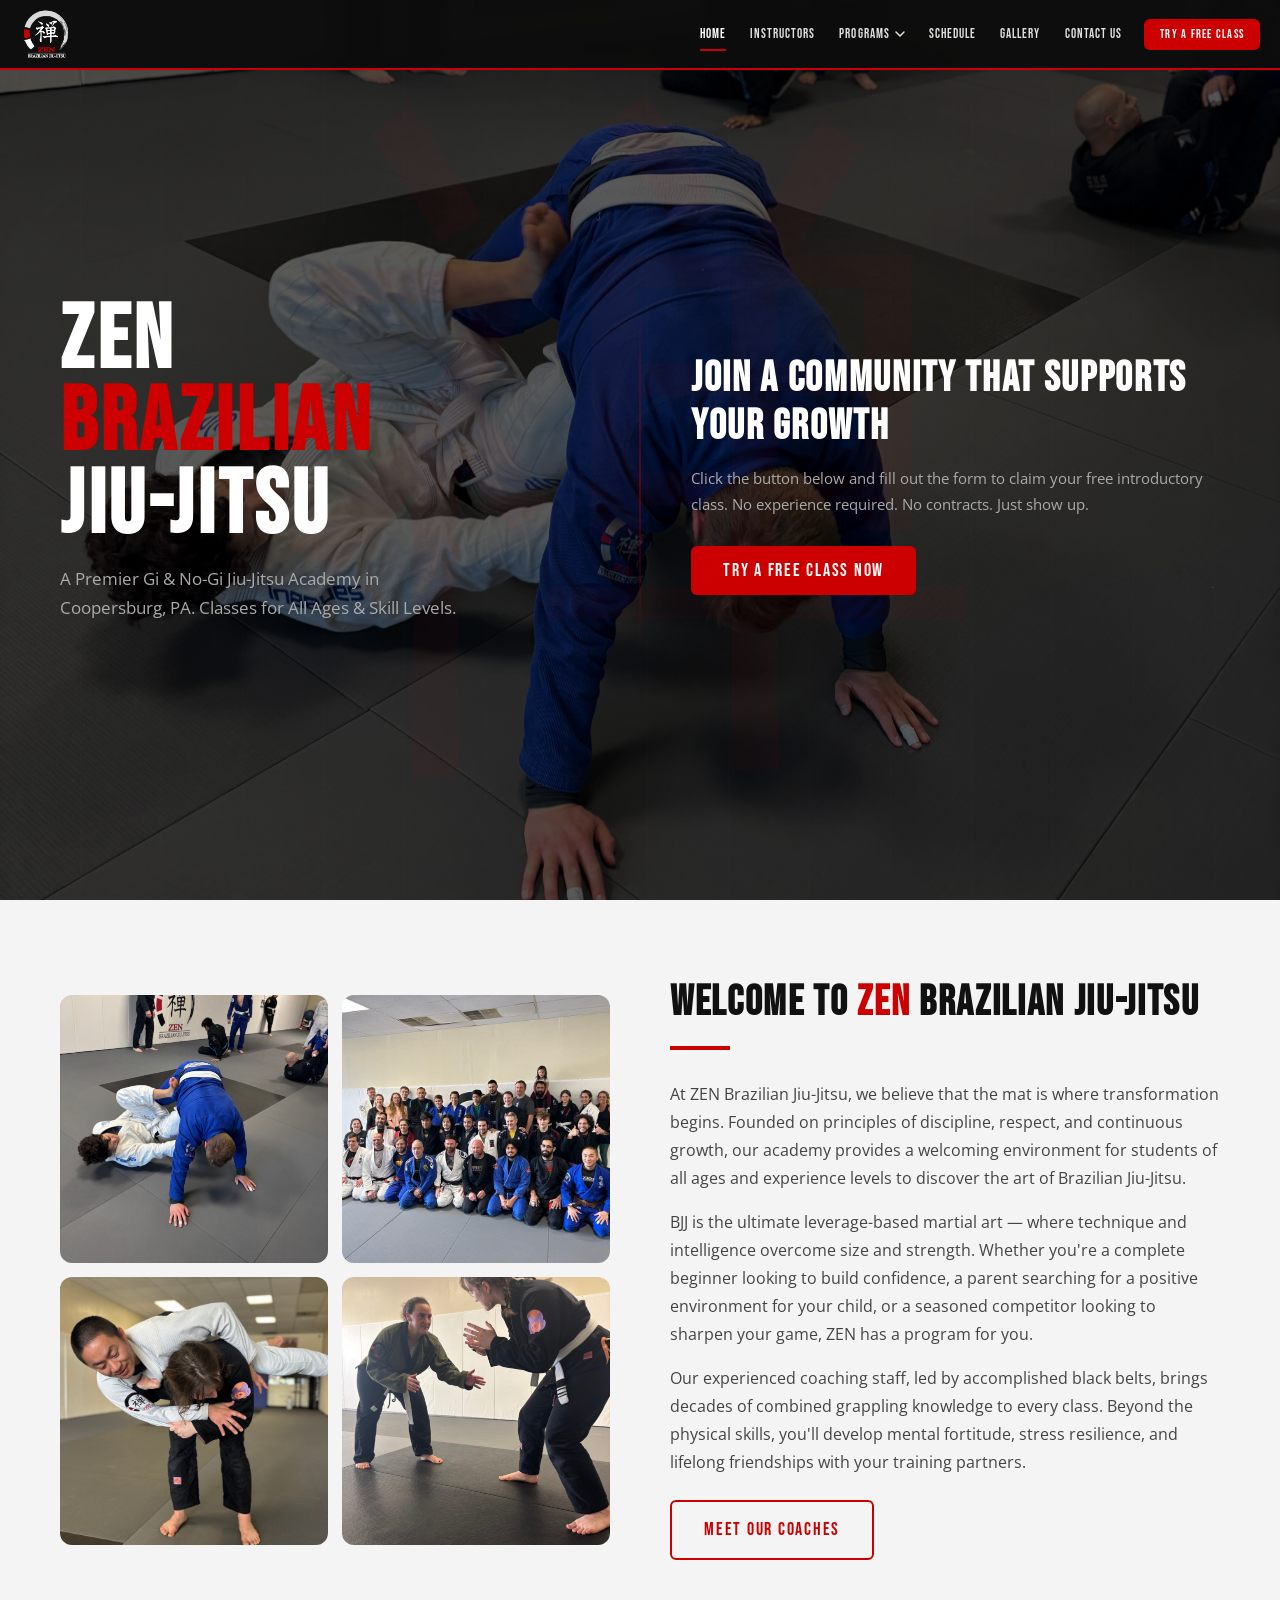
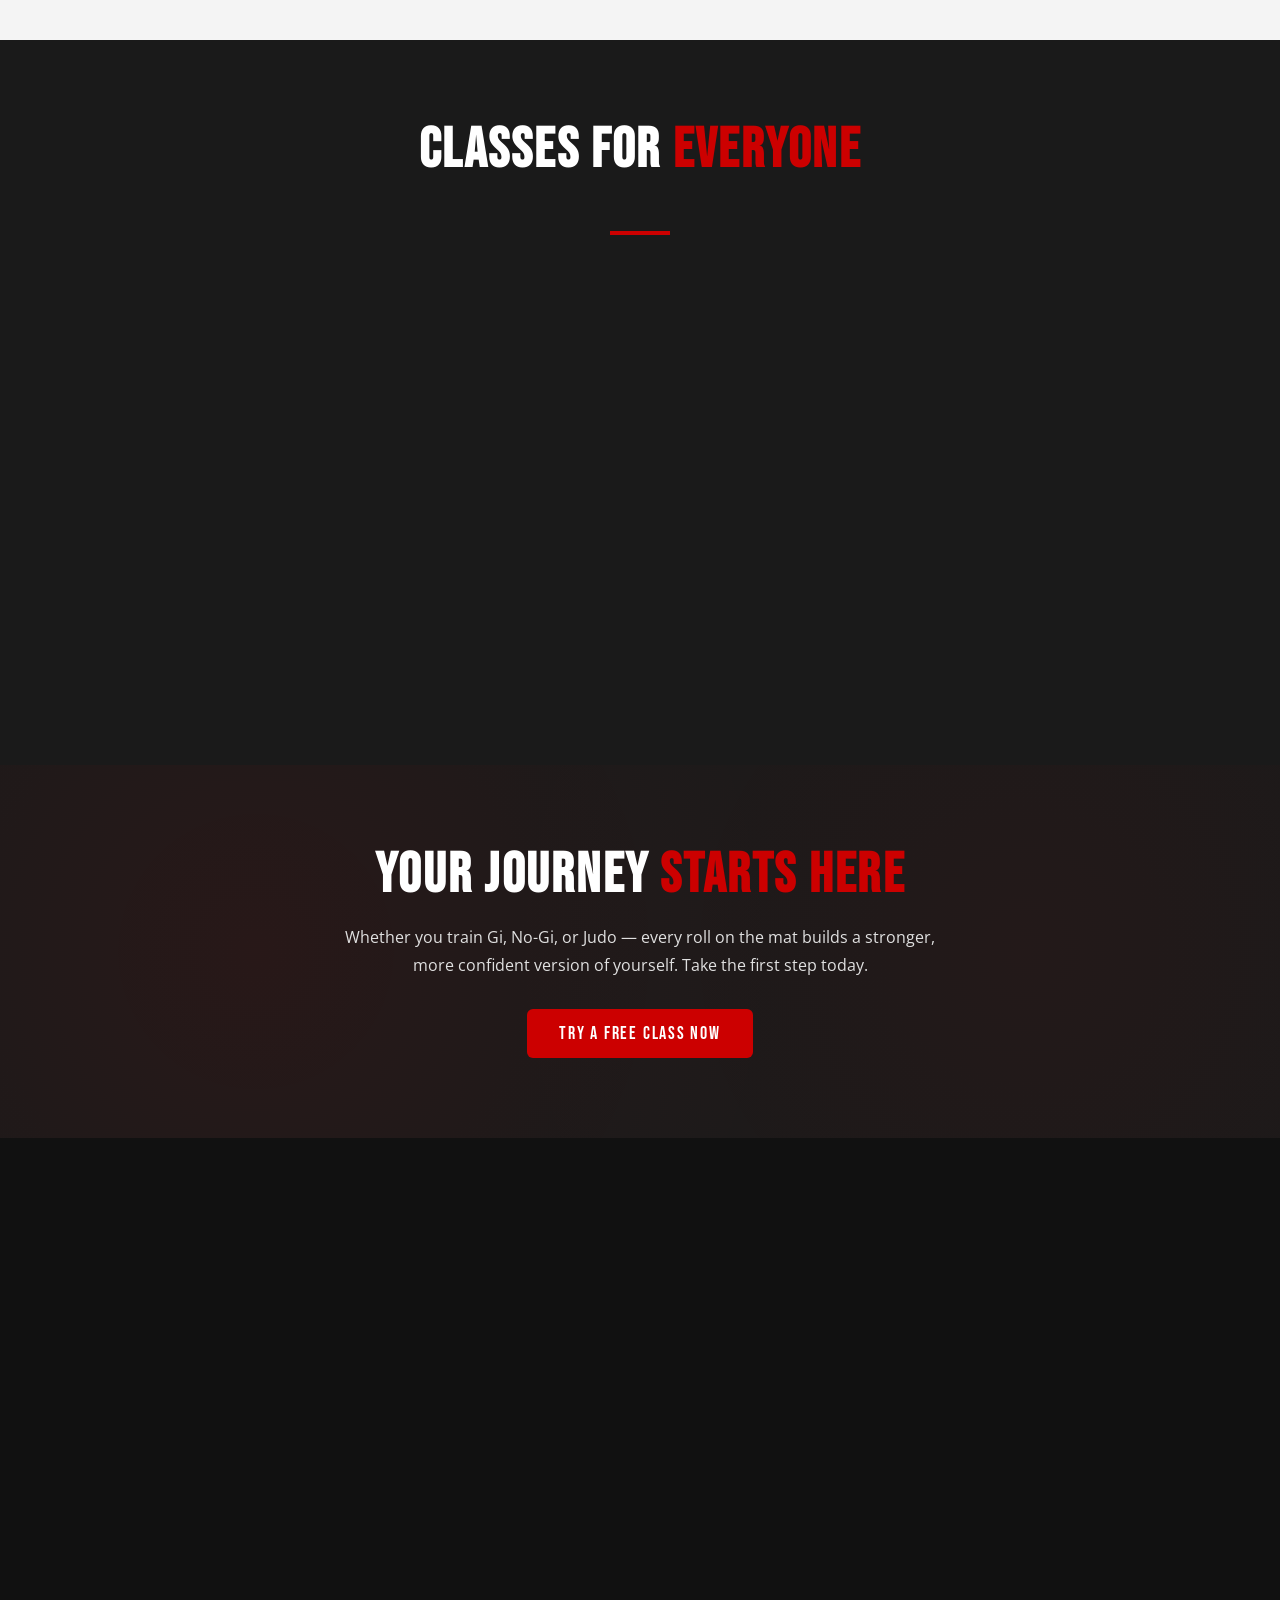
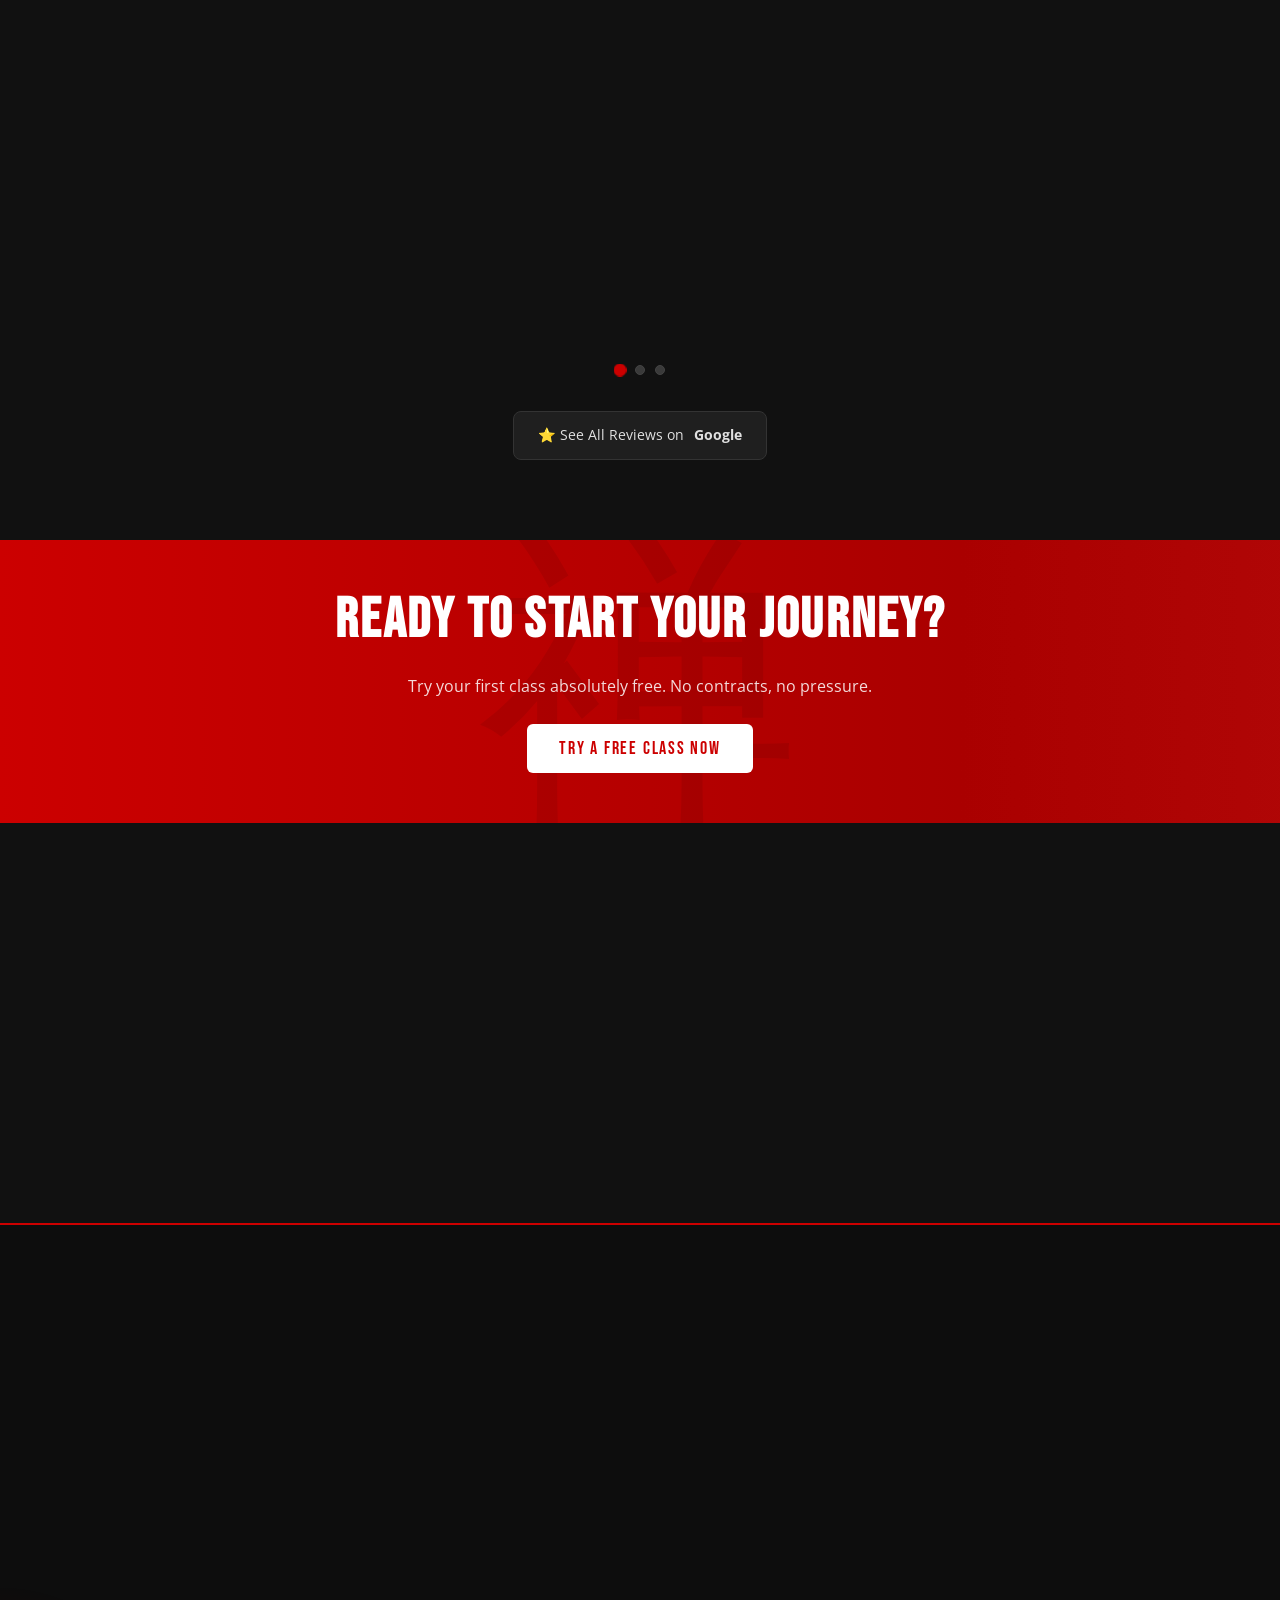
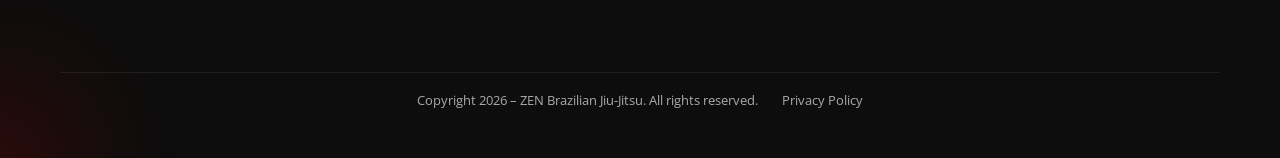
<file: index.html>
<!DOCTYPE html>
<html lang="en">
<head>
  <meta charset="UTF-8">
  <meta name="viewport" content="width=device-width, initial-scale=1.0">
  <title>Brazilian Jiu-Jitsu &amp; Judo Classes in Coopersburg, PA | ZEN Brazilian Jiu-Jitsu</title>
  <meta name="description" content="ZEN Brazilian Jiu-Jitsu in Coopersburg, PA offers world-class Gi &amp; No-Gi BJJ, Judo, and Kids martial arts classes for all ages and skill levels. Try a free class today!">
  <link rel="canonical" href="https://www.zenjiujitsucoopersburg.com/">
  <!-- Open Graph -->
  <meta property="og:title" content="Brazilian Jiu-Jitsu &amp; Judo Classes in Coopersburg, PA | ZEN Brazilian Jiu-Jitsu">
  <meta property="og:description" content="ZEN Brazilian Jiu-Jitsu in Coopersburg, PA offers world-class Gi &amp; No-Gi BJJ, Judo, and Kids martial arts classes for all ages and skill levels. Try a free class today!">
  <meta property="og:type" content="website">
  <meta property="og:url" content="https://www.zenjiujitsucoopersburg.com/">
  <meta property="og:image" content="https://www.zenjiujitsucoopersburg.com/images/og-home.jpg">
  <meta property="og:site_name" content="ZEN Brazilian Jiu-Jitsu">
  <!-- Twitter Card -->
  <meta name="twitter:card" content="summary_large_image">
  <meta name="twitter:title" content="ZEN Brazilian Jiu-Jitsu | Coopersburg, PA">
  <meta name="twitter:description" content="Premier Gi &amp; No-Gi BJJ, Judo, and Kids martial arts in Coopersburg, PA. First class free!">
  <!-- Google Fonts -->
  <link rel="preconnect" href="https://fonts.googleapis.com">
  <link rel="preconnect" href="https://fonts.gstatic.com" crossorigin>
  <link rel="preconnect" href="https://maps.googleapis.com">
  <link rel="preconnect" href="https://maps.gstatic.com" crossorigin>
  <link rel="dns-prefetch" href="https://maps.googleapis.com">
  <link rel="dns-prefetch" href="https://maps.gstatic.com">
  <link href="https://fonts.googleapis.com/css2?family=Bebas+Neue&family=Open+Sans:wght@300;400;600;700&display=swap" rel="stylesheet">
  <link rel="stylesheet" href="css/styles.css">
  <link rel="stylesheet" href="https://unpkg.com/aos@2.3.4/dist/aos.css">
  <!-- Schema Markup -->
  <script type="application/ld+json">
  {
    "@context": "https://schema.org",
    "@graph": [
      {
        "@type": ["LocalBusiness", "SportsActivityLocation"],
        "@id": "https://www.zenjiujitsucoopersburg.com/#business",
        "name": "ZEN Brazilian Jiu-Jitsu",
        "description": "Premier Gi & No-Gi Brazilian Jiu-Jitsu and Judo academy in Coopersburg, PA serving the Lehigh Valley area.",
        "url": "https://www.zenjiujitsucoopersburg.com",
        "telephone": "+16108275929",
        "email": "whsieh@zenjiujitsucoopersburg.com",
        "address": {
          "@type": "PostalAddress",
          "streetAddress": "7001 Route 309 North, Store #15",
          "addressLocality": "Coopersburg",
          "addressRegion": "PA",
          "postalCode": "18036",
          "addressCountry": "US"
        },
        "geo": {"@type": "GeoCoordinates", "latitude": "40.5077", "longitude": "-75.3897"},
        "openingHours": ["Mo 12:00-20:00","Tu 18:00-20:00","We 12:00-20:00","Th 18:00-20:00","Fr 12:00-20:00","Sa 09:00-12:00"],
        "sameAs": ["https://www.facebook.com/ZenBJJCoopersburg","https://www.instagram.com/zen_brazilian_jiujitsu/"],
        "aggregateRating": {"@type": "AggregateRating","ratingValue": "5.0","reviewCount": "47","bestRating": "5","worstRating": "1"}
      }
    ]
  }
  </script>
  <!-- Google Tag Manager placeholder -->
  <!-- GTM: Replace with your GTM container snippet -->
  <!-- Google Analytics GA4 placeholder -->
  <!-- GA4: Replace with your G-XXXXXXXX measurement ID -->
  <style>
    .home-hero {
      background: none;
      min-height: 100vh;
      display: flex;
      align-items: center;
      position: relative;
      overflow: hidden;
    }
    /* Ken Burns image layer — handled by .hero-kbg in styles.css */
    .home-hero .hero-kbg {
      background-image: url('Homepage%20Images/Copy_of_IMG_3097.jpg');
    }
    /* Dark overlay layer */
    .home-hero .hero-overlay-dark {
      background: rgba(0,0,0,0.65);
    }
    /* 禅 watermark */
    .home-hero::before {
      content: '禅';
      position: absolute;
      font-family: serif;
      font-size: 55vw;
      color: rgba(204,0,0,0.03);
      top: 50%; left: 50%;
      transform: translate(-50%, -50%);
      line-height: 1;
      pointer-events: none;
      user-select: none;
      z-index: 2;
    }
    /* Subtle grid texture */
    .home-hero::after {
      content: '';
      position: absolute;
      inset: 0;
      background: repeating-linear-gradient(
        90deg,
        transparent,
        transparent 80px,
        rgba(255,255,255,0.008) 80px,
        rgba(255,255,255,0.008) 81px
      );
      pointer-events: none;
      z-index: 2;
    }
    .hero-split {
      display: grid;
      grid-template-columns: 1fr 2px 1fr;
      gap: 50px;
      align-items: center;
      position: relative;
      z-index: 3;
      padding: calc(var(--nav-height) + 70px) 20px 90px;
      max-width: 1200px;
      margin: 0 auto;
      width: 100%;
    }
    .hero-divider {
      background: linear-gradient(to bottom, transparent, rgba(204,0,0,0.4), transparent);
      align-self: stretch;
      min-height: 300px;
    }
    .hero-left h1 {
      font-size: clamp(3rem, 7vw, 6rem);
      line-height: 0.92;
      color: #fff;
      margin-bottom: 18px;
    }
    .hero-left h1 em { color: #CC0000; font-style: normal; }
    .hero-left p {
      font-size: 1.05rem;
      color: #aaa;
      max-width: 420px;
      line-height: 1.7;
      margin-bottom: 28px;
    }
    .hero-right h2 {
      font-size: clamp(1.6rem, 3.5vw, 2.6rem);
      color: #fff;
      margin-bottom: 14px;
      line-height: 1.15;
    }
    .hero-right p { font-size: 0.95rem; color: #aaa; margin-bottom: 28px; }
    @media (max-width: 768px) {
      .hero-split { grid-template-columns: 1fr; gap: 30px; text-align: center; }
      .hero-divider { display: none; }
      .hero-left p { max-width: 100%; }
    }
    /* Reveal animations */
    .reveal { opacity: 0; transform: translateY(24px); transition: opacity 0.7s ease, transform 0.7s ease; }
    .reveal.revealed { opacity: 1; transform: translateY(0); }
  </style>
</head>
<body>

<!-- NAV -->
<nav id="navbar" aria-label="Main navigation">
  <div class="nav-inner">
    <a href="index.html" class="nav-logo" aria-label="ZEN Brazilian Jiu-Jitsu Home">
      <div class="nav-logo-wrap">
        <img src="Logos/Zen%20Logo%20White.webp" alt="ZEN Brazilian Jiu-Jitsu" class="nav-logo-img">
      </div>
    </a>
    <div class="nav-links" role="navigation">
      <a href="index.html" class="active">Home</a>
      <a href="instructors.html">Instructors</a>
      <div class="nav-dropdown">
        <button class="nav-dropdown-toggle" aria-expanded="false" aria-haspopup="true">PROGRAMS <svg class="nav-chevron" viewBox="0 0 10 7" fill="none" aria-hidden="true"><path d="M1 1l4 4 4-4" stroke="currentColor" stroke-width="1.5" stroke-linecap="round" stroke-linejoin="round"/></svg></button>
        <div class="nav-dropdown-menu" role="menu">
          <a href="adult-bjj.html" role="menuitem">Adult Jiu-Jitsu</a>
          <a href="kids-bjj.html" role="menuitem">Kids Jiu-Jitsu</a>
          <a href="judo.html" role="menuitem">Judo</a>
        </div>
      </div>
      <a href="schedule.html">Schedule</a>
      <a href="gallery.html">Gallery</a>
      <a href="contact.html">Contact Us</a>
      <button class="btn nav-cta" data-modal aria-label="Try a free class">TRY A FREE CLASS</button>
    </div>
    <button class="hamburger" id="hamburger" aria-label="Toggle navigation menu" aria-expanded="false" aria-controls="navDrawer">
      <span></span><span></span><span></span>
    </button>
  </div>
</nav>
<div id="drawerOverlay" style="position:fixed;inset:0;background:rgba(0,0,0,0.6);z-index:998;display:none;"></div>
<nav class="nav-drawer" id="navDrawer" aria-label="Mobile navigation">
  <a href="index.html" class="active">Home</a>
  <a href="instructors.html">Instructors</a>
  <div class="drawer-programs">
    <button class="drawer-programs-toggle" aria-expanded="false">PROGRAMS <svg class="drawer-chevron" viewBox="0 0 10 7" fill="none" aria-hidden="true"><path d="M1 1l4 4 4-4" stroke="currentColor" stroke-width="1.5" stroke-linecap="round" stroke-linejoin="round"/></svg></button>
    <div class="drawer-programs-sub" hidden>
      <a href="adult-bjj.html">Adult Jiu-Jitsu</a>
      <a href="kids-bjj.html">Kids Jiu-Jitsu</a>
      <a href="judo.html">Judo</a>
    </div>
  </div>
  <a href="schedule.html">Schedule</a>
  <a href="gallery.html">Gallery</a>
  <a href="contact.html">Contact Us</a>
  <a class="drawer-cta" href="#" data-modal>TRY A FREE CLASS</a>
</nav>

<!-- MODAL -->
<div class="modal-overlay" id="modalOverlay" role="dialog" aria-modal="true" aria-labelledby="modalTitle" aria-hidden="true">
  <div class="modal-card">
    <button class="modal-close" id="modalClose" aria-label="Close modal">×</button>
    <div class="modal-logo">
      <div style="width:64px;height:64px;margin:0 auto 10px;">
        <svg viewBox="0 0 64 64" fill="none" xmlns="http://www.w3.org/2000/svg">
          <circle cx="32" cy="32" r="30" stroke="#CC0000" stroke-width="2" fill="none"/>
          <text x="32" y="44" text-anchor="middle" font-family="serif" font-size="32" fill="white">禅</text>
          <rect x="12" y="54" width="40" height="4" fill="#CC0000" rx="2"/>
        </svg>
      </div>
      <h3 id="modalTitle">CLAIM YOUR FREE CLASS</h3>
      <p>No experience needed. All ages &amp; levels welcome.</p>
    </div>
    <form class="modal-form" id="modalForm" novalidate>
      <div class="form-row">
        <div class="form-group">
          <label>First Name <span class="required-star">*</span></label>
          <input type="text" id="modalFirst" name="first_name" required placeholder="First Name" autocomplete="given-name">
        </div>
        <div class="form-group">
          <label>Last Name <span class="required-star">*</span></label>
          <input type="text" id="modalLast" name="last_name" required placeholder="Last Name" autocomplete="family-name">
        </div>
      </div>
      <div class="form-group">
        <label>Phone <span class="required-star">*</span></label>
        <input type="tel" id="modalPhone" name="phone" required placeholder="Phone" autocomplete="tel">
      </div>
      <div class="form-group">
        <label>Email <span class="required-star">*</span></label>
        <input type="email" id="modalEmail" name="email" required placeholder="Email" autocomplete="email">
      </div>
      <div class="form-group">
        <label for="modalProgram">What Program Are You Interested In? <span class="required-star">*</span></label>
        <select id="modalProgram" name="program" required>
          <option value="" disabled selected>Select a Program</option>
          <option value="adult-bjj">Adult BJJ Program (Age 18 and above)</option>
          <option value="kids-bjj">Kids BJJ Program (Age 5 and above)</option>
          <option value="judo">Judo BJJ Program (All Levels)</option>
        </select>
      </div>
      <button type="submit" class="btn btn-red btn-pulse">Try A Free Class Now</button>
      <div class="consent-item">
        <input type="checkbox" id="sms-consent" name="sms_consent" value="yes">
        <label for="sms-consent">I Consent to Receive SMS Notifications and Alerts from W&amp;J BJJ Academy LLC. Frequency varies. Message &amp; data rates may apply. Text HELP to 610-827-5929 for assistance. You can reply STOP to unsubscribe.</label>
      </div>
      <div class="consent-item">
        <input type="checkbox" id="marketing-consent" name="marketing_consent" value="yes">
        <label for="marketing-consent">I agree to receive Marketing and Promotional messages from W&amp;J BJJ Academy LLC at the phone number provided above. This agreement isn't a condition of any purchase. Msg &amp; data rates may apply, message frequencies vary. Text HELP to 610-827-5929 for assistance, reply STOP or OUT to opt out or to unsubscribe at any time.</label>
      </div>
      <p class="popup-privacy-link">
        By submitting this form, you agree to our <a href="privacy-policy.html" target="_blank">Privacy Policy</a>.
      </p>
    </form>
  </div>
</div>

<!-- HERO -->
<section class="home-hero" aria-label="Hero section">
  <div class="hero-kbg" aria-hidden="true"></div>
  <div class="hero-overlay-dark" aria-hidden="true"></div>
  <div class="hero-split">
    <div class="hero-left" data-aos="fade-right" data-aos-duration="800">
      <h1>ZEN<br><em>BRAZILIAN</em><br>JIU-JITSU</h1>
      <p>A Premier Gi &amp; No-Gi Jiu-Jitsu Academy in Coopersburg, PA. Classes for All Ages &amp; Skill Levels.</p>
    </div>
    <div class="hero-divider" aria-hidden="true"></div>
    <div class="hero-right" data-aos="fade-left" data-aos-duration="800" data-aos-delay="200">
      <h2>JOIN A COMMUNITY THAT SUPPORTS YOUR GROWTH</h2>
      <p>Click the button below and fill out the form to claim your free introductory class. No experience required. No contracts. Just show up.</p>
      <button class="btn btn-red btn-pulse" data-modal aria-label="Try a free class" data-aos="zoom-in" data-aos-duration="600" data-aos-delay="500">TRY A FREE CLASS NOW</button>
    </div>
  </div>
</section>

<!-- ABOUT -->
<section class="about-section" aria-labelledby="about-heading">
  <div class="container">
    <div class="about-inner">
      <div class="about-mosaic">
        <img src="Homepage%20Images/Copy_of_IMG_3097.jpg" alt="BJJ students grappling on the mat at ZEN Brazilian Jiu-Jitsu Coopersburg PA" loading="lazy" style="object-fit:cover;" data-aos="fade-up" data-aos-delay="0">
        <img src="Homepage%20Images/Zen%20Picture%201.jpg" alt="ZEN Brazilian Jiu-Jitsu community team photo in Coopersburg PA" loading="lazy" style="object-fit:cover;" data-aos="fade-up" data-aos-delay="100">
        <img src="Homepage%20Images/IMG_9017.jpg" alt="Instructor teaching a judo throw to a young student at ZEN Brazilian Jiu-Jitsu" loading="lazy" style="object-fit:cover;" data-aos="fade-up" data-aos-delay="200">
        <img src="Homepage%20Images/IMG_8934.jpg" alt="Training session at ZEN Brazilian Jiu-Jitsu in Coopersburg PA" loading="lazy" style="object-fit:cover;" data-aos="fade-up" data-aos-delay="300">
      </div>
      <div class="about-text" data-aos="fade-left" data-aos-delay="150">
        <h2 id="about-heading">Welcome to <span class="accent-red">ZEN</span> Brazilian Jiu-Jitsu</h2>
        <div class="divider"></div>
        <p>At ZEN Brazilian Jiu-Jitsu, we believe that the mat is where transformation begins. Founded on principles of discipline, respect, and continuous growth, our academy provides a welcoming environment for students of all ages and experience levels to discover the art of Brazilian Jiu-Jitsu.</p>
        <p>BJJ is the ultimate leverage-based martial art — where technique and intelligence overcome size and strength. Whether you're a complete beginner looking to build confidence, a parent searching for a positive environment for your child, or a seasoned competitor looking to sharpen your game, ZEN has a program for you.</p>
        <p>Our experienced coaching staff, led by accomplished black belts, brings decades of combined grappling knowledge to every class. Beyond the physical skills, you'll develop mental fortitude, stress resilience, and lifelong friendships with your training partners.</p>
        <a href="instructors.html" class="btn btn-outline-red" style="margin-top:8px;">MEET OUR COACHES</a>
      </div>
    </div>
  </div>
</section>

<!-- PROGRAMS -->
<section class="programs-section" id="programs" aria-labelledby="programs-heading">
  <div class="container">
    <h2 id="programs-heading" class="text-center">CLASSES FOR <span class="accent-red">EVERYONE</span></h2>
    <div class="divider center"></div>
    <div class="programs-grid">
      <article class="program-card" data-aos="fade-up" data-aos-delay="0">
        <div class="card-bg" style="background-image: url('Adult%20Jiu-Jitsu%20images/Copy_of_IMG_2291.jpg');" aria-hidden="true"></div>
        <div class="card-content">
          <h3>ADULT JIU-JITSU</h3>
          <span class="card-badge">Ages 18 and Above</span>
          <p class="card-desc">Gi &amp; No-Gi classes for all skill levels. Build real-world self-defense skills, get in the best shape of your life, and join a community that pushes you to be your best.</p>
          <a href="adult-bjj.html" class="btn btn-outline-red">LEARN MORE</a>
        </div>
      </article>
      <article class="program-card" data-aos="fade-up" data-aos-delay="150">
        <div class="card-bg" style="background-image: url('Kids%20Jiu-Jitsu%20images%20/IMG_8050.jpg');" aria-hidden="true"></div>
        <div class="card-content">
          <h3>KIDS JIU-JITSU</h3>
          <span class="card-badge">Ages 5 and Above</span>
          <p class="card-desc">Fun, safe, and structured programs for children of all ages. Build confidence, focus, discipline, and real anti-bullying skills in a supportive environment.</p>
          <a href="kids-bjj.html" class="btn btn-outline-red">LEARN MORE</a>
        </div>
      </article>
      <article class="program-card" data-aos="fade-up" data-aos-delay="300">
        <div class="card-bg" style="background-image: url('Judo%20images%20/IMG_8960.jpg');" aria-hidden="true"></div>
        <div class="card-content">
          <h3>JUDO</h3>
          <span class="card-badge">All Levels</span>
          <p class="card-desc">Traditional Japanese martial art focusing on powerful throws, takedowns, and ground control. Perfect for all ages and a great complement to BJJ and wrestling.</p>
          <a href="judo.html" class="btn btn-outline-red">LEARN MORE</a>
        </div>
      </article>
    </div>
  </div>
</section>

<!-- JOURNEY CTA -->
<section class="journey-section" aria-label="Start your journey">
  <div class="container">
    <h2>Your Journey <span class="accent-red">Starts Here</span></h2>
    <p>Whether you train Gi, No-Gi, or Judo — every roll on the mat builds a stronger, more confident version of yourself. Take the first step today.</p>
    <button class="btn btn-red btn-pulse" data-modal>TRY A FREE CLASS NOW</button>
  </div>
</section>

<!-- TESTIMONIALS -->
<section class="testimonials-section" aria-labelledby="reviews-heading">
  <div class="container">
    <h2 id="reviews-heading" class="text-center" data-aos="fade-up">What Our Members Say...</h2>
    <p class="section-sub" data-aos="fade-up" data-aos-delay="100">Real Experiences, Real Results</p>

    <div class="reviews-carousel-wrapper" id="reviewsCarouselWrapper" data-aos="fade-up" data-aos-delay="200">
      <button class="carousel-btn carousel-prev" id="carouselPrev" aria-label="Previous reviews">
        <svg viewBox="0 0 24 24" fill="none" stroke="currentColor" stroke-width="2.5" stroke-linecap="round" stroke-linejoin="round" aria-hidden="true"><polyline points="15 18 9 12 15 6"/></svg>
      </button>

      <div class="reviews-carousel" id="reviewsCarousel">
        <div class="reviews-track" id="reviewsTrack">

          <article class="review-card">
            <div class="stars" aria-label="5 out of 5 stars">⭐⭐⭐⭐⭐</div>
            <p class="review-text">"Zen Brazilian Jiu-Jitsu is the place to train! I've never done any combat or contact sports before but coming to Zen has really helped me understand the basics and learn more as I keep going. The teachers are very knowledgeable and helpful. The people who train there are also very friendly. If you're like me and want to try out martial arts, I'd definitely recommend coming to Zen BJJ."</p>
            <div class="reviewer-name">Jacob Wiesner</div>
            <div class="reviewer-label">Google Review</div>
            <div class="watermark" aria-hidden="true">BRAZILIAN JIU-JITSU</div>
          </article>

          <article class="review-card">
            <div class="stars" aria-label="5 out of 5 stars">⭐⭐⭐⭐⭐</div>
            <p class="review-text">"Been coming here for a few months, the amount of knowledge I've retained in that short time is a testament to Coach Wen and the program he put together. His gym is clean. He preaches safety first and is able to break moves down so everyone is able to understand the task at hand. Bonus, his judo classes are awesome. You cannot go wrong with Zen BJJ! Would give 6 stars if I could."</p>
            <div class="reviewer-name">Harry Overly</div>
            <div class="reviewer-label">Local Guide · Google Review</div>
            <div class="watermark" aria-hidden="true">BRAZILIAN JIU-JITSU</div>
          </article>

          <article class="review-card">
            <div class="stars" aria-label="5 out of 5 stars">⭐⭐⭐⭐⭐</div>
            <p class="review-text">"I was totally nervous about trying jiu-jitsu, but Wen and everyone at the gym is so welcoming for people of all levels of experience &amp; all ages. And my kids loved flipping me over! It was really fun!"</p>
            <div class="reviewer-name">Stefanie Clark</div>
            <div class="reviewer-label">Local Guide · Google Review</div>
            <div class="watermark" aria-hidden="true">BRAZILIAN JIU-JITSU</div>
          </article>

          <article class="review-card">
            <div class="stars" aria-label="5 out of 5 stars">⭐⭐⭐⭐⭐</div>
            <p class="review-text">"Zen Brazilian Jiu-Jitsu is a fantastic place to train! Wen and his team of instructors are detail-oriented, goal-driven, and truly dedicated to their students' progress. With a flexible class schedule, friendly training partners, and a positive atmosphere, I highly recommend stopping in for a trial class!"</p>
            <div class="reviewer-name">Will C</div>
            <div class="reviewer-label">Google Review</div>
            <div class="watermark" aria-hidden="true">BRAZILIAN JIU-JITSU</div>
          </article>

          <article class="review-card">
            <div class="stars" aria-label="5 out of 5 stars">⭐⭐⭐⭐⭐</div>
            <p class="review-text">"We are so grateful for this community. We started my daughter there when they first opened up back in November of 2024 and I can't believe the progress she has made from then until now. It's incredible to watch her and the rest of the kids that consistently show up. She would go every day if she could. Coach Wen and the staff are phenomenal. I highly recommend this gym to any family!"</p>
            <div class="reviewer-name">Katie Morris</div>
            <div class="reviewer-label">Google Review</div>
            <div class="watermark" aria-hidden="true">BRAZILIAN JIU-JITSU</div>
          </article>

          <article class="review-card">
            <div class="stars" aria-label="5 out of 5 stars">⭐⭐⭐⭐⭐</div>
            <p class="review-text">"Phenomenal gym. Several very experienced instructors who are both personable and diligent. Great facility, environment, and an abundance of experience in grappling. I highly recommend Zen to anyone just starting out or simply looking for a new place to train. See you on the mats!"</p>
            <div class="reviewer-name">Damien Sanchez</div>
            <div class="reviewer-label">Google Review</div>
            <div class="watermark" aria-hidden="true">BRAZILIAN JIU-JITSU</div>
          </article>

          <article class="review-card">
            <div class="stars" aria-label="5 out of 5 stars">⭐⭐⭐⭐⭐</div>
            <p class="review-text">"I've been to several BJJ gyms over the years, and as far as I can tell, Zen is a fantastic place to train. The people were super welcoming from day one (and there's a good number of women who frequently train there yay!) and the mats are nice and clean. They've got a variety of instructors who will teach old school moves, more modern techniques, wrestling, and even Judo to make for a well-rounded grappling experience. The schedule is flexible with mid-day classes and afternoon classes all week, so you're really getting your money's worth with an all-inclusive membership if you hit as many classes as possible. It's a relatively small gym, but they've got great competition at all levels."</p>
            <div class="reviewer-name">Izzy Hoang</div>
            <div class="reviewer-label">Google Review</div>
            <div class="watermark" aria-hidden="true">BRAZILIAN JIU-JITSU</div>
          </article>

          <article class="review-card">
            <div class="stars" aria-label="5 out of 5 stars">⭐⭐⭐⭐⭐</div>
            <p class="review-text">"Zen Brazilian Jiu Jitsu is everything you could want in a martial arts school and more. Wen, the owner, along with the other instructors are incredibly knowledgeable and patient, offering personalized guidance whether you're a complete beginner or a seasoned practitioner. The facility is clean, well-organized, and has a great energy. They balance technical instruction with a focus on mindset and personal growth. It's not just about learning to roll — it's about building confidence, discipline, and resilience. If you're looking for a place to train that feels like family and pushes you to be your best, Zen BJJ is it. Highly recommend giving it a try — you won't regret it!"</p>
            <div class="reviewer-name">Christopher Blowars</div>
            <div class="reviewer-label">ZEN BJJ Instructor</div>
            <div class="watermark" aria-hidden="true">BRAZILIAN JIU-JITSU</div>
          </article>

          <article class="review-card">
            <div class="stars" aria-label="5 out of 5 stars">⭐⭐⭐⭐⭐</div>
            <p class="review-text">"Zen Brazilian Jiu Jitsu is absolutely top-notch! From the moment you walk in, you're welcomed by an incredibly supportive and respectful community. The instructors are not only highly skilled but also excellent teachers — they break down techniques clearly and ensure everyone, from beginners to advanced practitioners, feels comfortable and challenged. The facility is always clean and well-maintained, creating the perfect environment for training. Whether you're looking to improve fitness, build confidence, or master the art of Jiu Jitsu, this is the place to be. Highly recommend Zen BJJ to anyone considering taking their first class or looking to take their game to the next level!"</p>
            <div class="reviewer-name">Barrington Corey Baker</div>
            <div class="reviewer-label">Local Guide · Google Review</div>
            <div class="watermark" aria-hidden="true">BRAZILIAN JIU-JITSU</div>
          </article>

        </div><!-- /reviews-track -->
      </div><!-- /reviews-carousel -->

      <button class="carousel-btn carousel-next" id="carouselNext" aria-label="Next reviews">
        <svg viewBox="0 0 24 24" fill="none" stroke="currentColor" stroke-width="2.5" stroke-linecap="round" stroke-linejoin="round" aria-hidden="true"><polyline points="9 18 15 12 9 6"/></svg>
      </button>
    </div><!-- /reviews-carousel-wrapper -->

    <div class="carousel-dots" id="carouselDots" role="tablist" aria-label="Review navigation"></div>

    <div style="text-align:center;margin-top:36px;">
      <a href="https://www.google.com/search?newwindow=ANbL-n6jtVjjmo40pLEKSWnHj_0fv2LIiQ:1776117030747&q=Zen+Brazilian+Jiu-Jitsu,+7001+PA-309,+Coopersburg,+PA+18036,+United+States&si=AL3DRZEsmMGCryMMFSHJ3StBhOdZ2-6yYkXd_doETEE1OR-qOXPxCbQCdAypytVNDpJ05wscndrPcM5QG6sQ3BqxLQsaULzF_dbfhcZn3fAzvhtK1FI_rAlTTEml113O00PALrPRSC0u4I9Mvt58v6vvNNKcwxQ9mQ%3D%3D&sa=X&ved=2ahUKEwjozcnF5-uTAxXKB9sEHUOBLYYQrrQLegQIMRAA&biw=1440&bih=812&dpr=2" target="_blank" rel="noopener noreferrer" style="display:inline-flex;align-items:center;gap:10px;background:#1f1f1f;border:1px solid #333;border-radius:8px;padding:12px 24px;color:#e0e0e0;font-size:0.88rem;transition:0.3s;" aria-label="See all Google reviews">
        ⭐ See All Reviews on <strong>Google</strong>
      </a>
    </div>
  </div>
</section>

<!-- FINAL CTA -->
<section class="cta-banner" aria-label="Call to action">
  <h2>READY TO START YOUR JOURNEY?</h2>
  <p style="color:rgba(255,255,255,0.85);margin-bottom:24px;font-size:1rem;position:relative;">Try your first class absolutely free. No contracts, no pressure.</p>
  <button class="btn" data-modal style="background:white;color:#CC0000;font-size:1.1rem;position:relative;">TRY A FREE CLASS NOW</button>
</section>

<!-- MAP -->
<section class="map-section" aria-label="Gym location map">
  <div class="map-container">
    <div class="map-facade" data-map-src="https://www.google.com/maps/embed?pb=!1m18!1m12!1m3!1d3041.0!2d-75.39!3d40.508!2m3!1f0!2f0!3f0!3m2!1i1024!2i768!4f13.1!3m3!1m2!1s0x0%3A0x0!2s7001+Route+309+N%2C+Coopersburg%2C+PA+18036!5e0!3m2!1sen!2sus!4v1700000000000!5m2!1sen!2sus" data-map-title="ZEN Brazilian Jiu-Jitsu location map — 7001 Route 309 North Coopersburg PA">
      <div class="map-facade-overlay">
        <svg class="map-facade-pin" viewBox="0 0 24 24" xmlns="http://www.w3.org/2000/svg" aria-hidden="true"><path d="M12 2C8.13 2 5 5.13 5 9c0 5.25 7 13 7 13s7-7.75 7-13c0-3.87-3.13-7-7-7zm0 9.5c-1.38 0-2.5-1.12-2.5-2.5s1.12-2.5 2.5-2.5 2.5 1.12 2.5 2.5-1.12 2.5-2.5 2.5z"/></svg>
        <span class="map-facade-text">CLICK TO VIEW MAP</span>
      </div>
    </div>
  </div>
</section>

<!-- FOOTER -->
<footer>
  <div class="container">
    <div class="footer-inner" data-aos="fade-up" data-aos-offset="40">
      <div class="footer-brand">
        <a href="index.html" class="footer-logo" aria-label="ZEN Brazilian Jiu-Jitsu Home">
          <img src="Logos/Zen%20Logo%20White.webp" alt="ZEN Brazilian Jiu-Jitsu" class="footer-logo-img">
        </a>
        <p>A premier Gi &amp; No-Gi Jiu-Jitsu academy in Coopersburg, PA. Classes for all ages and skill levels in the Lehigh Valley.</p>
        <div class="footer-social">
          <a href="https://www.facebook.com/ZenBJJCoopersburg" class="social-circle" target="_blank" rel="noopener noreferrer" aria-label="ZEN BJJ on Facebook">
            <svg viewBox="0 0 24 24" style="fill:white;width:20px;height:20px" aria-hidden="true"><path d="M18 2h-3a5 5 0 00-5 5v3H7v4h3v8h4v-8h3l1-4h-4V7a1 1 0 011-1h3z"/></svg>
          </a>
          <a href="https://www.instagram.com/zen_brazilian_jiujitsu/" class="social-circle" target="_blank" rel="noopener noreferrer" aria-label="ZEN BJJ on Instagram">
            <svg viewBox="0 0 24 24" style="fill:none;stroke:white;stroke-width:2;width:20px;height:20px" aria-hidden="true"><rect x="2" y="2" width="20" height="20" rx="5"/><circle cx="12" cy="12" r="4"/><circle cx="17.5" cy="6.5" r="0.5" fill="white"/></svg>
          </a>
        </div>
      </div>
      <div class="footer-col">
        <h4>Quick Links</h4>
        <ul>
          <li><a href="index.html">Home</a></li>
          <li><a href="instructors.html">Instructors</a></li>
          <li><a href="adult-bjj.html">Adult Jiu-Jitsu</a></li>
          <li><a href="kids-bjj.html">Kids Jiu-Jitsu</a></li>
          <li><a href="judo.html">Judo</a></li>
          <li><a href="schedule.html">Schedule</a></li>
          <li><a href="gallery.html">Gallery</a></li>
          <li><a href="contact.html">Contact Us</a></li>
          
        </ul>
      </div>
      <div class="footer-col">
        <h4>Contact Us</h4>
        <div class="contact-line">
          <svg viewBox="0 0 24 24" style="width:16px;height:16px;stroke:#CC0000;fill:none;stroke-width:2;flex-shrink:0;margin-top:2px" aria-hidden="true"><path d="M22 16.92v3a2 2 0 01-2.18 2 19.79 19.79 0 01-8.63-3.07A19.5 19.5 0 013.07 10.8 19.79 19.79 0 01.22 2.22a2 2 0 012-2.18h3a2 2 0 012 1.72 12.84 12.84 0 00.7 2.81 2 2 0 01-.45 2.11L6.91 7.91a16 16 0 006.18 6.18l1.24-1.24a2 2 0 012.11-.45 12.84 12.84 0 002.81.7A2 2 0 0122 16.92z"/></svg>
          <a href="tel:+16108275929">1 (610) 827-5929</a>
        </div>
        <div class="contact-line">
          <svg viewBox="0 0 24 24" style="width:16px;height:16px;stroke:#CC0000;fill:none;stroke-width:2;flex-shrink:0;margin-top:2px" aria-hidden="true"><path d="M4 4h16c1.1 0 2 .9 2 2v12c0 1.1-.9 2-2 2H4c-1.1 0-2-.9-2-2V6c0-1.1.9-2 2-2z"/><polyline points="22,6 12,13 2,6"/></svg>
          <a href="mailto:whsieh@zenjiujitsucoopersburg.com">whsieh@zenjiujitsucoopersburg.com</a>
        </div>
        <div class="contact-line">
          <svg viewBox="0 0 24 24" style="width:16px;height:16px;stroke:#CC0000;fill:none;stroke-width:2;flex-shrink:0;margin-top:2px" aria-hidden="true"><path d="M21 10c0 7-9 13-9 13s-9-6-9-13a9 9 0 0118 0z"/><circle cx="12" cy="10" r="3"/></svg>
          <address style="font-style:normal;">7001 Route 309 North, Store #15<br>Coopersburg, PA 18036</address>
        </div>
      </div>
    </div>
    <div class="footer-bottom-bar">
      <p>Copyright 2026 – ZEN Brazilian Jiu-Jitsu. All rights reserved.</p>
      <a href="privacy-policy.html">Privacy Policy</a>
    </div>
  </div>
</footer>

<!-- MOBILE BOTTOM BAR -->
<div class="mobile-bar" aria-label="Mobile quick actions">
  <a href="tel:+16108275929" class="call-btn" aria-label="Call ZEN BJJ at 610-827-5929">
    <svg viewBox="0 0 24 24" style="width:18px;height:18px;stroke:#CC0000;fill:none;stroke-width:2" aria-hidden="true"><path d="M22 16.92v3a2 2 0 01-2.18 2 19.79 19.79 0 01-8.63-3.07A19.5 19.5 0 013.07 10.8 19.79 19.79 0 01.22 2.22a2 2 0 012-2.18h3a2 2 0 012 1.72 12.84 12.84 0 00.7 2.81 2 2 0 01-.45 2.11L6.91 7.91a16 16 0 006.18 6.18l1.24-1.24a2 2 0 012.11-.45 12.84 12.84 0 002.81.7A2 2 0 0122 16.92z"/></svg>
    Call Us
  </a>
  <div class="free-btn" id="mobileFreeCta" role="button" tabindex="0" aria-label="Try a free class">TRY FREE CLASS</div>
</div>

<script src="js/main.js"></script>
<script src="js/cursor.js" defer></script>
<script src="https://unpkg.com/aos@2.3.4/dist/aos.js"></script>
<script>
  if (!window.matchMedia('(prefers-reduced-motion: reduce)').matches) {
    AOS.init({ duration: 700, once: true, offset: 60, easing: 'ease-out-cubic' });
  }
</script>
</body>
</html>
</file>
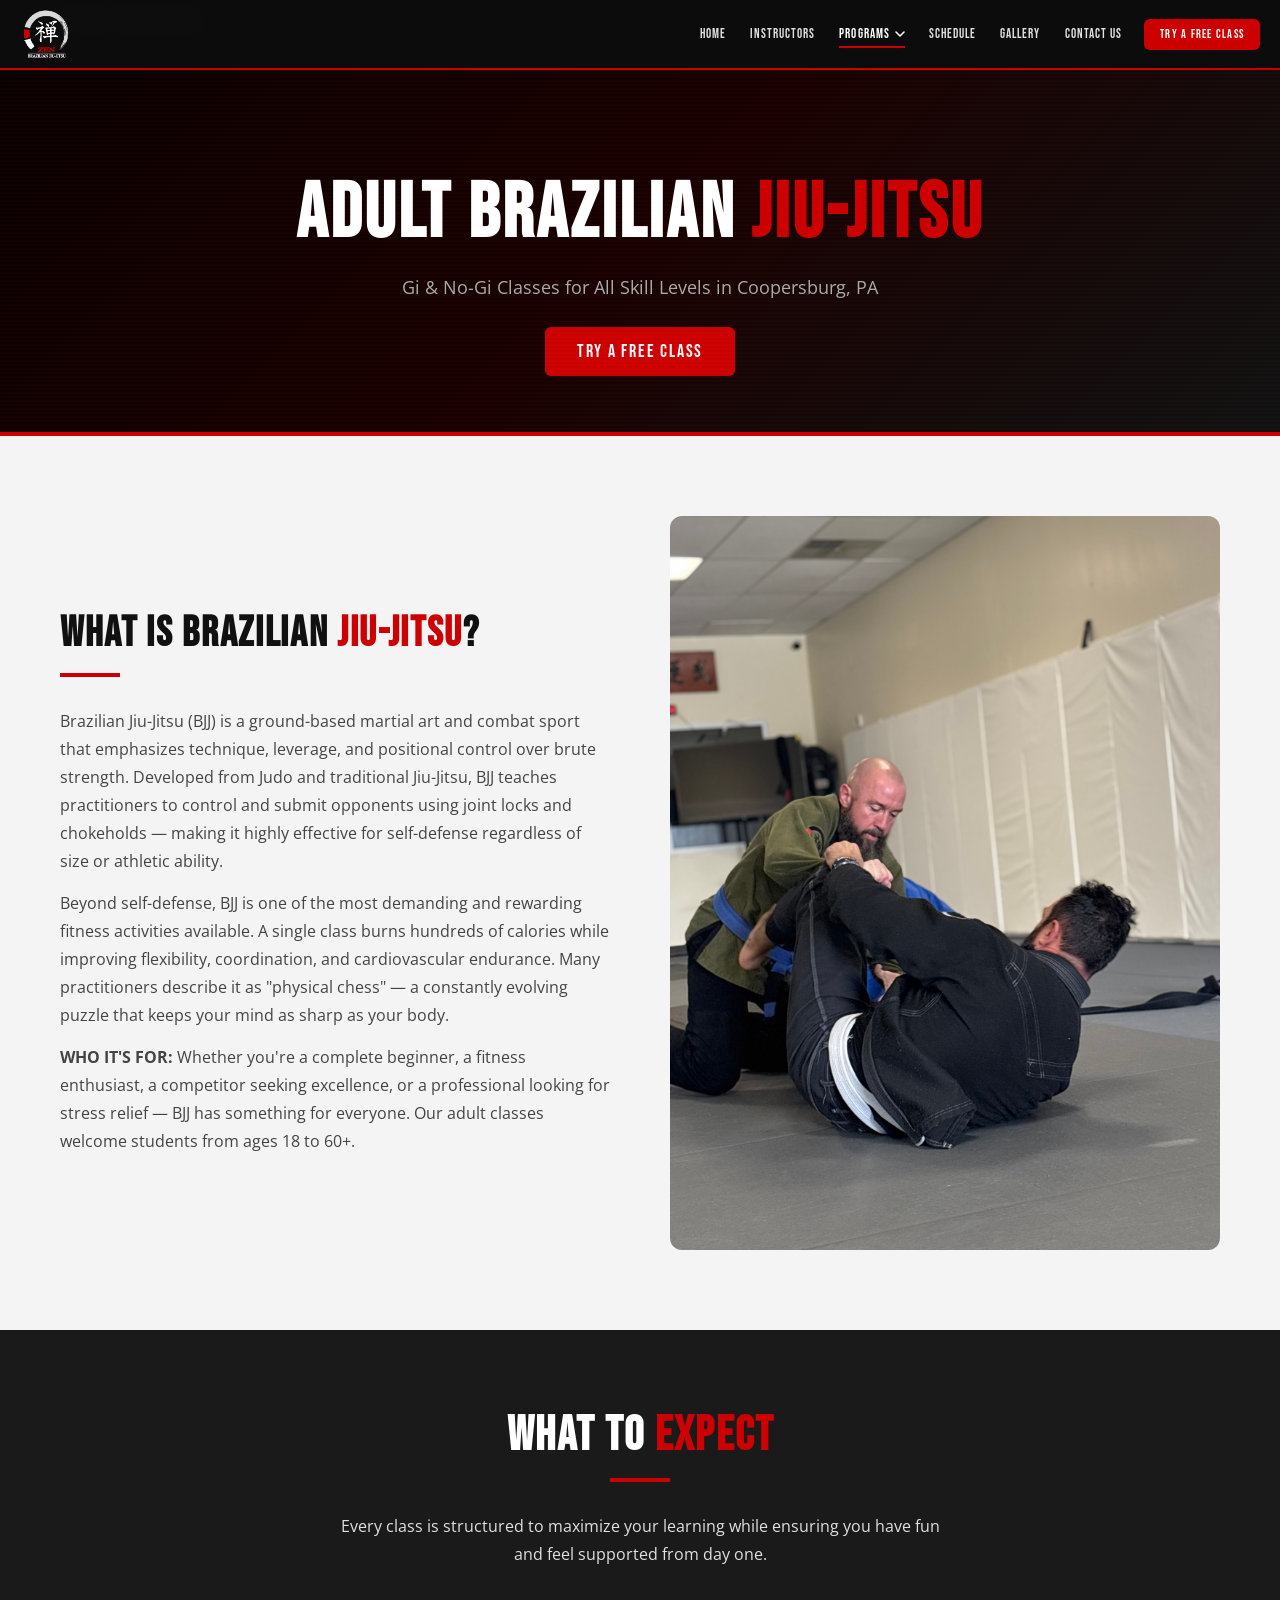
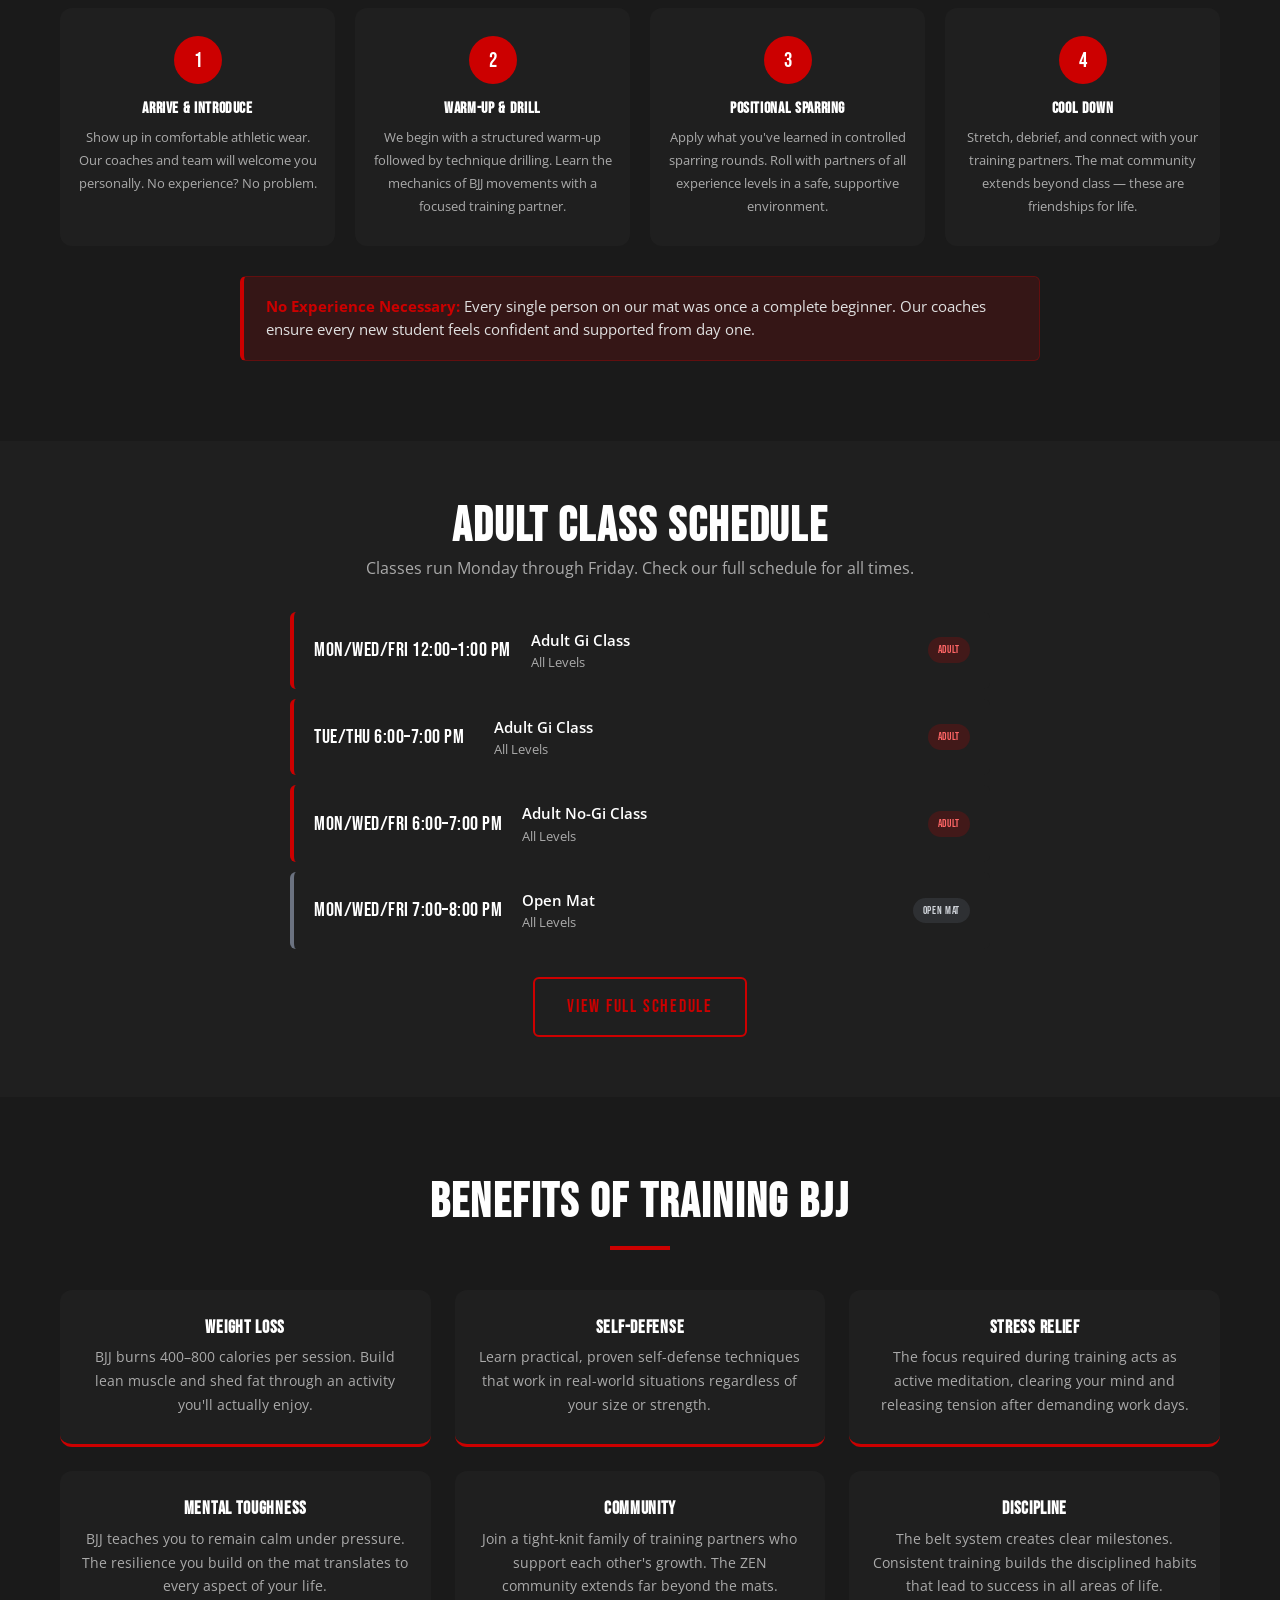
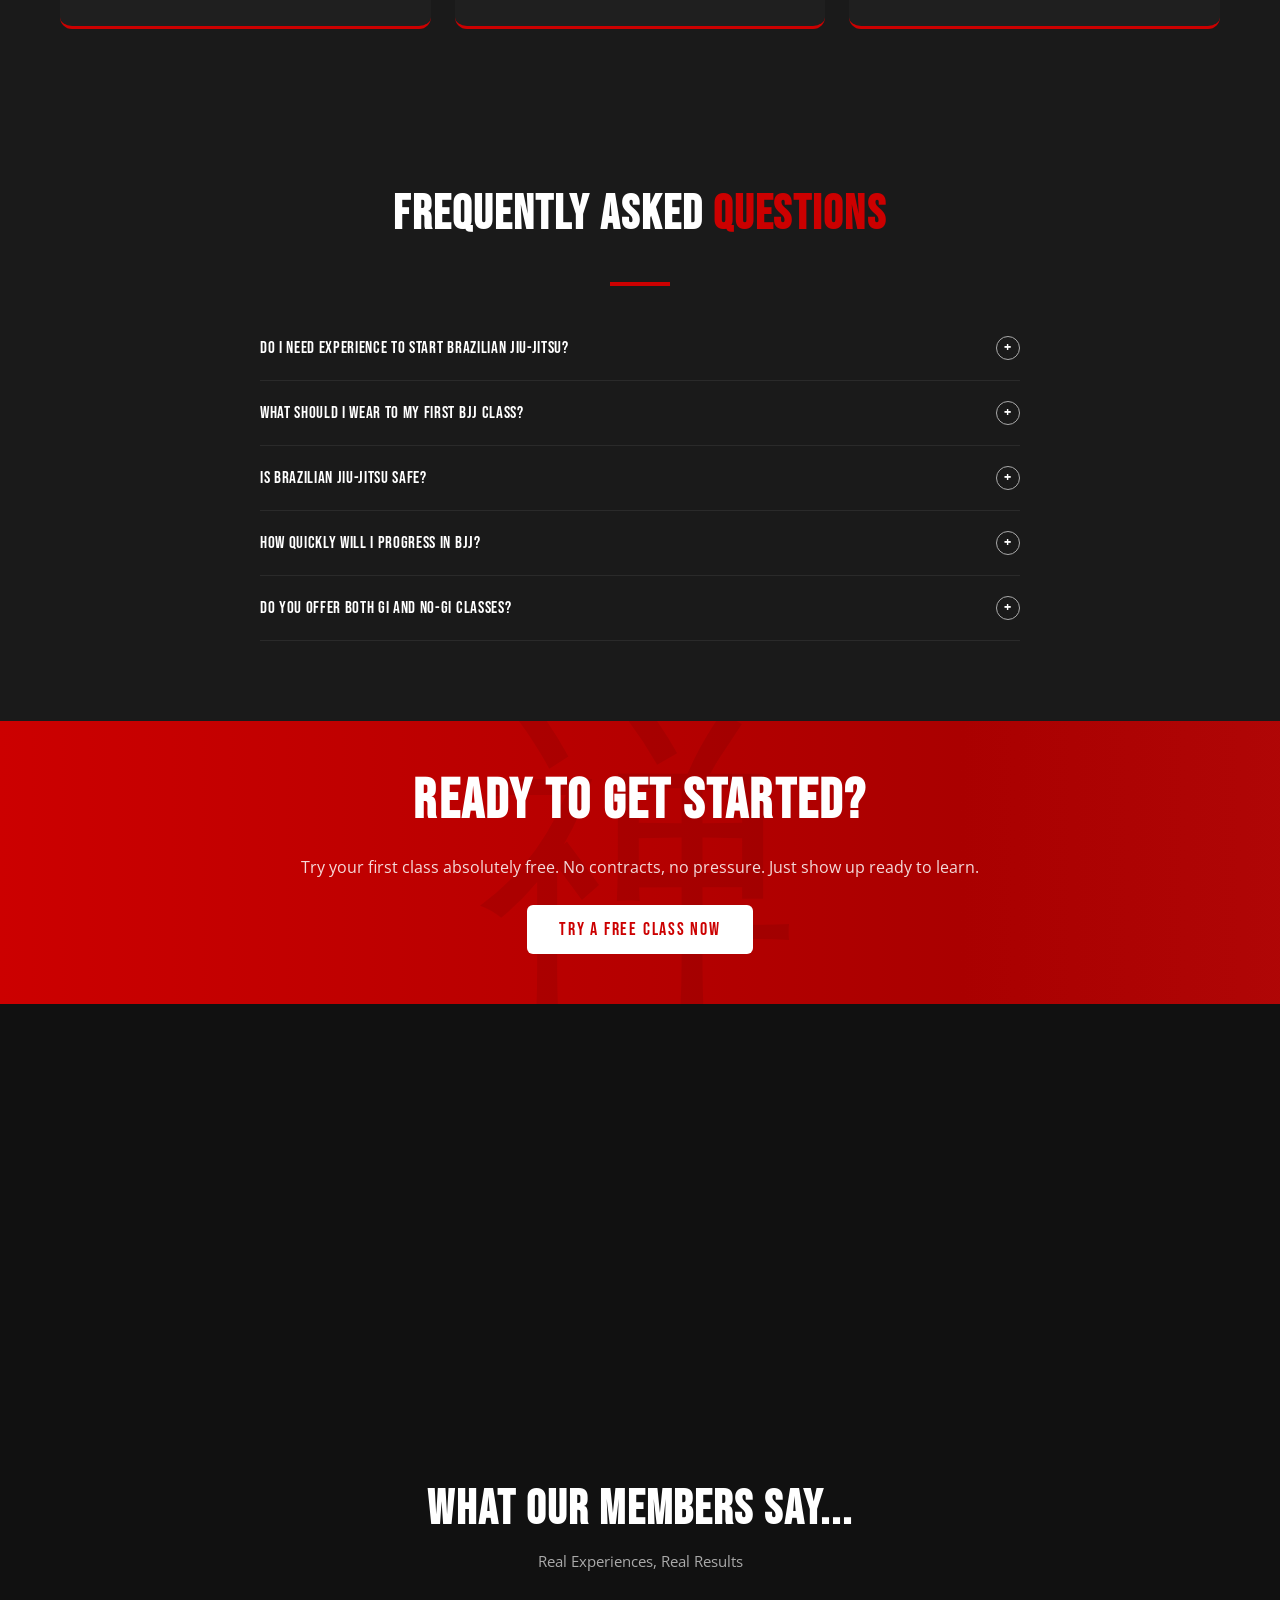
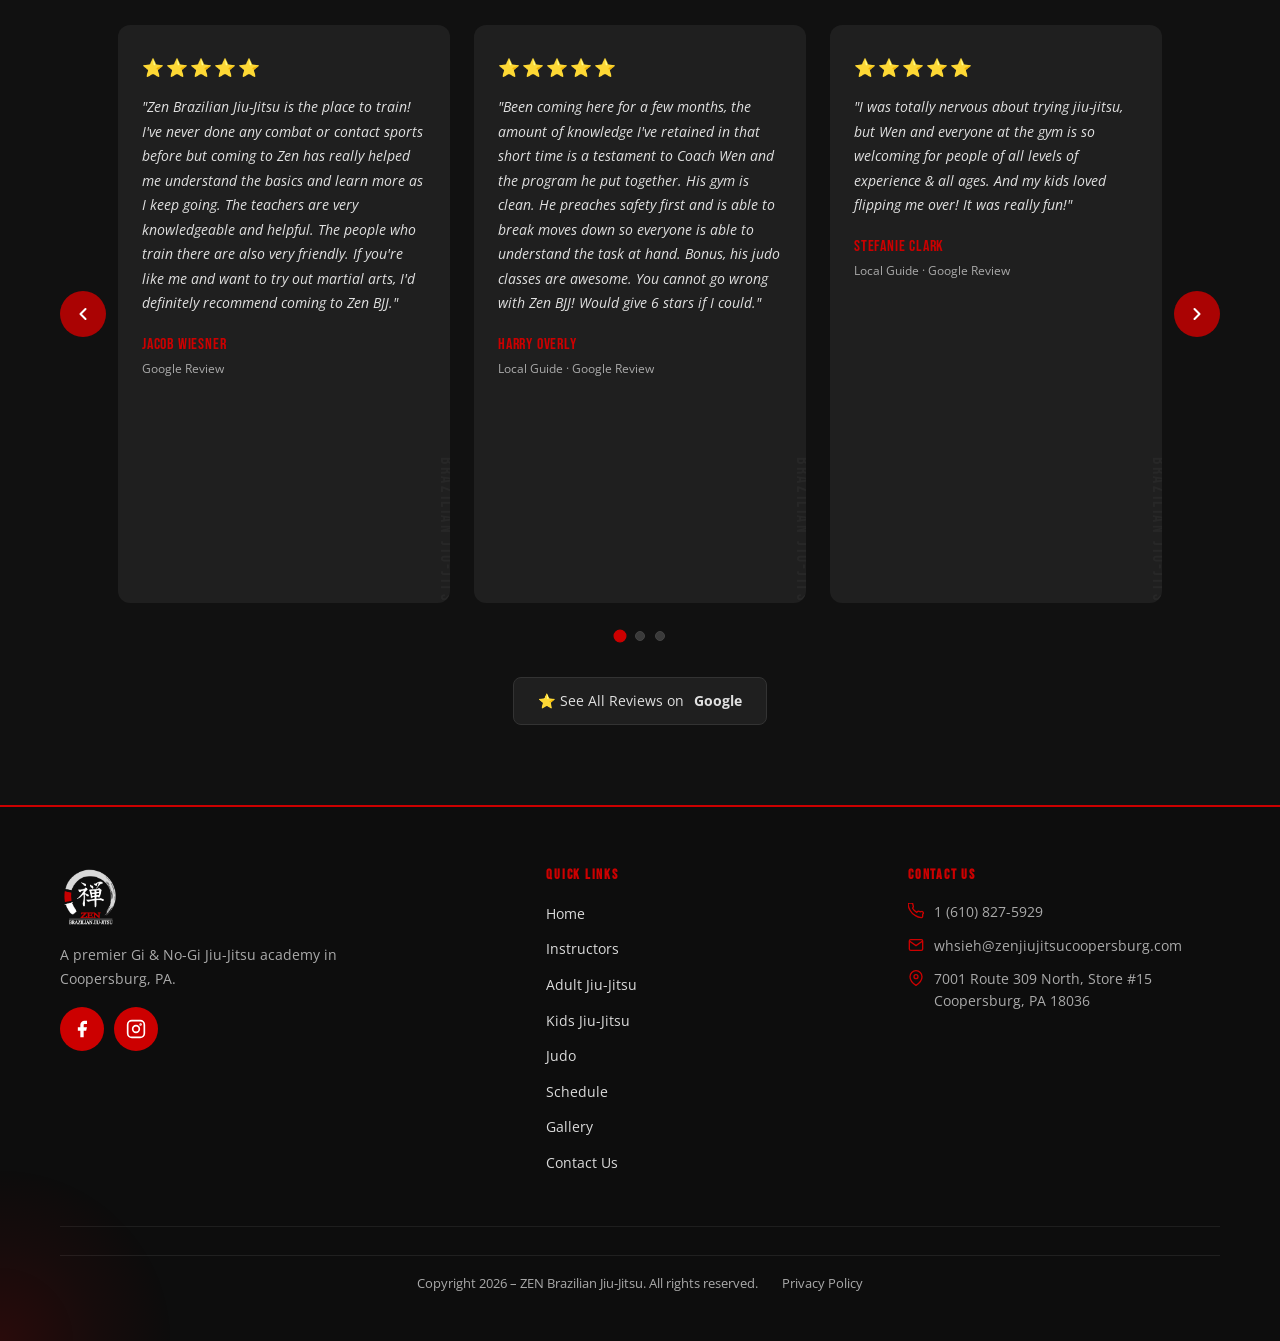
<file: adult-bjj.html>
<!DOCTYPE html>
<html lang="en">
<head>
  <meta charset="UTF-8">
  <meta name="viewport" content="width=device-width, initial-scale=1.0">
  <title>Adult Brazilian Jiu-Jitsu Classes in Coopersburg, PA | ZEN BJJ</title>
  <meta name="description" content="Join adult Gi and No-Gi Brazilian Jiu-Jitsu classes at ZEN BJJ in Coopersburg, PA. All skill levels welcome. Try your first class free!">
  <link rel="canonical" href="https://www.zenjiujitsucoopersburg.com/adult-bjj.html">
  <meta property="og:title" content="Adult Brazilian Jiu-Jitsu Classes in Coopersburg, PA | ZEN BJJ">
  <meta property="og:description" content="Join adult Gi and No-Gi Brazilian Jiu-Jitsu classes at ZEN BJJ in Coopersburg, PA. All skill levels welcome. Try your first class free!">
  <meta property="og:type" content="website">
  <meta property="og:url" content="https://www.zenjiujitsucoopersburg.com/adult-bjj.html">
  <meta property="og:image" content="https://www.zenjiujitsucoopersburg.com/images/og-home.jpg">
  <meta property="og:site_name" content="ZEN Brazilian Jiu-Jitsu">
  <meta name="twitter:card" content="summary_large_image">
  <meta name="twitter:title" content="Adult Brazilian Jiu-Jitsu Classes in Coopersburg, PA | ZEN BJJ">
  <meta name="twitter:description" content="Join adult Gi and No-Gi Brazilian Jiu-Jitsu classes at ZEN BJJ in Coopersburg, PA. All skill levels welcome. Try your first class free!">
  <link rel="preconnect" href="https://fonts.googleapis.com">
  <link rel="preconnect" href="https://fonts.gstatic.com" crossorigin>
  <link rel="preconnect" href="https://maps.googleapis.com">
  <link rel="preconnect" href="https://maps.gstatic.com" crossorigin>
  <link rel="dns-prefetch" href="https://maps.googleapis.com">
  <link rel="dns-prefetch" href="https://maps.gstatic.com">
  <link href="https://fonts.googleapis.com/css2?family=Bebas+Neue&family=Open+Sans:wght@300;400;600;700&display=swap" rel="stylesheet">
  <link rel="stylesheet" href="css/styles.css">
<link rel="stylesheet" href="https://unpkg.com/aos@2.3.4/dist/aos.css">
  <script type="application/ld+json">
  {"@context":"https://schema.org","@type":"FAQPage","mainEntity":[
    {"@type":"Question","name":"Do I need experience to start Brazilian Jiu-Jitsu?","acceptedAnswer":{"@type":"Answer","text":"Absolutely not! We welcome complete beginners and provide a supportive, structured environment to learn from the ground up. Every black belt started as a white belt."}},
    {"@type":"Question","name":"What should I wear to my first BJJ class?","acceptedAnswer":{"@type":"Answer","text":"For your first class, athletic shorts and a rash guard or t-shirt work perfectly. If you continue training, you'll want to invest in a Gi (uniform) and/or rash guard + shorts for No-Gi classes."}},
    {"@type":"Question","name":"Is Brazilian Jiu-Jitsu safe?","acceptedAnswer":{"@type":"Answer","text":"BJJ is one of the safest martial arts because techniques are learned at controlled speeds with partners who watch out for each other. Our coaches emphasize safety and proper technique above all else."}},
    {"@type":"Question","name":"How quickly will I progress in BJJ?","acceptedAnswer":{"@type":"Answer","text":"Progress varies by individual, but consistent training 2-3 times per week typically leads to your first stripe within a few months. Most students reach blue belt within 1-2 years of regular training."}},
    {"@type":"Question","name":"Do you offer both Gi and No-Gi classes?","acceptedAnswer":{"@type":"Answer","text":"Yes! We offer both Gi (traditional kimono uniform) and No-Gi (shorts and rash guard) classes throughout the week. Many students train both to develop a more complete grappling game."}}
  ]}
  </script>
</head>
<body>

<nav id="navbar" aria-label="Main navigation">
  <div class="nav-inner">
    <a href="index.html" class="nav-logo" aria-label="ZEN Brazilian Jiu-Jitsu Home">
      <div class="nav-logo-wrap">
        <img src="Logos/Zen%20Logo%20White.webp" alt="ZEN Brazilian Jiu-Jitsu" class="nav-logo-img">
      </div>
    </a>
    <div class="nav-links">
      <a href="index.html">Home</a>
      <a href="instructors.html">Instructors</a>
      <div class="nav-dropdown">
        <button class="nav-dropdown-toggle" aria-expanded="false" aria-haspopup="true">PROGRAMS <svg class="nav-chevron" viewBox="0 0 10 7" fill="none" aria-hidden="true"><path d="M1 1l4 4 4-4" stroke="currentColor" stroke-width="1.5" stroke-linecap="round" stroke-linejoin="round"/></svg></button>
        <div class="nav-dropdown-menu" role="menu">
          <a href="adult-bjj.html" role="menuitem">Adult Jiu-Jitsu</a>
          <a href="kids-bjj.html" role="menuitem">Kids Jiu-Jitsu</a>
          <a href="judo.html" role="menuitem">Judo</a>
        </div>
      </div>
      <a href="schedule.html">Schedule</a>
      <a href="gallery.html">Gallery</a>
      <a href="contact.html">Contact Us</a>
      <button class="btn nav-cta" data-modal data-program="Adult Jiu-Jitsu">TRY A FREE CLASS</button>
    </div>
    <button class="hamburger" id="hamburger" aria-label="Toggle navigation" aria-expanded="false" aria-controls="navDrawer"><span></span><span></span><span></span></button>
  </div>
</nav>
<div id="drawerOverlay" style="position:fixed;inset:0;background:rgba(0,0,0,0.6);z-index:998;display:none;"></div>
<nav class="nav-drawer" id="navDrawer" aria-label="Mobile navigation">
  <a href="index.html">Home</a><a href="instructors.html">Instructors</a><div class="drawer-programs"><button class="drawer-programs-toggle" aria-expanded="false">PROGRAMS <svg class="drawer-chevron" viewBox="0 0 10 7" fill="none" aria-hidden="true"><path d="M1 1l4 4 4-4" stroke="currentColor" stroke-width="1.5" stroke-linecap="round" stroke-linejoin="round"/></svg></button><div class="drawer-programs-sub" hidden><a href="adult-bjj.html">Adult Jiu-Jitsu</a><a href="kids-bjj.html">Kids Jiu-Jitsu</a><a href="judo.html">Judo</a></div></div><a href="schedule.html">Schedule</a><a href="gallery.html">Gallery</a><a href="contact.html">Contact Us</a>
  <a class="drawer-cta" href="#" data-modal>TRY A FREE CLASS</a>
</nav>

<!-- MODAL -->
<div class="modal-overlay" id="modalOverlay" role="dialog" aria-modal="true" aria-labelledby="modalTitle" aria-hidden="true">
  <div class="modal-card">
    <button class="modal-close" id="modalClose" aria-label="Close modal">×</button>
    <div class="modal-logo">
      <div style="width:64px;height:64px;margin:0 auto 10px;"><svg viewBox="0 0 64 64" fill="none"><circle cx="32" cy="32" r="30" stroke="#CC0000" stroke-width="2" fill="none"/><text x="32" y="44" text-anchor="middle" font-family="serif" font-size="32" fill="white">禅</text><rect x="12" y="54" width="40" height="4" fill="#CC0000" rx="2"/></svg></div>
      <h3 id="modalTitle">CLAIM YOUR FREE CLASS</h3>
      <p>No experience needed. All ages &amp; levels welcome.</p>
    </div>
    <form class="modal-form" id="modalForm" novalidate>
      <div class="form-row">
        <div class="form-group">
          <label>First Name <span class="required-star">*</span></label>
          <input type="text" id="modalFirst" name="first_name" required placeholder="First Name" autocomplete="given-name">
        </div>
        <div class="form-group">
          <label>Last Name <span class="required-star">*</span></label>
          <input type="text" id="modalLast" name="last_name" required placeholder="Last Name" autocomplete="family-name">
        </div>
      </div>
      <div class="form-group">
        <label>Phone <span class="required-star">*</span></label>
        <input type="tel" id="modalPhone" name="phone" required placeholder="Phone" autocomplete="tel">
      </div>
      <div class="form-group">
        <label>Email <span class="required-star">*</span></label>
        <input type="email" id="modalEmail" name="email" required placeholder="Email" autocomplete="email">
      </div>
      <div class="form-group">
        <label for="modalProgram">What Program Are You Interested In? <span class="required-star">*</span></label>
        <select id="modalProgram" name="program" required>
          <option value="" disabled selected>Select a Program</option>
          <option value="adult-bjj">Adult BJJ Program (Age 18 and above)</option>
          <option value="kids-bjj">Kids BJJ Program (Age 5 and above)</option>
          <option value="judo">Judo BJJ Program (All Levels)</option>
        </select>
      </div>
      <button type="submit" class="btn btn-red btn-pulse">Try A Free Class Now</button>
      <div class="consent-item">
        <input type="checkbox" id="sms-consent" name="sms_consent" value="yes">
        <label for="sms-consent">I Consent to Receive SMS Notifications and Alerts from W&amp;J BJJ Academy LLC. Frequency varies. Message &amp; data rates may apply. Text HELP to 610-827-5929 for assistance. You can reply STOP to unsubscribe.</label>
      </div>
      <div class="consent-item">
        <input type="checkbox" id="marketing-consent" name="marketing_consent" value="yes">
        <label for="marketing-consent">I agree to receive Marketing and Promotional messages from W&amp;J BJJ Academy LLC at the phone number provided above. This agreement isn't a condition of any purchase. Msg &amp; data rates may apply, message frequencies vary. Text HELP to 610-827-5929 for assistance, reply STOP or OUT to opt out or to unsubscribe at any time.</label>
      </div>
      <p class="popup-privacy-link">
        By submitting this form, you agree to our <a href="privacy-policy.html" target="_blank">Privacy Policy</a>.
      </p>
    </form>
  </div>
</div>

<nav class="breadcrumb" aria-label="Breadcrumb"><div class="container"><ol><li><a href="index.html">Home</a></li><li>Adult Jiu-Jitsu</li></ol></div></nav>

<!-- PAGE HERO -->
<section class="page-hero" style="background:linear-gradient(135deg,#0a0000 0%,#1a0000 50%,#111 100%);" aria-labelledby="page-title">
  <div class="container">
    <h1 id="page-title">ADULT BRAZILIAN <span class="accent-red">JIU-JITSU</span></h1>
    <p>Gi &amp; No-Gi Classes for All Skill Levels in Coopersburg, PA</p>
    <button class="btn btn-red btn-pulse" data-modal data-program="Adult Jiu-Jitsu" style="margin-top:24px;">TRY A FREE CLASS</button>
  </div>
</section>

<!-- WHAT IS BJJ -->
<section style="background:#f4f4f4;padding:80px 0;" aria-labelledby="bjj-heading">
  <div class="container">
    <div style="display:grid;grid-template-columns:1fr 1fr;gap:60px;align-items:center;" class="two-col-section">
      <div>
        <h2 id="bjj-heading" style="color:#111;font-size:clamp(1.8rem,3.5vw,2.6rem);">WHAT IS BRAZILIAN <span style="color:#CC0000">JIU-JITSU</span>?</h2>
        <div class="divider"></div>
        <p style="color:#444;">Brazilian Jiu-Jitsu (BJJ) is a ground-based martial art and combat sport that emphasizes technique, leverage, and positional control over brute strength. Developed from Judo and traditional Jiu-Jitsu, BJJ teaches practitioners to control and submit opponents using joint locks and chokeholds — making it highly effective for self-defense regardless of size or athletic ability.</p>
        <p style="color:#444;margin-top:14px;">Beyond self-defense, BJJ is one of the most demanding and rewarding fitness activities available. A single class burns hundreds of calories while improving flexibility, coordination, and cardiovascular endurance. Many practitioners describe it as "physical chess" — a constantly evolving puzzle that keeps your mind as sharp as your body.</p>
        <p style="color:#444;margin-top:14px;"><strong>WHO IT'S FOR:</strong> Whether you're a complete beginner, a fitness enthusiast, a competitor seeking excellence, or a professional looking for stress relief — BJJ has something for everyone. Our adult classes welcome students from ages 18 to 60+.</p>
      </div>
      <div><img src="Adult%20Jiu-Jitsu%20images/IMG_8988.jpg" alt="Adult Brazilian Jiu-Jitsu ground work training at ZEN BJJ Coopersburg PA" loading="lazy" style="border-radius:12px;width:100%;"></div>
    </div>
  </div>
</section>

<!-- Mobile-only image strip -->
<div class="mobile-image-strip" aria-hidden="true">
  <img src="Adult%20Jiu-Jitsu%20images/Copy_of_IMG_2291.jpg" alt="Training at ZEN BJJ" loading="lazy">
  <img src="Adult%20Jiu-Jitsu%20images/Copy_of_IMG_2320.jpg" alt="Grappling at ZEN BJJ" loading="lazy">
  <img src="Adult%20Jiu-Jitsu%20images/IMG_7958.jpg" alt="Adult BJJ class at ZEN BJJ Coopersburg" loading="lazy">
</div>

<!-- WHAT TO EXPECT -->
<section style="background:var(--dark);padding:80px 0;" aria-labelledby="expect-heading">
  <div class="container">
    <h2 id="expect-heading" class="text-center">WHAT TO <span class="accent-red">EXPECT</span></h2>
    <div class="divider center"></div>
    <p class="text-center" style="max-width:600px;margin:0 auto 40px;">Every class is structured to maximize your learning while ensuring you have fun and feel supported from day one.</p>
    <div class="steps-grid">
      <div class="step-card"><div class="step-number">1</div><h3>ARRIVE &amp; INTRODUCE</h3><p>Show up in comfortable athletic wear. Our coaches and team will welcome you personally. No experience? No problem.</p></div>
      <div class="step-card"><div class="step-number">2</div><h3>WARM-UP &amp; DRILL</h3><p>We begin with a structured warm-up followed by technique drilling. Learn the mechanics of BJJ movements with a focused training partner.</p></div>
      <div class="step-card"><div class="step-number">3</div><h3>POSITIONAL SPARRING</h3><p>Apply what you've learned in controlled sparring rounds. Roll with partners of all experience levels in a safe, supportive environment.</p></div>
      <div class="step-card"><div class="step-number">4</div><h3>COOL DOWN</h3><p>Stretch, debrief, and connect with your training partners. The mat community extends beyond class — these are friendships for life.</p></div>
    </div>
    <div class="callout-box" style="max-width:800px;margin:30px auto 0;"><strong>No Experience Necessary:</strong> Every single person on our mat was once a complete beginner. Our coaches ensure every new student feels confident and supported from day one.</div>
  </div>
</section>

<!-- SCHEDULE PREVIEW -->
<section style="background:#1f1f1f;padding:60px 0;" aria-labelledby="sched-heading">
  <div class="container">
    <h2 id="sched-heading" class="text-center">ADULT CLASS SCHEDULE</h2>
    <p class="text-center" style="color:var(--mid-gray);margin-bottom:30px;">Classes run Monday through Friday. Check our full schedule for all times.</p>
    <div style="max-width:700px;margin:0 auto;">
      <div class="schedule-item adult"><div class="schedule-time">Mon/Wed/Fri 12:00–1:00 PM</div><div><div class="schedule-name">Adult Gi Class</div><div class="schedule-level">All Levels</div></div><div class="schedule-badge">ADULT</div></div>
      <div class="schedule-item adult"><div class="schedule-time">Tue/Thu 6:00–7:00 PM</div><div><div class="schedule-name">Adult Gi Class</div><div class="schedule-level">All Levels</div></div><div class="schedule-badge">ADULT</div></div>
      <div class="schedule-item adult"><div class="schedule-time">Mon/Wed/Fri 6:00–7:00 PM</div><div><div class="schedule-name">Adult No-Gi Class</div><div class="schedule-level">All Levels</div></div><div class="schedule-badge">ADULT</div></div>
      <div class="schedule-item openmat"><div class="schedule-time">Mon/Wed/Fri 7:00–8:00 PM</div><div><div class="schedule-name">Open Mat</div><div class="schedule-level">All Levels</div></div><div class="schedule-badge">OPEN MAT</div></div>
    </div>
    <div style="text-align:center;margin-top:28px;"><a href="schedule.html" class="btn btn-outline-red">VIEW FULL SCHEDULE</a></div>
  </div>
</section>

<!-- BENEFITS -->
<section style="background:var(--dark);padding:80px 0;" aria-labelledby="benefits-heading">
  <div class="container">
    <h2 id="benefits-heading" class="text-center">BENEFITS OF TRAINING BJJ</h2>
    <div class="divider center"></div>
    <div class="benefits-grid">
      <div class="benefit-card"><h3>WEIGHT LOSS</h3><p>BJJ burns 400–800 calories per session. Build lean muscle and shed fat through an activity you'll actually enjoy.</p></div>
      <div class="benefit-card"><h3>SELF-DEFENSE</h3><p>Learn practical, proven self-defense techniques that work in real-world situations regardless of your size or strength.</p></div>
      <div class="benefit-card"><h3>STRESS RELIEF</h3><p>The focus required during training acts as active meditation, clearing your mind and releasing tension after demanding work days.</p></div>
      <div class="benefit-card"><h3>MENTAL TOUGHNESS</h3><p>BJJ teaches you to remain calm under pressure. The resilience you build on the mat translates to every aspect of your life.</p></div>
      <div class="benefit-card"><h3>COMMUNITY</h3><p>Join a tight-knit family of training partners who support each other's growth. The ZEN community extends far beyond the mats.</p></div>
      <div class="benefit-card"><h3>DISCIPLINE</h3><p>The belt system creates clear milestones. Consistent training builds the disciplined habits that lead to success in all areas of life.</p></div>
    </div>
  </div>
</section>

<!-- FAQ -->
<section class="faq-section" aria-labelledby="faq-heading">
  <div class="container" style="max-width:800px;">
    <h2 id="faq-heading" class="text-center">FREQUENTLY ASKED <span class="accent-red">QUESTIONS</span></h2>
    <div class="divider center"></div>
    <div class="faq-item">
      <button class="faq-question" aria-expanded="false">Do I need experience to start Brazilian Jiu-Jitsu?<span class="faq-icon" aria-hidden="true">+</span></button>
      <div class="faq-answer">Absolutely not! We welcome complete beginners and provide a supportive, structured environment to learn from the ground up. Every black belt started as a white belt. Our coaches are specifically trained to bring new students along at a comfortable pace.</div>
    </div>
    <div class="faq-item">
      <button class="faq-question" aria-expanded="false">What should I wear to my first BJJ class?<span class="faq-icon" aria-hidden="true">+</span></button>
      <div class="faq-answer">For your first class, athletic shorts and a rash guard or t-shirt work perfectly. If you continue training, you'll want to invest in a Gi (uniform) and/or rash guard + shorts for No-Gi classes. We can point you to quality, affordable options.</div>
    </div>
    <div class="faq-item">
      <button class="faq-question" aria-expanded="false">Is Brazilian Jiu-Jitsu safe?<span class="faq-icon" aria-hidden="true">+</span></button>
      <div class="faq-answer">BJJ is one of the safest martial arts because techniques are practiced at controlled speeds with partners who actively protect each other. Our coaches emphasize safety and proper tap-out protocol above all else. Injuries happen, but they're no more common than in recreational sports like basketball or soccer.</div>
    </div>
    <div class="faq-item">
      <button class="faq-question" aria-expanded="false">How quickly will I progress in BJJ?<span class="faq-icon" aria-hidden="true">+</span></button>
      <div class="faq-answer">Progress varies by individual, but consistent training 2–3 times per week typically leads to your first stripe within a few months. Most dedicated students reach blue belt within 1–2 years of regular training. Remember: the journey is the reward!</div>
    </div>
    <div class="faq-item">
      <button class="faq-question" aria-expanded="false">Do you offer both Gi and No-Gi classes?<span class="faq-icon" aria-hidden="true">+</span></button>
      <div class="faq-answer">Yes! We offer both Gi (traditional kimono uniform) and No-Gi (shorts and rash guard) classes throughout the week. Many students train both to develop a more complete grappling game. Check our schedule page for current class times.</div>
    </div>
  </div>
</section>


<!-- FINAL CTA -->
<section class="cta-banner">
  <!-- cta animated via CSS shimmer -->
  <h2>READY TO GET STARTED?</h2>
  <p style="color:rgba(255,255,255,0.85);margin-bottom:24px;position:relative;">Try your first class absolutely free. No contracts, no pressure. Just show up ready to learn.</p>
  <button class="btn" data-modal data-program="Adult Jiu-Jitsu" style="background:white;color:#CC0000;position:relative;">TRY A FREE CLASS NOW</button>
</section>

<!-- MAP -->
<section class="map-section" aria-label="Gym location map">
  <div class="map-container">
    <div class="map-facade" data-map-src="https://www.google.com/maps/embed?pb=!1m18!1m12!1m3!1d3041.0!2d-75.39!3d40.508!2m3!1f0!2f0!3f0!3m2!1i1024!2i768!4f13.1!3m3!1m2!1s0x0%3A0x0!2s7001+Route+309+N%2C+Coopersburg%2C+PA+18036!5e0!3m2!1sen!2sus!4v1700000000000!5m2!1sen!2sus" data-map-title="ZEN Brazilian Jiu-Jitsu location map — 7001 Route 309 North Coopersburg PA">
      <div class="map-facade-overlay">
        <svg class="map-facade-pin" viewBox="0 0 24 24" xmlns="http://www.w3.org/2000/svg" aria-hidden="true"><path d="M12 2C8.13 2 5 5.13 5 9c0 5.25 7 13 7 13s7-7.75 7-13c0-3.87-3.13-7-7-7zm0 9.5c-1.38 0-2.5-1.12-2.5-2.5s1.12-2.5 2.5-2.5 2.5 1.12 2.5 2.5-1.12 2.5-2.5 2.5z"/></svg>
        <span class="map-facade-text">CLICK TO VIEW MAP</span>
      </div>
    </div>
  </div>
</section>

<!-- REVIEWS -->
<section class="testimonials-section" aria-labelledby="reviews-heading">
  <div class="container">
    <h2 id="reviews-heading" class="text-center" data-aos="fade-up">What Our Members Say...</h2>
    <p class="section-sub" data-aos="fade-up" data-aos-delay="100">Real Experiences, Real Results</p>
    <div class="reviews-carousel-wrapper" id="reviewsCarouselWrapper" data-aos="fade-up" data-aos-delay="200">
      <button class="carousel-btn carousel-prev" id="carouselPrev" aria-label="Previous reviews">
        <svg viewBox="0 0 24 24" fill="none" stroke="currentColor" stroke-width="2.5" stroke-linecap="round" stroke-linejoin="round" aria-hidden="true"><polyline points="15 18 9 12 15 6"/></svg>
      </button>
      <div class="reviews-carousel" id="reviewsCarousel">
        <div class="reviews-track" id="reviewsTrack">
          <article class="review-card">
            <div class="stars" aria-label="5 out of 5 stars">⭐⭐⭐⭐⭐</div>
            <p class="review-text">"Zen Brazilian Jiu-Jitsu is the place to train! I've never done any combat or contact sports before but coming to Zen has really helped me understand the basics and learn more as I keep going. The teachers are very knowledgeable and helpful. The people who train there are also very friendly. If you're like me and want to try out martial arts, I'd definitely recommend coming to Zen BJJ."</p>
            <div class="reviewer-name">Jacob Wiesner</div>
            <div class="reviewer-label">Google Review</div>
            <div class="watermark" aria-hidden="true">BRAZILIAN JIU-JITSU</div>
          </article>
          <article class="review-card">
            <div class="stars" aria-label="5 out of 5 stars">⭐⭐⭐⭐⭐</div>
            <p class="review-text">"Been coming here for a few months, the amount of knowledge I've retained in that short time is a testament to Coach Wen and the program he put together. His gym is clean. He preaches safety first and is able to break moves down so everyone is able to understand the task at hand. Bonus, his judo classes are awesome. You cannot go wrong with Zen BJJ! Would give 6 stars if I could."</p>
            <div class="reviewer-name">Harry Overly</div>
            <div class="reviewer-label">Local Guide · Google Review</div>
            <div class="watermark" aria-hidden="true">BRAZILIAN JIU-JITSU</div>
          </article>
          <article class="review-card">
            <div class="stars" aria-label="5 out of 5 stars">⭐⭐⭐⭐⭐</div>
            <p class="review-text">"I was totally nervous about trying jiu-jitsu, but Wen and everyone at the gym is so welcoming for people of all levels of experience &amp; all ages. And my kids loved flipping me over! It was really fun!"</p>
            <div class="reviewer-name">Stefanie Clark</div>
            <div class="reviewer-label">Local Guide · Google Review</div>
            <div class="watermark" aria-hidden="true">BRAZILIAN JIU-JITSU</div>
          </article>
          <article class="review-card">
            <div class="stars" aria-label="5 out of 5 stars">⭐⭐⭐⭐⭐</div>
            <p class="review-text">"Zen Brazilian Jiu-Jitsu is a fantastic place to train! Wen and his team of instructors are detail-oriented, goal-driven, and truly dedicated to their students' progress. With a flexible class schedule, friendly training partners, and a positive atmosphere, I highly recommend stopping in for a trial class!"</p>
            <div class="reviewer-name">Will C</div>
            <div class="reviewer-label">Google Review</div>
            <div class="watermark" aria-hidden="true">BRAZILIAN JIU-JITSU</div>
          </article>
          <article class="review-card">
            <div class="stars" aria-label="5 out of 5 stars">⭐⭐⭐⭐⭐</div>
            <p class="review-text">"We are so grateful for this community. We started my daughter there when they first opened up back in November of 2024 and I can't believe the progress she has made from then until now. It's incredible to watch her and the rest of the kids that consistently show up. She would go every day if she could. Coach Wen and the staff are phenomenal. I highly recommend this gym to any family!"</p>
            <div class="reviewer-name">Katie Morris</div>
            <div class="reviewer-label">Google Review</div>
            <div class="watermark" aria-hidden="true">BRAZILIAN JIU-JITSU</div>
          </article>
          <article class="review-card">
            <div class="stars" aria-label="5 out of 5 stars">⭐⭐⭐⭐⭐</div>
            <p class="review-text">"Phenomenal gym. Several very experienced instructors who are both personable and diligent. Great facility, environment, and an abundance of experience in grappling. I highly recommend Zen to anyone just starting out or simply looking for a new place to train. See you on the mats!"</p>
            <div class="reviewer-name">Damien Sanchez</div>
            <div class="reviewer-label">Google Review</div>
            <div class="watermark" aria-hidden="true">BRAZILIAN JIU-JITSU</div>
          </article>
          <article class="review-card">
            <div class="stars" aria-label="5 out of 5 stars">⭐⭐⭐⭐⭐</div>
            <p class="review-text">"I've been to several BJJ gyms over the years, and as far as I can tell, Zen is a fantastic place to train. The people were super welcoming from day one (and there's a good number of women who frequently train there yay!) and the mats are nice and clean. They've got a variety of instructors who will teach old school moves, more modern techniques, wrestling, and even Judo to make for a well-rounded grappling experience. The schedule is flexible with mid-day classes and afternoon classes all week, so you're really getting your money's worth with an all-inclusive membership if you hit as many classes as possible. It's a relatively small gym, but they've got great competition at all levels."</p>
            <div class="reviewer-name">Izzy Hoang</div>
            <div class="reviewer-label">Google Review</div>
            <div class="watermark" aria-hidden="true">BRAZILIAN JIU-JITSU</div>
          </article>
          <article class="review-card">
            <div class="stars" aria-label="5 out of 5 stars">⭐⭐⭐⭐⭐</div>
            <p class="review-text">"Zen Brazilian Jiu Jitsu is everything you could want in a martial arts school and more. Wen, the owner, along with the other instructors are incredibly knowledgeable and patient, offering personalized guidance whether you're a complete beginner or a seasoned practitioner. The facility is clean, well-organized, and has a great energy. They balance technical instruction with a focus on mindset and personal growth. It's not just about learning to roll — it's about building confidence, discipline, and resilience. If you're looking for a place to train that feels like family and pushes you to be your best, Zen BJJ is it. Highly recommend giving it a try — you won't regret it!"</p>
            <div class="reviewer-name">Christopher Blowars</div>
            <div class="reviewer-label">ZEN BJJ Instructor</div>
            <div class="watermark" aria-hidden="true">BRAZILIAN JIU-JITSU</div>
          </article>
          <article class="review-card">
            <div class="stars" aria-label="5 out of 5 stars">⭐⭐⭐⭐⭐</div>
            <p class="review-text">"Zen Brazilian Jiu Jitsu is absolutely top-notch! From the moment you walk in, you're welcomed by an incredibly supportive and respectful community. The instructors are not only highly skilled but also excellent teachers — they break down techniques clearly and ensure everyone, from beginners to advanced practitioners, feels comfortable and challenged. The facility is always clean and well-maintained, creating the perfect environment for training. Whether you're looking to improve fitness, build confidence, or master the art of Jiu Jitsu, this is the place to be. Highly recommend Zen BJJ to anyone considering taking their first class or looking to take their game to the next level!"</p>
            <div class="reviewer-name">Barrington Corey Baker</div>
            <div class="reviewer-label">Local Guide · Google Review</div>
            <div class="watermark" aria-hidden="true">BRAZILIAN JIU-JITSU</div>
          </article>
        </div><!-- /reviews-track -->
      </div><!-- /reviews-carousel -->
      <button class="carousel-btn carousel-next" id="carouselNext" aria-label="Next reviews">
        <svg viewBox="0 0 24 24" fill="none" stroke="currentColor" stroke-width="2.5" stroke-linecap="round" stroke-linejoin="round" aria-hidden="true"><polyline points="9 18 15 12 9 6"/></svg>
      </button>
    </div><!-- /reviews-carousel-wrapper -->
    <div class="carousel-dots" id="carouselDots" role="tablist" aria-label="Review navigation"></div>
    <div style="text-align:center;margin-top:36px;">
      <a href="https://www.google.com/search?newwindow=ANbL-n6jtVjjmo40pLEKSWnHj_0fv2LIiQ:1776117030747&q=Zen+Brazilian+Jiu-Jitsu,+7001+PA-309,+Coopersburg,+PA+18036,+United+States&si=AL3DRZEsmMGCryMMFSHJ3StBhOdZ2-6yYkXd_doETEE1OR-qOXPxCbQCdAypytVNDpJ05wscndrPcM5QG6sQ3BqxLQsaULzF_dbfhcZn3fAzvhtK1FI_rAlTTEml113O00PALrPRSC0u4I9Mvt58v6vvNNKcwxQ9mQ%3D%3D&sa=X&ved=2ahUKEwjozcnF5-uTAxXKB9sEHUOBLYYQrrQLegQIMRAA&biw=1440&bih=812&dpr=2" target="_blank" rel="noopener noreferrer" style="display:inline-flex;align-items:center;gap:10px;background:#1f1f1f;border:1px solid #333;border-radius:8px;padding:12px 24px;color:#e0e0e0;font-size:0.88rem;transition:0.3s;" aria-label="See all Google reviews">
        ⭐ See All Reviews on <strong>Google</strong>
      </a>
    </div>
  </div>
</section>

<footer>
  <div class="container">
    <div class="footer-inner" data-aos="fade-up" data-aos-offset="40">
      <div class="footer-brand">
        <a href="index.html" class="footer-logo" aria-label="ZEN Brazilian Jiu-Jitsu Home"><img src="Logos/Zen%20Logo%20White.webp" alt="ZEN Brazilian Jiu-Jitsu" class="footer-logo-img"></a>
        <p>A premier Gi &amp; No-Gi Jiu-Jitsu academy in Coopersburg, PA.</p>
        <div class="footer-social"><a href="https://www.facebook.com/ZenBJJCoopersburg" class="social-circle" target="_blank" rel="noopener noreferrer" aria-label="Facebook"><svg viewBox="0 0 24 24" style="fill:white;width:20px;height:20px"><path d="M18 2h-3a5 5 0 00-5 5v3H7v4h3v8h4v-8h3l1-4h-4V7a1 1 0 011-1h3z"/></svg></a><a href="https://www.instagram.com/zen_brazilian_jiujitsu/" class="social-circle" target="_blank" rel="noopener noreferrer" aria-label="Instagram"><svg viewBox="0 0 24 24" style="fill:none;stroke:white;stroke-width:2;width:20px;height:20px"><rect x="2" y="2" width="20" height="20" rx="5"/><circle cx="12" cy="12" r="4"/><circle cx="17.5" cy="6.5" r="0.5" fill="white"/></svg></a></div>
      </div>
      <div class="footer-col"><h4>Quick Links</h4><ul><li><a href="index.html">Home</a></li><li><a href="instructors.html">Instructors</a></li><li><a href="adult-bjj.html">Adult Jiu-Jitsu</a></li><li><a href="kids-bjj.html">Kids Jiu-Jitsu</a></li><li><a href="judo.html">Judo</a></li><li><a href="schedule.html">Schedule</a></li><li><a href="gallery.html">Gallery</a></li><li><a href="contact.html">Contact Us</a></li></ul></div>
      <div class="footer-col"><h4>Contact Us</h4>
        <div class="contact-line"><svg viewBox="0 0 24 24" style="width:16px;height:16px;stroke:#CC0000;fill:none;stroke-width:2;flex-shrink:0;margin-top:2px"><path d="M22 16.92v3a2 2 0 01-2.18 2 19.79 19.79 0 01-8.63-3.07A19.5 19.5 0 013.07 10.8 19.79 19.79 0 01.22 2.22a2 2 0 012-2.18h3a2 2 0 012 1.72 12.84 12.84 0 00.7 2.81 2 2 0 01-.45 2.11L6.91 7.91a16 16 0 006.18 6.18l1.24-1.24a2 2 0 012.11-.45 12.84 12.84 0 002.81.7A2 2 0 0122 16.92z"/></svg><a href="tel:+16108275929">1 (610) 827-5929</a></div>
        <div class="contact-line"><svg viewBox="0 0 24 24" style="width:16px;height:16px;stroke:#CC0000;fill:none;stroke-width:2;flex-shrink:0;margin-top:2px"><path d="M4 4h16c1.1 0 2 .9 2 2v12c0 1.1-.9 2-2 2H4c-1.1 0-2-.9-2-2V6c0-1.1.9-2 2-2z"/><polyline points="22,6 12,13 2,6"/></svg><a href="mailto:whsieh@zenjiujitsucoopersburg.com">whsieh@zenjiujitsucoopersburg.com</a></div>
        <div class="contact-line"><svg viewBox="0 0 24 24" style="width:16px;height:16px;stroke:#CC0000;fill:none;stroke-width:2;flex-shrink:0;margin-top:2px"><path d="M21 10c0 7-9 13-9 13s-9-6-9-13a9 9 0 0118 0z"/><circle cx="12" cy="10" r="3"/></svg><address style="font-style:normal;">7001 Route 309 North, Store #15<br>Coopersburg, PA 18036</address></div>
      </div>
    </div>
    <div class="footer-bottom-bar">
      <p>Copyright 2026 – ZEN Brazilian Jiu-Jitsu. All rights reserved.</p>
      <a href="privacy-policy.html">Privacy Policy</a>
    </div>
  </div>
</footer>
<div class="mobile-bar"><a href="tel:+16108275929" class="call-btn" aria-label="Call ZEN BJJ"><svg viewBox="0 0 24 24" style="width:18px;height:18px;stroke:#CC0000;fill:none;stroke-width:2"><path d="M22 16.92v3a2 2 0 01-2.18 2 19.79 19.79 0 01-8.63-3.07A19.5 19.5 0 013.07 10.8 19.79 19.79 0 01.22 2.22a2 2 0 012-2.18h3a2 2 0 012 1.72 12.84 12.84 0 00.7 2.81 2 2 0 01-.45 2.11L6.91 7.91a16 16 0 006.18 6.18l1.24-1.24a2 2 0 012.11-.45 12.84 12.84 0 002.81.7A2 2 0 0122 16.92z"/></svg>Call Us</a><div class="free-btn" id="mobileFreeCta" role="button" tabindex="0">TRY FREE CLASS</div></div>
<script src="js/main.js"></script>
<script src="js/cursor.js" defer></script>
<script src="https://unpkg.com/aos@2.3.4/dist/aos.js"></script>
<script>
  if (!window.matchMedia('(prefers-reduced-motion: reduce)').matches) {
    AOS.init({ duration: 700, once: true, offset: 60, easing: 'ease-out-cubic' });
  }
</script>
</body>
</html>
</file>
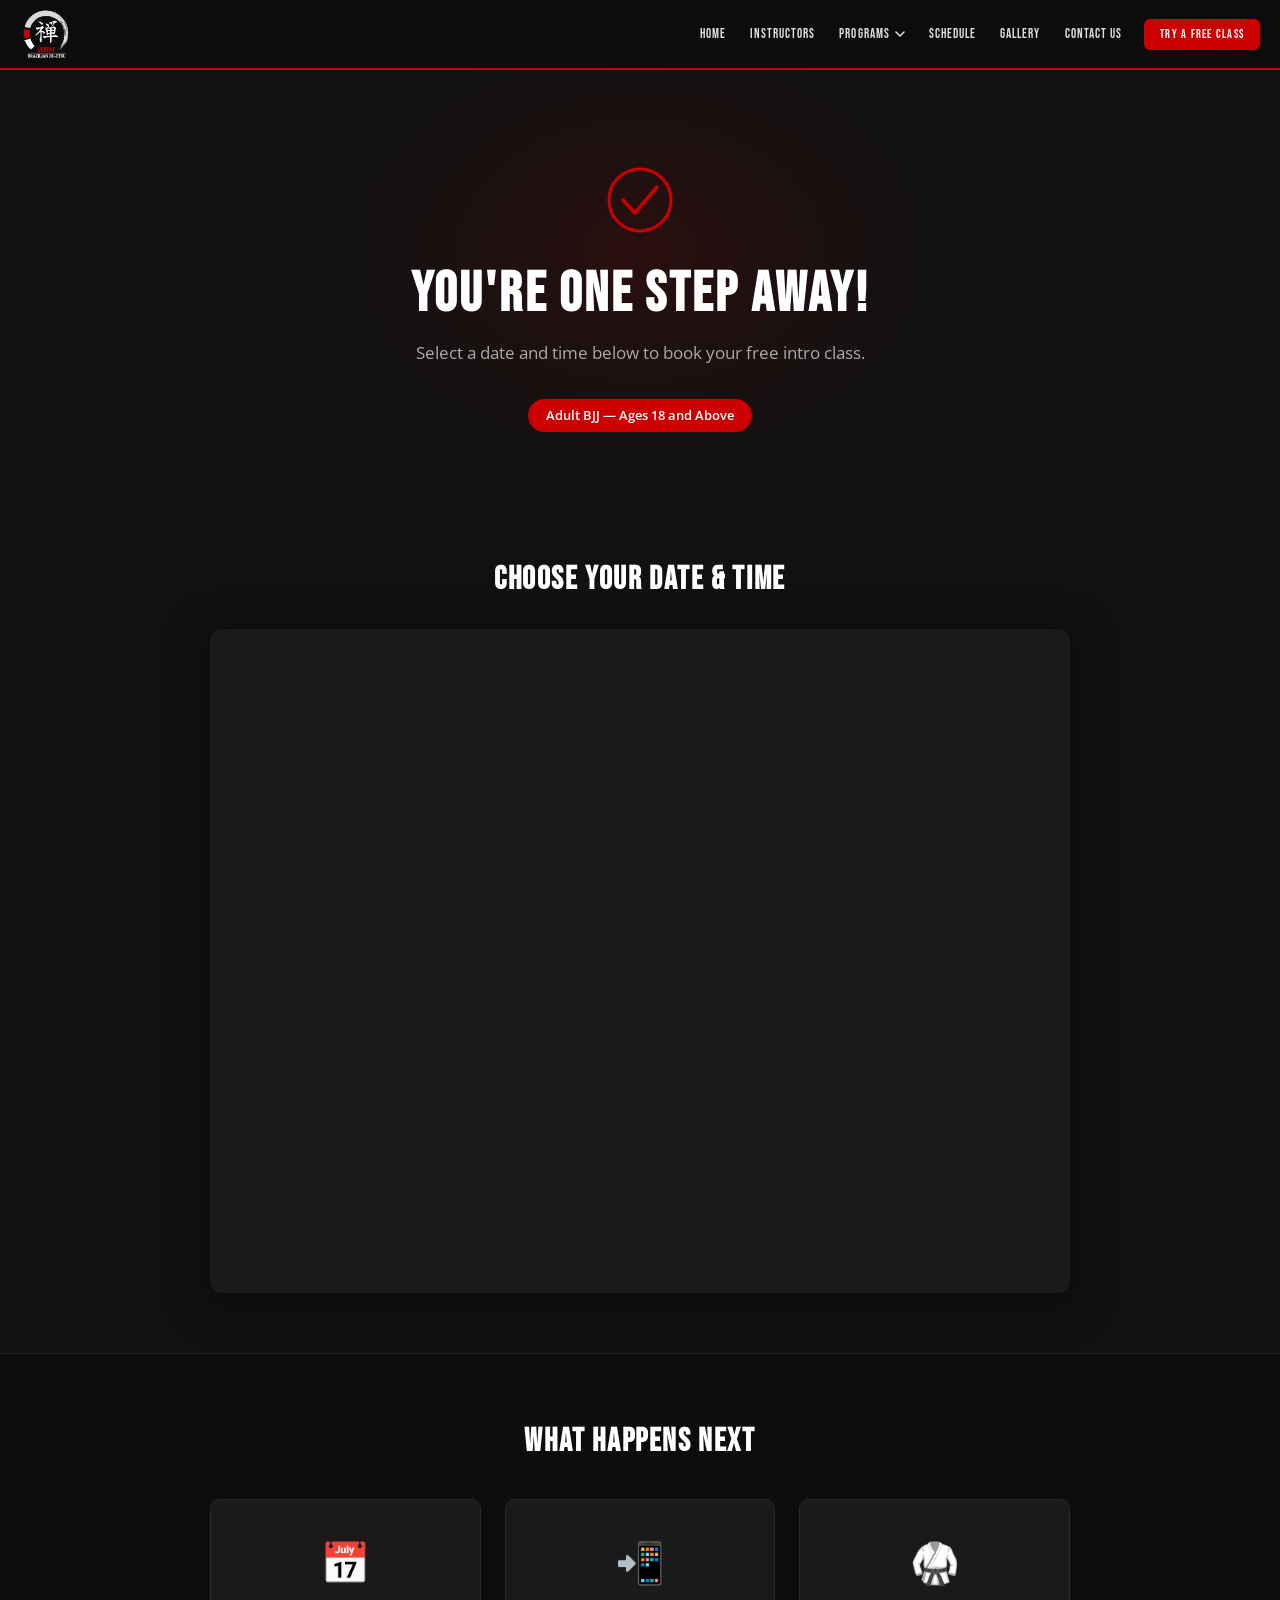
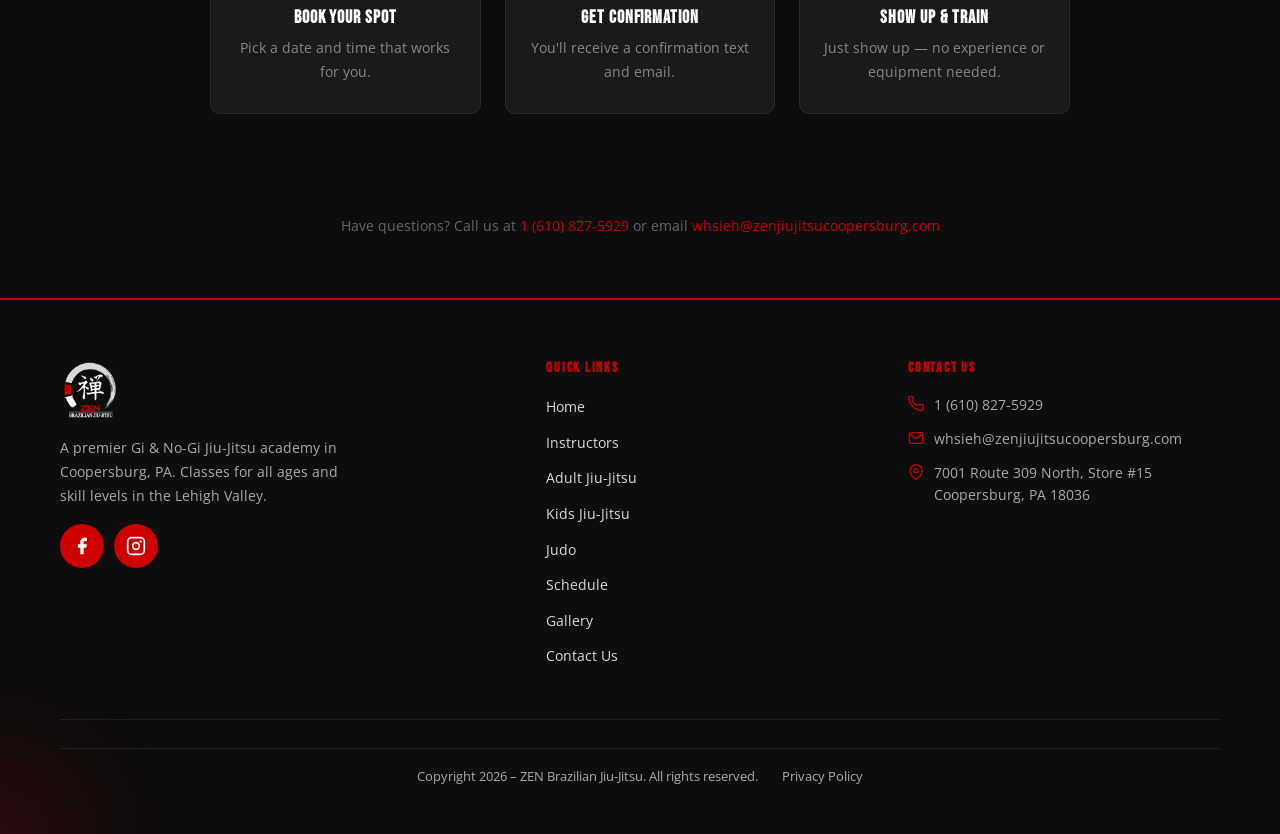
<file: book-a-class.html>
<!DOCTYPE html>
<html lang="en">
<head>
  <meta charset="UTF-8">
  <meta name="viewport" content="width=device-width, initial-scale=1.0">
  <title>Book Your Free Class | ZEN Brazilian Jiu-Jitsu Coopersburg PA</title>
  <meta name="description" content="Book your free intro class at ZEN Brazilian Jiu-Jitsu in Coopersburg, PA. Choose a date and time that works for you — no experience needed.">
  <meta name="robots" content="noindex">
  <link rel="canonical" href="https://www.zenjiujitsucoopersburg.com/book-a-class.html">
  <link rel="preconnect" href="https://fonts.googleapis.com">
  <link rel="preconnect" href="https://fonts.gstatic.com" crossorigin>
  <link href="https://fonts.googleapis.com/css2?family=Bebas+Neue&family=Open+Sans:wght@300;400;600;700&display=swap" rel="stylesheet">
  <link rel="stylesheet" href="css/styles.css">
  <style>
    /* ── Booking Hero ── */
    .booking-hero {
      background: #111111;
      padding: calc(var(--nav-height) + 90px) 0 70px;
      text-align: center;
      position: relative;
      overflow: hidden;
    }
    .booking-hero-glow {
      position: absolute;
      top: 50%;
      left: 50%;
      transform: translate(-50%, -50%);
      width: 700px;
      height: 500px;
      background: radial-gradient(ellipse at center, rgba(204,0,0,0.13) 0%, transparent 65%);
      animation: heroGlow 3s ease-in-out infinite alternate;
      pointer-events: none;
    }
    @keyframes heroGlow {
      from { transform: translate(-50%, -50%) scale(0.9); opacity: 0.5; }
      to   { transform: translate(-50%, -50%) scale(1.1); opacity: 1; }
    }
    .booking-hero-content { position: relative; z-index: 1; }

    /* ── Checkmark SVG ── */
    .check-icon {
      width: 80px;
      height: 80px;
      margin: 0 auto 24px;
      display: block;
      overflow: visible;
    }
    .check-icon circle {
      stroke-dasharray: 200;
      stroke-dashoffset: 200;
      animation: drawCheck 0.8s ease forwards 0.2s;
    }
    .check-icon path {
      stroke-dasharray: 100;
      stroke-dashoffset: 100;
      animation: drawCheck 0.6s ease forwards 0.7s;
    }
    @keyframes drawCheck {
      from { stroke-dashoffset: 200; }
      to   { stroke-dashoffset: 0; }
    }

    /* ── Headline / subheadline ── */
    .booking-headline {
      font-family: var(--font-head);
      font-size: clamp(2rem, 5vw, 3.5rem);
      color: #ffffff;
      letter-spacing: 0.05em;
      margin-bottom: 12px;
      opacity: 0;
      transform: translateY(20px);
      animation: fadeSlideUp 0.7s ease forwards 0.4s;
    }
    .booking-subheadline {
      font-size: 1.05rem;
      color: #aaaaaa;
      margin-bottom: 20px;
      opacity: 0;
      transform: translateY(20px);
      animation: fadeSlideUp 0.7s ease forwards 0.6s;
    }

    /* ── Program badge ── */
    .program-badge {
      display: inline-block;
      background: #CC0000;
      color: #ffffff;
      padding: 6px 18px;
      border-radius: 20px;
      font-family: var(--font-body);
      font-size: 13px;
      font-weight: 600;
      margin-top: 12px;
      opacity: 0;
      transform: scale(0.85);
      animation: popIn 0.5s ease forwards 0.9s;
    }

    /* ── Booking calendar section ── */
    .booking-section {
      background: #111111;
      padding: 60px 0;
    }
    .booking-section-title {
      text-align: center;
      font-family: var(--font-head);
      font-size: clamp(1.5rem, 3vw, 2rem);
      color: #ffffff;
      letter-spacing: 0.05em;
      margin-bottom: 32px;
    }
    .booking-card {
      background: #1a1a1a;
      border-radius: 12px;
      box-shadow: 0 8px 40px rgba(0,0,0,0.5);
      padding: 32px;
      max-width: 860px;
      margin: 0 auto;
      min-height: 420px;
    }
    .booking-card iframe {
      display: block;
      width: 100%;
      border: none;
      min-height: 600px;
    }

    /* ── Loading spinner ── */
    .booking-spinner {
      width: 48px;
      height: 48px;
      border: 4px solid rgba(204,0,0,0.2);
      border-top-color: #CC0000;
      border-radius: 50%;
      animation: spin 0.8s linear infinite;
      margin: 60px auto;
    }
    @keyframes spin { to { transform: rotate(360deg); } }

    /* ── What Happens Next ── */
    .next-steps-section {
      background: #0d0d0d;
      padding: 70px 0;
      border-top: 1px solid #1e1e1e;
    }
    .next-steps-title {
      text-align: center;
      font-family: var(--font-head);
      font-size: clamp(1.5rem, 3vw, 2rem);
      color: #ffffff;
      letter-spacing: 0.05em;
      margin-bottom: 40px;
    }
    .next-steps-grid {
      display: grid;
      grid-template-columns: repeat(3, 1fr);
      gap: 24px;
      max-width: 860px;
      margin: 0 auto;
    }
    .next-step {
      text-align: center;
      padding: 30px 22px;
      background: #1a1a1a;
      border-radius: 10px;
      border: 1px solid #2a2a2a;
      opacity: 0;
      transform: translateY(24px);
    }
    .next-step:nth-child(1) { animation: fadeSlideUp 0.6s ease forwards 1.2s; }
    .next-step:nth-child(2) { animation: fadeSlideUp 0.6s ease forwards 1.4s; }
    .next-step:nth-child(3) { animation: fadeSlideUp 0.6s ease forwards 1.6s; }
    .next-step-icon { font-size: 2.5rem; margin-bottom: 14px; display: block; }
    .next-step h3 {
      font-family: var(--font-head);
      font-size: 1.15rem;
      color: #ffffff;
      letter-spacing: 0.05em;
      margin-bottom: 8px;
    }
    .next-step p { font-size: 0.88rem; color: #888888; line-height: 1.65; margin: 0; }

    /* ── Contact reminder ── */
    .booking-contact-reminder {
      text-align: center;
      padding: 30px 20px 60px;
      background: #0d0d0d;
    }
    .booking-contact-reminder p { font-size: 0.88rem; color: #666666; margin: 0; }
    .booking-contact-reminder a { color: #CC0000; text-decoration: none; transition: color 0.2s; }
    .booking-contact-reminder a:hover { color: #ff2020; }

    /* ── Keyframes ── */
    @keyframes fadeSlideUp { to { opacity: 1; transform: translateY(0); } }
    @keyframes popIn       { to { opacity: 1; transform: scale(1); } }

    /* ── Mobile ── */
    @media (max-width: 768px) {
      .next-steps-grid { grid-template-columns: 1fr; gap: 16px; }
      .booking-card { padding: 16px; }
      .booking-hero { padding: calc(var(--nav-height) + 60px) 16px 50px; }
    }

    /* ── Reduced motion ── */
    @media (prefers-reduced-motion: reduce) {
      *, *::before, *::after { animation: none !important; transition: none !important; }
      .booking-headline,
      .booking-subheadline,
      .program-badge,
      .next-step { opacity: 1 !important; transform: none !important; }
      .check-icon circle,
      .check-icon path { stroke-dashoffset: 0 !important; }
      .booking-hero-glow { animation: none !important; }
    }
  </style>
</head>
<body>

<!-- NAV -->
<nav id="navbar" aria-label="Main navigation">
  <div class="nav-inner">
    <a href="index.html" class="nav-logo" aria-label="ZEN Brazilian Jiu-Jitsu Home">
      <div class="nav-logo-wrap">
        <img src="Logos/Zen%20Logo%20White.webp" alt="ZEN Brazilian Jiu-Jitsu" class="nav-logo-img">
      </div>
    </a>
    <div class="nav-links" role="navigation">
      <a href="index.html">Home</a>
      <a href="instructors.html">Instructors</a>
      <div class="nav-dropdown">
        <button class="nav-dropdown-toggle" aria-expanded="false" aria-haspopup="true">PROGRAMS <svg class="nav-chevron" viewBox="0 0 10 7" fill="none" aria-hidden="true"><path d="M1 1l4 4 4-4" stroke="currentColor" stroke-width="1.5" stroke-linecap="round" stroke-linejoin="round"/></svg></button>
        <div class="nav-dropdown-menu" role="menu">
          <a href="adult-bjj.html" role="menuitem">Adult Jiu-Jitsu</a>
          <a href="kids-bjj.html" role="menuitem">Kids Jiu-Jitsu</a>
          <a href="judo.html" role="menuitem">Judo</a>
        </div>
      </div>
      <a href="schedule.html">Schedule</a>
      <a href="gallery.html">Gallery</a>
      <a href="contact.html">Contact Us</a>
      <button class="btn nav-cta" data-modal aria-label="Try a free class">TRY A FREE CLASS</button>
    </div>
    <button class="hamburger" id="hamburger" aria-label="Toggle navigation menu" aria-expanded="false" aria-controls="navDrawer">
      <span></span><span></span><span></span>
    </button>
  </div>
</nav>
<div id="drawerOverlay" style="position:fixed;inset:0;background:rgba(0,0,0,0.6);z-index:998;display:none;"></div>
<nav class="nav-drawer" id="navDrawer" aria-label="Mobile navigation">
  <a href="index.html">Home</a>
  <a href="instructors.html">Instructors</a>
  <div class="drawer-programs">
    <button class="drawer-programs-toggle" aria-expanded="false">PROGRAMS <svg class="drawer-chevron" viewBox="0 0 10 7" fill="none" aria-hidden="true"><path d="M1 1l4 4 4-4" stroke="currentColor" stroke-width="1.5" stroke-linecap="round" stroke-linejoin="round"/></svg></button>
    <div class="drawer-programs-sub" hidden>
      <a href="adult-bjj.html">Adult Jiu-Jitsu</a>
      <a href="kids-bjj.html">Kids Jiu-Jitsu</a>
      <a href="judo.html">Judo</a>
    </div>
  </div>
  <a href="schedule.html">Schedule</a>
  <a href="gallery.html">Gallery</a>
  <a href="contact.html">Contact Us</a>
  <a class="drawer-cta" href="#" data-modal>TRY A FREE CLASS</a>
</nav>

<!-- MODAL -->
<div class="modal-overlay" id="modalOverlay" role="dialog" aria-modal="true" aria-labelledby="modalTitle" aria-hidden="true">
  <div class="modal-card">
    <button class="modal-close" id="modalClose" aria-label="Close modal">×</button>
    <div class="modal-logo">
      <div style="width:64px;height:64px;margin:0 auto 10px;">
        <svg viewBox="0 0 64 64" fill="none" xmlns="http://www.w3.org/2000/svg">
          <circle cx="32" cy="32" r="30" stroke="#CC0000" stroke-width="2" fill="none"/>
          <text x="32" y="44" text-anchor="middle" font-family="serif" font-size="32" fill="white">禅</text>
          <rect x="12" y="54" width="40" height="4" fill="#CC0000" rx="2"/>
        </svg>
      </div>
      <h3 id="modalTitle">CLAIM YOUR FREE CLASS</h3>
      <p>No experience needed. All ages &amp; levels welcome.</p>
    </div>
    <form class="modal-form" id="modalForm" novalidate>
      <div class="form-row">
        <div class="form-group">
          <label>First Name <span class="required-star">*</span></label>
          <input type="text" id="modalFirst" name="first_name" required placeholder="First Name" autocomplete="given-name">
        </div>
        <div class="form-group">
          <label>Last Name <span class="required-star">*</span></label>
          <input type="text" id="modalLast" name="last_name" required placeholder="Last Name" autocomplete="family-name">
        </div>
      </div>
      <div class="form-group">
        <label>Phone <span class="required-star">*</span></label>
        <input type="tel" id="modalPhone" name="phone" required placeholder="Phone" autocomplete="tel">
      </div>
      <div class="form-group">
        <label>Email <span class="required-star">*</span></label>
        <input type="email" id="modalEmail" name="email" required placeholder="Email" autocomplete="email">
      </div>
      <div class="form-group">
        <label for="modalProgram">What Program Are You Interested In? <span class="required-star">*</span></label>
        <select id="modalProgram" name="program" required>
          <option value="" disabled selected>Select a Program</option>
          <option value="adult-bjj">Adult BJJ Program (Age 18 and above)</option>
          <option value="kids-bjj">Kids BJJ Program (Age 5 and above)</option>
          <option value="judo">Judo BJJ Program (All Levels)</option>
        </select>
      </div>
      <button type="submit" class="btn btn-red btn-pulse">Try A Free Class Now</button>
      <div class="consent-item">
        <input type="checkbox" id="sms-consent" name="sms_consent" value="yes">
        <label for="sms-consent">I Consent to Receive SMS Notifications and Alerts from W&amp;J BJJ Academy LLC. Frequency varies. Message &amp; data rates may apply. Text HELP to 610-827-5929 for assistance. You can reply STOP to unsubscribe.</label>
      </div>
      <div class="consent-item">
        <input type="checkbox" id="marketing-consent" name="marketing_consent" value="yes">
        <label for="marketing-consent">I agree to receive Marketing and Promotional messages from W&amp;J BJJ Academy LLC at the phone number provided above. This agreement isn't a condition of any purchase. Msg &amp; data rates may apply, message frequencies vary. Text HELP to 610-827-5929 for assistance, reply STOP or OUT to opt out or to unsubscribe at any time.</label>
      </div>
      <p class="popup-privacy-link">
        By submitting this form, you agree to our <a href="privacy-policy.html" target="_blank">Privacy Policy</a>.
      </p>
    </form>
  </div>
</div>

<!-- HERO -->
<section class="booking-hero" aria-label="Booking confirmation header">
  <div class="booking-hero-glow" aria-hidden="true"></div>
  <div class="container booking-hero-content">

    <!-- Animated checkmark -->
    <svg class="check-icon" viewBox="0 0 80 80" fill="none" xmlns="http://www.w3.org/2000/svg" aria-hidden="true">
      <circle cx="40" cy="40" r="31" stroke="#CC0000" stroke-width="3" fill="none"/>
      <path d="M23 40 L35 53 L57 27" stroke="#CC0000" stroke-width="3.5" stroke-linecap="round" stroke-linejoin="round" fill="none"/>
    </svg>

    <h1 class="booking-headline">YOU'RE ONE STEP AWAY!</h1>
    <p class="booking-subheadline">Select a date and time below to book your free intro class.</p>
    <span class="program-badge" id="program-badge">Adult BJJ — Ages 18 and Above</span>
  </div>
</section>

<!-- BOOKING CALENDAR -->
<section class="booking-section" aria-label="Booking calendar">
  <div class="container">
    <h2 class="booking-section-title">Choose Your Date &amp; Time</h2>
    <div class="booking-card">
      <div id="booking-widget" aria-live="polite" aria-label="Booking calendar widget">
        <div class="booking-spinner" role="status" aria-label="Loading calendar..."></div>
      </div>
    </div>
  </div>
</section>

<!-- WHAT HAPPENS NEXT -->
<section class="next-steps-section" aria-labelledby="next-steps-heading">
  <div class="container">
    <h2 class="next-steps-title" id="next-steps-heading">What Happens Next</h2>
    <div class="next-steps-grid">
      <div class="next-step">
        <span class="next-step-icon" aria-hidden="true">📅</span>
        <h3>Book Your Spot</h3>
        <p>Pick a date and time that works for you.</p>
      </div>
      <div class="next-step">
        <span class="next-step-icon" aria-hidden="true">📲</span>
        <h3>Get Confirmation</h3>
        <p>You'll receive a confirmation text and email.</p>
      </div>
      <div class="next-step">
        <span class="next-step-icon" aria-hidden="true">🥋</span>
        <h3>Show Up &amp; Train</h3>
        <p>Just show up — no experience or equipment needed.</p>
      </div>
    </div>
  </div>
</section>

<!-- CONTACT REMINDER -->
<div class="booking-contact-reminder">
  <p>Have questions? Call us at <a href="tel:+16108275929">1 (610) 827-5929</a> or email <a href="mailto:whsieh@zenjiujitsucoopersburg.com">whsieh@zenjiujitsucoopersburg.com</a></p>
</div>

<!-- FOOTER -->
<footer>
  <div class="container">
    <div class="footer-inner" >
      <div class="footer-brand">
        <a href="index.html" class="footer-logo" aria-label="ZEN Brazilian Jiu-Jitsu Home">
          <img src="Logos/Zen%20Logo%20White.webp" alt="ZEN Brazilian Jiu-Jitsu" class="footer-logo-img">
        </a>
        <p>A premier Gi &amp; No-Gi Jiu-Jitsu academy in Coopersburg, PA. Classes for all ages and skill levels in the Lehigh Valley.</p>
        <div class="footer-social">
          <a href="https://www.facebook.com/ZenBJJCoopersburg" class="social-circle" target="_blank" rel="noopener noreferrer" aria-label="ZEN BJJ on Facebook">
            <svg viewBox="0 0 24 24" style="fill:white;width:20px;height:20px" aria-hidden="true"><path d="M18 2h-3a5 5 0 00-5 5v3H7v4h3v8h4v-8h3l1-4h-4V7a1 1 0 011-1h3z"/></svg>
          </a>
          <a href="https://www.instagram.com/zen_brazilian_jiujitsu/" class="social-circle" target="_blank" rel="noopener noreferrer" aria-label="ZEN BJJ on Instagram">
            <svg viewBox="0 0 24 24" style="fill:none;stroke:white;stroke-width:2;width:20px;height:20px" aria-hidden="true"><rect x="2" y="2" width="20" height="20" rx="5"/><circle cx="12" cy="12" r="4"/><circle cx="17.5" cy="6.5" r="0.5" fill="white"/></svg>
          </a>
        </div>
      </div>
      <div class="footer-col">
        <h4>Quick Links</h4>
        <ul>
          <li><a href="index.html">Home</a></li>
          <li><a href="instructors.html">Instructors</a></li>
          <li><a href="adult-bjj.html">Adult Jiu-Jitsu</a></li>
          <li><a href="kids-bjj.html">Kids Jiu-Jitsu</a></li>
          <li><a href="judo.html">Judo</a></li>
          <li><a href="schedule.html">Schedule</a></li>
          <li><a href="gallery.html">Gallery</a></li>
          <li><a href="contact.html">Contact Us</a></li>
        </ul>
      </div>
      <div class="footer-col">
        <h4>Contact Us</h4>
        <div class="contact-line">
          <svg viewBox="0 0 24 24" style="width:16px;height:16px;stroke:#CC0000;fill:none;stroke-width:2;flex-shrink:0;margin-top:2px" aria-hidden="true"><path d="M22 16.92v3a2 2 0 01-2.18 2 19.79 19.79 0 01-8.63-3.07A19.5 19.5 0 013.07 10.8 19.79 19.79 0 01.22 2.22a2 2 0 012-2.18h3a2 2 0 012 1.72 12.84 12.84 0 00.7 2.81 2 2 0 01-.45 2.11L6.91 7.91a16 16 0 006.18 6.18l1.24-1.24a2 2 0 012.11-.45 12.84 12.84 0 002.81.7A2 2 0 0122 16.92z"/></svg>
          <a href="tel:+16108275929">1 (610) 827-5929</a>
        </div>
        <div class="contact-line">
          <svg viewBox="0 0 24 24" style="width:16px;height:16px;stroke:#CC0000;fill:none;stroke-width:2;flex-shrink:0;margin-top:2px" aria-hidden="true"><path d="M4 4h16c1.1 0 2 .9 2 2v12c0 1.1-.9 2-2 2H4c-1.1 0-2-.9-2-2V6c0-1.1.9-2 2-2z"/><polyline points="22,6 12,13 2,6"/></svg>
          <a href="mailto:whsieh@zenjiujitsucoopersburg.com">whsieh@zenjiujitsucoopersburg.com</a>
        </div>
        <div class="contact-line">
          <svg viewBox="0 0 24 24" style="width:16px;height:16px;stroke:#CC0000;fill:none;stroke-width:2;flex-shrink:0;margin-top:2px" aria-hidden="true"><path d="M21 10c0 7-9 13-9 13s-9-6-9-13a9 9 0 0118 0z"/><circle cx="12" cy="10" r="3"/></svg>
          <address style="font-style:normal;">7001 Route 309 North, Store #15<br>Coopersburg, PA 18036</address>
        </div>
      </div>
    </div>
    <div class="footer-bottom-bar">
      <p>Copyright 2026 – ZEN Brazilian Jiu-Jitsu. All rights reserved.</p>
      <a href="privacy-policy.html">Privacy Policy</a>
    </div>
  </div>
</footer>

<!-- MOBILE BOTTOM BAR -->
<div class="mobile-bar" aria-label="Mobile quick actions">
  <a href="tel:+16108275929" class="call-btn" aria-label="Call ZEN BJJ at 610-827-5929">
    <svg viewBox="0 0 24 24" style="width:18px;height:18px;stroke:#CC0000;fill:none;stroke-width:2" aria-hidden="true"><path d="M22 16.92v3a2 2 0 01-2.18 2 19.79 19.79 0 01-8.63-3.07A19.5 19.5 0 013.07 10.8 19.79 19.79 0 01.22 2.22a2 2 0 012-2.18h3a2 2 0 012 1.72 12.84 12.84 0 00.7 2.81 2 2 0 01-.45 2.11L6.91 7.91a16 16 0 006.18 6.18l1.24-1.24a2 2 0 012.11-.45 12.84 12.84 0 002.81.7A2 2 0 0122 16.92z"/></svg>
    Call Us
  </a>
  <div class="free-btn" id="mobileFreeCta" role="button" tabindex="0" aria-label="Try a free class">TRY FREE CLASS</div>
</div>

<script src="js/main.js"></script>
<script src="js/cursor.js" defer></script>

<!-- Booking widget injection -->
<script>
document.addEventListener('DOMContentLoaded', function () {
  var params  = new URLSearchParams(window.location.search);
  var program = params.get('program') || 'adult-bjj';
  var container = document.getElementById('booking-widget');

  var widgets = {
    'adult-bjj': { src: 'https://link.conversionbees.com/widget/booking/ljQ4OqP54avSh8fsYag7',  id: 'ljQ4OqP54avSh8fsYag7_1776109436247' },
    'kids-bjj':  { src: 'https://link.conversionbees.com/widget/booking/zyhXrFJt7B4xRhLg9AnP',  id: 'zyhXrFJt7B4xRhLg9AnP_1776109457965' },
    'judo':      { src: 'https://link.conversionbees.com/widget/booking/TQVyQyYn3ACxzJypb9IX',  id: 'TQVyQyYn3ACxzJypb9IX_1776116384253' }
  };
  var badgeLabels = {
    'adult-bjj': 'Adult BJJ \u2014 Ages 18 and Above',
    'kids-bjj':  'Kids BJJ \u2014 Ages 5 and Above',
    'judo':      'Judo Program \u2014 All Levels'
  };

  // Clamp to known values
  if (!widgets[program]) program = 'adult-bjj';

  // Update program badge
  var badge = document.getElementById('program-badge');
  if (badge) badge.textContent = badgeLabels[program];

  // Inject iframe after spinner delay
  if (container) {
    setTimeout(function () {
      var widget = widgets[program];

      // Build iframe element
      var iframe = document.createElement('iframe');
      iframe.src = widget.src;
      iframe.id  = widget.id;
      iframe.setAttribute('scrolling', 'no');
      iframe.setAttribute('title', 'Book a free class at ZEN Brazilian Jiu-Jitsu');
      iframe.style.cssText = 'width:100%;border:none;overflow:hidden;min-height:600px;display:block;';

      container.innerHTML = '';
      container.appendChild(iframe);

      // Load ConversionBees embed script (only once)
      if (!document.getElementById('cb-embed-script')) {
        var script = document.createElement('script');
        script.id   = 'cb-embed-script';
        script.src  = 'https://link.conversionbees.com/js/form_embed.js';
        script.type = 'text/javascript';
        document.body.appendChild(script);
      }

      // Fade in
      container.style.opacity   = '0';
      container.style.transform = 'translateY(16px)';
      requestAnimationFrame(function () {
        container.style.transition = 'opacity 0.5s ease, transform 0.5s ease';
        container.style.opacity    = '1';
        container.style.transform  = 'translateY(0)';
      });
    }, 600);
  }
});
</script>

</body>
</html>
</file>
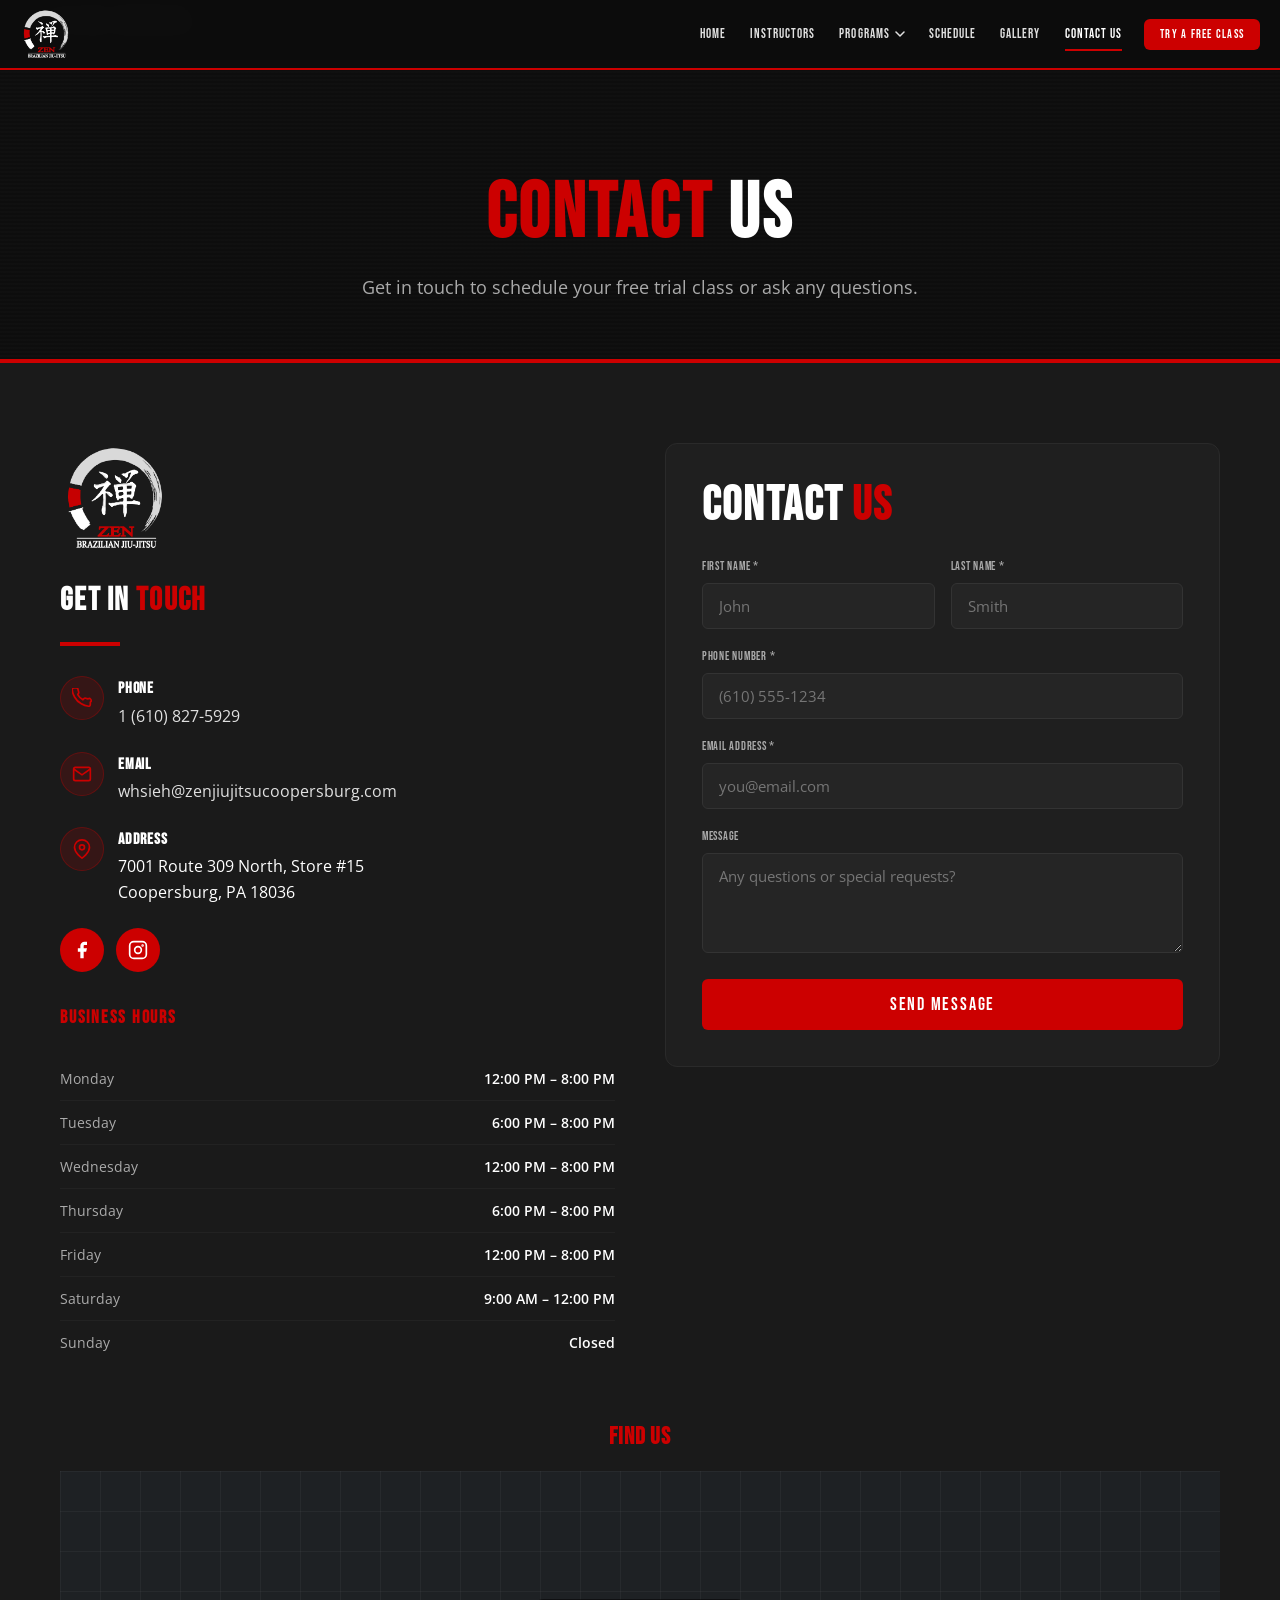
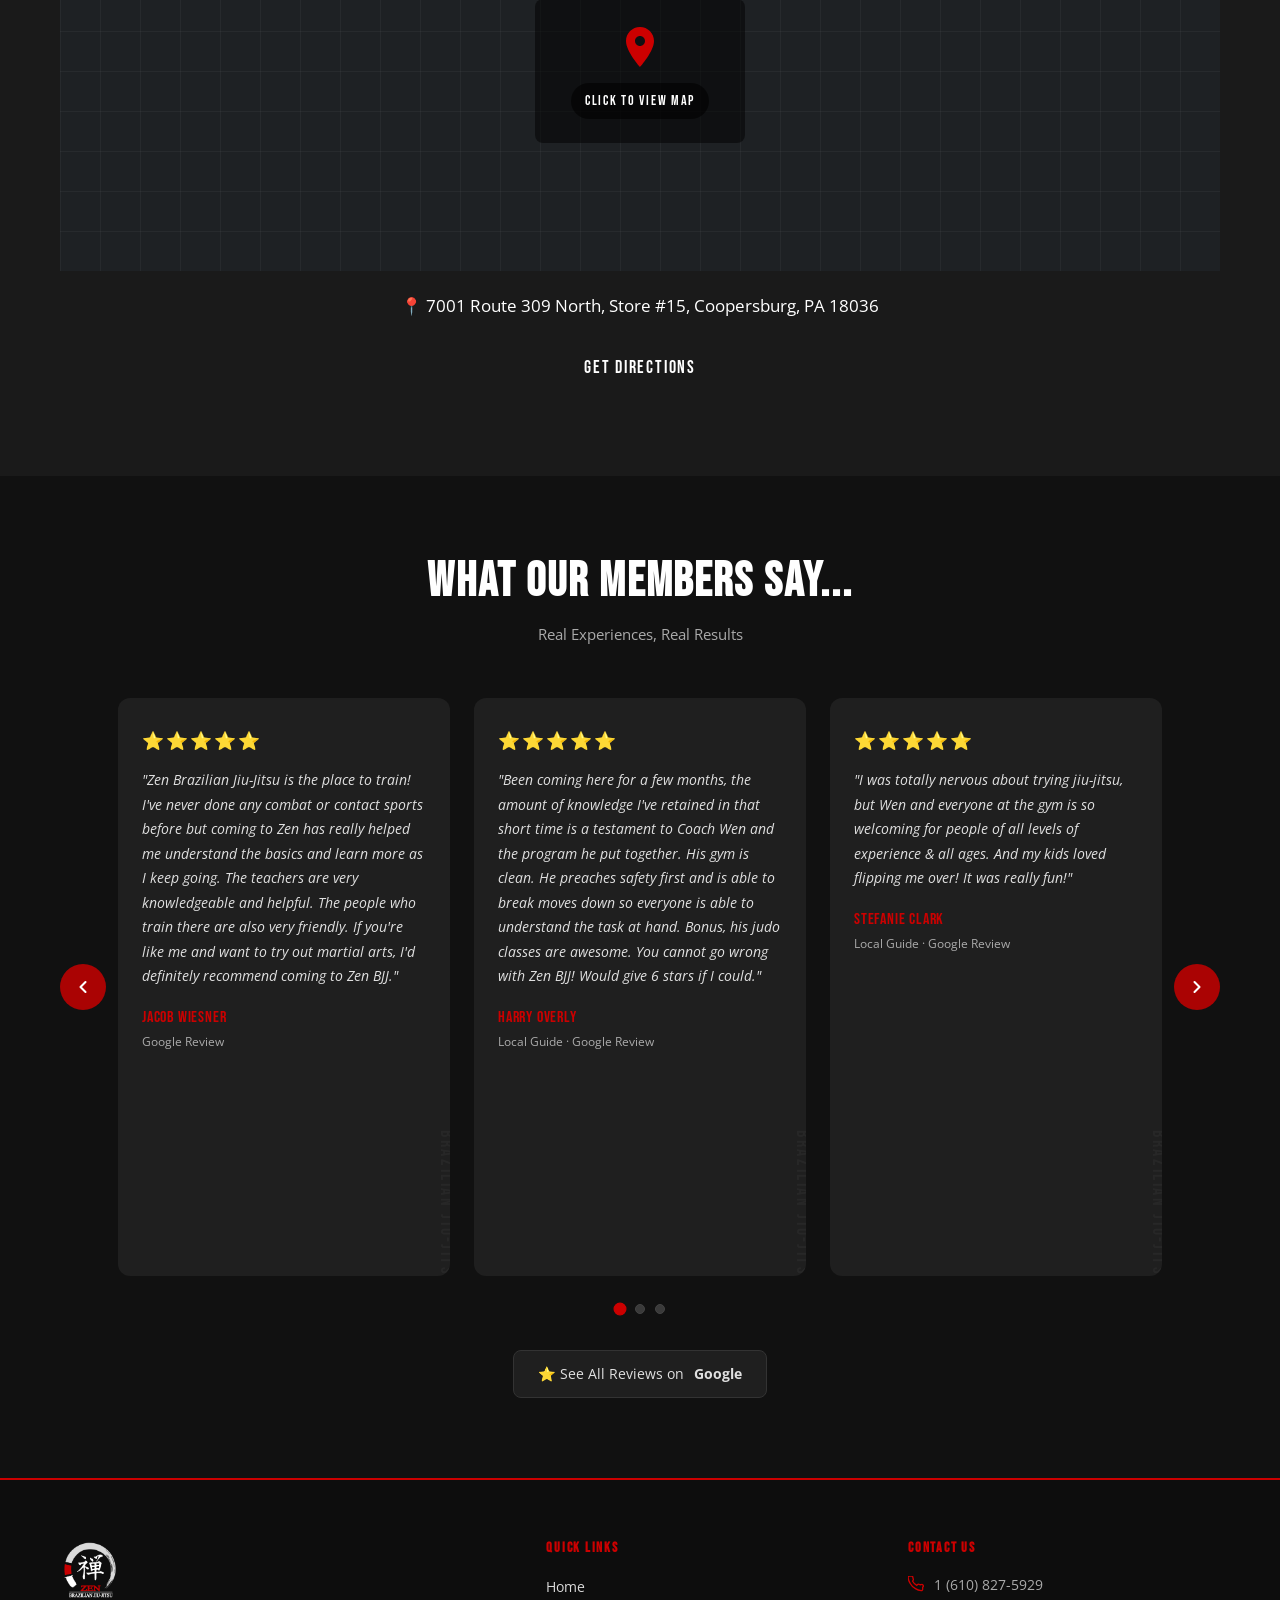
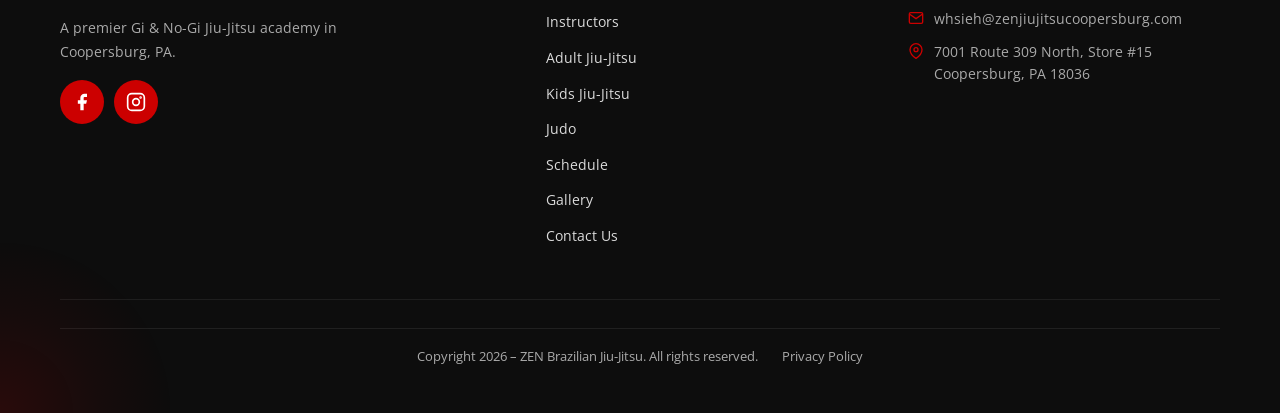
<file: contact.html>
<!DOCTYPE html>
<html lang="en">
<head>
  <meta charset="UTF-8">
  <meta name="viewport" content="width=device-width, initial-scale=1.0">
  <title>Contact ZEN Brazilian Jiu-Jitsu | Coopersburg, PA</title>
  <meta name="description" content="Get in touch with ZEN Brazilian Jiu-Jitsu in Coopersburg, PA. Call, email, or fill out our form to schedule your free trial class today.">
  <link rel="canonical" href="https://www.zenjiujitsucoopersburg.com/contact.html">
  <meta property="og:title" content="Contact ZEN Brazilian Jiu-Jitsu | Coopersburg, PA">
  <meta property="og:description" content="Get in touch with ZEN Brazilian Jiu-Jitsu in Coopersburg, PA. Call, email, or fill out our form to schedule your free trial class today.">
  <meta property="og:type" content="website">
  <meta property="og:url" content="https://www.zenjiujitsucoopersburg.com/contact.html">
  <meta property="og:image" content="https://www.zenjiujitsucoopersburg.com/images/og-home.jpg">
  <meta property="og:site_name" content="ZEN Brazilian Jiu-Jitsu">
  <meta name="twitter:card" content="summary_large_image">
  <meta name="twitter:title" content="Contact ZEN Brazilian Jiu-Jitsu | Coopersburg, PA">
  <meta name="twitter:description" content="Get in touch with ZEN Brazilian Jiu-Jitsu in Coopersburg, PA. Call, email, or fill out our form to schedule your free trial class today.">
  <link rel="preconnect" href="https://fonts.googleapis.com">
  <link rel="preconnect" href="https://fonts.gstatic.com" crossorigin>
  <link rel="preconnect" href="https://maps.googleapis.com">
  <link rel="preconnect" href="https://maps.gstatic.com" crossorigin>
  <link rel="dns-prefetch" href="https://maps.googleapis.com">
  <link rel="dns-prefetch" href="https://maps.gstatic.com">
  <link href="https://fonts.googleapis.com/css2?family=Bebas+Neue&family=Open+Sans:wght@300;400;600;700&display=swap" rel="stylesheet">
  <link rel="stylesheet" href="css/styles.css">
<link rel="stylesheet" href="https://unpkg.com/aos@2.3.4/dist/aos.css">
  <script type="application/ld+json">
  {"@context":"https://schema.org","@type":"LocalBusiness","name":"ZEN Brazilian Jiu-Jitsu","telephone":"+16108275929","email":"whsieh@zenjiujitsucoopersburg.com","address":{"@type":"PostalAddress","streetAddress":"7001 Route 309 North, Store #15","addressLocality":"Coopersburg","addressRegion":"PA","postalCode":"18036","addressCountry":"US"},"url":"https://www.zenjiujitsucoopersburg.com","openingHours":["Mo 12:00-20:00","Tu 18:00-20:00","We 12:00-20:00","Th 18:00-20:00","Fr 12:00-20:00","Sa 09:00-12:00"]}
  </script>
</head>
<body>

<nav id="navbar" aria-label="Main navigation">
  <div class="nav-inner">
    <a href="index.html" class="nav-logo" aria-label="ZEN Brazilian Jiu-Jitsu Home">
      <div class="nav-logo-wrap">
        <img src="Logos/Zen%20Logo%20White.webp" alt="ZEN Brazilian Jiu-Jitsu" class="nav-logo-img">
      </div>
    </a>
    <div class="nav-links">
      <a href="index.html">Home</a><a href="instructors.html">Instructors</a><div class="nav-dropdown"><button class="nav-dropdown-toggle" aria-expanded="false" aria-haspopup="true">PROGRAMS <svg class="nav-chevron" viewBox="0 0 10 7" fill="none" aria-hidden="true"><path d="M1 1l4 4 4-4" stroke="currentColor" stroke-width="1.5" stroke-linecap="round" stroke-linejoin="round"/></svg></button><div class="nav-dropdown-menu" role="menu"><a href="adult-bjj.html" role="menuitem">Adult Jiu-Jitsu</a><a href="kids-bjj.html" role="menuitem">Kids Jiu-Jitsu</a><a href="judo.html" role="menuitem">Judo</a></div></div><a href="schedule.html">Schedule</a><a href="gallery.html">Gallery</a><a href="contact.html" class="active">Contact Us</a>
      <button class="btn nav-cta" data-modal>TRY A FREE CLASS</button>
    </div>
    <button class="hamburger" id="hamburger" aria-label="Toggle navigation" aria-expanded="false" aria-controls="navDrawer"><span></span><span></span><span></span></button>
  </div>
</nav>
<div id="drawerOverlay" style="position:fixed;inset:0;background:rgba(0,0,0,0.6);z-index:998;display:none;"></div>
<nav class="nav-drawer" id="navDrawer" aria-label="Mobile navigation">
  <a href="index.html">Home</a><a href="instructors.html">Instructors</a><div class="drawer-programs"><button class="drawer-programs-toggle" aria-expanded="false">PROGRAMS <svg class="drawer-chevron" viewBox="0 0 10 7" fill="none" aria-hidden="true"><path d="M1 1l4 4 4-4" stroke="currentColor" stroke-width="1.5" stroke-linecap="round" stroke-linejoin="round"/></svg></button><div class="drawer-programs-sub" hidden><a href="adult-bjj.html">Adult Jiu-Jitsu</a><a href="kids-bjj.html">Kids Jiu-Jitsu</a><a href="judo.html">Judo</a></div></div><a href="schedule.html">Schedule</a><a href="gallery.html">Gallery</a><a href="contact.html" class="active">Contact Us</a>
  <a class="drawer-cta" href="#" data-modal>TRY A FREE CLASS</a>
</nav>

<div class="modal-overlay" id="modalOverlay" role="dialog" aria-modal="true" aria-labelledby="modalTitle" aria-hidden="true">
  <div class="modal-card">
    <button class="modal-close" id="modalClose" aria-label="Close modal">×</button>
    <div class="modal-logo"><div style="width:64px;height:64px;margin:0 auto 10px;"><svg viewBox="0 0 64 64" fill="none"><circle cx="32" cy="32" r="30" stroke="#CC0000" stroke-width="2" fill="none"/><text x="32" y="44" text-anchor="middle" font-family="serif" font-size="32" fill="white">禅</text><rect x="12" y="54" width="40" height="4" fill="#CC0000" rx="2"/></svg></div><h3 id="modalTitle">CLAIM YOUR FREE CLASS</h3><p>No experience needed. All ages &amp; levels welcome.</p></div>
    <form class="modal-form" id="modalForm" novalidate>
      <div class="form-row">
        <div class="form-group">
          <label>First Name <span class="required-star">*</span></label>
          <input type="text" id="modalFirst" name="first_name" required placeholder="First Name" autocomplete="given-name">
        </div>
        <div class="form-group">
          <label>Last Name <span class="required-star">*</span></label>
          <input type="text" id="modalLast" name="last_name" required placeholder="Last Name" autocomplete="family-name">
        </div>
      </div>
      <div class="form-group">
        <label>Phone <span class="required-star">*</span></label>
        <input type="tel" id="modalPhone" name="phone" required placeholder="Phone" autocomplete="tel">
      </div>
      <div class="form-group">
        <label>Email <span class="required-star">*</span></label>
        <input type="email" id="modalEmail" name="email" required placeholder="Email" autocomplete="email">
      </div>
      <div class="form-group">
        <label for="modalProgram">What Program Are You Interested In? <span class="required-star">*</span></label>
        <select id="modalProgram" name="program" required>
          <option value="" disabled selected>Select a Program</option>
          <option value="adult-bjj">Adult BJJ Program (Age 18 and above)</option>
          <option value="kids-bjj">Kids BJJ Program (Age 5 and above)</option>
          <option value="judo">Judo BJJ Program (All Levels)</option>
        </select>
      </div>
      <button type="submit" class="btn btn-red btn-pulse">Try A Free Class Now</button>
      <div class="consent-item">
        <input type="checkbox" id="sms-consent" name="sms_consent" value="yes">
        <label for="sms-consent">I Consent to Receive SMS Notifications and Alerts from W&amp;J BJJ Academy LLC. Frequency varies. Message &amp; data rates may apply. Text HELP to 610-827-5929 for assistance. You can reply STOP to unsubscribe.</label>
      </div>
      <div class="consent-item">
        <input type="checkbox" id="marketing-consent" name="marketing_consent" value="yes">
        <label for="marketing-consent">I agree to receive Marketing and Promotional messages from W&amp;J BJJ Academy LLC at the phone number provided above. This agreement isn't a condition of any purchase. Msg &amp; data rates may apply, message frequencies vary. Text HELP to 610-827-5929 for assistance, reply STOP or OUT to opt out or to unsubscribe at any time.</label>
      </div>
      <p class="popup-privacy-link">
        By submitting this form, you agree to our <a href="privacy-policy.html" target="_blank">Privacy Policy</a>.
      </p>
    </form>
  </div>
</div>

<nav class="breadcrumb" aria-label="Breadcrumb"><div class="container"><ol><li><a href="index.html">Home</a></li><li>Contact Us</li></ol></div></nav>

<section class="page-hero" aria-labelledby="page-title">
  <div class="container">
    <h1 id="page-title"><span class="accent-red">CONTACT</span> US</h1>
    <p>Get in touch to schedule your free trial class or ask any questions.</p>
  </div>
</section>

<!-- CONTACT SECTION -->
<section style="background:var(--dark);padding:80px 0;">
  <div class="container">
    <div class="contact-grid">
      <!-- INFO -->
      <div class="contact-info">
        <div style="margin-bottom:30px;">
          <img src="Logos/Zen%20Logo%20White.webp" alt="ZEN Brazilian Jiu-Jitsu" style="height:110px;width:auto;display:block;">
        </div>
        <h2>GET IN <span class="accent-red">TOUCH</span></h2>
        <div class="divider"></div>
        <div class="contact-detail">
          <div class="icon-wrap"><svg viewBox="0 0 24 24"><path d="M22 16.92v3a2 2 0 01-2.18 2 19.79 19.79 0 01-8.63-3.07A19.5 19.5 0 013.07 10.8 19.79 19.79 0 01.22 2.22a2 2 0 012-2.18h3a2 2 0 012 1.72 12.84 12.84 0 00.7 2.81 2 2 0 01-.45 2.11L6.91 7.91a16 16 0 006.18 6.18l1.24-1.24a2 2 0 012.11-.45 12.84 12.84 0 002.81.7A2 2 0 0122 16.92z"/></svg></div>
          <div><strong>Phone</strong><a href="tel:+16108275929">1 (610) 827-5929</a></div>
        </div>
        <div class="contact-detail">
          <div class="icon-wrap"><svg viewBox="0 0 24 24"><path d="M4 4h16c1.1 0 2 .9 2 2v12c0 1.1-.9 2-2 2H4c-1.1 0-2-.9-2-2V6c0-1.1.9-2 2-2z"/><polyline points="22,6 12,13 2,6"/></svg></div>
          <div><strong>Email</strong><a href="mailto:whsieh@zenjiujitsucoopersburg.com">whsieh@zenjiujitsucoopersburg.com</a></div>
        </div>
        <div class="contact-detail">
          <div class="icon-wrap"><svg viewBox="0 0 24 24"><path d="M21 10c0 7-9 13-9 13s-9-6-9-13a9 9 0 0118 0z"/><circle cx="12" cy="10" r="3"/></svg></div>
          <div><strong>Address</strong><address style="font-style:normal;">7001 Route 309 North, Store #15<br>Coopersburg, PA 18036</address></div>
        </div>
        <div class="social-icons-row">
          <a href="https://www.facebook.com/ZenBJJCoopersburg" class="social-circle" target="_blank" rel="noopener noreferrer" aria-label="Facebook"><svg viewBox="0 0 24 24" style="fill:white;width:20px;height:20px"><path d="M18 2h-3a5 5 0 00-5 5v3H7v4h3v8h4v-8h3l1-4h-4V7a1 1 0 011-1h3z"/></svg></a>
          <a href="https://www.instagram.com/zen_brazilian_jiujitsu/" class="social-circle" target="_blank" rel="noopener noreferrer" aria-label="Instagram"><svg viewBox="0 0 24 24" style="fill:none;stroke:white;stroke-width:2;width:20px;height:20px"><rect x="2" y="2" width="20" height="20" rx="5"/><circle cx="12" cy="12" r="4"/><circle cx="17.5" cy="6.5" r="0.5" fill="white"/></svg></a>
        </div>
        <div style="margin-top:36px;">
          <h3 style="font-family:var(--font-head);font-size:1.1rem;color:#CC0000;letter-spacing:0.1em;margin-bottom:14px;">BUSINESS HOURS</h3>
          <div class="hours-table">
            <div class="hours-row"><span class="hours-day">Monday</span><span class="hours-time">12:00 PM – 8:00 PM</span></div>
            <div class="hours-row"><span class="hours-day">Tuesday</span><span class="hours-time">6:00 PM – 8:00 PM</span></div>
            <div class="hours-row"><span class="hours-day">Wednesday</span><span class="hours-time">12:00 PM – 8:00 PM</span></div>
            <div class="hours-row"><span class="hours-day">Thursday</span><span class="hours-time">6:00 PM – 8:00 PM</span></div>
            <div class="hours-row"><span class="hours-day">Friday</span><span class="hours-time">12:00 PM – 8:00 PM</span></div>
            <div class="hours-row"><span class="hours-day">Saturday</span><span class="hours-time">9:00 AM – 12:00 PM</span></div>
            <div class="hours-row"><span class="hours-day">Sunday</span><span class="hours-time">Closed</span></div>
          </div>
        </div>
      </div>

      <!-- FORM -->
      <div class="contact-form">
        <h2>CONTACT <span class="accent-red">US</span></h2>
        <form id="contactForm" novalidate>
          <div class="form-row-2">
            <div class="form-group"><label for="cfFirst">First Name *</label><input type="text" id="cfFirst" name="first_name" required placeholder="John" autocomplete="given-name"></div>
            <div class="form-group"><label for="cfLast">Last Name *</label><input type="text" id="cfLast" name="last_name" required placeholder="Smith" autocomplete="family-name"></div>
          </div>
          <div class="form-group"><label for="cfPhone">Phone Number *</label><input type="tel" id="cfPhone" name="phone" required placeholder="(610) 555-1234" autocomplete="tel"></div>
          <div class="form-group"><label for="cfEmail">Email Address *</label><input type="email" id="cfEmail" name="email" required placeholder="you@email.com" autocomplete="email"></div>
          <div class="form-group"><label for="cfMessage">Message</label><textarea id="cfMessage" name="message" placeholder="Any questions or special requests?"></textarea></div>
          <button type="submit" class="btn btn-red" style="width:100%;padding:15px;">SEND MESSAGE</button>
        </form>
        <div class="form-success" id="formSuccess">✅ Thank you! We'll be in touch shortly to schedule your free class.</div>
      </div>
    </div>

    <!-- FIND US -->
    <div style="margin-top:60px;">
      <h3 style="text-align:center;font-family:var(--font-head);font-size:1.5rem;margin-bottom:20px;color:#CC0000;">FIND US</h3>
      <div class="map-container" style="margin-bottom:20px;">
        <div class="map-facade" data-map-src="https://www.google.com/maps/embed?pb=!1m18!1m12!1m3!1d3041.0!2d-75.39!3d40.508!2m3!1f0!2f0!3f0!3m2!1i1024!2i768!4f13.1!3m3!1m2!1s0x0%3A0x0!2s7001+Route+309+N%2C+Coopersburg%2C+PA+18036!5e0!3m2!1sen!2sus!4v1700000000000!5m2!1sen!2sus" data-map-title="ZEN Brazilian Jiu-Jitsu location map">
          <div class="map-facade-overlay">
            <svg class="map-facade-pin" viewBox="0 0 24 24" xmlns="http://www.w3.org/2000/svg" aria-hidden="true"><path d="M12 2C8.13 2 5 5.13 5 9c0 5.25 7 13 7 13s7-7.75 7-13c0-3.87-3.13-7-7-7zm0 9.5c-1.38 0-2.5-1.12-2.5-2.5s1.12-2.5 2.5-2.5 2.5 1.12 2.5 2.5-1.12 2.5-2.5 2.5z"/></svg>
            <span class="map-facade-text">CLICK TO VIEW MAP</span>
          </div>
        </div>
      </div>
      <div style="text-align:center;">
        <p style="font-size:1.05rem;color:var(--white);margin-bottom:20px;">📍 7001 Route 309 North, Store #15, Coopersburg, PA 18036</p>
        <a href="https://www.google.com/maps/dir/?api=1&destination=7001+Route+309+North+Store+15+Coopersburg+PA+18036" target="_blank" rel="noopener noreferrer" class="btn">GET DIRECTIONS</a>
      </div>
    </div>
  </div>
</section>

<!-- REVIEWS -->
<section class="testimonials-section" aria-labelledby="reviews-heading">
  <div class="container">
    <h2 id="reviews-heading" class="text-center" data-aos="fade-up">What Our Members Say...</h2>
    <p class="section-sub" data-aos="fade-up" data-aos-delay="100">Real Experiences, Real Results</p>
    <div class="reviews-carousel-wrapper" id="reviewsCarouselWrapper" data-aos="fade-up" data-aos-delay="200">
      <button class="carousel-btn carousel-prev" id="carouselPrev" aria-label="Previous reviews">
        <svg viewBox="0 0 24 24" fill="none" stroke="currentColor" stroke-width="2.5" stroke-linecap="round" stroke-linejoin="round" aria-hidden="true"><polyline points="15 18 9 12 15 6"/></svg>
      </button>
      <div class="reviews-carousel" id="reviewsCarousel">
        <div class="reviews-track" id="reviewsTrack">
          <article class="review-card">
            <div class="stars" aria-label="5 out of 5 stars">⭐⭐⭐⭐⭐</div>
            <p class="review-text">"Zen Brazilian Jiu-Jitsu is the place to train! I've never done any combat or contact sports before but coming to Zen has really helped me understand the basics and learn more as I keep going. The teachers are very knowledgeable and helpful. The people who train there are also very friendly. If you're like me and want to try out martial arts, I'd definitely recommend coming to Zen BJJ."</p>
            <div class="reviewer-name">Jacob Wiesner</div>
            <div class="reviewer-label">Google Review</div>
            <div class="watermark" aria-hidden="true">BRAZILIAN JIU-JITSU</div>
          </article>
          <article class="review-card">
            <div class="stars" aria-label="5 out of 5 stars">⭐⭐⭐⭐⭐</div>
            <p class="review-text">"Been coming here for a few months, the amount of knowledge I've retained in that short time is a testament to Coach Wen and the program he put together. His gym is clean. He preaches safety first and is able to break moves down so everyone is able to understand the task at hand. Bonus, his judo classes are awesome. You cannot go wrong with Zen BJJ! Would give 6 stars if I could."</p>
            <div class="reviewer-name">Harry Overly</div>
            <div class="reviewer-label">Local Guide · Google Review</div>
            <div class="watermark" aria-hidden="true">BRAZILIAN JIU-JITSU</div>
          </article>
          <article class="review-card">
            <div class="stars" aria-label="5 out of 5 stars">⭐⭐⭐⭐⭐</div>
            <p class="review-text">"I was totally nervous about trying jiu-jitsu, but Wen and everyone at the gym is so welcoming for people of all levels of experience &amp; all ages. And my kids loved flipping me over! It was really fun!"</p>
            <div class="reviewer-name">Stefanie Clark</div>
            <div class="reviewer-label">Local Guide · Google Review</div>
            <div class="watermark" aria-hidden="true">BRAZILIAN JIU-JITSU</div>
          </article>
          <article class="review-card">
            <div class="stars" aria-label="5 out of 5 stars">⭐⭐⭐⭐⭐</div>
            <p class="review-text">"Zen Brazilian Jiu-Jitsu is a fantastic place to train! Wen and his team of instructors are detail-oriented, goal-driven, and truly dedicated to their students' progress. With a flexible class schedule, friendly training partners, and a positive atmosphere, I highly recommend stopping in for a trial class!"</p>
            <div class="reviewer-name">Will C</div>
            <div class="reviewer-label">Google Review</div>
            <div class="watermark" aria-hidden="true">BRAZILIAN JIU-JITSU</div>
          </article>
          <article class="review-card">
            <div class="stars" aria-label="5 out of 5 stars">⭐⭐⭐⭐⭐</div>
            <p class="review-text">"We are so grateful for this community. We started my daughter there when they first opened up back in November of 2024 and I can't believe the progress she has made from then until now. It's incredible to watch her and the rest of the kids that consistently show up. She would go every day if she could. Coach Wen and the staff are phenomenal. I highly recommend this gym to any family!"</p>
            <div class="reviewer-name">Katie Morris</div>
            <div class="reviewer-label">Google Review</div>
            <div class="watermark" aria-hidden="true">BRAZILIAN JIU-JITSU</div>
          </article>
          <article class="review-card">
            <div class="stars" aria-label="5 out of 5 stars">⭐⭐⭐⭐⭐</div>
            <p class="review-text">"Phenomenal gym. Several very experienced instructors who are both personable and diligent. Great facility, environment, and an abundance of experience in grappling. I highly recommend Zen to anyone just starting out or simply looking for a new place to train. See you on the mats!"</p>
            <div class="reviewer-name">Damien Sanchez</div>
            <div class="reviewer-label">Google Review</div>
            <div class="watermark" aria-hidden="true">BRAZILIAN JIU-JITSU</div>
          </article>
          <article class="review-card">
            <div class="stars" aria-label="5 out of 5 stars">⭐⭐⭐⭐⭐</div>
            <p class="review-text">"I've been to several BJJ gyms over the years, and as far as I can tell, Zen is a fantastic place to train. The people were super welcoming from day one (and there's a good number of women who frequently train there yay!) and the mats are nice and clean. They've got a variety of instructors who will teach old school moves, more modern techniques, wrestling, and even Judo to make for a well-rounded grappling experience. The schedule is flexible with mid-day classes and afternoon classes all week, so you're really getting your money's worth with an all-inclusive membership if you hit as many classes as possible. It's a relatively small gym, but they've got great competition at all levels."</p>
            <div class="reviewer-name">Izzy Hoang</div>
            <div class="reviewer-label">Google Review</div>
            <div class="watermark" aria-hidden="true">BRAZILIAN JIU-JITSU</div>
          </article>
          <article class="review-card">
            <div class="stars" aria-label="5 out of 5 stars">⭐⭐⭐⭐⭐</div>
            <p class="review-text">"Zen Brazilian Jiu Jitsu is everything you could want in a martial arts school and more. Wen, the owner, along with the other instructors are incredibly knowledgeable and patient, offering personalized guidance whether you're a complete beginner or a seasoned practitioner. The facility is clean, well-organized, and has a great energy. They balance technical instruction with a focus on mindset and personal growth. It's not just about learning to roll — it's about building confidence, discipline, and resilience. If you're looking for a place to train that feels like family and pushes you to be your best, Zen BJJ is it. Highly recommend giving it a try — you won't regret it!"</p>
            <div class="reviewer-name">Christopher Blowars</div>
            <div class="reviewer-label">ZEN BJJ Instructor</div>
            <div class="watermark" aria-hidden="true">BRAZILIAN JIU-JITSU</div>
          </article>
          <article class="review-card">
            <div class="stars" aria-label="5 out of 5 stars">⭐⭐⭐⭐⭐</div>
            <p class="review-text">"Zen Brazilian Jiu Jitsu is absolutely top-notch! From the moment you walk in, you're welcomed by an incredibly supportive and respectful community. The instructors are not only highly skilled but also excellent teachers — they break down techniques clearly and ensure everyone, from beginners to advanced practitioners, feels comfortable and challenged. The facility is always clean and well-maintained, creating the perfect environment for training. Whether you're looking to improve fitness, build confidence, or master the art of Jiu Jitsu, this is the place to be. Highly recommend Zen BJJ to anyone considering taking their first class or looking to take their game to the next level!"</p>
            <div class="reviewer-name">Barrington Corey Baker</div>
            <div class="reviewer-label">Local Guide · Google Review</div>
            <div class="watermark" aria-hidden="true">BRAZILIAN JIU-JITSU</div>
          </article>
        </div><!-- /reviews-track -->
      </div><!-- /reviews-carousel -->
      <button class="carousel-btn carousel-next" id="carouselNext" aria-label="Next reviews">
        <svg viewBox="0 0 24 24" fill="none" stroke="currentColor" stroke-width="2.5" stroke-linecap="round" stroke-linejoin="round" aria-hidden="true"><polyline points="9 18 15 12 9 6"/></svg>
      </button>
    </div><!-- /reviews-carousel-wrapper -->
    <div class="carousel-dots" id="carouselDots" role="tablist" aria-label="Review navigation"></div>
    <div style="text-align:center;margin-top:36px;">
      <a href="https://www.google.com/search?newwindow=ANbL-n6jtVjjmo40pLEKSWnHj_0fv2LIiQ:1776117030747&q=Zen+Brazilian+Jiu-Jitsu,+7001+PA-309,+Coopersburg,+PA+18036,+United+States&si=AL3DRZEsmMGCryMMFSHJ3StBhOdZ2-6yYkXd_doETEE1OR-qOXPxCbQCdAypytVNDpJ05wscndrPcM5QG6sQ3BqxLQsaULzF_dbfhcZn3fAzvhtK1FI_rAlTTEml113O00PALrPRSC0u4I9Mvt58v6vvNNKcwxQ9mQ%3D%3D&sa=X&ved=2ahUKEwjozcnF5-uTAxXKB9sEHUOBLYYQrrQLegQIMRAA&biw=1440&bih=812&dpr=2" target="_blank" rel="noopener noreferrer" style="display:inline-flex;align-items:center;gap:10px;background:#1f1f1f;border:1px solid #333;border-radius:8px;padding:12px 24px;color:#e0e0e0;font-size:0.88rem;transition:0.3s;" aria-label="See all Google reviews">
        ⭐ See All Reviews on <strong>Google</strong>
      </a>
    </div>
  </div>
</section>

<footer>
  <div class="container">
    <div class="footer-inner" data-aos="fade-up" data-aos-offset="40">
      <div class="footer-brand"><a href="index.html" class="footer-logo" aria-label="ZEN Brazilian Jiu-Jitsu Home"><img src="Logos/Zen%20Logo%20White.webp" alt="ZEN Brazilian Jiu-Jitsu" class="footer-logo-img"></a><p>A premier Gi &amp; No-Gi Jiu-Jitsu academy in Coopersburg, PA.</p><div class="footer-social"><a href="https://www.facebook.com/ZenBJJCoopersburg" class="social-circle" target="_blank" rel="noopener noreferrer" aria-label="Facebook"><svg viewBox="0 0 24 24" style="fill:white;width:20px;height:20px"><path d="M18 2h-3a5 5 0 00-5 5v3H7v4h3v8h4v-8h3l1-4h-4V7a1 1 0 011-1h3z"/></svg></a><a href="https://www.instagram.com/zen_brazilian_jiujitsu/" class="social-circle" target="_blank" rel="noopener noreferrer" aria-label="Instagram"><svg viewBox="0 0 24 24" style="fill:none;stroke:white;stroke-width:2;width:20px;height:20px"><rect x="2" y="2" width="20" height="20" rx="5"/><circle cx="12" cy="12" r="4"/><circle cx="17.5" cy="6.5" r="0.5" fill="white"/></svg></a></div></div>
      <div class="footer-col"><h4>Quick Links</h4><ul><li><a href="index.html">Home</a></li><li><a href="instructors.html">Instructors</a></li><li><a href="adult-bjj.html">Adult Jiu-Jitsu</a></li><li><a href="kids-bjj.html">Kids Jiu-Jitsu</a></li><li><a href="judo.html">Judo</a></li><li><a href="schedule.html">Schedule</a></li><li><a href="gallery.html">Gallery</a></li><li><a href="contact.html">Contact Us</a></li></ul></div>
      <div class="footer-col"><h4>Contact Us</h4><div class="contact-line"><svg viewBox="0 0 24 24" style="width:16px;height:16px;stroke:#CC0000;fill:none;stroke-width:2;flex-shrink:0;margin-top:2px"><path d="M22 16.92v3a2 2 0 01-2.18 2 19.79 19.79 0 01-8.63-3.07A19.5 19.5 0 013.07 10.8 19.79 19.79 0 01.22 2.22a2 2 0 012-2.18h3a2 2 0 012 1.72 12.84 12.84 0 00.7 2.81 2 2 0 01-.45 2.11L6.91 7.91a16 16 0 006.18 6.18l1.24-1.24a2 2 0 012.11-.45 12.84 12.84 0 002.81.7A2 2 0 0122 16.92z"/></svg><a href="tel:+16108275929">1 (610) 827-5929</a></div><div class="contact-line"><svg viewBox="0 0 24 24" style="width:16px;height:16px;stroke:#CC0000;fill:none;stroke-width:2;flex-shrink:0;margin-top:2px"><path d="M4 4h16c1.1 0 2 .9 2 2v12c0 1.1-.9 2-2 2H4c-1.1 0-2-.9-2-2V6c0-1.1.9-2 2-2z"/><polyline points="22,6 12,13 2,6"/></svg><a href="mailto:whsieh@zenjiujitsucoopersburg.com">whsieh@zenjiujitsucoopersburg.com</a></div><div class="contact-line"><svg viewBox="0 0 24 24" style="width:16px;height:16px;stroke:#CC0000;fill:none;stroke-width:2;flex-shrink:0;margin-top:2px"><path d="M21 10c0 7-9 13-9 13s-9-6-9-13a9 9 0 0118 0z"/><circle cx="12" cy="10" r="3"/></svg><address style="font-style:normal;">7001 Route 309 North, Store #15<br>Coopersburg, PA 18036</address></div></div>
    </div>
    <div class="footer-bottom-bar">
      <p>Copyright 2026 – ZEN Brazilian Jiu-Jitsu. All rights reserved.</p>
      <a href="privacy-policy.html">Privacy Policy</a>
    </div>
  </div>
</footer>
<div class="mobile-bar"><a href="tel:+16108275929" class="call-btn" aria-label="Call ZEN BJJ"><svg viewBox="0 0 24 24" style="width:18px;height:18px;stroke:#CC0000;fill:none;stroke-width:2"><path d="M22 16.92v3a2 2 0 01-2.18 2 19.79 19.79 0 01-8.63-3.07A19.5 19.5 0 013.07 10.8 19.79 19.79 0 01.22 2.22a2 2 0 012-2.18h3a2 2 0 012 1.72 12.84 12.84 0 00.7 2.81 2 2 0 01-.45 2.11L6.91 7.91a16 16 0 006.18 6.18l1.24-1.24a2 2 0 012.11-.45 12.84 12.84 0 002.81.7A2 2 0 0122 16.92z"/></svg>Call Us</a><div class="free-btn" id="mobileFreeCta" role="button" tabindex="0">TRY FREE CLASS</div></div>
<script src="js/main.js"></script>
<script src="js/cursor.js" defer></script>
<script src="https://unpkg.com/aos@2.3.4/dist/aos.js"></script>
<script>
  if (!window.matchMedia('(prefers-reduced-motion: reduce)').matches) {
    AOS.init({ duration: 700, once: true, offset: 60, easing: 'ease-out-cubic' });
  }
</script>
</body>
</html>
</file>
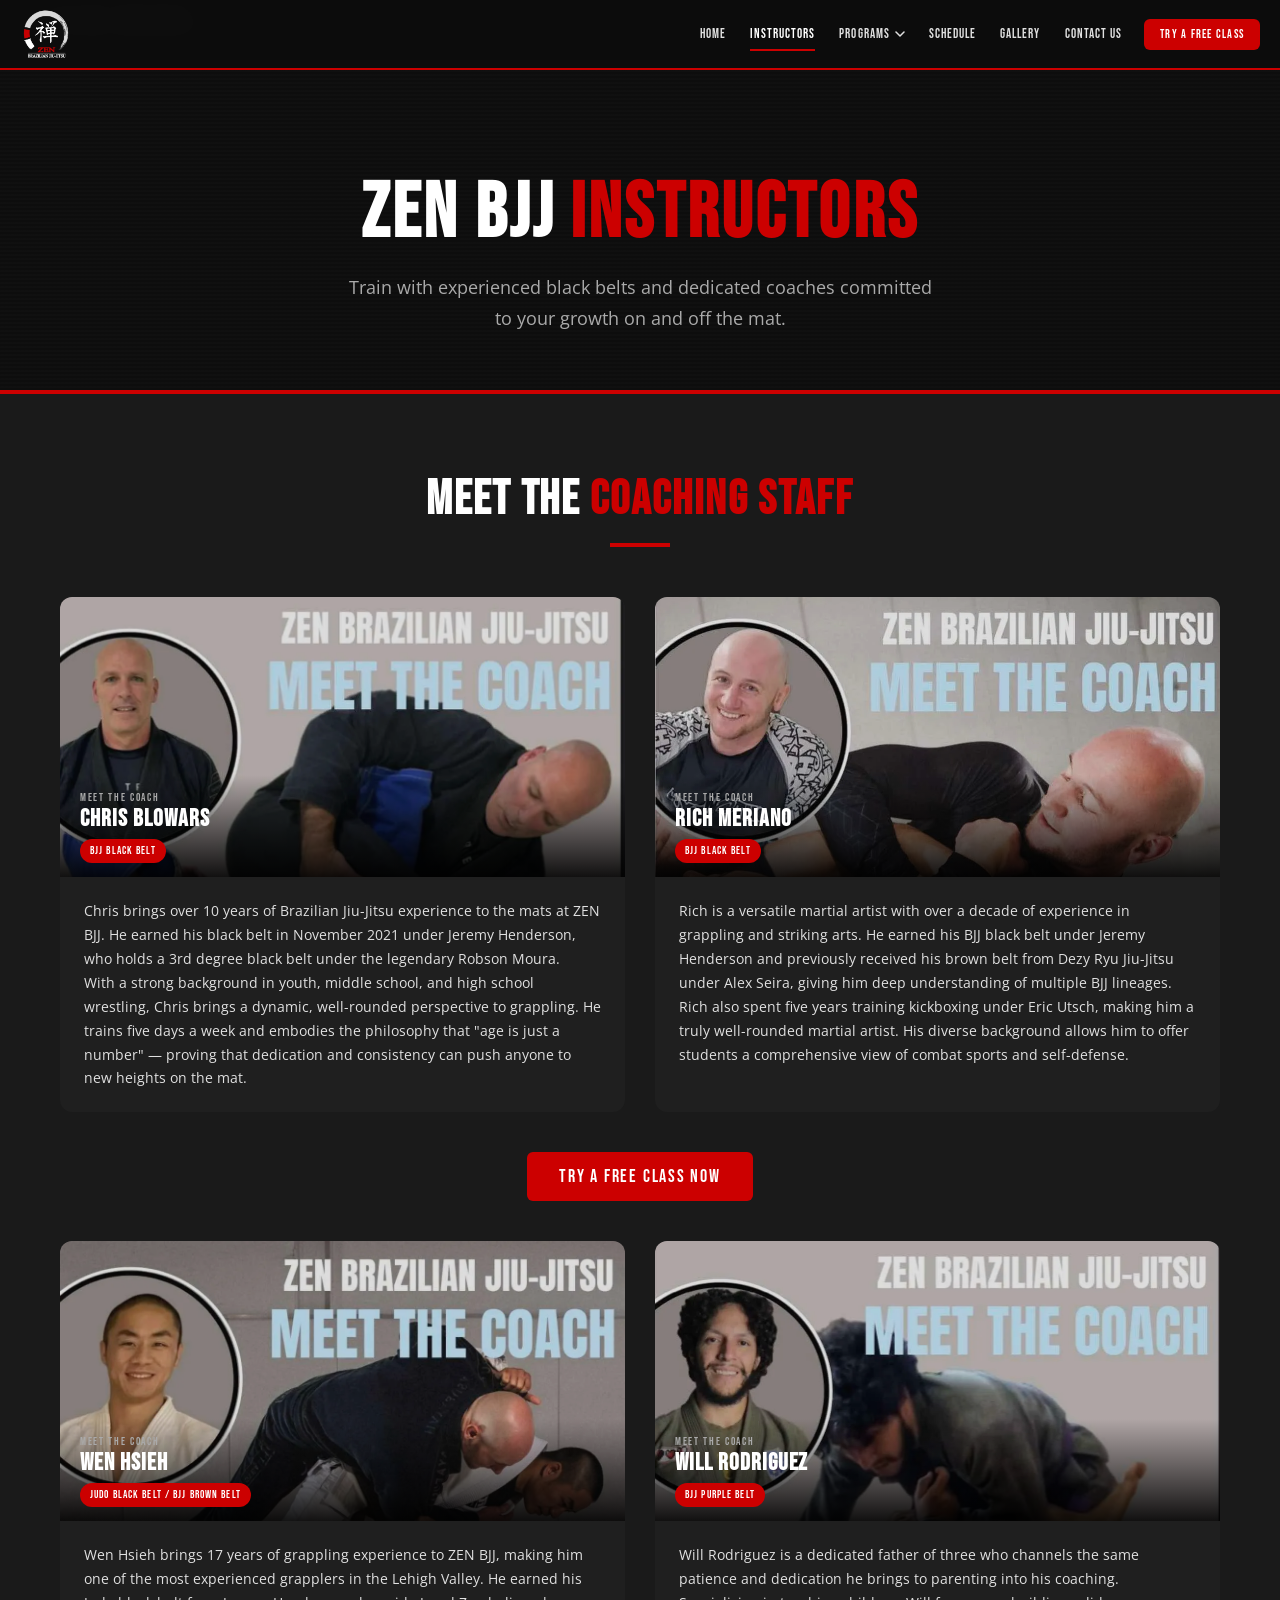
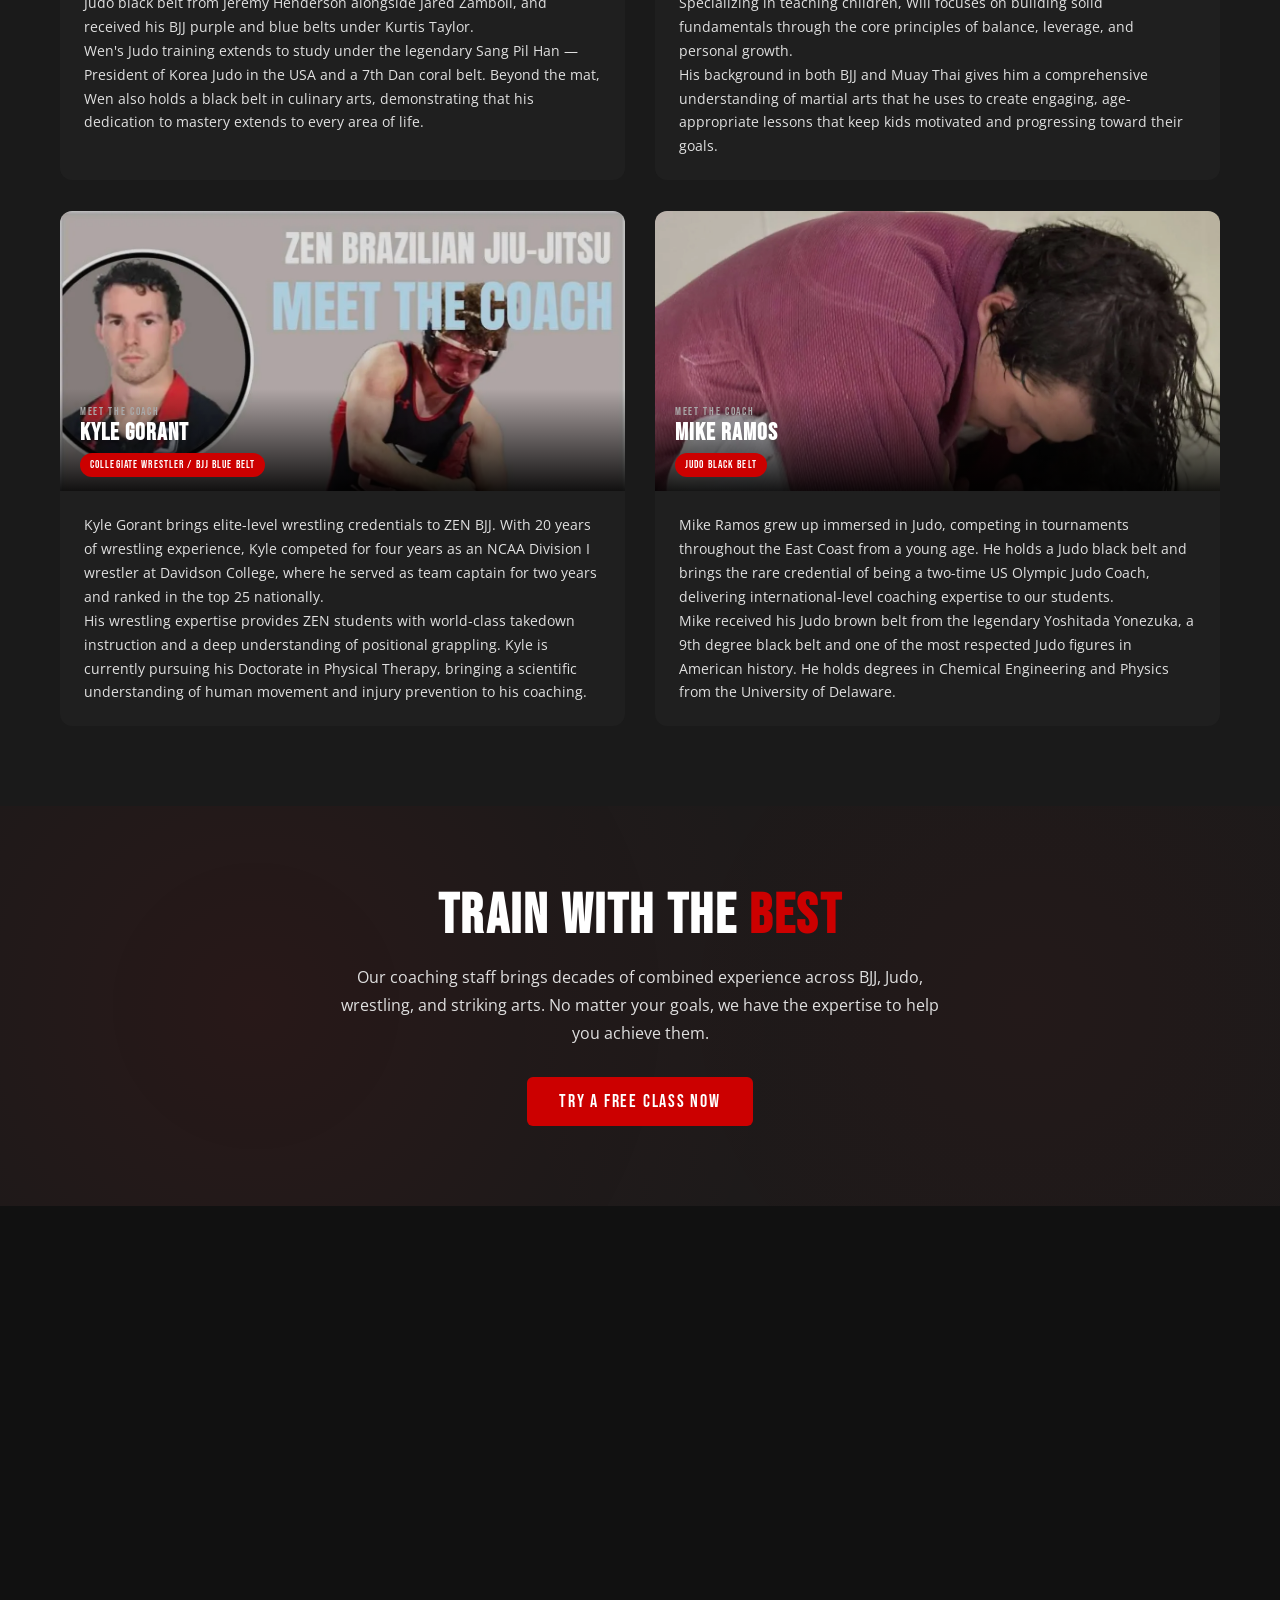
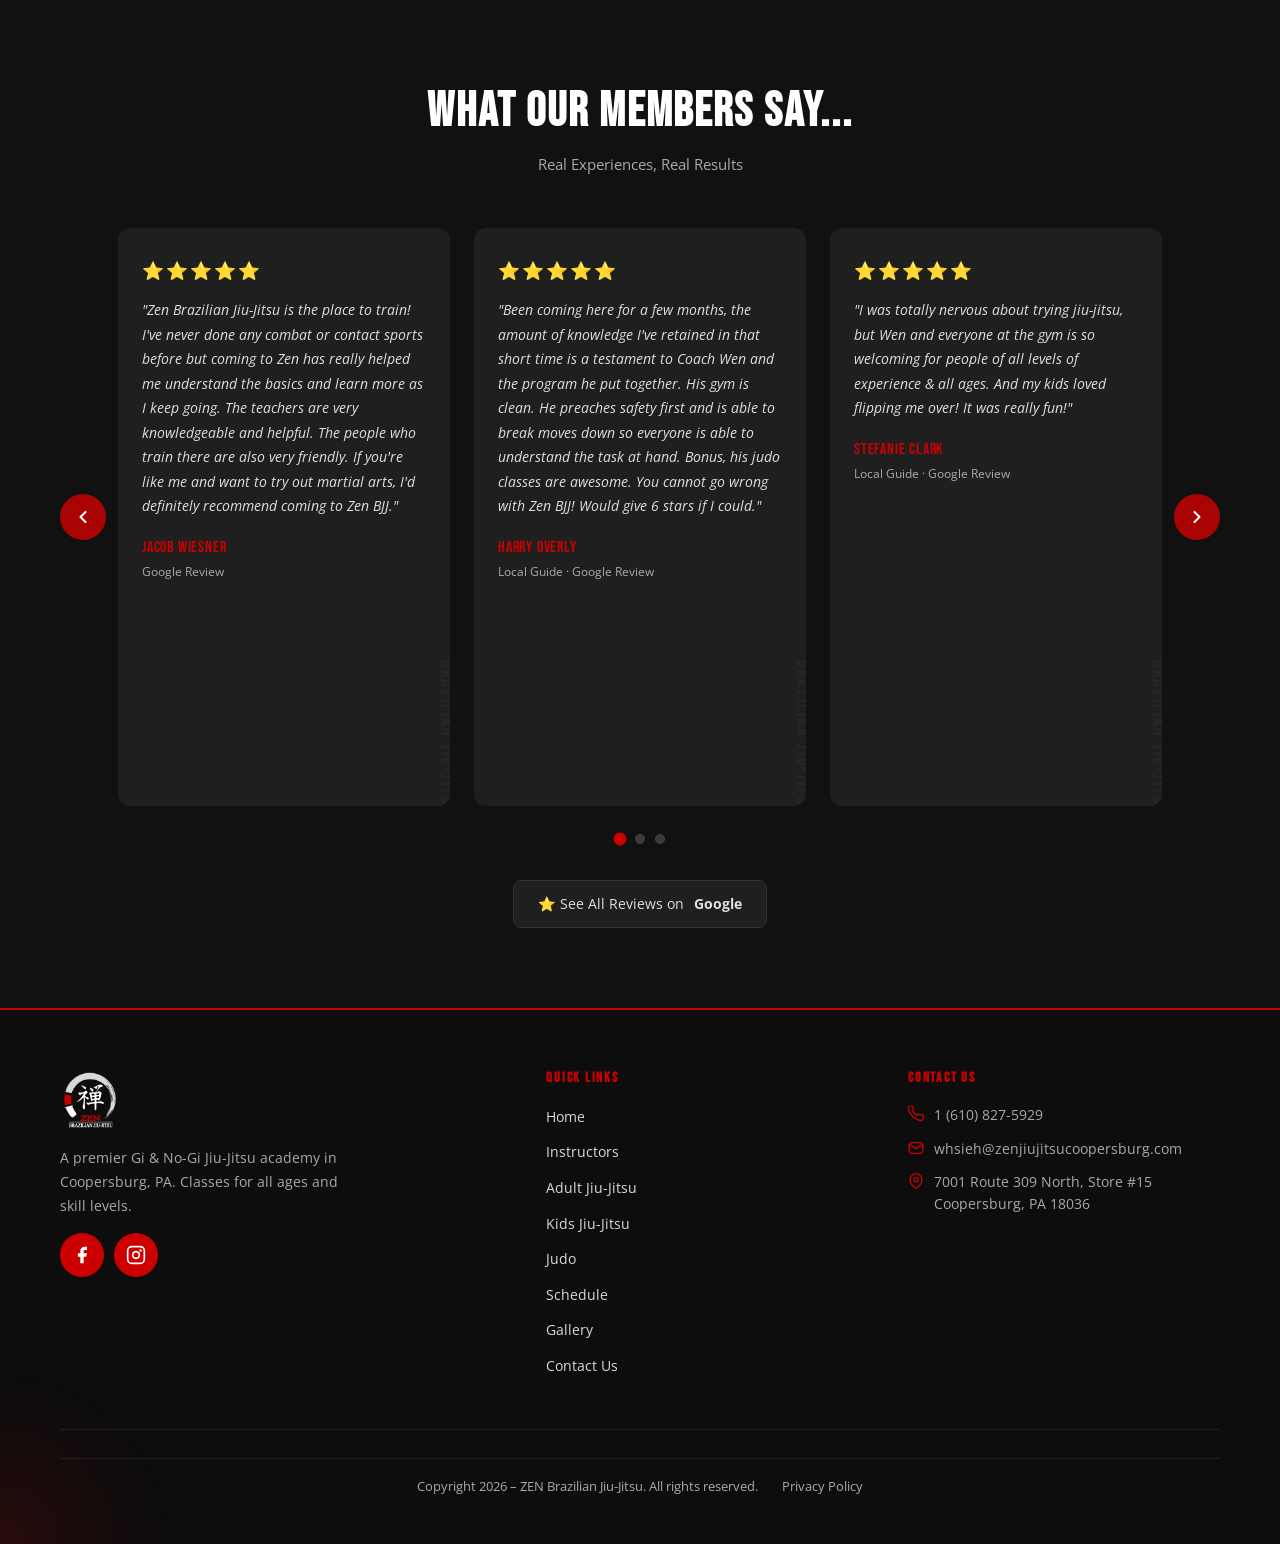
<file: instructors.html>
<!DOCTYPE html>
<html lang="en">
<head>
  <meta charset="UTF-8">
  <meta name="viewport" content="width=device-width, initial-scale=1.0">
  <title>Meet Our BJJ &amp; Judo Instructors | ZEN Brazilian Jiu-Jitsu Coopersburg PA</title>
  <meta name="description" content="Train under experienced Brazilian Jiu-Jitsu and Judo black belts at ZEN BJJ in Coopersburg, PA. Meet our world-class coaching staff.">
  <link rel="canonical" href="https://www.zenjiujitsucoopersburg.com/instructors.html">
  <meta property="og:title" content="Meet Our BJJ &amp; Judo Instructors | ZEN Brazilian Jiu-Jitsu Coopersburg PA">
  <meta property="og:description" content="Train under experienced Brazilian Jiu-Jitsu and Judo black belts at ZEN BJJ in Coopersburg, PA. Meet our world-class coaching staff.">
  <meta property="og:type" content="website">
  <meta property="og:url" content="https://www.zenjiujitsucoopersburg.com/instructors.html">
  <meta property="og:image" content="https://www.zenjiujitsucoopersburg.com/images/og-home.jpg">
  <meta property="og:site_name" content="ZEN Brazilian Jiu-Jitsu">
  <meta name="twitter:card" content="summary_large_image">
  <meta name="twitter:title" content="Meet Our BJJ &amp; Judo Instructors | ZEN Brazilian Jiu-Jitsu">
  <meta name="twitter:description" content="Train under experienced Brazilian Jiu-Jitsu and Judo black belts at ZEN BJJ in Coopersburg, PA. Meet our world-class coaching staff.">
  <link rel="preconnect" href="https://fonts.googleapis.com">
  <link rel="preconnect" href="https://fonts.gstatic.com" crossorigin>
  <link rel="preconnect" href="https://maps.googleapis.com">
  <link rel="preconnect" href="https://maps.gstatic.com" crossorigin>
  <link rel="dns-prefetch" href="https://maps.googleapis.com">
  <link rel="dns-prefetch" href="https://maps.gstatic.com">
  <link href="https://fonts.googleapis.com/css2?family=Bebas+Neue&family=Open+Sans:wght@300;400;600;700&display=swap" rel="stylesheet">
  <link rel="stylesheet" href="css/styles.css">
<link rel="stylesheet" href="https://unpkg.com/aos@2.3.4/dist/aos.css">
  <!-- GTM placeholder --><!-- GA4 placeholder -->
  <script type="application/ld+json">
  {
    "@context": "https://schema.org",
    "@graph": [
      {
        "@type": "Person",
        "name": "Wen Hsieh",
        "jobTitle": "Head Instructor and Academy Owner",
        "description": "Brazilian Jiu-Jitsu and Judo black belt and founder of ZEN Brazilian Jiu-Jitsu in Coopersburg, PA.",
        "worksFor": {
          "@type": "LocalBusiness",
          "name": "ZEN Brazilian Jiu-Jitsu",
          "url": "https://www.zenjiujitsucoopersburg.com"
        },
        "url": "https://www.zenjiujitsucoopersburg.com/instructors.html",
        "knowsAbout": ["Brazilian Jiu-Jitsu", "Judo", "Grappling", "Martial Arts", "No-Gi BJJ"]
      },
      {
        "@type": "LocalBusiness",
        "name": "ZEN Brazilian Jiu-Jitsu",
        "url": "https://www.zenjiujitsucoopersburg.com",
        "telephone": "+16108275929",
        "address": {
          "@type": "PostalAddress",
          "streetAddress": "7001 Route 309 North, Store #15",
          "addressLocality": "Coopersburg",
          "addressRegion": "PA",
          "postalCode": "18036",
          "addressCountry": "US"
        }
      }
    ]
  }
  </script>
</head>
<body>

<nav id="navbar" aria-label="Main navigation">
  <div class="nav-inner">
    <a href="index.html" class="nav-logo" aria-label="ZEN Brazilian Jiu-Jitsu Home">
      <div class="nav-logo-wrap">
        <img src="Logos/Zen%20Logo%20White.webp" alt="ZEN Brazilian Jiu-Jitsu" class="nav-logo-img">
      </div>
    </a>
    <div class="nav-links">
      <a href="index.html">Home</a>
      <a href="instructors.html" class="active">Instructors</a>
      <div class="nav-dropdown">
        <button class="nav-dropdown-toggle" aria-expanded="false" aria-haspopup="true">PROGRAMS <svg class="nav-chevron" viewBox="0 0 10 7" fill="none" aria-hidden="true"><path d="M1 1l4 4 4-4" stroke="currentColor" stroke-width="1.5" stroke-linecap="round" stroke-linejoin="round"/></svg></button>
        <div class="nav-dropdown-menu" role="menu">
          <a href="adult-bjj.html" role="menuitem">Adult Jiu-Jitsu</a>
          <a href="kids-bjj.html" role="menuitem">Kids Jiu-Jitsu</a>
          <a href="judo.html" role="menuitem">Judo</a>
        </div>
      </div>
      <a href="schedule.html">Schedule</a>
      <a href="gallery.html">Gallery</a>
      <a href="contact.html">Contact Us</a>
      <button class="btn nav-cta" data-modal>TRY A FREE CLASS</button>
    </div>
    <button class="hamburger" id="hamburger" aria-label="Toggle navigation" aria-expanded="false" aria-controls="navDrawer">
      <span></span><span></span><span></span>
    </button>
  </div>
</nav>
<div id="drawerOverlay" style="position:fixed;inset:0;background:rgba(0,0,0,0.6);z-index:998;display:none;"></div>
<nav class="nav-drawer" id="navDrawer" aria-label="Mobile navigation">
  <a href="index.html">Home</a>
  <a href="instructors.html" class="active">Instructors</a>
  <div class="drawer-programs">
    <button class="drawer-programs-toggle" aria-expanded="false">PROGRAMS <svg class="drawer-chevron" viewBox="0 0 10 7" fill="none" aria-hidden="true"><path d="M1 1l4 4 4-4" stroke="currentColor" stroke-width="1.5" stroke-linecap="round" stroke-linejoin="round"/></svg></button>
    <div class="drawer-programs-sub" hidden>
      <a href="adult-bjj.html">Adult Jiu-Jitsu</a>
      <a href="kids-bjj.html">Kids Jiu-Jitsu</a>
      <a href="judo.html">Judo</a>
    </div>
  </div>
  <a href="schedule.html">Schedule</a>
  <a href="gallery.html">Gallery</a>
  <a href="contact.html">Contact Us</a>
  <a class="drawer-cta" href="#" data-modal>TRY A FREE CLASS</a>
</nav>

<!-- MODAL -->
<div class="modal-overlay" id="modalOverlay" role="dialog" aria-modal="true" aria-labelledby="modalTitle" aria-hidden="true">
  <div class="modal-card">
    <button class="modal-close" id="modalClose" aria-label="Close modal">×</button>
    <div class="modal-logo">
      <div style="width:64px;height:64px;margin:0 auto 10px;">
        <svg viewBox="0 0 64 64" fill="none"><circle cx="32" cy="32" r="30" stroke="#CC0000" stroke-width="2" fill="none"/><text x="32" y="44" text-anchor="middle" font-family="serif" font-size="32" fill="white">禅</text><rect x="12" y="54" width="40" height="4" fill="#CC0000" rx="2"/></svg>
      </div>
      <h3 id="modalTitle">CLAIM YOUR FREE CLASS</h3>
      <p>No experience needed. All ages &amp; levels welcome.</p>
    </div>
    <form class="modal-form" id="modalForm" novalidate>
      <div class="form-row">
        <div class="form-group">
          <label>First Name <span class="required-star">*</span></label>
          <input type="text" id="modalFirst" name="first_name" required placeholder="First Name" autocomplete="given-name">
        </div>
        <div class="form-group">
          <label>Last Name <span class="required-star">*</span></label>
          <input type="text" id="modalLast" name="last_name" required placeholder="Last Name" autocomplete="family-name">
        </div>
      </div>
      <div class="form-group">
        <label>Phone <span class="required-star">*</span></label>
        <input type="tel" id="modalPhone" name="phone" required placeholder="Phone" autocomplete="tel">
      </div>
      <div class="form-group">
        <label>Email <span class="required-star">*</span></label>
        <input type="email" id="modalEmail" name="email" required placeholder="Email" autocomplete="email">
      </div>
      <div class="form-group">
        <label for="modalProgram">What Program Are You Interested In? <span class="required-star">*</span></label>
        <select id="modalProgram" name="program" required>
          <option value="" disabled selected>Select a Program</option>
          <option value="adult-bjj">Adult BJJ Program (Age 18 and above)</option>
          <option value="kids-bjj">Kids BJJ Program (Age 5 and above)</option>
          <option value="judo">Judo BJJ Program (All Levels)</option>
        </select>
      </div>
      <button type="submit" class="btn btn-red btn-pulse">Try A Free Class Now</button>
      <div class="consent-item">
        <input type="checkbox" id="sms-consent" name="sms_consent" value="yes">
        <label for="sms-consent">I Consent to Receive SMS Notifications and Alerts from W&amp;J BJJ Academy LLC. Frequency varies. Message &amp; data rates may apply. Text HELP to 610-827-5929 for assistance. You can reply STOP to unsubscribe.</label>
      </div>
      <div class="consent-item">
        <input type="checkbox" id="marketing-consent" name="marketing_consent" value="yes">
        <label for="marketing-consent">I agree to receive Marketing and Promotional messages from W&amp;J BJJ Academy LLC at the phone number provided above. This agreement isn't a condition of any purchase. Msg &amp; data rates may apply, message frequencies vary. Text HELP to 610-827-5929 for assistance, reply STOP or OUT to opt out or to unsubscribe at any time.</label>
      </div>
      <p class="popup-privacy-link">
        By submitting this form, you agree to our <a href="privacy-policy.html" target="_blank">Privacy Policy</a>.
      </p>
    </form>
  </div>
</div>

<!-- BREADCRUMB -->
<nav class="breadcrumb" aria-label="Breadcrumb">
  <div class="container">
    <ol>
      <li><a href="index.html">Home</a></li>
      <li>Instructors</li>
    </ol>
  </div>
</nav>

<!-- PAGE HERO -->
<section class="page-hero" aria-labelledby="page-title">
  <div class="container">
    <h1 id="page-title">ZEN BJJ <span class="accent-red">INSTRUCTORS</span></h1>
    <p>Train with experienced black belts and dedicated coaches committed to your growth on and off the mat.</p>
  </div>
</section>

<!-- INSTRUCTORS GRID -->
<section style="background:var(--dark);padding:80px 0;" aria-labelledby="coaches-heading">
  <div class="container">
    <h2 id="coaches-heading" class="text-center">MEET THE <span class="accent-red">COACHING STAFF</span></h2>
    <div class="divider center"></div>
    <div class="instructors-grid" style="margin-top:50px;">

      <!-- Chris Blowars -->
      <article class="instructor-card" data-aos="fade-up" data-aos-delay="0">
        <div class="instructor-img">
          <img src="Instructors%20images%20/Coach%20Chris.webp" alt="Chris Blowars, BJJ Black Belt instructor at ZEN Brazilian Jiu-Jitsu Coopersburg PA" loading="lazy" style="width:100%;height:340px;object-fit:cover;object-position:top;">
          <div class="instructor-banner">
            <div class="meet">MEET THE COACH</div>
            <h3>CHRIS BLOWARS</h3>
            <span class="belt-badge">BJJ BLACK BELT</span>
          </div>
        </div>
        <div class="instructor-body">
          <p>Chris brings over 10 years of Brazilian Jiu-Jitsu experience to the mats at ZEN BJJ. He earned his black belt in November 2021 under Jeremy Henderson, who holds a 3rd degree black belt under the legendary Robson Moura.</p>
          <p>With a strong background in youth, middle school, and high school wrestling, Chris brings a dynamic, well-rounded perspective to grappling. He trains five days a week and embodies the philosophy that "age is just a number" — proving that dedication and consistency can push anyone to new heights on the mat.</p>
        </div>
      </article>

      <!-- Rich Meriano -->
      <article class="instructor-card" data-aos="fade-up" data-aos-delay="150">
        <div class="instructor-img">
          <img src="Instructors%20images%20/Coach%20Rich%20.webp" alt="Rich Meriano, BJJ Black Belt instructor at ZEN Brazilian Jiu-Jitsu Coopersburg PA" loading="lazy" style="width:100%;height:340px;object-fit:cover;object-position:top;">
          <div class="instructor-banner">
            <div class="meet">MEET THE COACH</div>
            <h3>RICH MERIANO</h3>
            <span class="belt-badge">BJJ BLACK BELT</span>
          </div>
        </div>
        <div class="instructor-body">
          <p>Rich is a versatile martial artist with over a decade of experience in grappling and striking arts. He earned his BJJ black belt under Jeremy Henderson and previously received his brown belt from Dezy Ryu Jiu-Jitsu under Alex Seira, giving him deep understanding of multiple BJJ lineages.</p>
          <p>Rich also spent five years training kickboxing under Eric Utsch, making him a truly well-rounded martial artist. His diverse background allows him to offer students a comprehensive view of combat sports and self-defense.</p>
        </div>
      </article>

    </div>

    <!-- Mid CTA -->
    <div style="text-align:center;padding:40px 0 20px;">
      <button class="btn btn-red btn-pulse" data-modal>TRY A FREE CLASS NOW</button>
    </div>

    <div class="instructors-grid" style="margin-top:20px;">

      <!-- Wen Hsieh -->
      <article class="instructor-card" data-aos="fade-up" data-aos-delay="300">
        <div class="instructor-img">
          <img src="Instructors%20images%20/Coach%20Wen.webp" alt="Wen Hsieh, Judo Black Belt and BJJ Brown Belt at ZEN Brazilian Jiu-Jitsu" loading="lazy" style="width:100%;height:340px;object-fit:cover;object-position:top;">
          <div class="instructor-banner">
            <div class="meet">MEET THE COACH</div>
            <h3>WEN HSIEH</h3>
            <span class="belt-badge">JUDO BLACK BELT / BJJ BROWN BELT</span>
          </div>
        </div>
        <div class="instructor-body">
          <p>Wen Hsieh brings 17 years of grappling experience to ZEN BJJ, making him one of the most experienced grapplers in the Lehigh Valley. He earned his Judo black belt from Jeremy Henderson alongside Jared Zamboli, and received his BJJ purple and blue belts under Kurtis Taylor.</p>
          <p>Wen's Judo training extends to study under the legendary Sang Pil Han — President of Korea Judo in the USA and a 7th Dan coral belt. Beyond the mat, Wen also holds a black belt in culinary arts, demonstrating that his dedication to mastery extends to every area of life.</p>
        </div>
      </article>

      <!-- Will Rodriguez -->
      <article class="instructor-card" data-aos="fade-up" data-aos-delay="450">
        <div class="instructor-img">
          <img src="Instructors%20images%20/Coach%20Will.webp" alt="Will Rodriguez, BJJ Purple Belt children's instructor at ZEN Brazilian Jiu-Jitsu" loading="lazy" style="width:100%;height:340px;object-fit:cover;object-position:top;">
          <div class="instructor-banner">
            <div class="meet">MEET THE COACH</div>
            <h3>WILL RODRIGUEZ</h3>
            <span class="belt-badge">BJJ PURPLE BELT</span>
          </div>
        </div>
        <div class="instructor-body">
          <p>Will Rodriguez is a dedicated father of three who channels the same patience and dedication he brings to parenting into his coaching. Specializing in teaching children, Will focuses on building solid fundamentals through the core principles of balance, leverage, and personal growth.</p>
          <p>His background in both BJJ and Muay Thai gives him a comprehensive understanding of martial arts that he uses to create engaging, age-appropriate lessons that keep kids motivated and progressing toward their goals.</p>
        </div>
      </article>

    </div>

    <div class="instructors-grid" style="margin-top:30px;">

      <!-- Kyle Gorant -->
      <article class="instructor-card" data-aos="fade-up" data-aos-delay="600">
        <div class="instructor-img">
          <img src="Instructors%20images%20/Coach%20Kyle.webp" alt="Kyle Gorant, Collegiate Wrestler and BJJ Blue Belt at ZEN Brazilian Jiu-Jitsu" loading="lazy" style="width:100%;height:340px;object-fit:cover;object-position:top;">
          <div class="instructor-banner">
            <div class="meet">MEET THE COACH</div>
            <h3>KYLE GORANT</h3>
            <span class="belt-badge">COLLEGIATE WRESTLER / BJJ BLUE BELT</span>
          </div>
        </div>
        <div class="instructor-body">
          <p>Kyle Gorant brings elite-level wrestling credentials to ZEN BJJ. With 20 years of wrestling experience, Kyle competed for four years as an NCAA Division I wrestler at Davidson College, where he served as team captain for two years and ranked in the top 25 nationally.</p>
          <p>His wrestling expertise provides ZEN students with world-class takedown instruction and a deep understanding of positional grappling. Kyle is currently pursuing his Doctorate in Physical Therapy, bringing a scientific understanding of human movement and injury prevention to his coaching.</p>
        </div>
      </article>

      <!-- Mike Ramos -->
      <article class="instructor-card" data-aos="fade-up" data-aos-delay="750">
        <div class="instructor-img">
          <img src="Instructors%20images%20/Coach%20Mike%20.webp" alt="Mike Ramos, Judo Black Belt and former US Olympic Judo Coach at ZEN Brazilian Jiu-Jitsu" loading="lazy" style="width:100%;height:340px;object-fit:cover;object-position:top;">
          <div class="instructor-banner">
            <div class="meet">MEET THE COACH</div>
            <h3>MIKE RAMOS</h3>
            <span class="belt-badge">JUDO BLACK BELT</span>
          </div>
        </div>
        <div class="instructor-body">
          <p>Mike Ramos grew up immersed in Judo, competing in tournaments throughout the East Coast from a young age. He holds a Judo black belt and brings the rare credential of being a two-time US Olympic Judo Coach, delivering international-level coaching expertise to our students.</p>
          <p>Mike received his Judo brown belt from the legendary Yoshitada Yonezuka, a 9th degree black belt and one of the most respected Judo figures in American history. He holds degrees in Chemical Engineering and Physics from the University of Delaware.</p>
        </div>
      </article>

    </div>
  </div>
</section>

<!-- BOTTOM CTA -->
<section class="journey-section" aria-label="Train with the best">
  <div class="container">
    <h2>TRAIN WITH THE <span class="accent-red">BEST</span></h2>
    <p>Our coaching staff brings decades of combined experience across BJJ, Judo, wrestling, and striking arts. No matter your goals, we have the expertise to help you achieve them.</p>
    <button class="btn btn-red btn-pulse" data-modal>TRY A FREE CLASS NOW</button>
  </div>
</section>

<!-- MAP -->
<section class="map-section" aria-label="Gym location map">
  <div class="map-container">
    <div class="map-facade" data-map-src="https://www.google.com/maps/embed?pb=!1m18!1m12!1m3!1d3041.0!2d-75.39!3d40.508!2m3!1f0!2f0!3f0!3m2!1i1024!2i768!4f13.1!3m3!1m2!1s0x0%3A0x0!2s7001+Route+309+N%2C+Coopersburg%2C+PA+18036!5e0!3m2!1sen!2sus!4v1700000000000!5m2!1sen!2sus" data-map-title="ZEN Brazilian Jiu-Jitsu location map — 7001 Route 309 North Coopersburg PA">
      <div class="map-facade-overlay">
        <svg class="map-facade-pin" viewBox="0 0 24 24" xmlns="http://www.w3.org/2000/svg" aria-hidden="true"><path d="M12 2C8.13 2 5 5.13 5 9c0 5.25 7 13 7 13s7-7.75 7-13c0-3.87-3.13-7-7-7zm0 9.5c-1.38 0-2.5-1.12-2.5-2.5s1.12-2.5 2.5-2.5 2.5 1.12 2.5 2.5-1.12 2.5-2.5 2.5z"/></svg>
        <span class="map-facade-text">CLICK TO VIEW MAP</span>
      </div>
    </div>
  </div>
</section>

<!-- REVIEWS -->
<section class="testimonials-section" aria-labelledby="reviews-heading">
  <div class="container">
    <h2 id="reviews-heading" class="text-center" data-aos="fade-up">What Our Members Say...</h2>
    <p class="section-sub" data-aos="fade-up" data-aos-delay="100">Real Experiences, Real Results</p>
    <div class="reviews-carousel-wrapper" id="reviewsCarouselWrapper" data-aos="fade-up" data-aos-delay="200">
      <button class="carousel-btn carousel-prev" id="carouselPrev" aria-label="Previous reviews">
        <svg viewBox="0 0 24 24" fill="none" stroke="currentColor" stroke-width="2.5" stroke-linecap="round" stroke-linejoin="round" aria-hidden="true"><polyline points="15 18 9 12 15 6"/></svg>
      </button>
      <div class="reviews-carousel" id="reviewsCarousel">
        <div class="reviews-track" id="reviewsTrack">
          <article class="review-card">
            <div class="stars" aria-label="5 out of 5 stars">⭐⭐⭐⭐⭐</div>
            <p class="review-text">"Zen Brazilian Jiu-Jitsu is the place to train! I've never done any combat or contact sports before but coming to Zen has really helped me understand the basics and learn more as I keep going. The teachers are very knowledgeable and helpful. The people who train there are also very friendly. If you're like me and want to try out martial arts, I'd definitely recommend coming to Zen BJJ."</p>
            <div class="reviewer-name">Jacob Wiesner</div>
            <div class="reviewer-label">Google Review</div>
            <div class="watermark" aria-hidden="true">BRAZILIAN JIU-JITSU</div>
          </article>
          <article class="review-card">
            <div class="stars" aria-label="5 out of 5 stars">⭐⭐⭐⭐⭐</div>
            <p class="review-text">"Been coming here for a few months, the amount of knowledge I've retained in that short time is a testament to Coach Wen and the program he put together. His gym is clean. He preaches safety first and is able to break moves down so everyone is able to understand the task at hand. Bonus, his judo classes are awesome. You cannot go wrong with Zen BJJ! Would give 6 stars if I could."</p>
            <div class="reviewer-name">Harry Overly</div>
            <div class="reviewer-label">Local Guide · Google Review</div>
            <div class="watermark" aria-hidden="true">BRAZILIAN JIU-JITSU</div>
          </article>
          <article class="review-card">
            <div class="stars" aria-label="5 out of 5 stars">⭐⭐⭐⭐⭐</div>
            <p class="review-text">"I was totally nervous about trying jiu-jitsu, but Wen and everyone at the gym is so welcoming for people of all levels of experience &amp; all ages. And my kids loved flipping me over! It was really fun!"</p>
            <div class="reviewer-name">Stefanie Clark</div>
            <div class="reviewer-label">Local Guide · Google Review</div>
            <div class="watermark" aria-hidden="true">BRAZILIAN JIU-JITSU</div>
          </article>
          <article class="review-card">
            <div class="stars" aria-label="5 out of 5 stars">⭐⭐⭐⭐⭐</div>
            <p class="review-text">"Zen Brazilian Jiu-Jitsu is a fantastic place to train! Wen and his team of instructors are detail-oriented, goal-driven, and truly dedicated to their students' progress. With a flexible class schedule, friendly training partners, and a positive atmosphere, I highly recommend stopping in for a trial class!"</p>
            <div class="reviewer-name">Will C</div>
            <div class="reviewer-label">Google Review</div>
            <div class="watermark" aria-hidden="true">BRAZILIAN JIU-JITSU</div>
          </article>
          <article class="review-card">
            <div class="stars" aria-label="5 out of 5 stars">⭐⭐⭐⭐⭐</div>
            <p class="review-text">"We are so grateful for this community. We started my daughter there when they first opened up back in November of 2024 and I can't believe the progress she has made from then until now. It's incredible to watch her and the rest of the kids that consistently show up. She would go every day if she could. Coach Wen and the staff are phenomenal. I highly recommend this gym to any family!"</p>
            <div class="reviewer-name">Katie Morris</div>
            <div class="reviewer-label">Google Review</div>
            <div class="watermark" aria-hidden="true">BRAZILIAN JIU-JITSU</div>
          </article>
          <article class="review-card">
            <div class="stars" aria-label="5 out of 5 stars">⭐⭐⭐⭐⭐</div>
            <p class="review-text">"Phenomenal gym. Several very experienced instructors who are both personable and diligent. Great facility, environment, and an abundance of experience in grappling. I highly recommend Zen to anyone just starting out or simply looking for a new place to train. See you on the mats!"</p>
            <div class="reviewer-name">Damien Sanchez</div>
            <div class="reviewer-label">Google Review</div>
            <div class="watermark" aria-hidden="true">BRAZILIAN JIU-JITSU</div>
          </article>
          <article class="review-card">
            <div class="stars" aria-label="5 out of 5 stars">⭐⭐⭐⭐⭐</div>
            <p class="review-text">"I've been to several BJJ gyms over the years, and as far as I can tell, Zen is a fantastic place to train. The people were super welcoming from day one (and there's a good number of women who frequently train there yay!) and the mats are nice and clean. They've got a variety of instructors who will teach old school moves, more modern techniques, wrestling, and even Judo to make for a well-rounded grappling experience. The schedule is flexible with mid-day classes and afternoon classes all week, so you're really getting your money's worth with an all-inclusive membership if you hit as many classes as possible. It's a relatively small gym, but they've got great competition at all levels."</p>
            <div class="reviewer-name">Izzy Hoang</div>
            <div class="reviewer-label">Google Review</div>
            <div class="watermark" aria-hidden="true">BRAZILIAN JIU-JITSU</div>
          </article>
          <article class="review-card">
            <div class="stars" aria-label="5 out of 5 stars">⭐⭐⭐⭐⭐</div>
            <p class="review-text">"Zen Brazilian Jiu Jitsu is everything you could want in a martial arts school and more. Wen, the owner, along with the other instructors are incredibly knowledgeable and patient, offering personalized guidance whether you're a complete beginner or a seasoned practitioner. The facility is clean, well-organized, and has a great energy. They balance technical instruction with a focus on mindset and personal growth. It's not just about learning to roll — it's about building confidence, discipline, and resilience. If you're looking for a place to train that feels like family and pushes you to be your best, Zen BJJ is it. Highly recommend giving it a try — you won't regret it!"</p>
            <div class="reviewer-name">Christopher Blowars</div>
            <div class="reviewer-label">ZEN BJJ Instructor</div>
            <div class="watermark" aria-hidden="true">BRAZILIAN JIU-JITSU</div>
          </article>
          <article class="review-card">
            <div class="stars" aria-label="5 out of 5 stars">⭐⭐⭐⭐⭐</div>
            <p class="review-text">"Zen Brazilian Jiu Jitsu is absolutely top-notch! From the moment you walk in, you're welcomed by an incredibly supportive and respectful community. The instructors are not only highly skilled but also excellent teachers — they break down techniques clearly and ensure everyone, from beginners to advanced practitioners, feels comfortable and challenged. The facility is always clean and well-maintained, creating the perfect environment for training. Whether you're looking to improve fitness, build confidence, or master the art of Jiu Jitsu, this is the place to be. Highly recommend Zen BJJ to anyone considering taking their first class or looking to take their game to the next level!"</p>
            <div class="reviewer-name">Barrington Corey Baker</div>
            <div class="reviewer-label">Local Guide · Google Review</div>
            <div class="watermark" aria-hidden="true">BRAZILIAN JIU-JITSU</div>
          </article>
        </div><!-- /reviews-track -->
      </div><!-- /reviews-carousel -->
      <button class="carousel-btn carousel-next" id="carouselNext" aria-label="Next reviews">
        <svg viewBox="0 0 24 24" fill="none" stroke="currentColor" stroke-width="2.5" stroke-linecap="round" stroke-linejoin="round" aria-hidden="true"><polyline points="9 18 15 12 9 6"/></svg>
      </button>
    </div><!-- /reviews-carousel-wrapper -->
    <div class="carousel-dots" id="carouselDots" role="tablist" aria-label="Review navigation"></div>
    <div style="text-align:center;margin-top:36px;">
      <a href="https://www.google.com/search?newwindow=ANbL-n6jtVjjmo40pLEKSWnHj_0fv2LIiQ:1776117030747&q=Zen+Brazilian+Jiu-Jitsu,+7001+PA-309,+Coopersburg,+PA+18036,+United+States&si=AL3DRZEsmMGCryMMFSHJ3StBhOdZ2-6yYkXd_doETEE1OR-qOXPxCbQCdAypytVNDpJ05wscndrPcM5QG6sQ3BqxLQsaULzF_dbfhcZn3fAzvhtK1FI_rAlTTEml113O00PALrPRSC0u4I9Mvt58v6vvNNKcwxQ9mQ%3D%3D&sa=X&ved=2ahUKEwjozcnF5-uTAxXKB9sEHUOBLYYQrrQLegQIMRAA&biw=1440&bih=812&dpr=2" target="_blank" rel="noopener noreferrer" style="display:inline-flex;align-items:center;gap:10px;background:#1f1f1f;border:1px solid #333;border-radius:8px;padding:12px 24px;color:#e0e0e0;font-size:0.88rem;transition:0.3s;" aria-label="See all Google reviews">
        ⭐ See All Reviews on <strong>Google</strong>
      </a>
    </div>
  </div>
</section>

<!-- FOOTER -->
<footer>
  <div class="container">
    <div class="footer-inner" data-aos="fade-up" data-aos-offset="40">
      <div class="footer-brand">
        <a href="index.html" class="footer-logo" aria-label="ZEN Brazilian Jiu-Jitsu Home">
          <img src="Logos/Zen%20Logo%20White.webp" alt="ZEN Brazilian Jiu-Jitsu" class="footer-logo-img">
        </a>
        <p>A premier Gi &amp; No-Gi Jiu-Jitsu academy in Coopersburg, PA. Classes for all ages and skill levels.</p>
        <div class="footer-social">
          <a href="https://www.facebook.com/ZenBJJCoopersburg" class="social-circle" target="_blank" rel="noopener noreferrer" aria-label="Facebook"><svg viewBox="0 0 24 24" style="fill:white;width:20px;height:20px"><path d="M18 2h-3a5 5 0 00-5 5v3H7v4h3v8h4v-8h3l1-4h-4V7a1 1 0 011-1h3z"/></svg></a>
          <a href="https://www.instagram.com/zen_brazilian_jiujitsu/" class="social-circle" target="_blank" rel="noopener noreferrer" aria-label="Instagram"><svg viewBox="0 0 24 24" style="fill:none;stroke:white;stroke-width:2;width:20px;height:20px"><rect x="2" y="2" width="20" height="20" rx="5"/><circle cx="12" cy="12" r="4"/><circle cx="17.5" cy="6.5" r="0.5" fill="white"/></svg></a>
        </div>
      </div>
      <div class="footer-col">
        <h4>Quick Links</h4>
        <ul>
          <li><a href="index.html">Home</a></li>
          <li><a href="instructors.html">Instructors</a></li>
          <li><a href="adult-bjj.html">Adult Jiu-Jitsu</a></li>
          <li><a href="kids-bjj.html">Kids Jiu-Jitsu</a></li>
          <li><a href="judo.html">Judo</a></li>
          <li><a href="schedule.html">Schedule</a></li>
          <li><a href="gallery.html">Gallery</a></li>
          <li><a href="contact.html">Contact Us</a></li>
          
        </ul>
      </div>
      <div class="footer-col">
        <h4>Contact Us</h4>
        <div class="contact-line"><svg viewBox="0 0 24 24" style="width:16px;height:16px;stroke:#CC0000;fill:none;stroke-width:2;flex-shrink:0;margin-top:2px"><path d="M22 16.92v3a2 2 0 01-2.18 2 19.79 19.79 0 01-8.63-3.07A19.5 19.5 0 013.07 10.8 19.79 19.79 0 01.22 2.22a2 2 0 012-2.18h3a2 2 0 012 1.72 12.84 12.84 0 00.7 2.81 2 2 0 01-.45 2.11L6.91 7.91a16 16 0 006.18 6.18l1.24-1.24a2 2 0 012.11-.45 12.84 12.84 0 002.81.7A2 2 0 0122 16.92z"/></svg><a href="tel:+16108275929">1 (610) 827-5929</a></div>
        <div class="contact-line"><svg viewBox="0 0 24 24" style="width:16px;height:16px;stroke:#CC0000;fill:none;stroke-width:2;flex-shrink:0;margin-top:2px"><path d="M4 4h16c1.1 0 2 .9 2 2v12c0 1.1-.9 2-2 2H4c-1.1 0-2-.9-2-2V6c0-1.1.9-2 2-2z"/><polyline points="22,6 12,13 2,6"/></svg><a href="mailto:whsieh@zenjiujitsucoopersburg.com">whsieh@zenjiujitsucoopersburg.com</a></div>
        <div class="contact-line"><svg viewBox="0 0 24 24" style="width:16px;height:16px;stroke:#CC0000;fill:none;stroke-width:2;flex-shrink:0;margin-top:2px"><path d="M21 10c0 7-9 13-9 13s-9-6-9-13a9 9 0 0118 0z"/><circle cx="12" cy="10" r="3"/></svg><address style="font-style:normal;">7001 Route 309 North, Store #15<br>Coopersburg, PA 18036</address></div>
      </div>
    </div>
    <div class="footer-bottom-bar">
      <p>Copyright 2026 – ZEN Brazilian Jiu-Jitsu. All rights reserved.</p>
      <a href="privacy-policy.html">Privacy Policy</a>
    </div>
  </div>
</footer>

<div class="mobile-bar">
  <a href="tel:+16108275929" class="call-btn" aria-label="Call ZEN BJJ">
    <svg viewBox="0 0 24 24" style="width:18px;height:18px;stroke:#CC0000;fill:none;stroke-width:2"><path d="M22 16.92v3a2 2 0 01-2.18 2 19.79 19.79 0 01-8.63-3.07A19.5 19.5 0 013.07 10.8 19.79 19.79 0 01.22 2.22a2 2 0 012-2.18h3a2 2 0 012 1.72 12.84 12.84 0 00.7 2.81 2 2 0 01-.45 2.11L6.91 7.91a16 16 0 006.18 6.18l1.24-1.24a2 2 0 012.11-.45 12.84 12.84 0 002.81.7A2 2 0 0122 16.92z"/></svg>
    Call Us
  </a>
  <div class="free-btn" id="mobileFreeCta" role="button" tabindex="0">TRY FREE CLASS</div>
</div>

<script src="js/main.js"></script>
<script src="js/cursor.js" defer></script>
<script src="https://unpkg.com/aos@2.3.4/dist/aos.js"></script>
<script>
  if (!window.matchMedia('(prefers-reduced-motion: reduce)').matches) {
    AOS.init({ duration: 700, once: true, offset: 60, easing: 'ease-out-cubic' });
  }
</script>
</body>
</html>
</file>
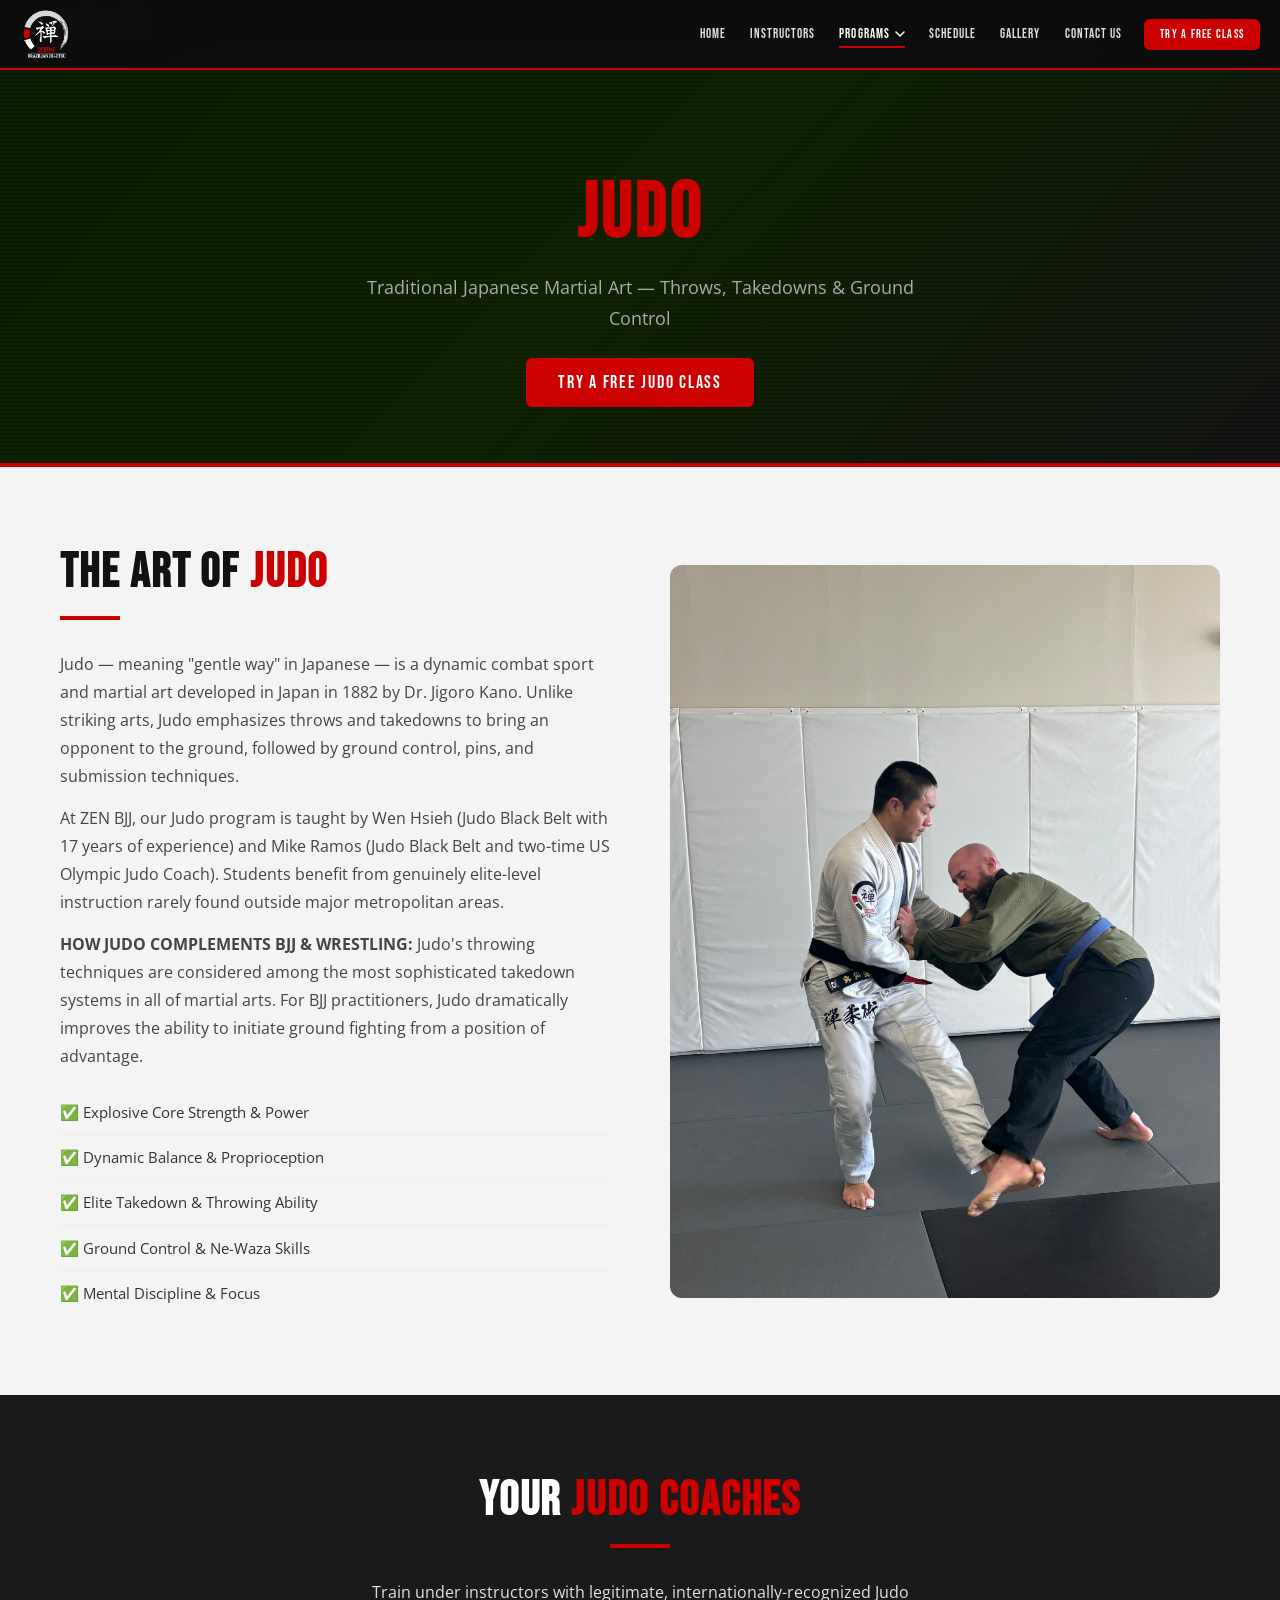
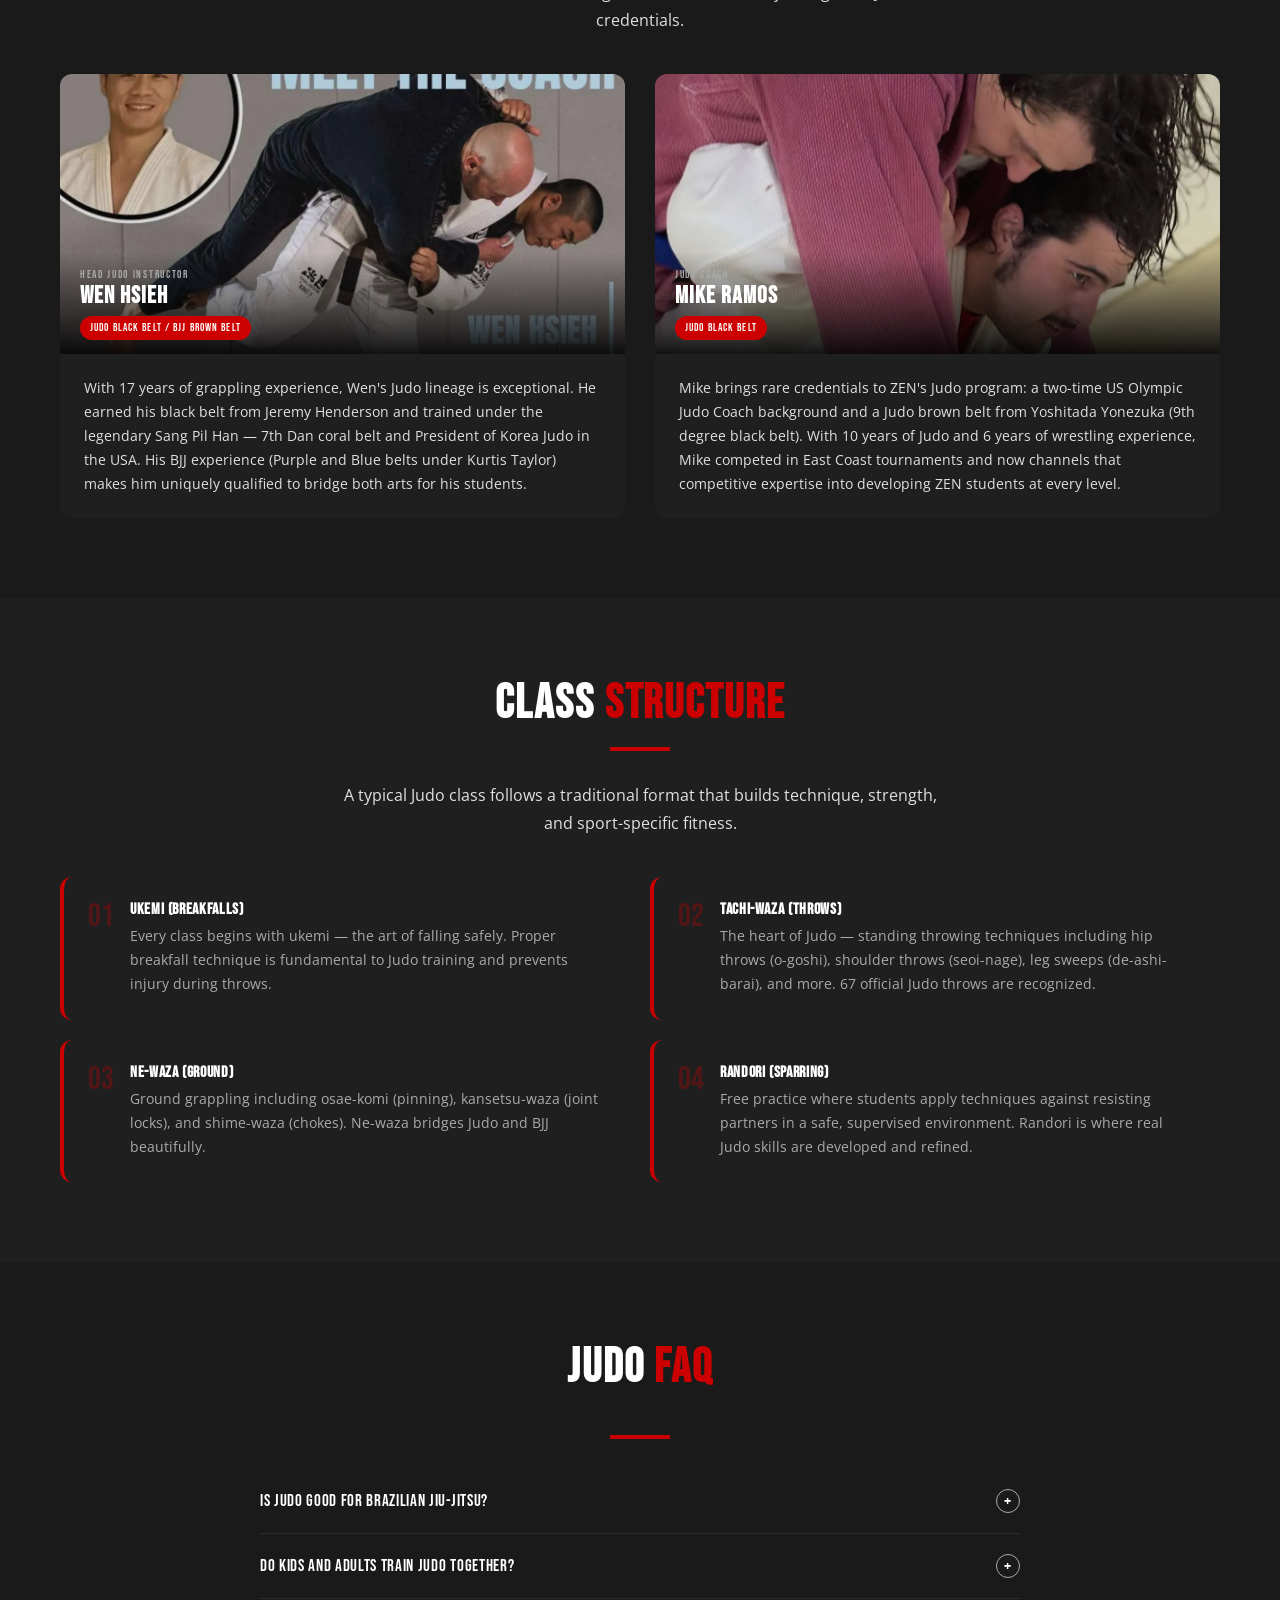
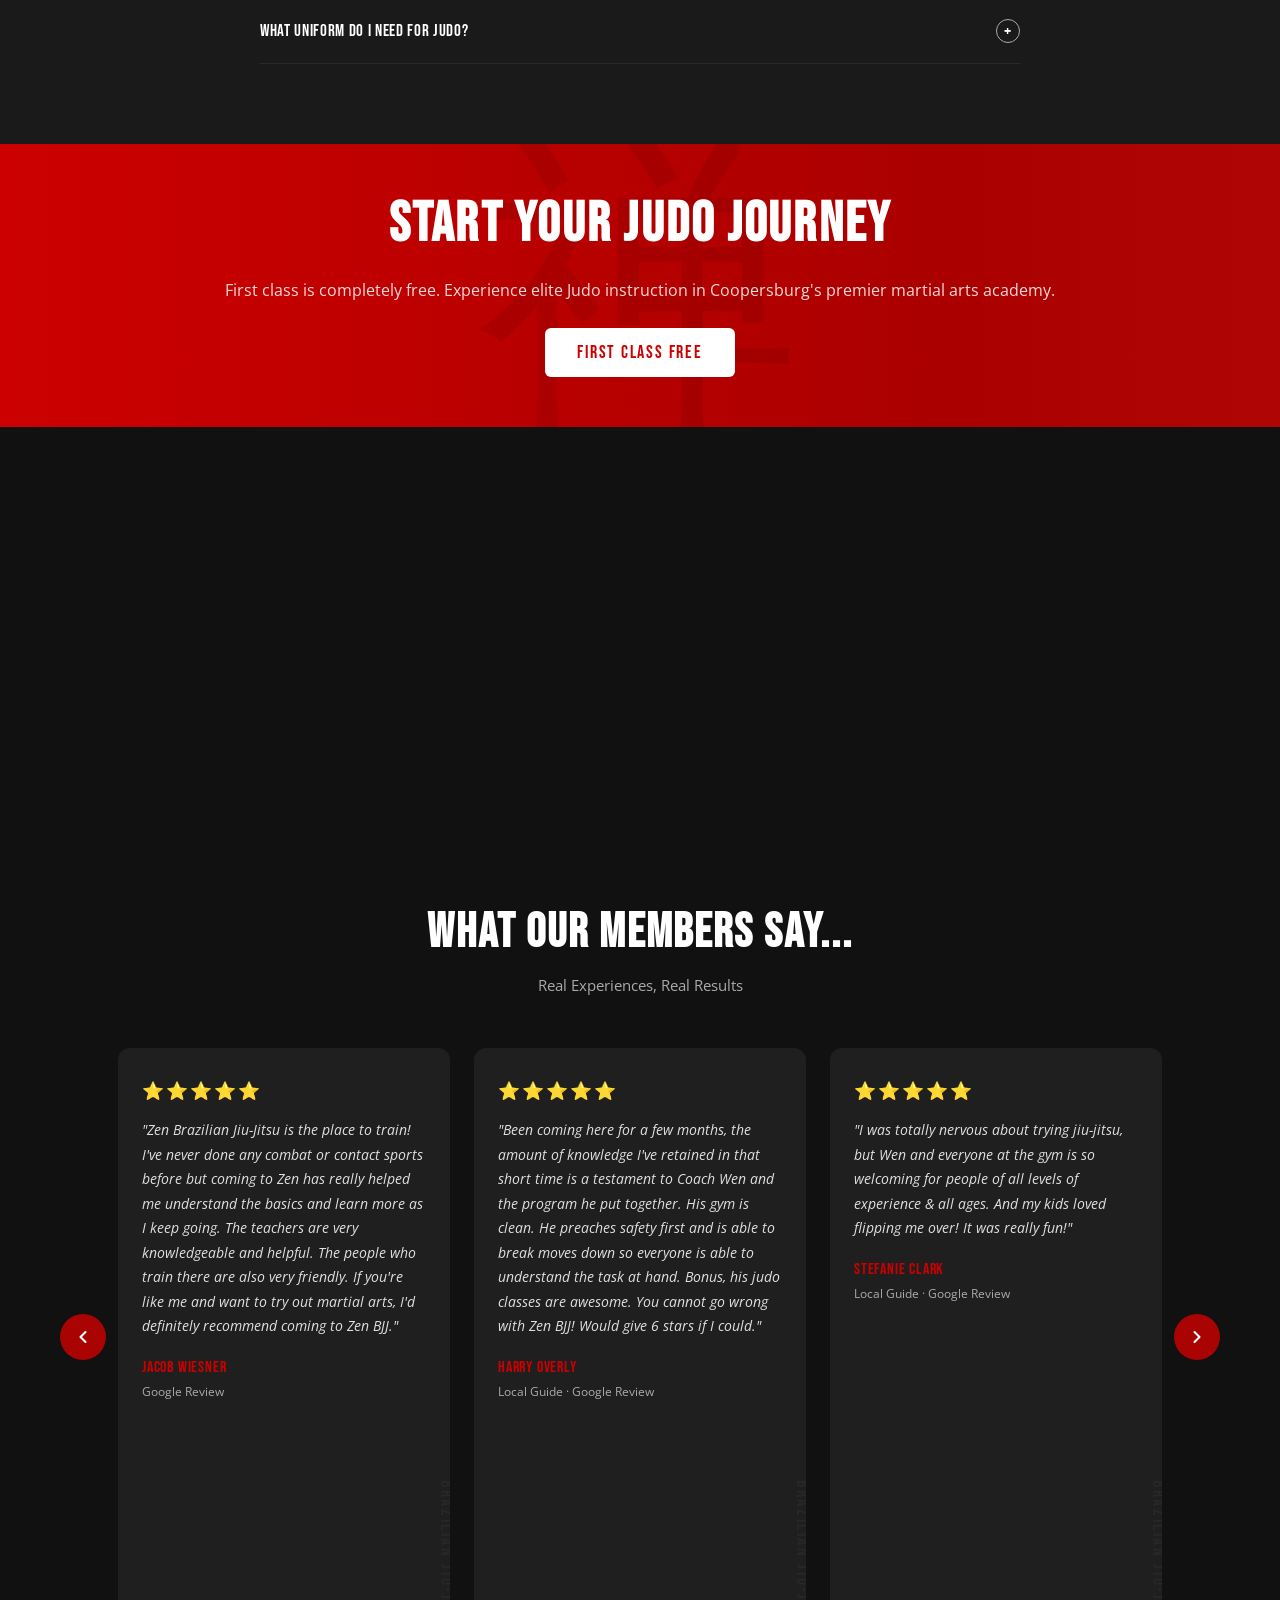
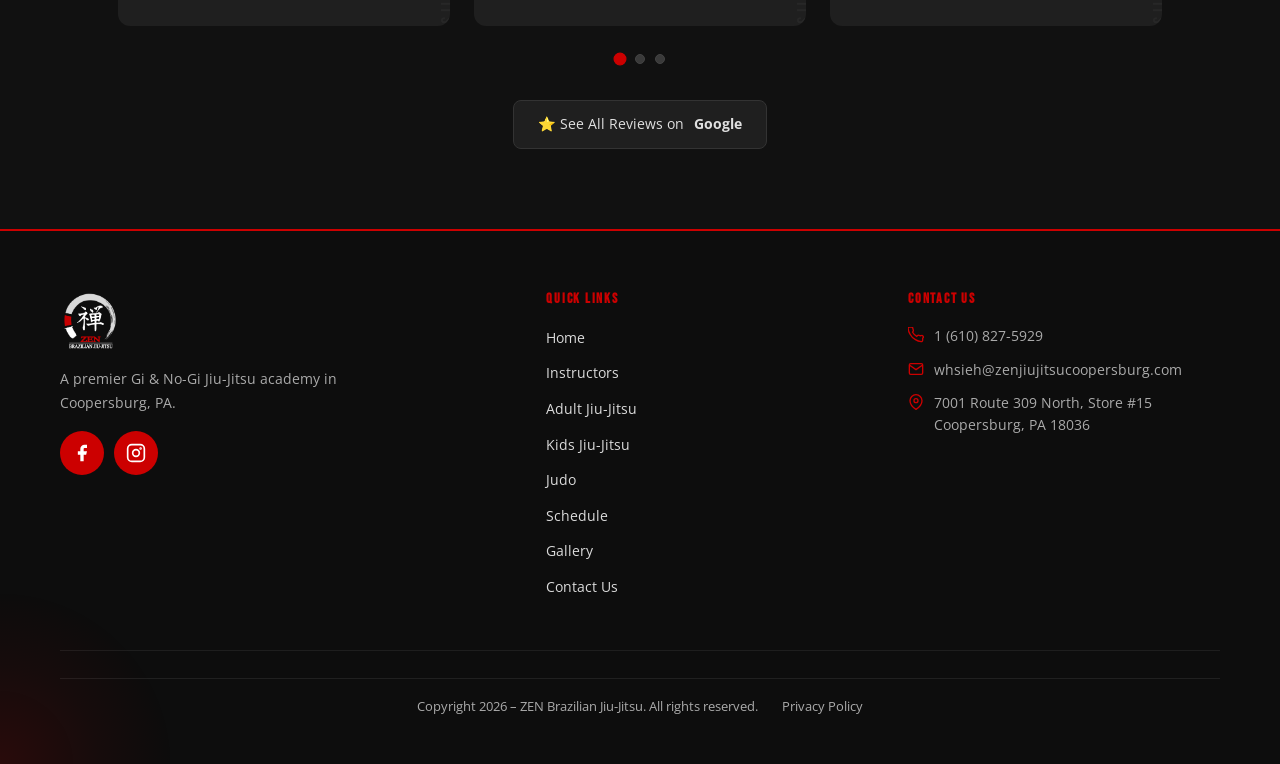
<file: judo.html>
<!DOCTYPE html>
<html lang="en">
<head>
  <meta charset="UTF-8">
  <meta name="viewport" content="width=device-width, initial-scale=1.0">
  <title>Judo Classes in Coopersburg, PA | ZEN Brazilian Jiu-Jitsu</title>
  <meta name="description" content="Train traditional Judo at ZEN BJJ in Coopersburg, PA under experienced black belts. Throws, takedowns, and ground control for all ages. First class free!">
  <link rel="canonical" href="https://www.zenjiujitsucoopersburg.com/judo.html">
  <meta property="og:title" content="Judo Classes in Coopersburg, PA | ZEN Brazilian Jiu-Jitsu">
  <meta property="og:description" content="Train traditional Judo at ZEN BJJ in Coopersburg, PA under experienced black belts. Throws, takedowns, and ground control for all ages. First class free!">
  <meta property="og:type" content="website">
  <meta property="og:url" content="https://www.zenjiujitsucoopersburg.com/judo.html">
  <meta property="og:image" content="https://www.zenjiujitsucoopersburg.com/images/og-home.jpg">
  <meta property="og:site_name" content="ZEN Brazilian Jiu-Jitsu">
  <meta name="twitter:card" content="summary_large_image">
  <meta name="twitter:title" content="Judo Classes in Coopersburg, PA | ZEN Brazilian Jiu-Jitsu">
  <meta name="twitter:description" content="Train traditional Judo at ZEN BJJ in Coopersburg, PA. Throws, takedowns, and ground control for all ages. First class free!">
  <link rel="preconnect" href="https://fonts.googleapis.com">
  <link rel="preconnect" href="https://fonts.gstatic.com" crossorigin>
  <link rel="preconnect" href="https://maps.googleapis.com">
  <link rel="preconnect" href="https://maps.gstatic.com" crossorigin>
  <link rel="dns-prefetch" href="https://maps.googleapis.com">
  <link rel="dns-prefetch" href="https://maps.gstatic.com">
  <link href="https://fonts.googleapis.com/css2?family=Bebas+Neue&family=Open+Sans:wght@300;400;600;700&display=swap" rel="stylesheet">
  <link rel="stylesheet" href="css/styles.css">
<link rel="stylesheet" href="https://unpkg.com/aos@2.3.4/dist/aos.css">
  <script type="application/ld+json">
  {"@context":"https://schema.org","@type":"FAQPage","mainEntity":[
    {"@type":"Question","name":"Is Judo good for Brazilian Jiu-Jitsu?","acceptedAnswer":{"@type":"Answer","text":"Absolutely! Judo and BJJ complement each other perfectly. Judo provides world-class takedown and throwing techniques that greatly enhance a BJJ practitioner's ability to take the fight to the ground on their terms."}},
    {"@type":"Question","name":"Do kids and adults train Judo together?","acceptedAnswer":{"@type":"Answer","text":"We have separate beginner classes for different age groups to ensure appropriate pairing. More advanced students may train together, always under careful supervision from our experienced coaches."}},
    {"@type":"Question","name":"What uniform do I need for Judo?","acceptedAnswer":{"@type":"Answer","text":"Judo is practiced in a Judogi (Judo uniform), which is heavier and more durable than a BJJ Gi. For your first trial class, any athletic wear or BJJ Gi is fine. We can recommend where to purchase an affordable Judogi."}}
  ]}
  </script>
</head>
<body>

<nav id="navbar" aria-label="Main navigation">
  <div class="nav-inner">
    <a href="index.html" class="nav-logo" aria-label="ZEN Brazilian Jiu-Jitsu Home">
      <div class="nav-logo-wrap">
        <img src="Logos/Zen%20Logo%20White.webp" alt="ZEN Brazilian Jiu-Jitsu" class="nav-logo-img">
      </div>
    </a>
    <div class="nav-links">
      <a href="index.html">Home</a><a href="instructors.html">Instructors</a><div class="nav-dropdown"><button class="nav-dropdown-toggle" aria-expanded="false" aria-haspopup="true">PROGRAMS <svg class="nav-chevron" viewBox="0 0 10 7" fill="none" aria-hidden="true"><path d="M1 1l4 4 4-4" stroke="currentColor" stroke-width="1.5" stroke-linecap="round" stroke-linejoin="round"/></svg></button><div class="nav-dropdown-menu" role="menu"><a href="adult-bjj.html" role="menuitem">Adult Jiu-Jitsu</a><a href="kids-bjj.html" role="menuitem">Kids Jiu-Jitsu</a><a href="judo.html" role="menuitem">Judo</a></div></div><a href="schedule.html">Schedule</a><a href="gallery.html">Gallery</a><a href="contact.html">Contact Us</a>
      <button class="btn nav-cta" data-modal data-program="Judo">TRY A FREE CLASS</button>
    </div>
    <button class="hamburger" id="hamburger" aria-label="Toggle navigation" aria-expanded="false" aria-controls="navDrawer"><span></span><span></span><span></span></button>
  </div>
</nav>
<div id="drawerOverlay" style="position:fixed;inset:0;background:rgba(0,0,0,0.6);z-index:998;display:none;"></div>
<nav class="nav-drawer" id="navDrawer" aria-label="Mobile navigation">
  <a href="index.html">Home</a><a href="instructors.html">Instructors</a><div class="drawer-programs"><button class="drawer-programs-toggle" aria-expanded="false">PROGRAMS <svg class="drawer-chevron" viewBox="0 0 10 7" fill="none" aria-hidden="true"><path d="M1 1l4 4 4-4" stroke="currentColor" stroke-width="1.5" stroke-linecap="round" stroke-linejoin="round"/></svg></button><div class="drawer-programs-sub" hidden><a href="adult-bjj.html">Adult Jiu-Jitsu</a><a href="kids-bjj.html">Kids Jiu-Jitsu</a><a href="judo.html">Judo</a></div></div><a href="schedule.html">Schedule</a><a href="gallery.html">Gallery</a><a href="contact.html">Contact Us</a>
  <a class="drawer-cta" href="#" data-modal data-program="Judo">TRY A FREE CLASS</a>
</nav>

<div class="modal-overlay" id="modalOverlay" role="dialog" aria-modal="true" aria-labelledby="modalTitle" aria-hidden="true">
  <div class="modal-card">
    <button class="modal-close" id="modalClose" aria-label="Close modal">×</button>
    <div class="modal-logo"><div style="width:64px;height:64px;margin:0 auto 10px;"><svg viewBox="0 0 64 64" fill="none"><circle cx="32" cy="32" r="30" stroke="#CC0000" stroke-width="2" fill="none"/><text x="32" y="44" text-anchor="middle" font-family="serif" font-size="32" fill="white">禅</text><rect x="12" y="54" width="40" height="4" fill="#CC0000" rx="2"/></svg></div><h3 id="modalTitle">CLAIM YOUR FREE CLASS</h3><p>No experience needed. All ages &amp; levels welcome.</p></div>
    <form class="modal-form" id="modalForm" novalidate>
      <div class="form-row">
        <div class="form-group">
          <label>First Name <span class="required-star">*</span></label>
          <input type="text" id="modalFirst" name="first_name" required placeholder="First Name" autocomplete="given-name">
        </div>
        <div class="form-group">
          <label>Last Name <span class="required-star">*</span></label>
          <input type="text" id="modalLast" name="last_name" required placeholder="Last Name" autocomplete="family-name">
        </div>
      </div>
      <div class="form-group">
        <label>Phone <span class="required-star">*</span></label>
        <input type="tel" id="modalPhone" name="phone" required placeholder="Phone" autocomplete="tel">
      </div>
      <div class="form-group">
        <label>Email <span class="required-star">*</span></label>
        <input type="email" id="modalEmail" name="email" required placeholder="Email" autocomplete="email">
      </div>
      <div class="form-group">
        <label for="modalProgram">What Program Are You Interested In? <span class="required-star">*</span></label>
        <select id="modalProgram" name="program" required>
          <option value="" disabled selected>Select a Program</option>
          <option value="adult-bjj">Adult BJJ Program (Age 18 and above)</option>
          <option value="kids-bjj">Kids BJJ Program (Age 5 and above)</option>
          <option value="judo">Judo BJJ Program (All Levels)</option>
        </select>
      </div>
      <button type="submit" class="btn btn-red btn-pulse">Try A Free Class Now</button>
      <div class="consent-item">
        <input type="checkbox" id="sms-consent" name="sms_consent" value="yes">
        <label for="sms-consent">I Consent to Receive SMS Notifications and Alerts from W&amp;J BJJ Academy LLC. Frequency varies. Message &amp; data rates may apply. Text HELP to 610-827-5929 for assistance. You can reply STOP to unsubscribe.</label>
      </div>
      <div class="consent-item">
        <input type="checkbox" id="marketing-consent" name="marketing_consent" value="yes">
        <label for="marketing-consent">I agree to receive Marketing and Promotional messages from W&amp;J BJJ Academy LLC at the phone number provided above. This agreement isn't a condition of any purchase. Msg &amp; data rates may apply, message frequencies vary. Text HELP to 610-827-5929 for assistance, reply STOP or OUT to opt out or to unsubscribe at any time.</label>
      </div>
      <p class="popup-privacy-link">
        By submitting this form, you agree to our <a href="privacy-policy.html" target="_blank">Privacy Policy</a>.
      </p>
    </form>
  </div>
</div>

<nav class="breadcrumb" aria-label="Breadcrumb"><div class="container"><ol><li><a href="index.html">Home</a></li><li>Judo</li></ol></div></nav>

<section class="page-hero" style="background:linear-gradient(135deg,#0a1a00 0%,#0d2000 50%,#111 100%);" aria-labelledby="page-title">
  <div class="container">
    <h1 id="page-title"><span class="accent-red">JUDO</span></h1>
    <p>Traditional Japanese Martial Art — Throws, Takedowns &amp; Ground Control</p>
    <button class="btn btn-red btn-pulse" data-modal data-program="Judo" style="margin-top:24px;">TRY A FREE JUDO CLASS</button>
  </div>
</section>

<!-- ABOUT JUDO -->
<section style="background:#f4f4f4;padding:80px 0;" aria-labelledby="judo-heading">
  <div class="container">
    <div class="two-col-section" style="display:grid;grid-template-columns:1fr 1fr;gap:60px;align-items:center;">
      <div>
        <h2 id="judo-heading" style="color:#111;">THE ART OF <span style="color:#CC0000">JUDO</span></h2>
        <div class="divider"></div>
        <p style="color:#444;">Judo — meaning "gentle way" in Japanese — is a dynamic combat sport and martial art developed in Japan in 1882 by Dr. Jigoro Kano. Unlike striking arts, Judo emphasizes throws and takedowns to bring an opponent to the ground, followed by ground control, pins, and submission techniques.</p>
        <p style="color:#444;margin-top:14px;">At ZEN BJJ, our Judo program is taught by Wen Hsieh (Judo Black Belt with 17 years of experience) and Mike Ramos (Judo Black Belt and two-time US Olympic Judo Coach). Students benefit from genuinely elite-level instruction rarely found outside major metropolitan areas.</p>
        <p style="color:#444;margin-top:14px;"><strong>HOW JUDO COMPLEMENTS BJJ &amp; WRESTLING:</strong> Judo's throwing techniques are considered among the most sophisticated takedown systems in all of martial arts. For BJJ practitioners, Judo dramatically improves the ability to initiate ground fighting from a position of advantage.</p>
        <ul style="list-style:none;margin-top:20px;">
          <li style="padding:10px 0;border-bottom:1px solid #eee;display:flex;align-items:center;gap:12px;color:#333;font-size:0.95rem;">✅ Explosive Core Strength &amp; Power</li>
          <li style="padding:10px 0;border-bottom:1px solid #eee;display:flex;align-items:center;gap:12px;color:#333;font-size:0.95rem;">✅ Dynamic Balance &amp; Proprioception</li>
          <li style="padding:10px 0;border-bottom:1px solid #eee;display:flex;align-items:center;gap:12px;color:#333;font-size:0.95rem;">✅ Elite Takedown &amp; Throwing Ability</li>
          <li style="padding:10px 0;border-bottom:1px solid #eee;display:flex;align-items:center;gap:12px;color:#333;font-size:0.95rem;">✅ Ground Control &amp; Ne-Waza Skills</li>
          <li style="padding:10px 0;display:flex;align-items:center;gap:12px;color:#333;font-size:0.95rem;">✅ Mental Discipline &amp; Focus</li>
        </ul>
      </div>
      <div><img src="Judo%20images%20/IMG_8960.jpg" alt="Judo standup training with Wen Hsieh and Chris Blowars at ZEN Brazilian Jiu-Jitsu" loading="lazy" style="border-radius:12px;width:100%;"></div>
    </div>
  </div>
</section>

<!-- Mobile-only image strip -->
<div class="mobile-image-strip" aria-hidden="true">
  <img src="Judo%20images%20/IMG_8936.jpg" alt="Judo training at ZEN BJJ" loading="lazy">
  <img src="Judo%20images%20/IMG_8960.jpg" alt="Judo throws at ZEN BJJ Coopersburg" loading="lazy">
  <img src="Judo%20images%20/IMG_9034.jpg" alt="Judo class at ZEN Brazilian Jiu-Jitsu" loading="lazy">
</div>

<!-- INSTRUCTOR SPOTLIGHT -->
<section style="background:var(--dark);padding:80px 0;" aria-labelledby="coaches-heading">
  <div class="container">
    <h2 id="coaches-heading" class="text-center">YOUR <span class="accent-red">JUDO COACHES</span></h2>
    <div class="divider center"></div>
    <p class="text-center" style="max-width:600px;margin:0 auto 40px;">Train under instructors with legitimate, internationally-recognized Judo credentials.</p>
    <div class="instructors-grid">
      <article class="instructor-card">
        <div class="instructor-img"><img src="Instructors%20images%20/Coach%20Wen.webp" alt="Wen Hsieh, Judo Black Belt head instructor at ZEN BJJ" loading="lazy"><div class="instructor-banner"><div class="meet">HEAD JUDO INSTRUCTOR</div><h3>WEN HSIEH</h3><span class="belt-badge">JUDO BLACK BELT / BJJ BROWN BELT</span></div></div>
        <div class="instructor-body"><p>With 17 years of grappling experience, Wen's Judo lineage is exceptional. He earned his black belt from Jeremy Henderson and trained under the legendary Sang Pil Han — 7th Dan coral belt and President of Korea Judo in the USA. His BJJ experience (Purple and Blue belts under Kurtis Taylor) makes him uniquely qualified to bridge both arts for his students.</p></div>
      </article>
      <article class="instructor-card">
        <div class="instructor-img"><img src="Instructors%20images%20/Coach%20Mike%20.webp" alt="Mike Ramos, Judo Black Belt and former US Olympic Judo Coach at ZEN BJJ" loading="lazy"><div class="instructor-banner"><div class="meet">JUDO COACH</div><h3>MIKE RAMOS</h3><span class="belt-badge">JUDO BLACK BELT</span></div></div>
        <div class="instructor-body"><p>Mike brings rare credentials to ZEN's Judo program: a two-time US Olympic Judo Coach background and a Judo brown belt from Yoshitada Yonezuka (9th degree black belt). With 10 years of Judo and 6 years of wrestling experience, Mike competed in East Coast tournaments and now channels that competitive expertise into developing ZEN students at every level.</p></div>
      </article>
    </div>
  </div>
</section>

<!-- WHAT TO EXPECT -->
<section style="background:#1f1f1f;padding:80px 0;" aria-labelledby="expect-heading">
  <div class="container">
    <h2 id="expect-heading" class="text-center">CLASS <span class="accent-red">STRUCTURE</span></h2>
    <div class="divider center"></div>
    <p class="text-center" style="max-width:600px;margin:0 auto 40px;">A typical Judo class follows a traditional format that builds technique, strength, and sport-specific fitness.</p>
    <div class="technique-grid">
      <div class="technique-card"><div class="tnum">01</div><div><h3>UKEMI (BREAKFALLS)</h3><p>Every class begins with ukemi — the art of falling safely. Proper breakfall technique is fundamental to Judo training and prevents injury during throws.</p></div></div>
      <div class="technique-card"><div class="tnum">02</div><div><h3>TACHI-WAZA (THROWS)</h3><p>The heart of Judo — standing throwing techniques including hip throws (o-goshi), shoulder throws (seoi-nage), leg sweeps (de-ashi-barai), and more. 67 official Judo throws are recognized.</p></div></div>
      <div class="technique-card"><div class="tnum">03</div><div><h3>NE-WAZA (GROUND)</h3><p>Ground grappling including osae-komi (pinning), kansetsu-waza (joint locks), and shime-waza (chokes). Ne-waza bridges Judo and BJJ beautifully.</p></div></div>
      <div class="technique-card"><div class="tnum">04</div><div><h3>RANDORI (SPARRING)</h3><p>Free practice where students apply techniques against resisting partners in a safe, supervised environment. Randori is where real Judo skills are developed and refined.</p></div></div>
    </div>
  </div>
</section>

<!-- FAQ -->
<section class="faq-section" aria-labelledby="faq-heading">
  <div class="container" style="max-width:800px;">
    <h2 id="faq-heading" class="text-center">JUDO <span class="accent-red">FAQ</span></h2>
    <div class="divider center"></div>
    <div class="faq-item"><button class="faq-question" aria-expanded="false">Is Judo good for Brazilian Jiu-Jitsu?<span class="faq-icon">+</span></button><div class="faq-answer">Absolutely! Judo and BJJ complement each other perfectly. Judo provides world-class takedown and throwing techniques that greatly enhance a BJJ practitioner's ability to initiate ground fighting from a position of advantage. Many elite BJJ competitors cross-train Judo specifically for this reason.</div></div>
    <div class="faq-item"><button class="faq-question" aria-expanded="false">Do kids and adults train Judo together?<span class="faq-icon">+</span></button><div class="faq-answer">We have separate beginner classes for different age groups to ensure appropriate pairing and safe training environments. More advanced students may train together at times, always under careful supervision from our experienced coaches who prioritize safety above all else.</div></div>
    <div class="faq-item"><button class="faq-question" aria-expanded="false">What uniform do I need for Judo?<span class="faq-icon">+</span></button><div class="faq-answer">Judo is practiced in a Judogi (Judo uniform), which is heavier and more durable than a standard BJJ Gi. For your very first trial class, any athletic wear or existing BJJ Gi is perfectly fine. We can recommend where to purchase an affordable Judogi if you decide to continue training.</div></div>
  </div>
</section>

<section class="cta-banner">
  <!-- cta animated via CSS shimmer -->
  <h2>START YOUR JUDO JOURNEY</h2>
  <p style="color:rgba(255,255,255,0.85);margin-bottom:24px;position:relative;">First class is completely free. Experience elite Judo instruction in Coopersburg's premier martial arts academy.</p>
  <button class="btn" data-modal data-program="Judo" style="background:white;color:#CC0000;position:relative;">FIRST CLASS FREE</button>
</section>

<!-- MAP -->
<section class="map-section" aria-label="Gym location map">
  <div class="map-container">
    <div class="map-facade" data-map-src="https://www.google.com/maps/embed?pb=!1m18!1m12!1m3!1d3041.0!2d-75.39!3d40.508!2m3!1f0!2f0!3f0!3m2!1i1024!2i768!4f13.1!3m3!1m2!1s0x0%3A0x0!2s7001+Route+309+N%2C+Coopersburg%2C+PA+18036!5e0!3m2!1sen!2sus!4v1700000000000!5m2!1sen!2sus" data-map-title="ZEN Brazilian Jiu-Jitsu location map — 7001 Route 309 North Coopersburg PA">
      <div class="map-facade-overlay">
        <svg class="map-facade-pin" viewBox="0 0 24 24" xmlns="http://www.w3.org/2000/svg" aria-hidden="true"><path d="M12 2C8.13 2 5 5.13 5 9c0 5.25 7 13 7 13s7-7.75 7-13c0-3.87-3.13-7-7-7zm0 9.5c-1.38 0-2.5-1.12-2.5-2.5s1.12-2.5 2.5-2.5 2.5 1.12 2.5 2.5-1.12 2.5-2.5 2.5z"/></svg>
        <span class="map-facade-text">CLICK TO VIEW MAP</span>
      </div>
    </div>
  </div>
</section>

<!-- REVIEWS -->
<section class="testimonials-section" aria-labelledby="reviews-heading">
  <div class="container">
    <h2 id="reviews-heading" class="text-center" data-aos="fade-up">What Our Members Say...</h2>
    <p class="section-sub" data-aos="fade-up" data-aos-delay="100">Real Experiences, Real Results</p>
    <div class="reviews-carousel-wrapper" id="reviewsCarouselWrapper" data-aos="fade-up" data-aos-delay="200">
      <button class="carousel-btn carousel-prev" id="carouselPrev" aria-label="Previous reviews">
        <svg viewBox="0 0 24 24" fill="none" stroke="currentColor" stroke-width="2.5" stroke-linecap="round" stroke-linejoin="round" aria-hidden="true"><polyline points="15 18 9 12 15 6"/></svg>
      </button>
      <div class="reviews-carousel" id="reviewsCarousel">
        <div class="reviews-track" id="reviewsTrack">
          <article class="review-card">
            <div class="stars" aria-label="5 out of 5 stars">⭐⭐⭐⭐⭐</div>
            <p class="review-text">"Zen Brazilian Jiu-Jitsu is the place to train! I've never done any combat or contact sports before but coming to Zen has really helped me understand the basics and learn more as I keep going. The teachers are very knowledgeable and helpful. The people who train there are also very friendly. If you're like me and want to try out martial arts, I'd definitely recommend coming to Zen BJJ."</p>
            <div class="reviewer-name">Jacob Wiesner</div>
            <div class="reviewer-label">Google Review</div>
            <div class="watermark" aria-hidden="true">BRAZILIAN JIU-JITSU</div>
          </article>
          <article class="review-card">
            <div class="stars" aria-label="5 out of 5 stars">⭐⭐⭐⭐⭐</div>
            <p class="review-text">"Been coming here for a few months, the amount of knowledge I've retained in that short time is a testament to Coach Wen and the program he put together. His gym is clean. He preaches safety first and is able to break moves down so everyone is able to understand the task at hand. Bonus, his judo classes are awesome. You cannot go wrong with Zen BJJ! Would give 6 stars if I could."</p>
            <div class="reviewer-name">Harry Overly</div>
            <div class="reviewer-label">Local Guide · Google Review</div>
            <div class="watermark" aria-hidden="true">BRAZILIAN JIU-JITSU</div>
          </article>
          <article class="review-card">
            <div class="stars" aria-label="5 out of 5 stars">⭐⭐⭐⭐⭐</div>
            <p class="review-text">"I was totally nervous about trying jiu-jitsu, but Wen and everyone at the gym is so welcoming for people of all levels of experience &amp; all ages. And my kids loved flipping me over! It was really fun!"</p>
            <div class="reviewer-name">Stefanie Clark</div>
            <div class="reviewer-label">Local Guide · Google Review</div>
            <div class="watermark" aria-hidden="true">BRAZILIAN JIU-JITSU</div>
          </article>
          <article class="review-card">
            <div class="stars" aria-label="5 out of 5 stars">⭐⭐⭐⭐⭐</div>
            <p class="review-text">"Zen Brazilian Jiu-Jitsu is a fantastic place to train! Wen and his team of instructors are detail-oriented, goal-driven, and truly dedicated to their students' progress. With a flexible class schedule, friendly training partners, and a positive atmosphere, I highly recommend stopping in for a trial class!"</p>
            <div class="reviewer-name">Will C</div>
            <div class="reviewer-label">Google Review</div>
            <div class="watermark" aria-hidden="true">BRAZILIAN JIU-JITSU</div>
          </article>
          <article class="review-card">
            <div class="stars" aria-label="5 out of 5 stars">⭐⭐⭐⭐⭐</div>
            <p class="review-text">"We are so grateful for this community. We started my daughter there when they first opened up back in November of 2024 and I can't believe the progress she has made from then until now. It's incredible to watch her and the rest of the kids that consistently show up. She would go every day if she could. Coach Wen and the staff are phenomenal. I highly recommend this gym to any family!"</p>
            <div class="reviewer-name">Katie Morris</div>
            <div class="reviewer-label">Google Review</div>
            <div class="watermark" aria-hidden="true">BRAZILIAN JIU-JITSU</div>
          </article>
          <article class="review-card">
            <div class="stars" aria-label="5 out of 5 stars">⭐⭐⭐⭐⭐</div>
            <p class="review-text">"Phenomenal gym. Several very experienced instructors who are both personable and diligent. Great facility, environment, and an abundance of experience in grappling. I highly recommend Zen to anyone just starting out or simply looking for a new place to train. See you on the mats!"</p>
            <div class="reviewer-name">Damien Sanchez</div>
            <div class="reviewer-label">Google Review</div>
            <div class="watermark" aria-hidden="true">BRAZILIAN JIU-JITSU</div>
          </article>
          <article class="review-card">
            <div class="stars" aria-label="5 out of 5 stars">⭐⭐⭐⭐⭐</div>
            <p class="review-text">"I've been to several BJJ gyms over the years, and as far as I can tell, Zen is a fantastic place to train. The people were super welcoming from day one (and there's a good number of women who frequently train there yay!) and the mats are nice and clean. They've got a variety of instructors who will teach old school moves, more modern techniques, wrestling, and even Judo to make for a well-rounded grappling experience. The schedule is flexible with mid-day classes and afternoon classes all week, so you're really getting your money's worth with an all-inclusive membership if you hit as many classes as possible. It's a relatively small gym, but they've got great competition at all levels."</p>
            <div class="reviewer-name">Izzy Hoang</div>
            <div class="reviewer-label">Google Review</div>
            <div class="watermark" aria-hidden="true">BRAZILIAN JIU-JITSU</div>
          </article>
          <article class="review-card">
            <div class="stars" aria-label="5 out of 5 stars">⭐⭐⭐⭐⭐</div>
            <p class="review-text">"Zen Brazilian Jiu Jitsu is everything you could want in a martial arts school and more. Wen, the owner, along with the other instructors are incredibly knowledgeable and patient, offering personalized guidance whether you're a complete beginner or a seasoned practitioner. The facility is clean, well-organized, and has a great energy. They balance technical instruction with a focus on mindset and personal growth. It's not just about learning to roll — it's about building confidence, discipline, and resilience. If you're looking for a place to train that feels like family and pushes you to be your best, Zen BJJ is it. Highly recommend giving it a try — you won't regret it!"</p>
            <div class="reviewer-name">Christopher Blowars</div>
            <div class="reviewer-label">ZEN BJJ Instructor</div>
            <div class="watermark" aria-hidden="true">BRAZILIAN JIU-JITSU</div>
          </article>
          <article class="review-card">
            <div class="stars" aria-label="5 out of 5 stars">⭐⭐⭐⭐⭐</div>
            <p class="review-text">"Zen Brazilian Jiu Jitsu is absolutely top-notch! From the moment you walk in, you're welcomed by an incredibly supportive and respectful community. The instructors are not only highly skilled but also excellent teachers — they break down techniques clearly and ensure everyone, from beginners to advanced practitioners, feels comfortable and challenged. The facility is always clean and well-maintained, creating the perfect environment for training. Whether you're looking to improve fitness, build confidence, or master the art of Jiu Jitsu, this is the place to be. Highly recommend Zen BJJ to anyone considering taking their first class or looking to take their game to the next level!"</p>
            <div class="reviewer-name">Barrington Corey Baker</div>
            <div class="reviewer-label">Local Guide · Google Review</div>
            <div class="watermark" aria-hidden="true">BRAZILIAN JIU-JITSU</div>
          </article>
        </div><!-- /reviews-track -->
      </div><!-- /reviews-carousel -->
      <button class="carousel-btn carousel-next" id="carouselNext" aria-label="Next reviews">
        <svg viewBox="0 0 24 24" fill="none" stroke="currentColor" stroke-width="2.5" stroke-linecap="round" stroke-linejoin="round" aria-hidden="true"><polyline points="9 18 15 12 9 6"/></svg>
      </button>
    </div><!-- /reviews-carousel-wrapper -->
    <div class="carousel-dots" id="carouselDots" role="tablist" aria-label="Review navigation"></div>
    <div style="text-align:center;margin-top:36px;">
      <a href="https://www.google.com/search?newwindow=ANbL-n6jtVjjmo40pLEKSWnHj_0fv2LIiQ:1776117030747&q=Zen+Brazilian+Jiu-Jitsu,+7001+PA-309,+Coopersburg,+PA+18036,+United+States&si=AL3DRZEsmMGCryMMFSHJ3StBhOdZ2-6yYkXd_doETEE1OR-qOXPxCbQCdAypytVNDpJ05wscndrPcM5QG6sQ3BqxLQsaULzF_dbfhcZn3fAzvhtK1FI_rAlTTEml113O00PALrPRSC0u4I9Mvt58v6vvNNKcwxQ9mQ%3D%3D&sa=X&ved=2ahUKEwjozcnF5-uTAxXKB9sEHUOBLYYQrrQLegQIMRAA&biw=1440&bih=812&dpr=2" target="_blank" rel="noopener noreferrer" style="display:inline-flex;align-items:center;gap:10px;background:#1f1f1f;border:1px solid #333;border-radius:8px;padding:12px 24px;color:#e0e0e0;font-size:0.88rem;transition:0.3s;" aria-label="See all Google reviews">
        ⭐ See All Reviews on <strong>Google</strong>
      </a>
    </div>
  </div>
</section>

<footer>
  <div class="container">
    <div class="footer-inner" data-aos="fade-up" data-aos-offset="40">
      <div class="footer-brand"><a href="index.html" class="footer-logo" aria-label="ZEN Brazilian Jiu-Jitsu Home"><img src="Logos/Zen%20Logo%20White.webp" alt="ZEN Brazilian Jiu-Jitsu" class="footer-logo-img"></a><p>A premier Gi &amp; No-Gi Jiu-Jitsu academy in Coopersburg, PA.</p><div class="footer-social"><a href="https://www.facebook.com/ZenBJJCoopersburg" class="social-circle" target="_blank" rel="noopener noreferrer" aria-label="Facebook"><svg viewBox="0 0 24 24" style="fill:white;width:20px;height:20px"><path d="M18 2h-3a5 5 0 00-5 5v3H7v4h3v8h4v-8h3l1-4h-4V7a1 1 0 011-1h3z"/></svg></a><a href="https://www.instagram.com/zen_brazilian_jiujitsu/" class="social-circle" target="_blank" rel="noopener noreferrer" aria-label="Instagram"><svg viewBox="0 0 24 24" style="fill:none;stroke:white;stroke-width:2;width:20px;height:20px"><rect x="2" y="2" width="20" height="20" rx="5"/><circle cx="12" cy="12" r="4"/><circle cx="17.5" cy="6.5" r="0.5" fill="white"/></svg></a></div></div>
      <div class="footer-col"><h4>Quick Links</h4><ul><li><a href="index.html">Home</a></li><li><a href="instructors.html">Instructors</a></li><li><a href="adult-bjj.html">Adult Jiu-Jitsu</a></li><li><a href="kids-bjj.html">Kids Jiu-Jitsu</a></li><li><a href="judo.html">Judo</a></li><li><a href="schedule.html">Schedule</a></li><li><a href="gallery.html">Gallery</a></li><li><a href="contact.html">Contact Us</a></li></ul></div>
      <div class="footer-col"><h4>Contact Us</h4><div class="contact-line"><svg viewBox="0 0 24 24" style="width:16px;height:16px;stroke:#CC0000;fill:none;stroke-width:2;flex-shrink:0;margin-top:2px"><path d="M22 16.92v3a2 2 0 01-2.18 2 19.79 19.79 0 01-8.63-3.07A19.5 19.5 0 013.07 10.8 19.79 19.79 0 01.22 2.22a2 2 0 012-2.18h3a2 2 0 012 1.72 12.84 12.84 0 00.7 2.81 2 2 0 01-.45 2.11L6.91 7.91a16 16 0 006.18 6.18l1.24-1.24a2 2 0 012.11-.45 12.84 12.84 0 002.81.7A2 2 0 0122 16.92z"/></svg><a href="tel:+16108275929">1 (610) 827-5929</a></div><div class="contact-line"><svg viewBox="0 0 24 24" style="width:16px;height:16px;stroke:#CC0000;fill:none;stroke-width:2;flex-shrink:0;margin-top:2px"><path d="M4 4h16c1.1 0 2 .9 2 2v12c0 1.1-.9 2-2 2H4c-1.1 0-2-.9-2-2V6c0-1.1.9-2 2-2z"/><polyline points="22,6 12,13 2,6"/></svg><a href="mailto:whsieh@zenjiujitsucoopersburg.com">whsieh@zenjiujitsucoopersburg.com</a></div><div class="contact-line"><svg viewBox="0 0 24 24" style="width:16px;height:16px;stroke:#CC0000;fill:none;stroke-width:2;flex-shrink:0;margin-top:2px"><path d="M21 10c0 7-9 13-9 13s-9-6-9-13a9 9 0 0118 0z"/><circle cx="12" cy="10" r="3"/></svg><address style="font-style:normal;">7001 Route 309 North, Store #15<br>Coopersburg, PA 18036</address></div></div>
    </div>
    <div class="footer-bottom-bar">
      <p>Copyright 2026 – ZEN Brazilian Jiu-Jitsu. All rights reserved.</p>
      <a href="privacy-policy.html">Privacy Policy</a>
    </div>
  </div>
</footer>
<div class="mobile-bar"><a href="tel:+16108275929" class="call-btn" aria-label="Call ZEN BJJ"><svg viewBox="0 0 24 24" style="width:18px;height:18px;stroke:#CC0000;fill:none;stroke-width:2"><path d="M22 16.92v3a2 2 0 01-2.18 2 19.79 19.79 0 01-8.63-3.07A19.5 19.5 0 013.07 10.8 19.79 19.79 0 01.22 2.22a2 2 0 012-2.18h3a2 2 0 012 1.72 12.84 12.84 0 00.7 2.81 2 2 0 01-.45 2.11L6.91 7.91a16 16 0 006.18 6.18l1.24-1.24a2 2 0 012.11-.45 12.84 12.84 0 002.81.7A2 2 0 0122 16.92z"/></svg>Call Us</a><div class="free-btn" id="mobileFreeCta" role="button" tabindex="0">TRY FREE CLASS</div></div>
<script src="js/main.js"></script>
<script src="js/cursor.js" defer></script>
<script src="https://unpkg.com/aos@2.3.4/dist/aos.js"></script>
<script>
  if (!window.matchMedia('(prefers-reduced-motion: reduce)').matches) {
    AOS.init({ duration: 700, once: true, offset: 60, easing: 'ease-out-cubic' });
  }
</script>
</body>
</html>
</file>
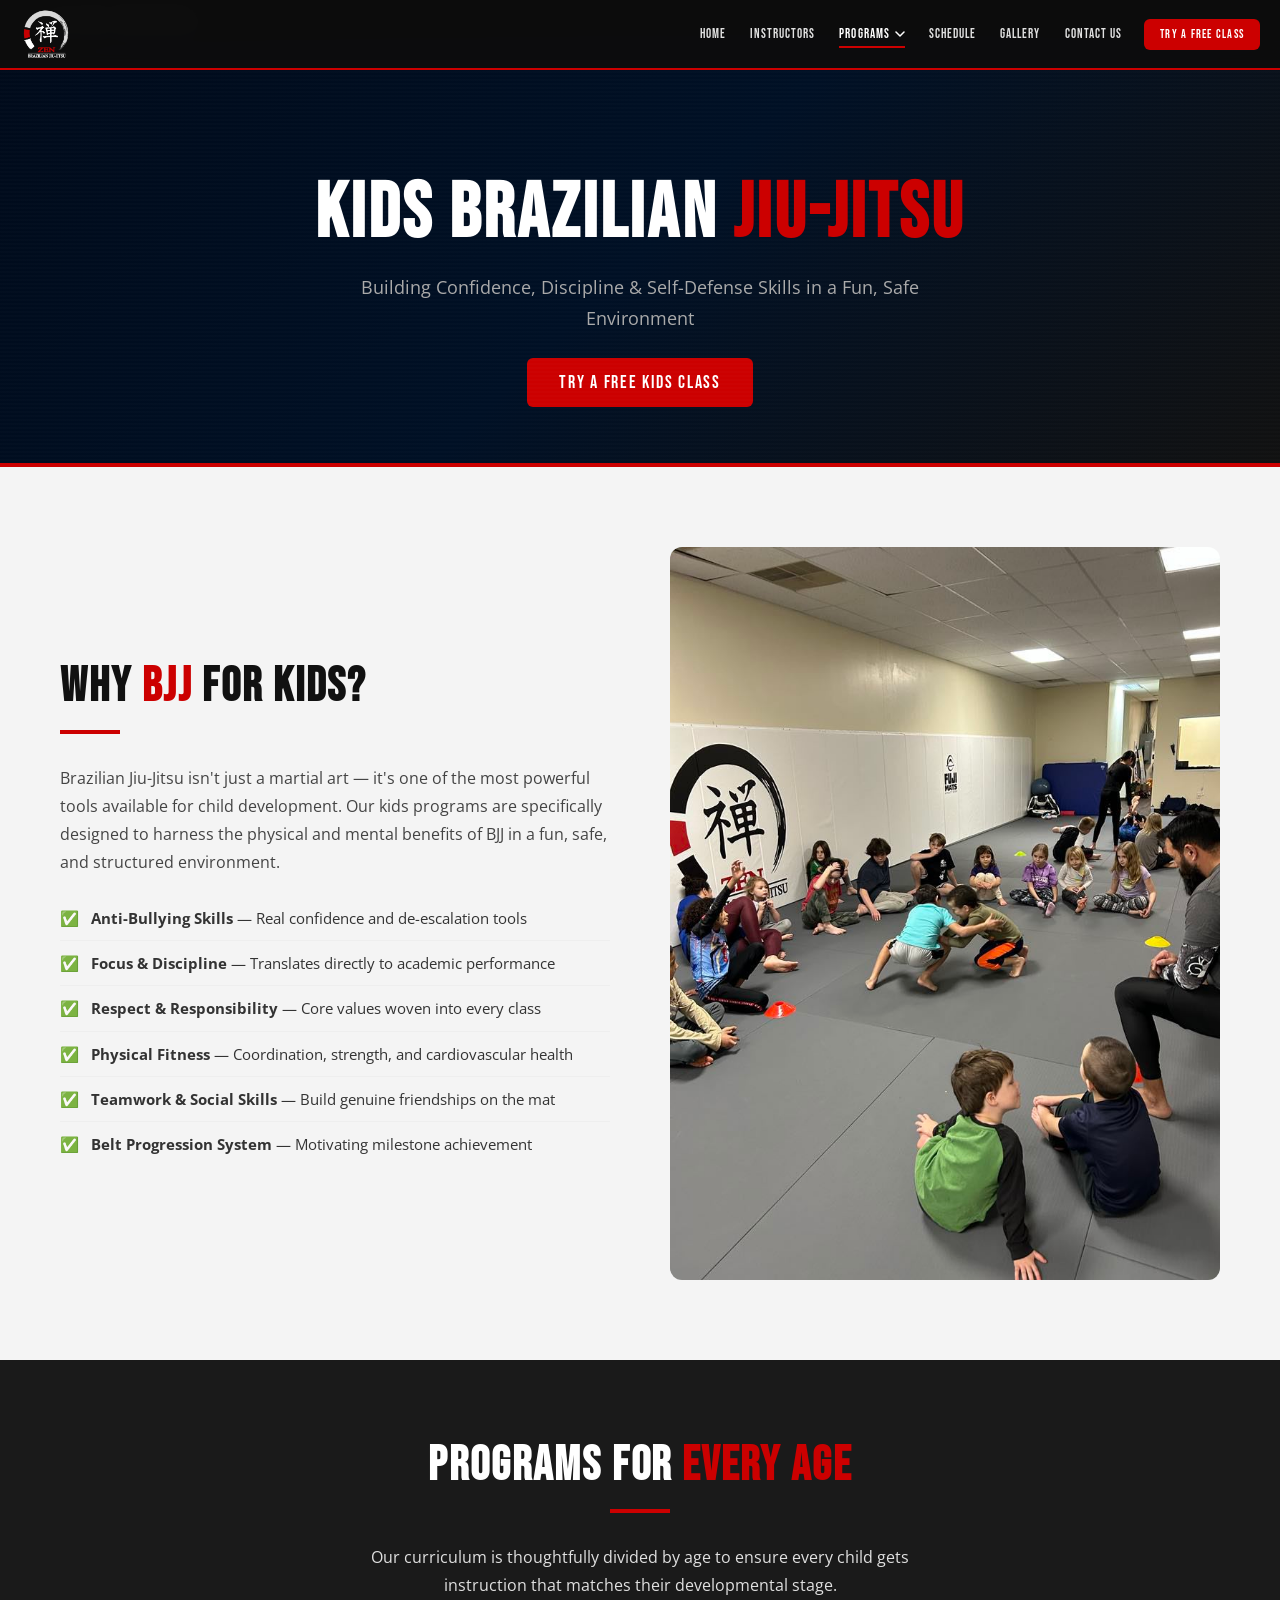
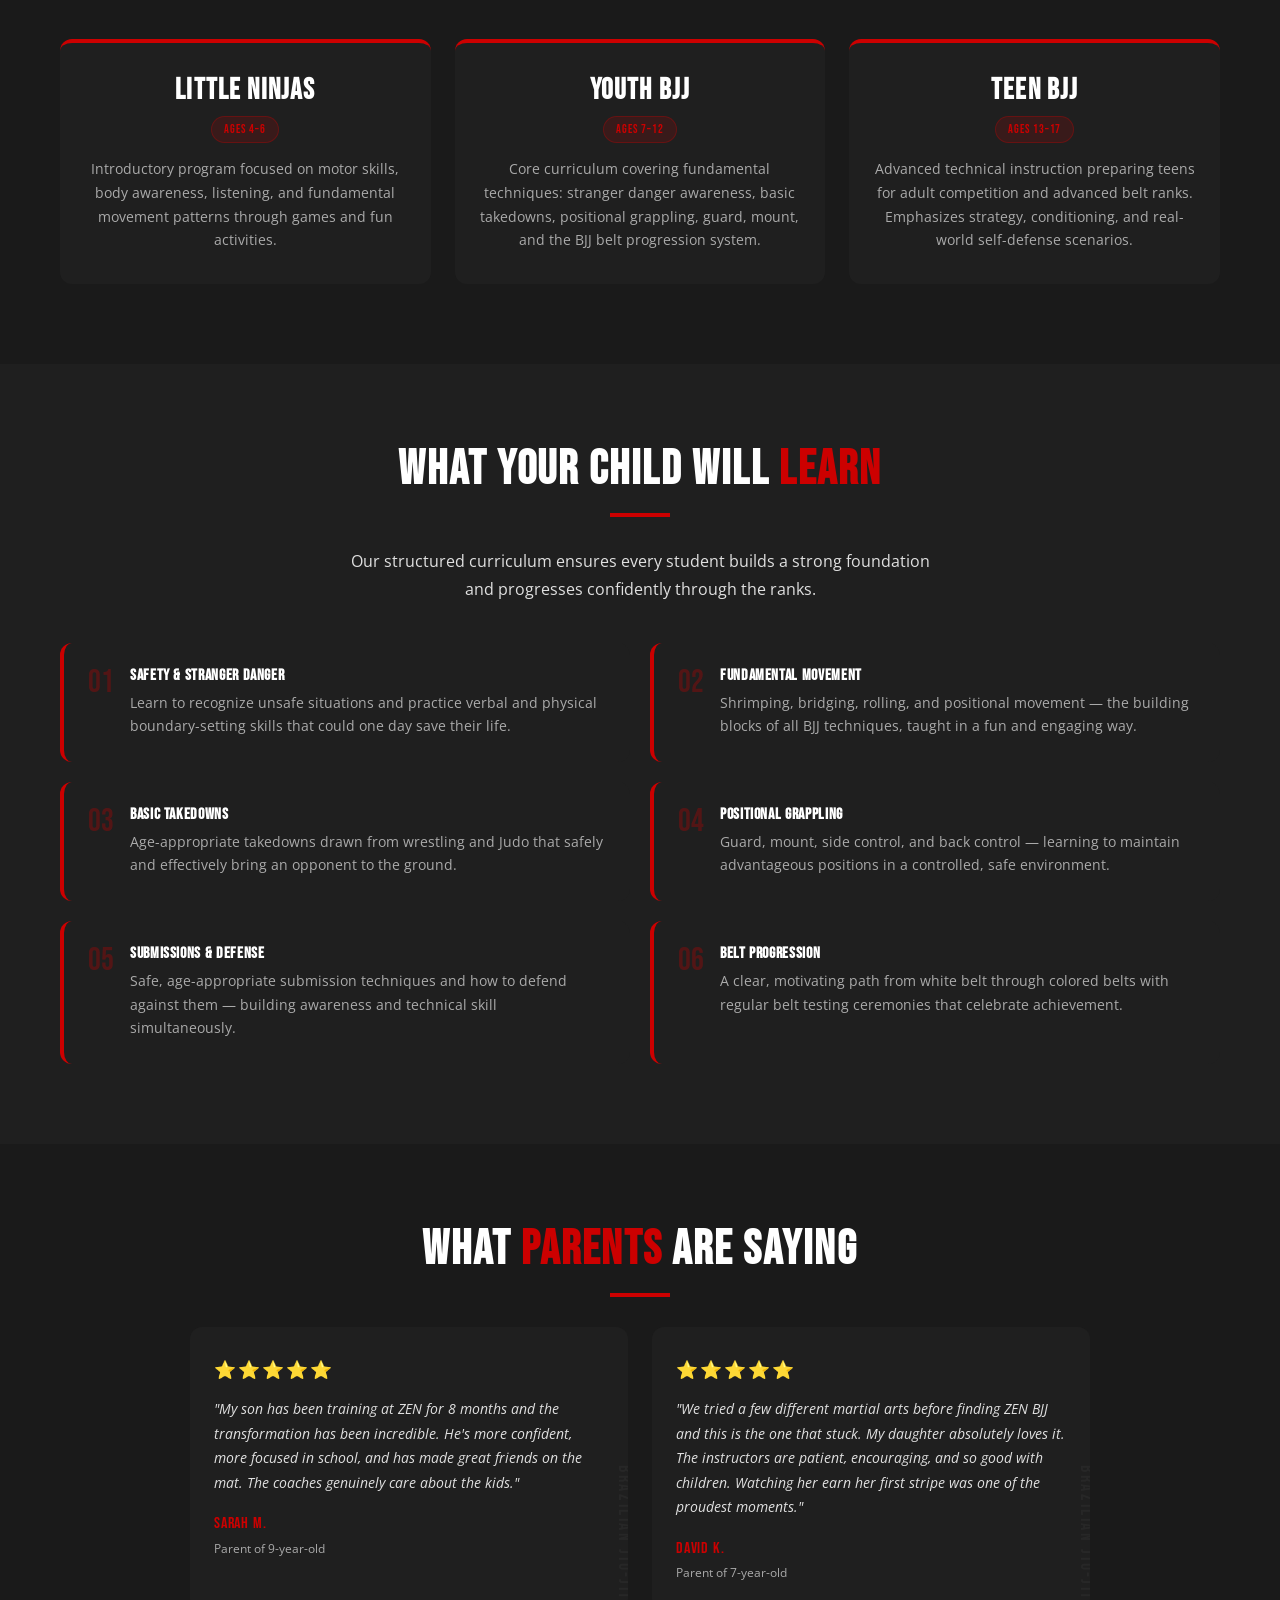
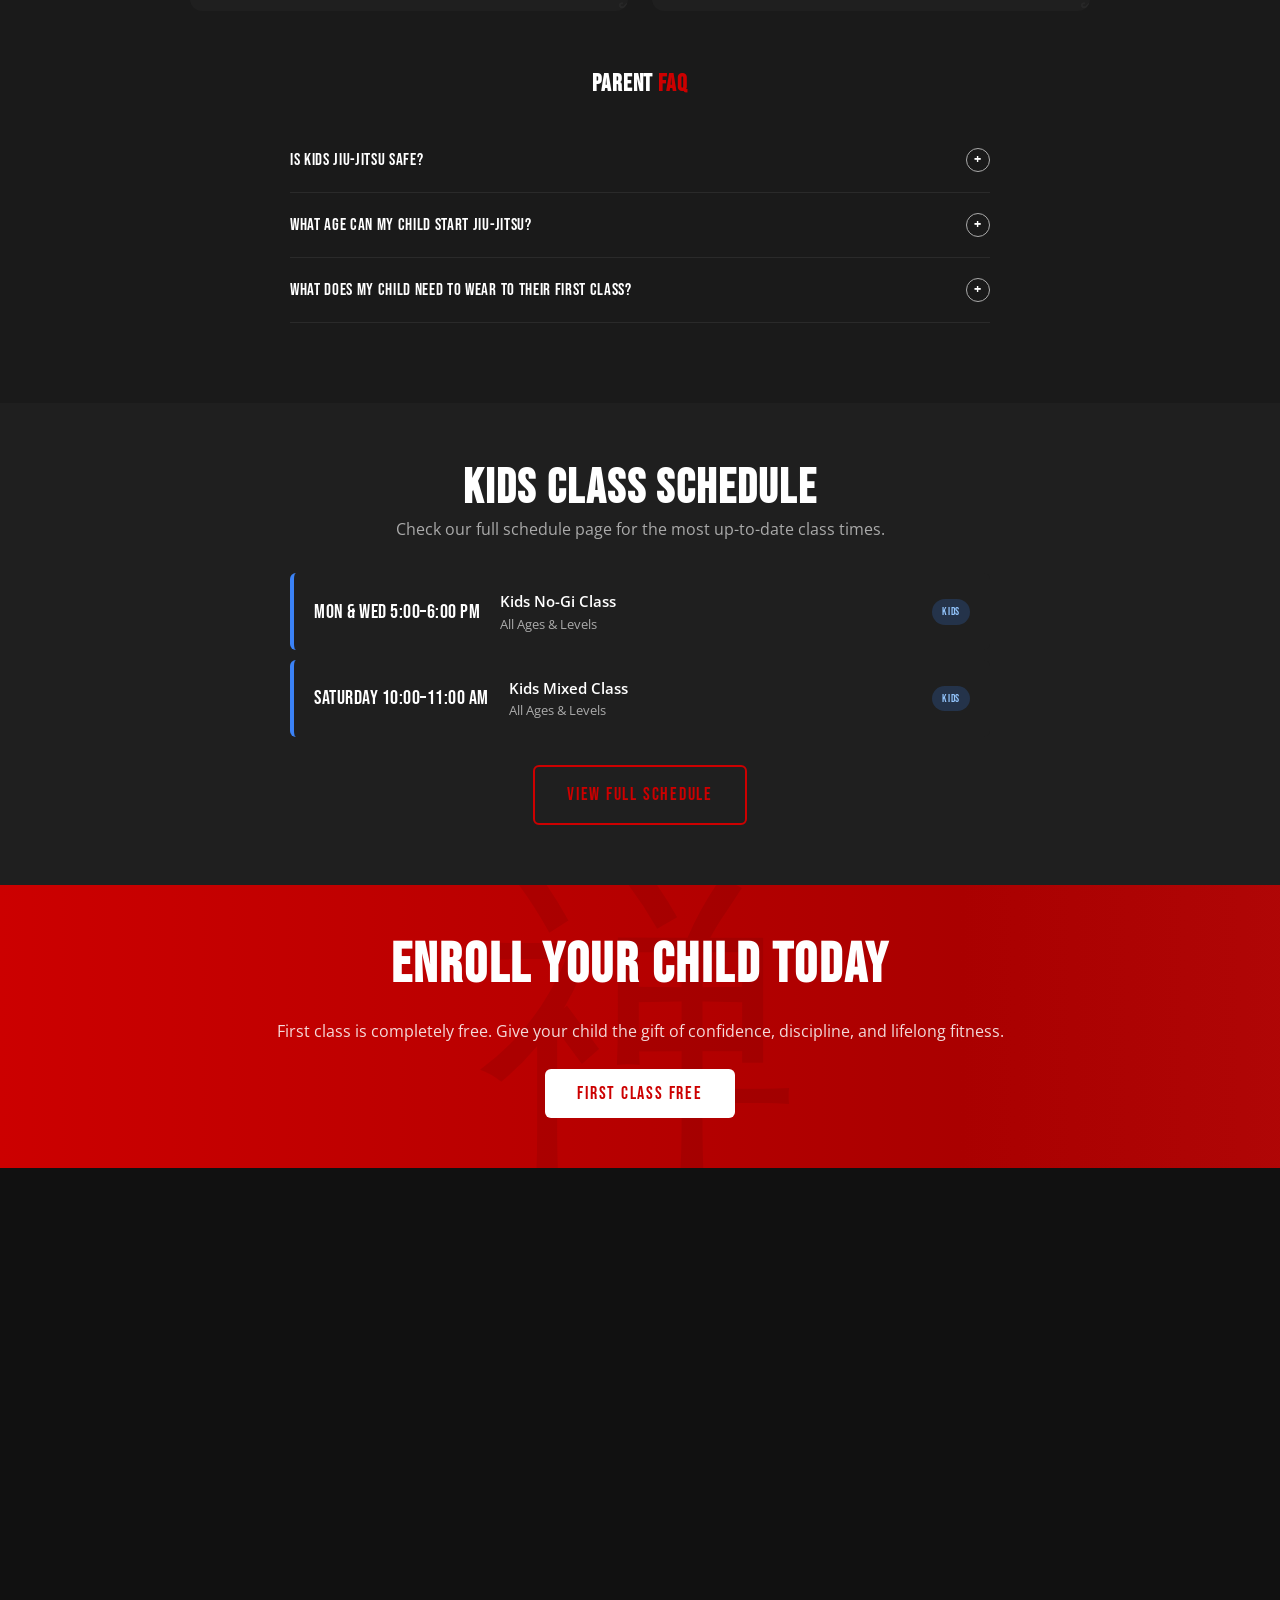
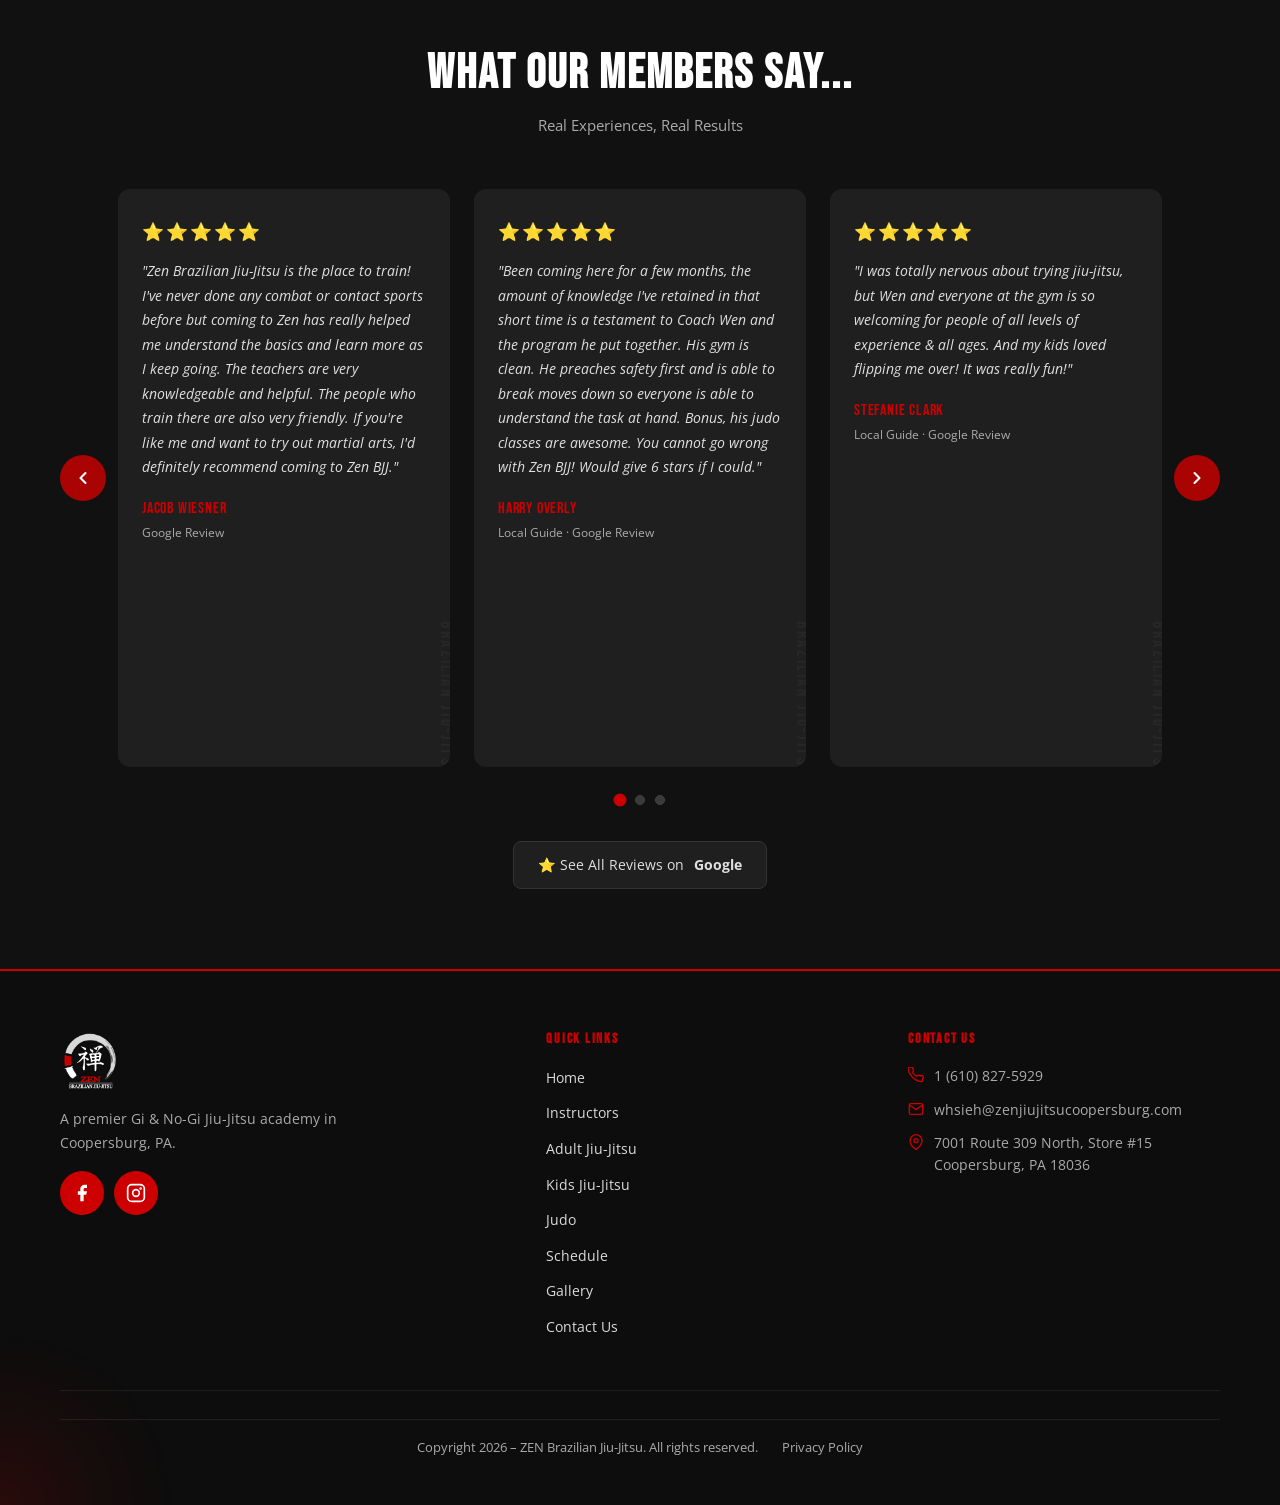
<file: kids-bjj.html>
<!DOCTYPE html>
<html lang="en">
<head>
  <meta charset="UTF-8">
  <meta name="viewport" content="width=device-width, initial-scale=1.0">
  <title>Kids Brazilian Jiu-Jitsu Classes in Coopersburg, PA | ZEN BJJ</title>
  <meta name="description" content="ZEN BJJ offers fun, safe, and structured Kids Jiu-Jitsu classes in Coopersburg, PA. Build confidence, discipline, and self-defense skills. Try a free class!">
  <link rel="canonical" href="https://www.zenjiujitsucoopersburg.com/kids-bjj.html">
  <meta property="og:title" content="Kids Brazilian Jiu-Jitsu Classes in Coopersburg, PA | ZEN BJJ">
  <meta property="og:description" content="ZEN BJJ offers fun, safe, and structured Kids Jiu-Jitsu classes in Coopersburg, PA. Build confidence, discipline, and self-defense skills. Try a free class!">
  <meta property="og:type" content="website">
  <meta property="og:url" content="https://www.zenjiujitsucoopersburg.com/kids-bjj.html">
  <meta property="og:image" content="https://www.zenjiujitsucoopersburg.com/images/og-home.jpg">
  <meta property="og:site_name" content="ZEN Brazilian Jiu-Jitsu">
  <meta name="twitter:card" content="summary_large_image">
  <meta name="twitter:title" content="Kids Brazilian Jiu-Jitsu Classes in Coopersburg, PA | ZEN BJJ">
  <meta name="twitter:description" content="ZEN BJJ offers fun, safe Kids Jiu-Jitsu classes in Coopersburg, PA. Build confidence, discipline, and self-defense skills. Try a free class!">
  <link rel="preconnect" href="https://fonts.googleapis.com">
  <link rel="preconnect" href="https://fonts.gstatic.com" crossorigin>
  <link rel="preconnect" href="https://maps.googleapis.com">
  <link rel="preconnect" href="https://maps.gstatic.com" crossorigin>
  <link rel="dns-prefetch" href="https://maps.googleapis.com">
  <link rel="dns-prefetch" href="https://maps.gstatic.com">
  <link href="https://fonts.googleapis.com/css2?family=Bebas+Neue&family=Open+Sans:wght@300;400;600;700&display=swap" rel="stylesheet">
  <link rel="stylesheet" href="css/styles.css">
<link rel="stylesheet" href="https://unpkg.com/aos@2.3.4/dist/aos.css">
  <script type="application/ld+json">
  {"@context":"https://schema.org","@type":"FAQPage","mainEntity":[
    {"@type":"Question","name":"Is Kids Jiu-Jitsu safe?","acceptedAnswer":{"@type":"Answer","text":"Absolutely. Safety is our top priority in every kids class. Techniques are age-appropriate and taught at controlled intensity. Our coaches are experienced with children and create a nurturing, supervised environment."}},
    {"@type":"Question","name":"What age can my child start Jiu-Jitsu?","acceptedAnswer":{"@type":"Answer","text":"We accept students as young as 4 years old in our Little Ninjas program. Our programs are designed for different age groups to ensure age-appropriate instruction."}},
    {"@type":"Question","name":"What does my child need to wear to their first class?","acceptedAnswer":{"@type":"Answer","text":"For the first class, comfortable athletic shorts and a t-shirt are perfect. As your child continues, they can get a Gi or No-Gi gear. We're happy to recommend quality, affordable options."}}
  ]}
  </script>
</head>
<body>

<nav id="navbar" aria-label="Main navigation">
  <div class="nav-inner">
    <a href="index.html" class="nav-logo" aria-label="ZEN Brazilian Jiu-Jitsu Home">
      <div class="nav-logo-wrap">
        <img src="Logos/Zen%20Logo%20White.webp" alt="ZEN Brazilian Jiu-Jitsu" class="nav-logo-img">
      </div>
    </a>
    <div class="nav-links">
      <a href="index.html">Home</a><a href="instructors.html">Instructors</a><div class="nav-dropdown"><button class="nav-dropdown-toggle" aria-expanded="false" aria-haspopup="true">PROGRAMS <svg class="nav-chevron" viewBox="0 0 10 7" fill="none" aria-hidden="true"><path d="M1 1l4 4 4-4" stroke="currentColor" stroke-width="1.5" stroke-linecap="round" stroke-linejoin="round"/></svg></button><div class="nav-dropdown-menu" role="menu"><a href="adult-bjj.html" role="menuitem">Adult Jiu-Jitsu</a><a href="kids-bjj.html" role="menuitem">Kids Jiu-Jitsu</a><a href="judo.html" role="menuitem">Judo</a></div></div><a href="schedule.html">Schedule</a><a href="gallery.html">Gallery</a><a href="contact.html">Contact Us</a>
      <button class="btn nav-cta" data-modal data-program="Kids Jiu-Jitsu">TRY A FREE CLASS</button>
    </div>
    <button class="hamburger" id="hamburger" aria-label="Toggle navigation" aria-expanded="false" aria-controls="navDrawer"><span></span><span></span><span></span></button>
  </div>
</nav>
<div id="drawerOverlay" style="position:fixed;inset:0;background:rgba(0,0,0,0.6);z-index:998;display:none;"></div>
<nav class="nav-drawer" id="navDrawer" aria-label="Mobile navigation">
  <a href="index.html">Home</a><a href="instructors.html">Instructors</a><div class="drawer-programs"><button class="drawer-programs-toggle" aria-expanded="false">PROGRAMS <svg class="drawer-chevron" viewBox="0 0 10 7" fill="none" aria-hidden="true"><path d="M1 1l4 4 4-4" stroke="currentColor" stroke-width="1.5" stroke-linecap="round" stroke-linejoin="round"/></svg></button><div class="drawer-programs-sub" hidden><a href="adult-bjj.html">Adult Jiu-Jitsu</a><a href="kids-bjj.html">Kids Jiu-Jitsu</a><a href="judo.html">Judo</a></div></div><a href="schedule.html">Schedule</a><a href="gallery.html">Gallery</a><a href="contact.html">Contact Us</a>
  <a class="drawer-cta" href="#" data-modal data-program="Kids Jiu-Jitsu">TRY A FREE CLASS</a>
</nav>

<div class="modal-overlay" id="modalOverlay" role="dialog" aria-modal="true" aria-labelledby="modalTitle" aria-hidden="true">
  <div class="modal-card">
    <button class="modal-close" id="modalClose" aria-label="Close modal">×</button>
    <div class="modal-logo"><div style="width:64px;height:64px;margin:0 auto 10px;"><svg viewBox="0 0 64 64" fill="none"><circle cx="32" cy="32" r="30" stroke="#CC0000" stroke-width="2" fill="none"/><text x="32" y="44" text-anchor="middle" font-family="serif" font-size="32" fill="white">禅</text><rect x="12" y="54" width="40" height="4" fill="#CC0000" rx="2"/></svg></div><h3 id="modalTitle">CLAIM YOUR FREE CLASS</h3><p>No experience needed. All ages &amp; levels welcome.</p></div>
    <form class="modal-form" id="modalForm" novalidate>
      <div class="form-row">
        <div class="form-group">
          <label>First Name <span class="required-star">*</span></label>
          <input type="text" id="modalFirst" name="first_name" required placeholder="First Name" autocomplete="given-name">
        </div>
        <div class="form-group">
          <label>Last Name <span class="required-star">*</span></label>
          <input type="text" id="modalLast" name="last_name" required placeholder="Last Name" autocomplete="family-name">
        </div>
      </div>
      <div class="form-group">
        <label>Phone <span class="required-star">*</span></label>
        <input type="tel" id="modalPhone" name="phone" required placeholder="Phone" autocomplete="tel">
      </div>
      <div class="form-group">
        <label>Email <span class="required-star">*</span></label>
        <input type="email" id="modalEmail" name="email" required placeholder="Email" autocomplete="email">
      </div>
      <div class="form-group">
        <label for="modalProgram">What Program Are You Interested In? <span class="required-star">*</span></label>
        <select id="modalProgram" name="program" required>
          <option value="" disabled selected>Select a Program</option>
          <option value="adult-bjj">Adult BJJ Program (Age 18 and above)</option>
          <option value="kids-bjj">Kids BJJ Program (Age 5 and above)</option>
          <option value="judo">Judo BJJ Program (All Levels)</option>
        </select>
      </div>
      <button type="submit" class="btn btn-red btn-pulse">Try A Free Class Now</button>
      <div class="consent-item">
        <input type="checkbox" id="sms-consent" name="sms_consent" value="yes">
        <label for="sms-consent">I Consent to Receive SMS Notifications and Alerts from W&amp;J BJJ Academy LLC. Frequency varies. Message &amp; data rates may apply. Text HELP to 610-827-5929 for assistance. You can reply STOP to unsubscribe.</label>
      </div>
      <div class="consent-item">
        <input type="checkbox" id="marketing-consent" name="marketing_consent" value="yes">
        <label for="marketing-consent">I agree to receive Marketing and Promotional messages from W&amp;J BJJ Academy LLC at the phone number provided above. This agreement isn't a condition of any purchase. Msg &amp; data rates may apply, message frequencies vary. Text HELP to 610-827-5929 for assistance, reply STOP or OUT to opt out or to unsubscribe at any time.</label>
      </div>
      <p class="popup-privacy-link">
        By submitting this form, you agree to our <a href="privacy-policy.html" target="_blank">Privacy Policy</a>.
      </p>
    </form>
  </div>
</div>

<nav class="breadcrumb" aria-label="Breadcrumb"><div class="container"><ol><li><a href="index.html">Home</a></li><li>Kids Jiu-Jitsu</li></ol></div></nav>

<section class="page-hero" style="background:linear-gradient(135deg,#000a1a 0%,#001025 50%,#111 100%);" aria-labelledby="page-title">
  <div class="container">
    <h1 id="page-title">KIDS BRAZILIAN <span class="accent-red">JIU-JITSU</span></h1>
    <p>Building Confidence, Discipline &amp; Self-Defense Skills in a Fun, Safe Environment</p>
    <button class="btn btn-red btn-pulse" data-modal data-program="Kids Jiu-Jitsu" style="margin-top:24px;">TRY A FREE KIDS CLASS</button>
  </div>
</section>

<!-- WHY BJJ FOR KIDS -->
<section style="background:#f4f4f4;padding:80px 0;" aria-labelledby="why-heading">
  <div class="container">
    <div class="two-col-section" style="display:grid;grid-template-columns:1fr 1fr;gap:60px;align-items:center;">
      <div>
        <h2 id="why-heading" style="color:#111;">WHY <span style="color:#CC0000">BJJ</span> FOR KIDS?</h2>
        <div class="divider"></div>
        <p style="color:#444;">Brazilian Jiu-Jitsu isn't just a martial art — it's one of the most powerful tools available for child development. Our kids programs are specifically designed to harness the physical and mental benefits of BJJ in a fun, safe, and structured environment.</p>
        <ul style="list-style:none;margin-top:20px;">
          <li style="padding:10px 0;border-bottom:1px solid #eee;display:flex;align-items:center;gap:12px;color:#333;font-size:0.95rem;">✅ <span><strong>Anti-Bullying Skills</strong> — Real confidence and de-escalation tools</span></li>
          <li style="padding:10px 0;border-bottom:1px solid #eee;display:flex;align-items:center;gap:12px;color:#333;font-size:0.95rem;">✅ <span><strong>Focus &amp; Discipline</strong> — Translates directly to academic performance</span></li>
          <li style="padding:10px 0;border-bottom:1px solid #eee;display:flex;align-items:center;gap:12px;color:#333;font-size:0.95rem;">✅ <span><strong>Respect &amp; Responsibility</strong> — Core values woven into every class</span></li>
          <li style="padding:10px 0;border-bottom:1px solid #eee;display:flex;align-items:center;gap:12px;color:#333;font-size:0.95rem;">✅ <span><strong>Physical Fitness</strong> — Coordination, strength, and cardiovascular health</span></li>
          <li style="padding:10px 0;border-bottom:1px solid #eee;display:flex;align-items:center;gap:12px;color:#333;font-size:0.95rem;">✅ <span><strong>Teamwork &amp; Social Skills</strong> — Build genuine friendships on the mat</span></li>
          <li style="padding:10px 0;display:flex;align-items:center;gap:12px;color:#333;font-size:0.95rem;">✅ <span><strong>Belt Progression System</strong> — Motivating milestone achievement</span></li>
        </ul>
      </div>
      <div><img src="Kids%20Jiu-Jitsu%20images%20/Copy_of_IMG_1576.jpg" alt="Kids Brazilian Jiu-Jitsu class with young students training at ZEN BJJ Coopersburg PA" loading="lazy" style="border-radius:12px;width:100%;"></div>
    </div>
  </div>
</section>

<!-- Mobile-only image strip -->
<div class="mobile-image-strip" aria-hidden="true">
  <img src="Kids%20Jiu-Jitsu%20images%20/Copy_of_IMG_1576.jpg" alt="Kids BJJ class at ZEN BJJ" loading="lazy">
  <img src="Kids%20Jiu-Jitsu%20images%20/IMG_8050.jpg" alt="Young students training at ZEN BJJ" loading="lazy">
  <img src="Kids%20Jiu-Jitsu%20images%20/Zen%20Picture%205.jpg" alt="Kids Jiu-Jitsu at ZEN BJJ Coopersburg" loading="lazy">
</div>

<!-- AGE GROUPS -->
<section style="background:var(--dark);padding:80px 0;" aria-labelledby="age-heading">
  <div class="container">
    <h2 id="age-heading" class="text-center">PROGRAMS FOR <span class="accent-red">EVERY AGE</span></h2>
    <div class="divider center"></div>
    <p class="text-center" style="max-width:600px;margin:0 auto 40px;">Our curriculum is thoughtfully divided by age to ensure every child gets instruction that matches their developmental stage.</p>
    <div class="age-cards">
      <div class="age-card"><h3>LITTLE NINJAS</h3><div class="age-range">Ages 4–6</div><p>Introductory program focused on motor skills, body awareness, listening, and fundamental movement patterns through games and fun activities.</p></div>
      <div class="age-card"><h3>YOUTH BJJ</h3><div class="age-range">Ages 7–12</div><p>Core curriculum covering fundamental techniques: stranger danger awareness, basic takedowns, positional grappling, guard, mount, and the BJJ belt progression system.</p></div>
      <div class="age-card"><h3>TEEN BJJ</h3><div class="age-range">Ages 13–17</div><p>Advanced technical instruction preparing teens for adult competition and advanced belt ranks. Emphasizes strategy, conditioning, and real-world self-defense scenarios.</p></div>
    </div>
  </div>
</section>

<!-- CURRICULUM -->
<section style="background:#1f1f1f;padding:80px 0;" aria-labelledby="curriculum-heading">
  <div class="container">
    <h2 id="curriculum-heading" class="text-center">WHAT YOUR CHILD WILL <span class="accent-red">LEARN</span></h2>
    <div class="divider center"></div>
    <p class="text-center" style="max-width:600px;margin:0 auto 40px;">Our structured curriculum ensures every student builds a strong foundation and progresses confidently through the ranks.</p>
    <div class="technique-grid">
      <div class="technique-card"><div class="tnum">01</div><div><h3>SAFETY &amp; STRANGER DANGER</h3><p>Learn to recognize unsafe situations and practice verbal and physical boundary-setting skills that could one day save their life.</p></div></div>
      <div class="technique-card"><div class="tnum">02</div><div><h3>FUNDAMENTAL MOVEMENT</h3><p>Shrimping, bridging, rolling, and positional movement — the building blocks of all BJJ techniques, taught in a fun and engaging way.</p></div></div>
      <div class="technique-card"><div class="tnum">03</div><div><h3>BASIC TAKEDOWNS</h3><p>Age-appropriate takedowns drawn from wrestling and Judo that safely and effectively bring an opponent to the ground.</p></div></div>
      <div class="technique-card"><div class="tnum">04</div><div><h3>POSITIONAL GRAPPLING</h3><p>Guard, mount, side control, and back control — learning to maintain advantageous positions in a controlled, safe environment.</p></div></div>
      <div class="technique-card"><div class="tnum">05</div><div><h3>SUBMISSIONS &amp; DEFENSE</h3><p>Safe, age-appropriate submission techniques and how to defend against them — building awareness and technical skill simultaneously.</p></div></div>
      <div class="technique-card"><div class="tnum">06</div><div><h3>BELT PROGRESSION</h3><p>A clear, motivating path from white belt through colored belts with regular belt testing ceremonies that celebrate achievement.</p></div></div>
    </div>
  </div>
</section>

<!-- PARENTS SECTION -->
<section style="background:var(--dark);padding:80px 0;" aria-labelledby="parents-heading">
  <div class="container">
    <h2 id="parents-heading" class="text-center">WHAT <span class="accent-red">PARENTS</span> ARE SAYING</h2>
    <div class="divider center"></div>
    <div class="reviews-grid" style="grid-template-columns:1fr 1fr;max-width:900px;margin:0 auto 60px;">
      <article class="review-card"><div class="stars">⭐⭐⭐⭐⭐</div><p class="review-text">"My son has been training at ZEN for 8 months and the transformation has been incredible. He's more confident, more focused in school, and has made great friends on the mat. The coaches genuinely care about the kids."</p><div class="reviewer-name">Sarah M.</div><div class="reviewer-label">Parent of 9-year-old</div><div class="watermark">BRAZILIAN JIU-JITSU</div></article>
      <article class="review-card"><div class="stars">⭐⭐⭐⭐⭐</div><p class="review-text">"We tried a few different martial arts before finding ZEN BJJ and this is the one that stuck. My daughter absolutely loves it. The instructors are patient, encouraging, and so good with children. Watching her earn her first stripe was one of the proudest moments."</p><div class="reviewer-name">David K.</div><div class="reviewer-label">Parent of 7-year-old</div><div class="watermark">BRAZILIAN JIU-JITSU</div></article>
    </div>

    <h3 class="text-center" style="font-size:1.5rem;margin-bottom:30px;">PARENT <span class="accent-red">FAQ</span></h3>
    <div style="max-width:700px;margin:0 auto;">
      <div class="faq-item"><button class="faq-question" aria-expanded="false">Is Kids Jiu-Jitsu safe?<span class="faq-icon">+</span></button><div class="faq-answer">Absolutely. Safety is our top priority in every kids class. Techniques are age-appropriate and taught at controlled intensity. Our coaches are experienced with children and create a nurturing, supervised environment where every child feels safe and supported.</div></div>
      <div class="faq-item"><button class="faq-question" aria-expanded="false">What age can my child start Jiu-Jitsu?<span class="faq-icon">+</span></button><div class="faq-answer">We accept students as young as 4 years old in our Little Ninjas program. Our programs are carefully designed for different age groups to ensure age-appropriate instruction and maximum engagement at every stage of development.</div></div>
      <div class="faq-item"><button class="faq-question" aria-expanded="false">What does my child need to wear to their first class?<span class="faq-icon">+</span></button><div class="faq-answer">For the first class, comfortable athletic shorts and a t-shirt are perfectly fine. As your child continues, they can get a Gi (uniform) or No-Gi gear (rash guard + shorts). We're happy to recommend where to find quality, affordable options.</div></div>
    </div>
  </div>
</section>

<!-- SCHEDULE PREVIEW -->
<section style="background:#1f1f1f;padding:60px 0;">
  <div class="container">
    <h2 class="text-center">KIDS CLASS SCHEDULE</h2>
    <p class="text-center" style="color:var(--mid-gray);margin-bottom:30px;">Check our full schedule page for the most up-to-date class times.</p>
    <div style="max-width:700px;margin:0 auto;">
      <div class="schedule-item kids"><div class="schedule-time">Mon &amp; Wed 5:00–6:00 PM</div><div><div class="schedule-name">Kids No-Gi Class</div><div class="schedule-level">All Ages &amp; Levels</div></div><div class="schedule-badge">KIDS</div></div>
      <div class="schedule-item kids"><div class="schedule-time">Saturday 10:00–11:00 AM</div><div><div class="schedule-name">Kids Mixed Class</div><div class="schedule-level">All Ages &amp; Levels</div></div><div class="schedule-badge">KIDS</div></div>
    </div>
    <div style="text-align:center;margin-top:28px;"><a href="schedule.html" class="btn btn-outline-red">VIEW FULL SCHEDULE</a></div>
  </div>
</section>

<section class="cta-banner">
  <!-- cta animated via CSS shimmer -->
  <h2>ENROLL YOUR CHILD TODAY</h2>
  <p style="color:rgba(255,255,255,0.85);margin-bottom:24px;position:relative;">First class is completely free. Give your child the gift of confidence, discipline, and lifelong fitness.</p>
  <button class="btn" data-modal data-program="Kids Jiu-Jitsu" style="background:white;color:#CC0000;position:relative;">FIRST CLASS FREE</button>
</section>

<!-- MAP -->
<section class="map-section" aria-label="Gym location map">
  <div class="map-container">
    <div class="map-facade" data-map-src="https://www.google.com/maps/embed?pb=!1m18!1m12!1m3!1d3041.0!2d-75.39!3d40.508!2m3!1f0!2f0!3f0!3m2!1i1024!2i768!4f13.1!3m3!1m2!1s0x0%3A0x0!2s7001+Route+309+N%2C+Coopersburg%2C+PA+18036!5e0!3m2!1sen!2sus!4v1700000000000!5m2!1sen!2sus" data-map-title="ZEN Brazilian Jiu-Jitsu location map — 7001 Route 309 North Coopersburg PA">
      <div class="map-facade-overlay">
        <svg class="map-facade-pin" viewBox="0 0 24 24" xmlns="http://www.w3.org/2000/svg" aria-hidden="true"><path d="M12 2C8.13 2 5 5.13 5 9c0 5.25 7 13 7 13s7-7.75 7-13c0-3.87-3.13-7-7-7zm0 9.5c-1.38 0-2.5-1.12-2.5-2.5s1.12-2.5 2.5-2.5 2.5 1.12 2.5 2.5-1.12 2.5-2.5 2.5z"/></svg>
        <span class="map-facade-text">CLICK TO VIEW MAP</span>
      </div>
    </div>
  </div>
</section>

<!-- REVIEWS -->
<section class="testimonials-section" aria-labelledby="reviews-heading">
  <div class="container">
    <h2 id="reviews-heading" class="text-center" data-aos="fade-up">What Our Members Say...</h2>
    <p class="section-sub" data-aos="fade-up" data-aos-delay="100">Real Experiences, Real Results</p>
    <div class="reviews-carousel-wrapper" id="reviewsCarouselWrapper" data-aos="fade-up" data-aos-delay="200">
      <button class="carousel-btn carousel-prev" id="carouselPrev" aria-label="Previous reviews">
        <svg viewBox="0 0 24 24" fill="none" stroke="currentColor" stroke-width="2.5" stroke-linecap="round" stroke-linejoin="round" aria-hidden="true"><polyline points="15 18 9 12 15 6"/></svg>
      </button>
      <div class="reviews-carousel" id="reviewsCarousel">
        <div class="reviews-track" id="reviewsTrack">
          <article class="review-card">
            <div class="stars" aria-label="5 out of 5 stars">⭐⭐⭐⭐⭐</div>
            <p class="review-text">"Zen Brazilian Jiu-Jitsu is the place to train! I've never done any combat or contact sports before but coming to Zen has really helped me understand the basics and learn more as I keep going. The teachers are very knowledgeable and helpful. The people who train there are also very friendly. If you're like me and want to try out martial arts, I'd definitely recommend coming to Zen BJJ."</p>
            <div class="reviewer-name">Jacob Wiesner</div>
            <div class="reviewer-label">Google Review</div>
            <div class="watermark" aria-hidden="true">BRAZILIAN JIU-JITSU</div>
          </article>
          <article class="review-card">
            <div class="stars" aria-label="5 out of 5 stars">⭐⭐⭐⭐⭐</div>
            <p class="review-text">"Been coming here for a few months, the amount of knowledge I've retained in that short time is a testament to Coach Wen and the program he put together. His gym is clean. He preaches safety first and is able to break moves down so everyone is able to understand the task at hand. Bonus, his judo classes are awesome. You cannot go wrong with Zen BJJ! Would give 6 stars if I could."</p>
            <div class="reviewer-name">Harry Overly</div>
            <div class="reviewer-label">Local Guide · Google Review</div>
            <div class="watermark" aria-hidden="true">BRAZILIAN JIU-JITSU</div>
          </article>
          <article class="review-card">
            <div class="stars" aria-label="5 out of 5 stars">⭐⭐⭐⭐⭐</div>
            <p class="review-text">"I was totally nervous about trying jiu-jitsu, but Wen and everyone at the gym is so welcoming for people of all levels of experience &amp; all ages. And my kids loved flipping me over! It was really fun!"</p>
            <div class="reviewer-name">Stefanie Clark</div>
            <div class="reviewer-label">Local Guide · Google Review</div>
            <div class="watermark" aria-hidden="true">BRAZILIAN JIU-JITSU</div>
          </article>
          <article class="review-card">
            <div class="stars" aria-label="5 out of 5 stars">⭐⭐⭐⭐⭐</div>
            <p class="review-text">"Zen Brazilian Jiu-Jitsu is a fantastic place to train! Wen and his team of instructors are detail-oriented, goal-driven, and truly dedicated to their students' progress. With a flexible class schedule, friendly training partners, and a positive atmosphere, I highly recommend stopping in for a trial class!"</p>
            <div class="reviewer-name">Will C</div>
            <div class="reviewer-label">Google Review</div>
            <div class="watermark" aria-hidden="true">BRAZILIAN JIU-JITSU</div>
          </article>
          <article class="review-card">
            <div class="stars" aria-label="5 out of 5 stars">⭐⭐⭐⭐⭐</div>
            <p class="review-text">"We are so grateful for this community. We started my daughter there when they first opened up back in November of 2024 and I can't believe the progress she has made from then until now. It's incredible to watch her and the rest of the kids that consistently show up. She would go every day if she could. Coach Wen and the staff are phenomenal. I highly recommend this gym to any family!"</p>
            <div class="reviewer-name">Katie Morris</div>
            <div class="reviewer-label">Google Review</div>
            <div class="watermark" aria-hidden="true">BRAZILIAN JIU-JITSU</div>
          </article>
          <article class="review-card">
            <div class="stars" aria-label="5 out of 5 stars">⭐⭐⭐⭐⭐</div>
            <p class="review-text">"Phenomenal gym. Several very experienced instructors who are both personable and diligent. Great facility, environment, and an abundance of experience in grappling. I highly recommend Zen to anyone just starting out or simply looking for a new place to train. See you on the mats!"</p>
            <div class="reviewer-name">Damien Sanchez</div>
            <div class="reviewer-label">Google Review</div>
            <div class="watermark" aria-hidden="true">BRAZILIAN JIU-JITSU</div>
          </article>
          <article class="review-card">
            <div class="stars" aria-label="5 out of 5 stars">⭐⭐⭐⭐⭐</div>
            <p class="review-text">"I've been to several BJJ gyms over the years, and as far as I can tell, Zen is a fantastic place to train. The people were super welcoming from day one (and there's a good number of women who frequently train there yay!) and the mats are nice and clean. They've got a variety of instructors who will teach old school moves, more modern techniques, wrestling, and even Judo to make for a well-rounded grappling experience. The schedule is flexible with mid-day classes and afternoon classes all week, so you're really getting your money's worth with an all-inclusive membership if you hit as many classes as possible. It's a relatively small gym, but they've got great competition at all levels."</p>
            <div class="reviewer-name">Izzy Hoang</div>
            <div class="reviewer-label">Google Review</div>
            <div class="watermark" aria-hidden="true">BRAZILIAN JIU-JITSU</div>
          </article>
          <article class="review-card">
            <div class="stars" aria-label="5 out of 5 stars">⭐⭐⭐⭐⭐</div>
            <p class="review-text">"Zen Brazilian Jiu Jitsu is everything you could want in a martial arts school and more. Wen, the owner, along with the other instructors are incredibly knowledgeable and patient, offering personalized guidance whether you're a complete beginner or a seasoned practitioner. The facility is clean, well-organized, and has a great energy. They balance technical instruction with a focus on mindset and personal growth. It's not just about learning to roll — it's about building confidence, discipline, and resilience. If you're looking for a place to train that feels like family and pushes you to be your best, Zen BJJ is it. Highly recommend giving it a try — you won't regret it!"</p>
            <div class="reviewer-name">Christopher Blowars</div>
            <div class="reviewer-label">ZEN BJJ Instructor</div>
            <div class="watermark" aria-hidden="true">BRAZILIAN JIU-JITSU</div>
          </article>
          <article class="review-card">
            <div class="stars" aria-label="5 out of 5 stars">⭐⭐⭐⭐⭐</div>
            <p class="review-text">"Zen Brazilian Jiu Jitsu is absolutely top-notch! From the moment you walk in, you're welcomed by an incredibly supportive and respectful community. The instructors are not only highly skilled but also excellent teachers — they break down techniques clearly and ensure everyone, from beginners to advanced practitioners, feels comfortable and challenged. The facility is always clean and well-maintained, creating the perfect environment for training. Whether you're looking to improve fitness, build confidence, or master the art of Jiu Jitsu, this is the place to be. Highly recommend Zen BJJ to anyone considering taking their first class or looking to take their game to the next level!"</p>
            <div class="reviewer-name">Barrington Corey Baker</div>
            <div class="reviewer-label">Local Guide · Google Review</div>
            <div class="watermark" aria-hidden="true">BRAZILIAN JIU-JITSU</div>
          </article>
        </div><!-- /reviews-track -->
      </div><!-- /reviews-carousel -->
      <button class="carousel-btn carousel-next" id="carouselNext" aria-label="Next reviews">
        <svg viewBox="0 0 24 24" fill="none" stroke="currentColor" stroke-width="2.5" stroke-linecap="round" stroke-linejoin="round" aria-hidden="true"><polyline points="9 18 15 12 9 6"/></svg>
      </button>
    </div><!-- /reviews-carousel-wrapper -->
    <div class="carousel-dots" id="carouselDots" role="tablist" aria-label="Review navigation"></div>
    <div style="text-align:center;margin-top:36px;">
      <a href="https://www.google.com/search?newwindow=ANbL-n6jtVjjmo40pLEKSWnHj_0fv2LIiQ:1776117030747&q=Zen+Brazilian+Jiu-Jitsu,+7001+PA-309,+Coopersburg,+PA+18036,+United+States&si=AL3DRZEsmMGCryMMFSHJ3StBhOdZ2-6yYkXd_doETEE1OR-qOXPxCbQCdAypytVNDpJ05wscndrPcM5QG6sQ3BqxLQsaULzF_dbfhcZn3fAzvhtK1FI_rAlTTEml113O00PALrPRSC0u4I9Mvt58v6vvNNKcwxQ9mQ%3D%3D&sa=X&ved=2ahUKEwjozcnF5-uTAxXKB9sEHUOBLYYQrrQLegQIMRAA&biw=1440&bih=812&dpr=2" target="_blank" rel="noopener noreferrer" style="display:inline-flex;align-items:center;gap:10px;background:#1f1f1f;border:1px solid #333;border-radius:8px;padding:12px 24px;color:#e0e0e0;font-size:0.88rem;transition:0.3s;" aria-label="See all Google reviews">
        ⭐ See All Reviews on <strong>Google</strong>
      </a>
    </div>
  </div>
</section>

<footer>
  <div class="container">
    <div class="footer-inner" data-aos="fade-up" data-aos-offset="40">
      <div class="footer-brand"><a href="index.html" class="footer-logo" aria-label="ZEN Brazilian Jiu-Jitsu Home"><img src="Logos/Zen%20Logo%20White.webp" alt="ZEN Brazilian Jiu-Jitsu" class="footer-logo-img"></a><p>A premier Gi &amp; No-Gi Jiu-Jitsu academy in Coopersburg, PA.</p><div class="footer-social"><a href="https://www.facebook.com/ZenBJJCoopersburg" class="social-circle" target="_blank" rel="noopener noreferrer" aria-label="Facebook"><svg viewBox="0 0 24 24" style="fill:white;width:20px;height:20px"><path d="M18 2h-3a5 5 0 00-5 5v3H7v4h3v8h4v-8h3l1-4h-4V7a1 1 0 011-1h3z"/></svg></a><a href="https://www.instagram.com/zen_brazilian_jiujitsu/" class="social-circle" target="_blank" rel="noopener noreferrer" aria-label="Instagram"><svg viewBox="0 0 24 24" style="fill:none;stroke:white;stroke-width:2;width:20px;height:20px"><rect x="2" y="2" width="20" height="20" rx="5"/><circle cx="12" cy="12" r="4"/><circle cx="17.5" cy="6.5" r="0.5" fill="white"/></svg></a></div></div>
      <div class="footer-col"><h4>Quick Links</h4><ul><li><a href="index.html">Home</a></li><li><a href="instructors.html">Instructors</a></li><li><a href="adult-bjj.html">Adult Jiu-Jitsu</a></li><li><a href="kids-bjj.html">Kids Jiu-Jitsu</a></li><li><a href="judo.html">Judo</a></li><li><a href="schedule.html">Schedule</a></li><li><a href="gallery.html">Gallery</a></li><li><a href="contact.html">Contact Us</a></li></ul></div>
      <div class="footer-col"><h4>Contact Us</h4><div class="contact-line"><svg viewBox="0 0 24 24" style="width:16px;height:16px;stroke:#CC0000;fill:none;stroke-width:2;flex-shrink:0;margin-top:2px"><path d="M22 16.92v3a2 2 0 01-2.18 2 19.79 19.79 0 01-8.63-3.07A19.5 19.5 0 013.07 10.8 19.79 19.79 0 01.22 2.22a2 2 0 012-2.18h3a2 2 0 012 1.72 12.84 12.84 0 00.7 2.81 2 2 0 01-.45 2.11L6.91 7.91a16 16 0 006.18 6.18l1.24-1.24a2 2 0 012.11-.45 12.84 12.84 0 002.81.7A2 2 0 0122 16.92z"/></svg><a href="tel:+16108275929">1 (610) 827-5929</a></div><div class="contact-line"><svg viewBox="0 0 24 24" style="width:16px;height:16px;stroke:#CC0000;fill:none;stroke-width:2;flex-shrink:0;margin-top:2px"><path d="M4 4h16c1.1 0 2 .9 2 2v12c0 1.1-.9 2-2 2H4c-1.1 0-2-.9-2-2V6c0-1.1.9-2 2-2z"/><polyline points="22,6 12,13 2,6"/></svg><a href="mailto:whsieh@zenjiujitsucoopersburg.com">whsieh@zenjiujitsucoopersburg.com</a></div><div class="contact-line"><svg viewBox="0 0 24 24" style="width:16px;height:16px;stroke:#CC0000;fill:none;stroke-width:2;flex-shrink:0;margin-top:2px"><path d="M21 10c0 7-9 13-9 13s-9-6-9-13a9 9 0 0118 0z"/><circle cx="12" cy="10" r="3"/></svg><address style="font-style:normal;">7001 Route 309 North, Store #15<br>Coopersburg, PA 18036</address></div></div>
    </div>
    <div class="footer-bottom-bar">
      <p>Copyright 2026 – ZEN Brazilian Jiu-Jitsu. All rights reserved.</p>
      <a href="privacy-policy.html">Privacy Policy</a>
    </div>
  </div>
</footer>
<div class="mobile-bar"><a href="tel:+16108275929" class="call-btn" aria-label="Call ZEN BJJ"><svg viewBox="0 0 24 24" style="width:18px;height:18px;stroke:#CC0000;fill:none;stroke-width:2"><path d="M22 16.92v3a2 2 0 01-2.18 2 19.79 19.79 0 01-8.63-3.07A19.5 19.5 0 013.07 10.8 19.79 19.79 0 01.22 2.22a2 2 0 012-2.18h3a2 2 0 012 1.72 12.84 12.84 0 00.7 2.81 2 2 0 01-.45 2.11L6.91 7.91a16 16 0 006.18 6.18l1.24-1.24a2 2 0 012.11-.45 12.84 12.84 0 002.81.7A2 2 0 0122 16.92z"/></svg>Call Us</a><div class="free-btn" id="mobileFreeCta" role="button" tabindex="0">TRY FREE CLASS</div></div>
<script src="js/main.js"></script>
<script src="js/cursor.js" defer></script>
<script src="https://unpkg.com/aos@2.3.4/dist/aos.js"></script>
<script>
  if (!window.matchMedia('(prefers-reduced-motion: reduce)').matches) {
    AOS.init({ duration: 700, once: true, offset: 60, easing: 'ease-out-cubic' });
  }
</script>
</body>
</html>
</file>
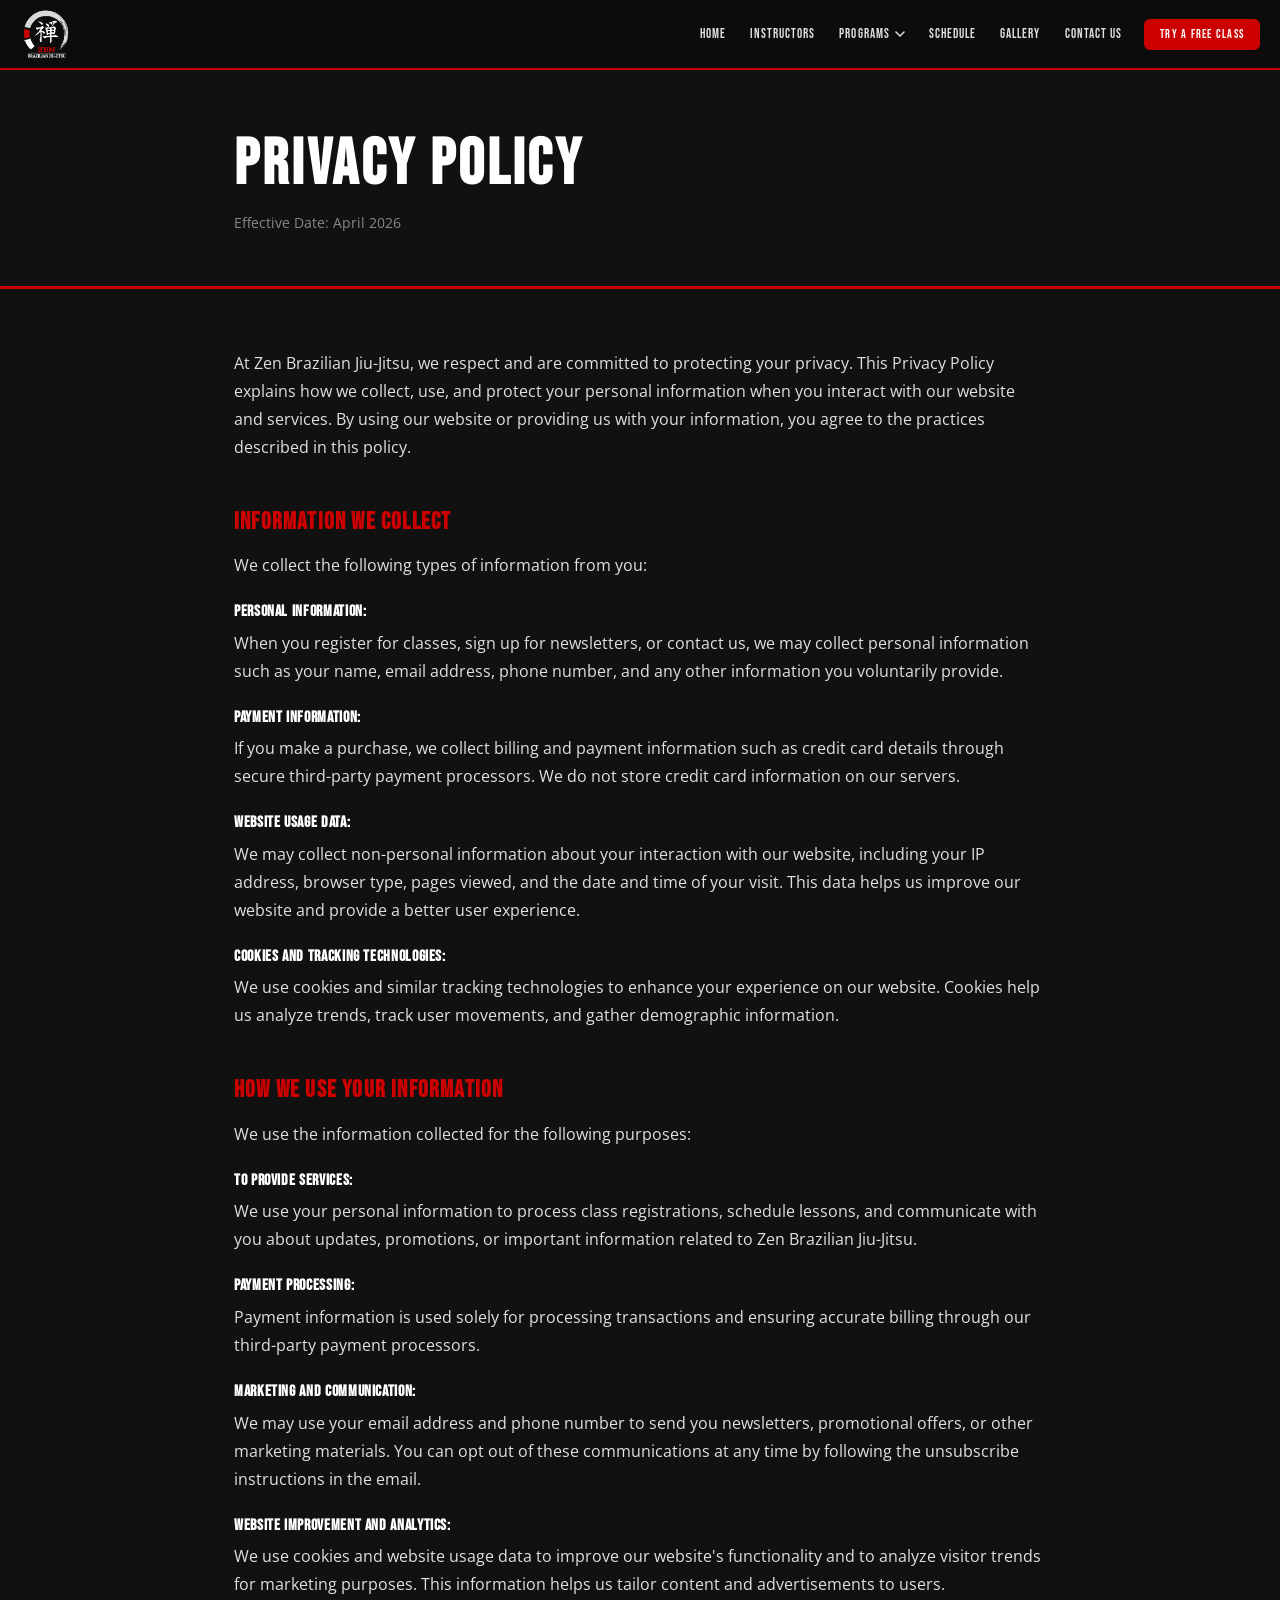
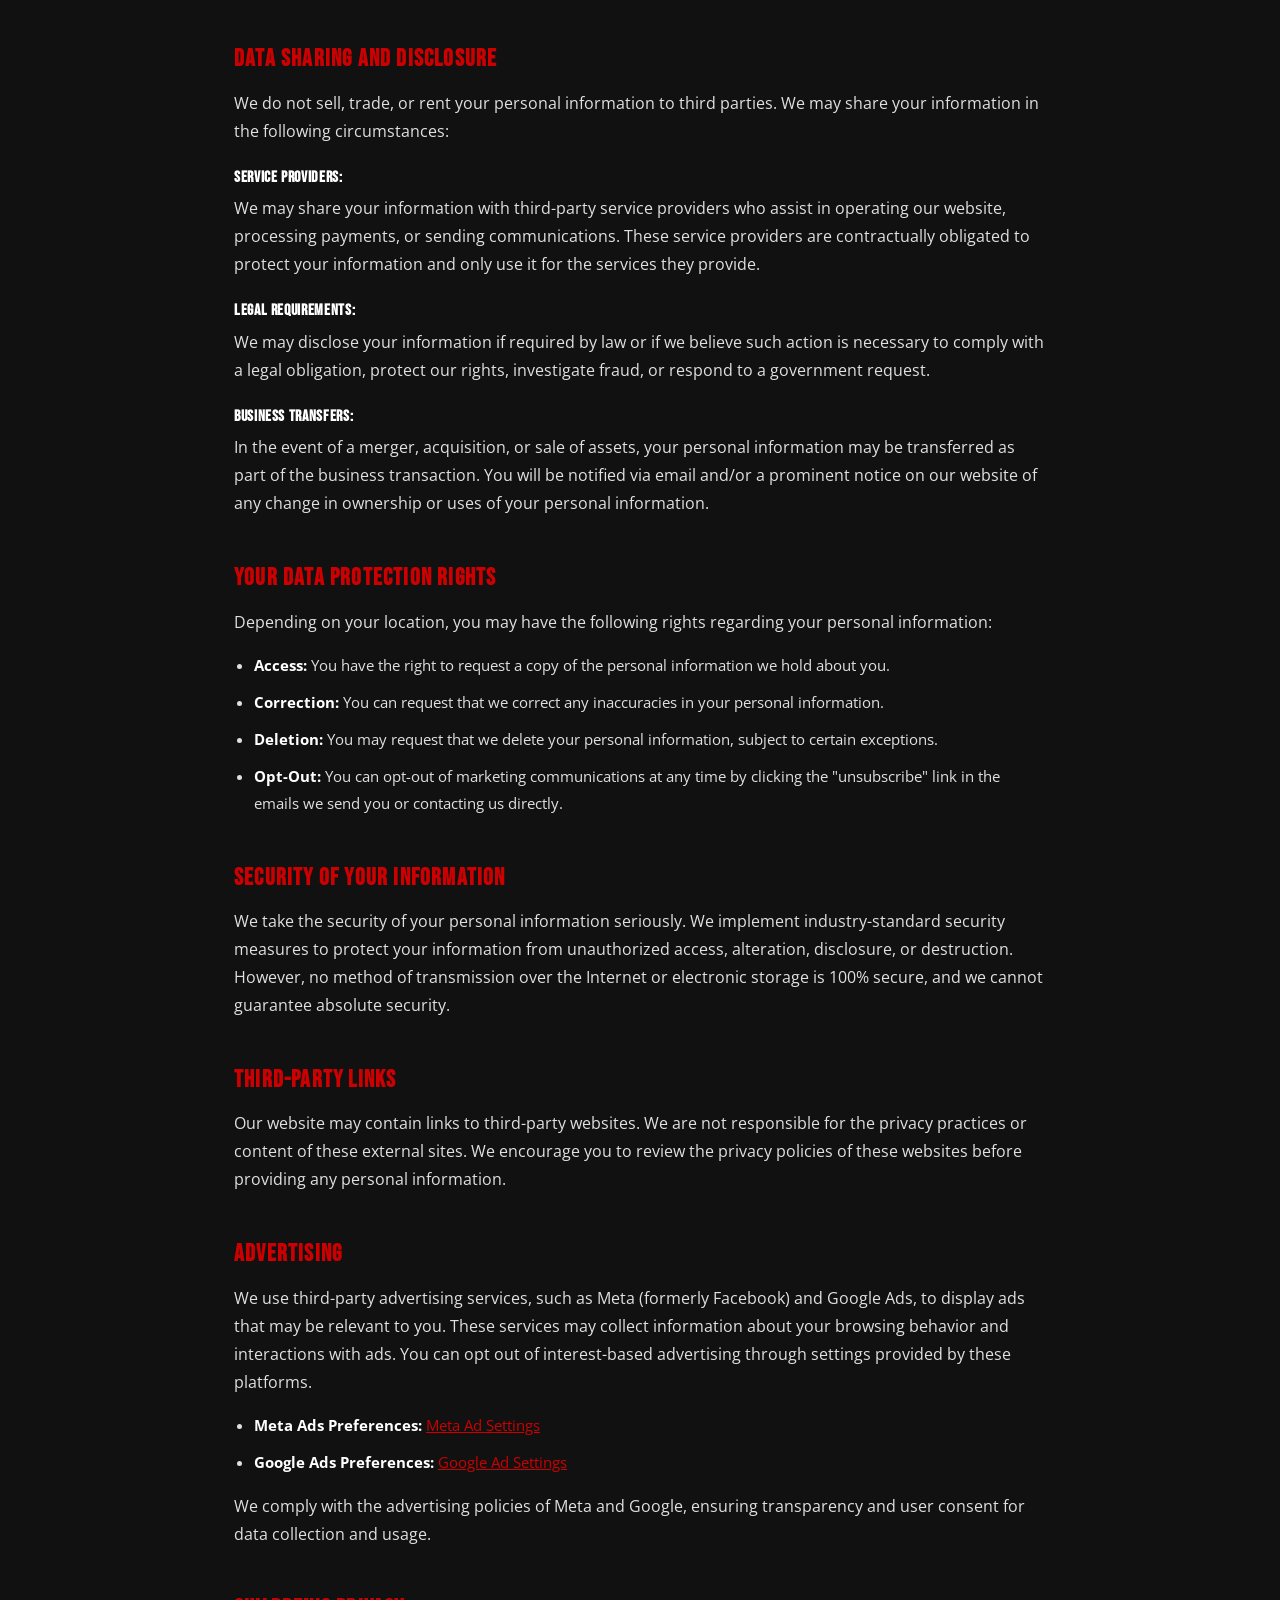
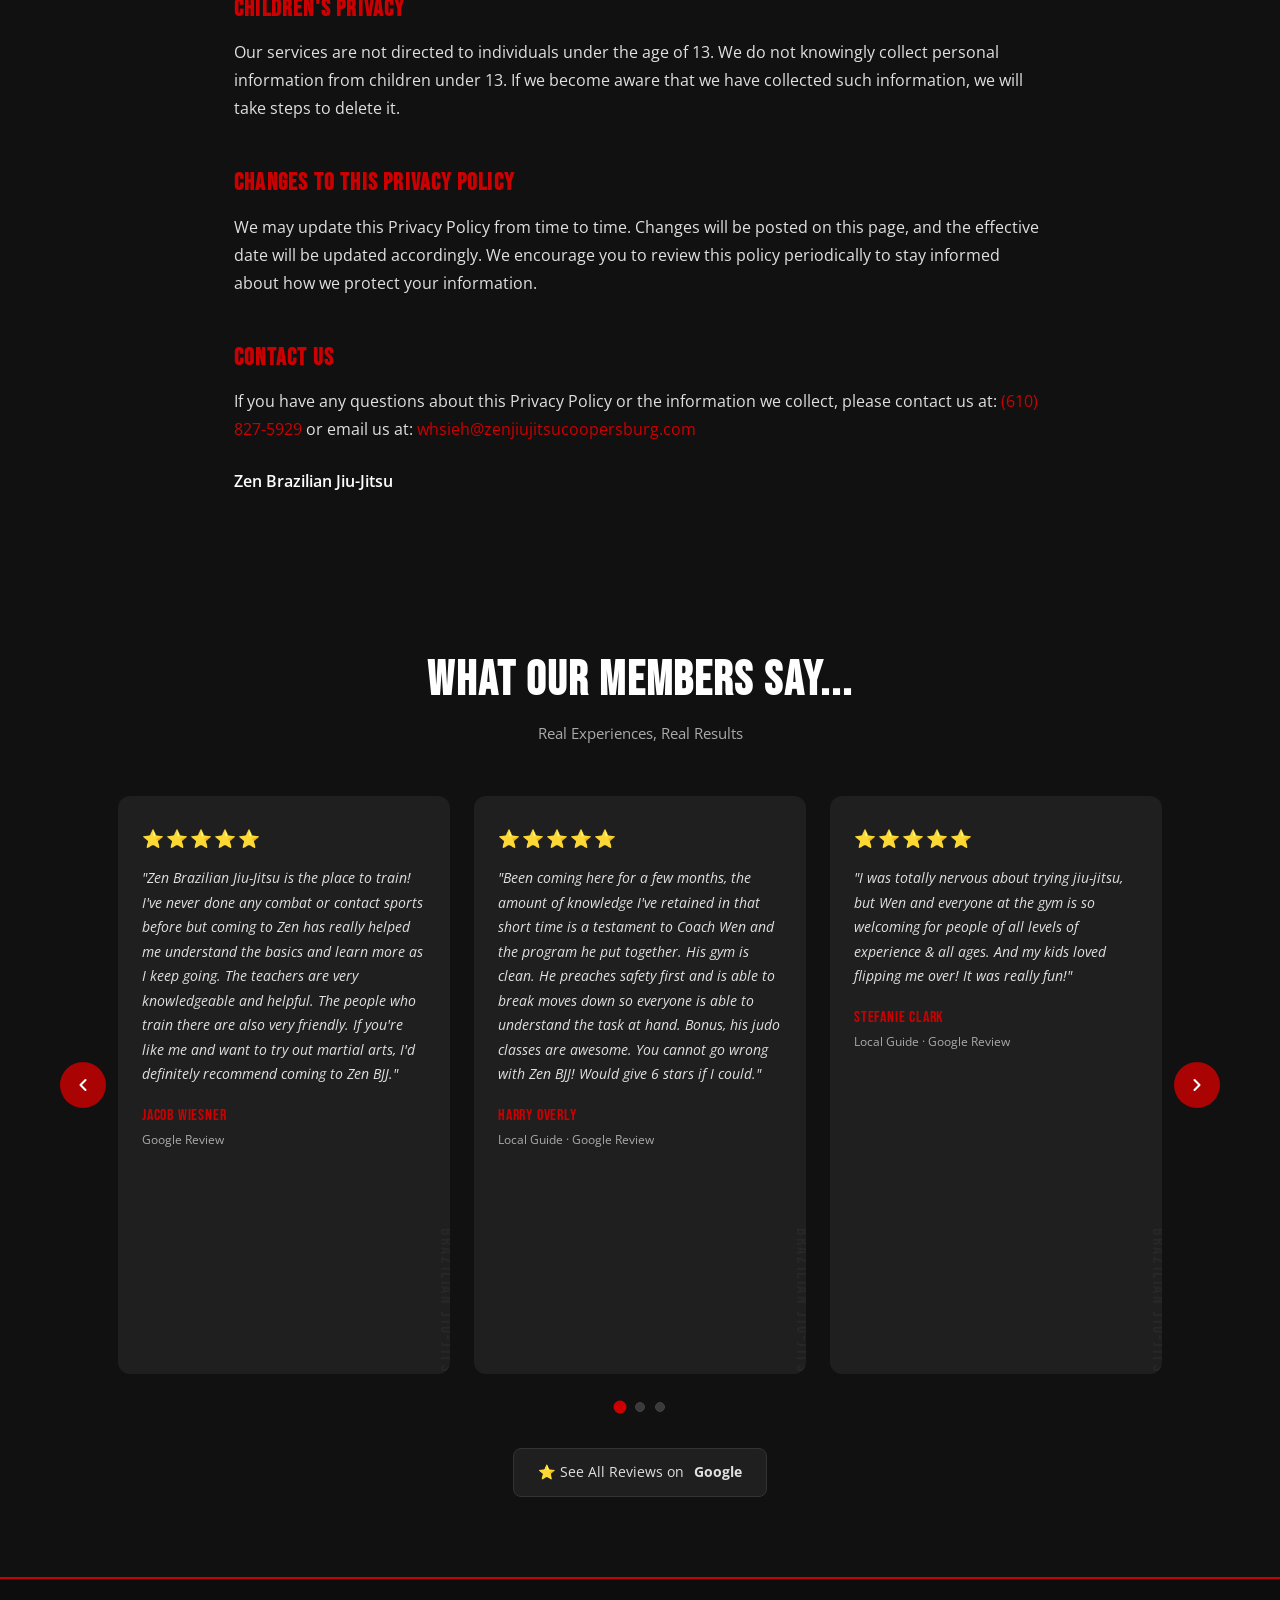
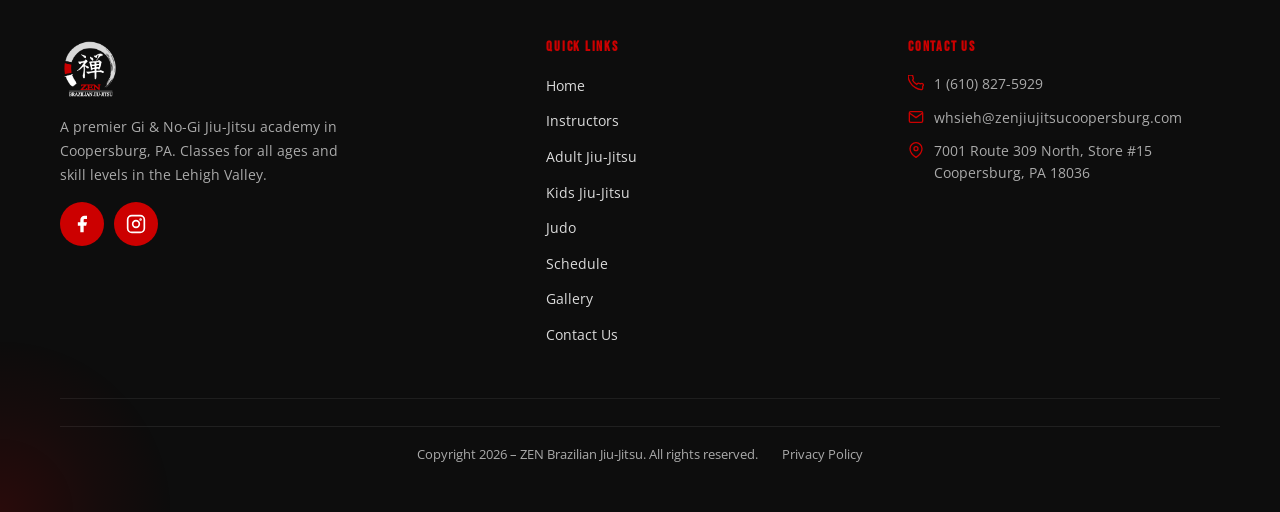
<file: privacy-policy.html>
<!DOCTYPE html>
<html lang="en">
<head>
  <meta charset="UTF-8">
  <meta name="viewport" content="width=device-width, initial-scale=1.0">
  <title>Privacy Policy | ZEN Brazilian Jiu-Jitsu Coopersburg PA</title>
  <meta name="description" content="Read the Privacy Policy for ZEN Brazilian Jiu-Jitsu in Coopersburg, PA. Learn how we collect, use, and protect your personal information.">
  <link rel="canonical" href="https://www.zenjiujitsucoopersburg.com/privacy-policy.html">
  <meta property="og:title" content="Privacy Policy | ZEN Brazilian Jiu-Jitsu Coopersburg PA">
  <meta property="og:description" content="Read the Privacy Policy for ZEN Brazilian Jiu-Jitsu in Coopersburg, PA. Learn how we collect, use, and protect your personal information.">
  <meta property="og:type" content="website">
  <meta property="og:url" content="https://www.zenjiujitsucoopersburg.com/privacy-policy.html">
  <meta property="og:image" content="https://www.zenjiujitsucoopersburg.com/images/og-home.jpg">
  <meta property="og:site_name" content="ZEN Brazilian Jiu-Jitsu">
  <link rel="preconnect" href="https://fonts.googleapis.com">
  <link rel="preconnect" href="https://fonts.gstatic.com" crossorigin>
  <link href="https://fonts.googleapis.com/css2?family=Bebas+Neue&family=Open+Sans:wght@300;400;600;700&display=swap" rel="stylesheet">
  <link rel="stylesheet" href="css/styles.css">
  <link rel="stylesheet" href="https://unpkg.com/aos@2.3.4/dist/aos.css">
</head>
<body>

<!-- NAV -->
<nav id="navbar" aria-label="Main navigation">
  <div class="nav-inner">
    <a href="index.html" class="nav-logo" aria-label="ZEN Brazilian Jiu-Jitsu Home">
      <div class="nav-logo-wrap">
        <img src="Logos/Zen%20Logo%20White.webp" alt="ZEN Brazilian Jiu-Jitsu" class="nav-logo-img">
      </div>
    </a>
    <div class="nav-links" role="navigation">
      <a href="index.html">Home</a>
      <a href="instructors.html">Instructors</a>
      <div class="nav-dropdown">
        <button class="nav-dropdown-toggle" aria-expanded="false" aria-haspopup="true">PROGRAMS <svg class="nav-chevron" viewBox="0 0 10 7" fill="none" aria-hidden="true"><path d="M1 1l4 4 4-4" stroke="currentColor" stroke-width="1.5" stroke-linecap="round" stroke-linejoin="round"/></svg></button>
        <div class="nav-dropdown-menu" role="menu">
          <a href="adult-bjj.html" role="menuitem">Adult Jiu-Jitsu</a>
          <a href="kids-bjj.html" role="menuitem">Kids Jiu-Jitsu</a>
          <a href="judo.html" role="menuitem">Judo</a>
        </div>
      </div>
      <a href="schedule.html">Schedule</a>
      <a href="gallery.html">Gallery</a>
      <a href="contact.html">Contact Us</a>
      <button class="btn nav-cta" data-modal aria-label="Try a free class">TRY A FREE CLASS</button>
    </div>
    <button class="hamburger" id="hamburger" aria-label="Toggle navigation menu" aria-expanded="false" aria-controls="navDrawer">
      <span></span><span></span><span></span>
    </button>
  </div>
</nav>
<div id="drawerOverlay" style="position:fixed;inset:0;background:rgba(0,0,0,0.6);z-index:998;display:none;"></div>
<nav class="nav-drawer" id="navDrawer" aria-label="Mobile navigation">
  <a href="index.html">Home</a>
  <a href="instructors.html">Instructors</a>
  <div class="drawer-programs">
    <button class="drawer-programs-toggle" aria-expanded="false">PROGRAMS <svg class="drawer-chevron" viewBox="0 0 10 7" fill="none" aria-hidden="true"><path d="M1 1l4 4 4-4" stroke="currentColor" stroke-width="1.5" stroke-linecap="round" stroke-linejoin="round"/></svg></button>
    <div class="drawer-programs-sub" hidden>
      <a href="adult-bjj.html">Adult Jiu-Jitsu</a>
      <a href="kids-bjj.html">Kids Jiu-Jitsu</a>
      <a href="judo.html">Judo</a>
    </div>
  </div>
  <a href="schedule.html">Schedule</a>
  <a href="gallery.html">Gallery</a>
  <a href="contact.html">Contact Us</a>
  <a class="drawer-cta" href="#" data-modal>TRY A FREE CLASS</a>
</nav>

<!-- MODAL -->
<div class="modal-overlay" id="modalOverlay" role="dialog" aria-modal="true" aria-labelledby="modalTitle" aria-hidden="true">
  <div class="modal-card">
    <button class="modal-close" id="modalClose" aria-label="Close modal">×</button>
    <div class="modal-logo">
      <div style="width:64px;height:64px;margin:0 auto 10px;">
        <svg viewBox="0 0 64 64" fill="none" xmlns="http://www.w3.org/2000/svg">
          <circle cx="32" cy="32" r="30" stroke="#CC0000" stroke-width="2" fill="none"/>
          <text x="32" y="44" text-anchor="middle" font-family="serif" font-size="32" fill="white">禅</text>
          <rect x="12" y="54" width="40" height="4" fill="#CC0000" rx="2"/>
        </svg>
      </div>
      <h3 id="modalTitle">CLAIM YOUR FREE CLASS</h3>
      <p>No experience needed. All ages &amp; levels welcome.</p>
    </div>
    <form class="modal-form" id="modalForm" novalidate>
      <div class="form-row">
        <div class="form-group">
          <label>First Name <span class="required-star">*</span></label>
          <input type="text" id="modalFirst" name="first_name" required placeholder="First Name" autocomplete="given-name">
        </div>
        <div class="form-group">
          <label>Last Name <span class="required-star">*</span></label>
          <input type="text" id="modalLast" name="last_name" required placeholder="Last Name" autocomplete="family-name">
        </div>
      </div>
      <div class="form-group">
        <label>Phone <span class="required-star">*</span></label>
        <input type="tel" id="modalPhone" name="phone" required placeholder="Phone" autocomplete="tel">
      </div>
      <div class="form-group">
        <label>Email <span class="required-star">*</span></label>
        <input type="email" id="modalEmail" name="email" required placeholder="Email" autocomplete="email">
      </div>
      <div class="form-group">
        <label for="modalProgram">What Program Are You Interested In? <span class="required-star">*</span></label>
        <select id="modalProgram" name="program" required>
          <option value="" disabled selected>Select a Program</option>
          <option value="adult-bjj">Adult BJJ Program (Age 18 and above)</option>
          <option value="kids-bjj">Kids BJJ Program (Age 5 and above)</option>
          <option value="judo">Judo BJJ Program (All Levels)</option>
        </select>
      </div>
      <button type="submit" class="btn btn-red btn-pulse">Try A Free Class Now</button>
      <div class="consent-item">
        <input type="checkbox" id="sms-consent" name="sms_consent" value="yes">
        <label for="sms-consent">I Consent to Receive SMS Notifications and Alerts from W&amp;J BJJ Academy LLC. Frequency varies. Message &amp; data rates may apply. Text HELP to 610-827-5929 for assistance. You can reply STOP to unsubscribe.</label>
      </div>
      <div class="consent-item">
        <input type="checkbox" id="marketing-consent" name="marketing_consent" value="yes">
        <label for="marketing-consent">I agree to receive Marketing and Promotional messages from W&amp;J BJJ Academy LLC at the phone number provided above. This agreement isn't a condition of any purchase. Msg &amp; data rates may apply, message frequencies vary. Text HELP to 610-827-5929 for assistance, reply STOP or OUT to opt out or to unsubscribe at any time.</label>
      </div>
      <p class="popup-privacy-link">
        By submitting this form, you agree to our <a href="privacy-policy.html" target="_blank">Privacy Policy</a>.
      </p>
    </form>
  </div>
</div>

<!-- HERO BANNER -->
<section style="background:#111111;padding:calc(var(--nav-height) + 60px) 0 50px;border-bottom:3px solid #CC0000;" aria-label="Privacy Policy header">
  <div class="container" style="max-width:860px;margin:0 auto;padding:0 24px;">
    <h1 style="font-family:var(--font-head);font-size:clamp(2.5rem,6vw,4rem);color:#ffffff;letter-spacing:0.05em;margin-bottom:10px;">PRIVACY POLICY</h1>
    <p style="color:#888888;font-size:0.9rem;font-family:var(--font-body);">Effective Date: April 2026</p>
  </div>
</section>

<!-- CONTENT -->
<main style="background:#111111;padding:60px 0 80px;" aria-label="Privacy Policy content">
  <div style="max-width:860px;margin:0 auto;padding:0 24px;color:#e0e0e0;font-family:var(--font-body);font-size:15px;line-height:1.8;">

    <p>At Zen Brazilian Jiu-Jitsu, we respect and are committed to protecting your privacy. This Privacy Policy explains how we collect, use, and protect your personal information when you interact with our website and services. By using our website or providing us with your information, you agree to the practices described in this policy.</p>

    <!-- Information We Collect -->
    <h2 style="font-family:var(--font-head);font-size:1.5rem;color:#CC0000;letter-spacing:0.05em;margin:48px 0 16px;">INFORMATION WE COLLECT</h2>
    <p>We collect the following types of information from you:</p>

    <h3 style="color:#ffffff;font-size:1rem;font-weight:700;margin:24px 0 8px;">Personal Information:</h3>
    <p>When you register for classes, sign up for newsletters, or contact us, we may collect personal information such as your name, email address, phone number, and any other information you voluntarily provide.</p>

    <h3 style="color:#ffffff;font-size:1rem;font-weight:700;margin:24px 0 8px;">Payment Information:</h3>
    <p>If you make a purchase, we collect billing and payment information such as credit card details through secure third-party payment processors. We do not store credit card information on our servers.</p>

    <h3 style="color:#ffffff;font-size:1rem;font-weight:700;margin:24px 0 8px;">Website Usage Data:</h3>
    <p>We may collect non-personal information about your interaction with our website, including your IP address, browser type, pages viewed, and the date and time of your visit. This data helps us improve our website and provide a better user experience.</p>

    <h3 style="color:#ffffff;font-size:1rem;font-weight:700;margin:24px 0 8px;">Cookies and Tracking Technologies:</h3>
    <p>We use cookies and similar tracking technologies to enhance your experience on our website. Cookies help us analyze trends, track user movements, and gather demographic information.</p>

    <!-- How We Use Your Information -->
    <h2 style="font-family:var(--font-head);font-size:1.5rem;color:#CC0000;letter-spacing:0.05em;margin:48px 0 16px;">HOW WE USE YOUR INFORMATION</h2>
    <p>We use the information collected for the following purposes:</p>

    <h3 style="color:#ffffff;font-size:1rem;font-weight:700;margin:24px 0 8px;">To Provide Services:</h3>
    <p>We use your personal information to process class registrations, schedule lessons, and communicate with you about updates, promotions, or important information related to Zen Brazilian Jiu-Jitsu.</p>

    <h3 style="color:#ffffff;font-size:1rem;font-weight:700;margin:24px 0 8px;">Payment Processing:</h3>
    <p>Payment information is used solely for processing transactions and ensuring accurate billing through our third-party payment processors.</p>

    <h3 style="color:#ffffff;font-size:1rem;font-weight:700;margin:24px 0 8px;">Marketing and Communication:</h3>
    <p>We may use your email address and phone number to send you newsletters, promotional offers, or other marketing materials. You can opt out of these communications at any time by following the unsubscribe instructions in the email.</p>

    <h3 style="color:#ffffff;font-size:1rem;font-weight:700;margin:24px 0 8px;">Website Improvement and Analytics:</h3>
    <p>We use cookies and website usage data to improve our website's functionality and to analyze visitor trends for marketing purposes. This information helps us tailor content and advertisements to users.</p>

    <!-- Data Sharing and Disclosure -->
    <h2 style="font-family:var(--font-head);font-size:1.5rem;color:#CC0000;letter-spacing:0.05em;margin:48px 0 16px;">DATA SHARING AND DISCLOSURE</h2>
    <p>We do not sell, trade, or rent your personal information to third parties. We may share your information in the following circumstances:</p>

    <h3 style="color:#ffffff;font-size:1rem;font-weight:700;margin:24px 0 8px;">Service Providers:</h3>
    <p>We may share your information with third-party service providers who assist in operating our website, processing payments, or sending communications. These service providers are contractually obligated to protect your information and only use it for the services they provide.</p>

    <h3 style="color:#ffffff;font-size:1rem;font-weight:700;margin:24px 0 8px;">Legal Requirements:</h3>
    <p>We may disclose your information if required by law or if we believe such action is necessary to comply with a legal obligation, protect our rights, investigate fraud, or respond to a government request.</p>

    <h3 style="color:#ffffff;font-size:1rem;font-weight:700;margin:24px 0 8px;">Business Transfers:</h3>
    <p>In the event of a merger, acquisition, or sale of assets, your personal information may be transferred as part of the business transaction. You will be notified via email and/or a prominent notice on our website of any change in ownership or uses of your personal information.</p>

    <!-- Your Data Protection Rights -->
    <h2 style="font-family:var(--font-head);font-size:1.5rem;color:#CC0000;letter-spacing:0.05em;margin:48px 0 16px;">YOUR DATA PROTECTION RIGHTS</h2>
    <p>Depending on your location, you may have the following rights regarding your personal information:</p>
    <ul style="margin:16px 0 0 20px;padding:0;list-style:disc;">
      <li style="margin-bottom:10px;"><strong style="color:#ffffff;">Access:</strong> You have the right to request a copy of the personal information we hold about you.</li>
      <li style="margin-bottom:10px;"><strong style="color:#ffffff;">Correction:</strong> You can request that we correct any inaccuracies in your personal information.</li>
      <li style="margin-bottom:10px;"><strong style="color:#ffffff;">Deletion:</strong> You may request that we delete your personal information, subject to certain exceptions.</li>
      <li style="margin-bottom:10px;"><strong style="color:#ffffff;">Opt-Out:</strong> You can opt-out of marketing communications at any time by clicking the "unsubscribe" link in the emails we send you or contacting us directly.</li>
    </ul>

    <!-- Security -->
    <h2 style="font-family:var(--font-head);font-size:1.5rem;color:#CC0000;letter-spacing:0.05em;margin:48px 0 16px;">SECURITY OF YOUR INFORMATION</h2>
    <p>We take the security of your personal information seriously. We implement industry-standard security measures to protect your information from unauthorized access, alteration, disclosure, or destruction. However, no method of transmission over the Internet or electronic storage is 100% secure, and we cannot guarantee absolute security.</p>

    <!-- Third-Party Links -->
    <h2 style="font-family:var(--font-head);font-size:1.5rem;color:#CC0000;letter-spacing:0.05em;margin:48px 0 16px;">THIRD-PARTY LINKS</h2>
    <p>Our website may contain links to third-party websites. We are not responsible for the privacy practices or content of these external sites. We encourage you to review the privacy policies of these websites before providing any personal information.</p>

    <!-- Advertising -->
    <h2 style="font-family:var(--font-head);font-size:1.5rem;color:#CC0000;letter-spacing:0.05em;margin:48px 0 16px;">ADVERTISING</h2>
    <p>We use third-party advertising services, such as Meta (formerly Facebook) and Google Ads, to display ads that may be relevant to you. These services may collect information about your browsing behavior and interactions with ads. You can opt out of interest-based advertising through settings provided by these platforms.</p>
    <ul style="margin:16px 0 16px 20px;padding:0;list-style:disc;">
      <li style="margin-bottom:10px;"><strong style="color:#ffffff;">Meta Ads Preferences:</strong> <a href="https://www.facebook.com/ads/preferences/" target="_blank" rel="noopener noreferrer" style="color:#CC0000;text-decoration:underline;">Meta Ad Settings</a></li>
      <li style="margin-bottom:10px;"><strong style="color:#ffffff;">Google Ads Preferences:</strong> <a href="https://adssettings.google.com/" target="_blank" rel="noopener noreferrer" style="color:#CC0000;text-decoration:underline;">Google Ad Settings</a></li>
    </ul>
    <p>We comply with the advertising policies of Meta and Google, ensuring transparency and user consent for data collection and usage.</p>

    <!-- Children's Privacy -->
    <h2 style="font-family:var(--font-head);font-size:1.5rem;color:#CC0000;letter-spacing:0.05em;margin:48px 0 16px;">CHILDREN'S PRIVACY</h2>
    <p>Our services are not directed to individuals under the age of 13. We do not knowingly collect personal information from children under 13. If we become aware that we have collected such information, we will take steps to delete it.</p>

    <!-- Changes to This Policy -->
    <h2 style="font-family:var(--font-head);font-size:1.5rem;color:#CC0000;letter-spacing:0.05em;margin:48px 0 16px;">CHANGES TO THIS PRIVACY POLICY</h2>
    <p>We may update this Privacy Policy from time to time. Changes will be posted on this page, and the effective date will be updated accordingly. We encourage you to review this policy periodically to stay informed about how we protect your information.</p>

    <!-- Contact Us -->
    <h2 style="font-family:var(--font-head);font-size:1.5rem;color:#CC0000;letter-spacing:0.05em;margin:48px 0 16px;">CONTACT US</h2>
    <p>If you have any questions about this Privacy Policy or the information we collect, please contact us at: <a href="tel:+16108275929" style="color:#CC0000;text-decoration:none;">(610) 827-5929</a> or email us at: <a href="mailto:whsieh@zenjiujitsucoopersburg.com" style="color:#CC0000;text-decoration:none;">whsieh@zenjiujitsucoopersburg.com</a></p>
    <p style="margin-top:24px;font-weight:600;color:#ffffff;">Zen Brazilian Jiu-Jitsu</p>

  </div>
</main>

<!-- REVIEWS -->
<section class="testimonials-section" aria-labelledby="reviews-heading">
  <div class="container">
    <h2 id="reviews-heading" class="text-center" data-aos="fade-up">What Our Members Say...</h2>
    <p class="section-sub" data-aos="fade-up" data-aos-delay="100">Real Experiences, Real Results</p>

    <div class="reviews-carousel-wrapper" id="reviewsCarouselWrapper" data-aos="fade-up" data-aos-delay="200">
      <button class="carousel-btn carousel-prev" id="carouselPrev" aria-label="Previous reviews">
        <svg viewBox="0 0 24 24" fill="none" stroke="currentColor" stroke-width="2.5" stroke-linecap="round" stroke-linejoin="round" aria-hidden="true"><polyline points="15 18 9 12 15 6"/></svg>
      </button>

      <div class="reviews-carousel" id="reviewsCarousel">
        <div class="reviews-track" id="reviewsTrack">

          <article class="review-card">
            <div class="stars" aria-label="5 out of 5 stars">⭐⭐⭐⭐⭐</div>
            <p class="review-text">"Zen Brazilian Jiu-Jitsu is the place to train! I've never done any combat or contact sports before but coming to Zen has really helped me understand the basics and learn more as I keep going. The teachers are very knowledgeable and helpful. The people who train there are also very friendly. If you're like me and want to try out martial arts, I'd definitely recommend coming to Zen BJJ."</p>
            <div class="reviewer-name">Jacob Wiesner</div>
            <div class="reviewer-label">Google Review</div>
            <div class="watermark" aria-hidden="true">BRAZILIAN JIU-JITSU</div>
          </article>

          <article class="review-card">
            <div class="stars" aria-label="5 out of 5 stars">⭐⭐⭐⭐⭐</div>
            <p class="review-text">"Been coming here for a few months, the amount of knowledge I've retained in that short time is a testament to Coach Wen and the program he put together. His gym is clean. He preaches safety first and is able to break moves down so everyone is able to understand the task at hand. Bonus, his judo classes are awesome. You cannot go wrong with Zen BJJ! Would give 6 stars if I could."</p>
            <div class="reviewer-name">Harry Overly</div>
            <div class="reviewer-label">Local Guide · Google Review</div>
            <div class="watermark" aria-hidden="true">BRAZILIAN JIU-JITSU</div>
          </article>

          <article class="review-card">
            <div class="stars" aria-label="5 out of 5 stars">⭐⭐⭐⭐⭐</div>
            <p class="review-text">"I was totally nervous about trying jiu-jitsu, but Wen and everyone at the gym is so welcoming for people of all levels of experience &amp; all ages. And my kids loved flipping me over! It was really fun!"</p>
            <div class="reviewer-name">Stefanie Clark</div>
            <div class="reviewer-label">Local Guide · Google Review</div>
            <div class="watermark" aria-hidden="true">BRAZILIAN JIU-JITSU</div>
          </article>

          <article class="review-card">
            <div class="stars" aria-label="5 out of 5 stars">⭐⭐⭐⭐⭐</div>
            <p class="review-text">"Zen Brazilian Jiu-Jitsu is a fantastic place to train! Wen and his team of instructors are detail-oriented, goal-driven, and truly dedicated to their students' progress. With a flexible class schedule, friendly training partners, and a positive atmosphere, I highly recommend stopping in for a trial class!"</p>
            <div class="reviewer-name">Will C</div>
            <div class="reviewer-label">Google Review</div>
            <div class="watermark" aria-hidden="true">BRAZILIAN JIU-JITSU</div>
          </article>

          <article class="review-card">
            <div class="stars" aria-label="5 out of 5 stars">⭐⭐⭐⭐⭐</div>
            <p class="review-text">"We are so grateful for this community. We started my daughter there when they first opened up back in November of 2024 and I can't believe the progress she has made from then until now. It's incredible to watch her and the rest of the kids that consistently show up. She would go every day if she could. Coach Wen and the staff are phenomenal. I highly recommend this gym to any family!"</p>
            <div class="reviewer-name">Katie Morris</div>
            <div class="reviewer-label">Google Review</div>
            <div class="watermark" aria-hidden="true">BRAZILIAN JIU-JITSU</div>
          </article>

          <article class="review-card">
            <div class="stars" aria-label="5 out of 5 stars">⭐⭐⭐⭐⭐</div>
            <p class="review-text">"Phenomenal gym. Several very experienced instructors who are both personable and diligent. Great facility, environment, and an abundance of experience in grappling. I highly recommend Zen to anyone just starting out or simply looking for a new place to train. See you on the mats!"</p>
            <div class="reviewer-name">Damien Sanchez</div>
            <div class="reviewer-label">Google Review</div>
            <div class="watermark" aria-hidden="true">BRAZILIAN JIU-JITSU</div>
          </article>

          <article class="review-card">
            <div class="stars" aria-label="5 out of 5 stars">⭐⭐⭐⭐⭐</div>
            <p class="review-text">"I've been to several BJJ gyms over the years, and as far as I can tell, Zen is a fantastic place to train. The people were super welcoming from day one (and there's a good number of women who frequently train there yay!) and the mats are nice and clean. They've got a variety of instructors who will teach old school moves, more modern techniques, wrestling, and even Judo to make for a well-rounded grappling experience. The schedule is flexible with mid-day classes and afternoon classes all week, so you're really getting your money's worth with an all-inclusive membership if you hit as many classes as possible. It's a relatively small gym, but they've got great competition at all levels."</p>
            <div class="reviewer-name">Izzy Hoang</div>
            <div class="reviewer-label">Google Review</div>
            <div class="watermark" aria-hidden="true">BRAZILIAN JIU-JITSU</div>
          </article>

          <article class="review-card">
            <div class="stars" aria-label="5 out of 5 stars">⭐⭐⭐⭐⭐</div>
            <p class="review-text">"Zen Brazilian Jiu Jitsu is everything you could want in a martial arts school and more. Wen, the owner, along with the other instructors are incredibly knowledgeable and patient, offering personalized guidance whether you're a complete beginner or a seasoned practitioner. The facility is clean, well-organized, and has a great energy. They balance technical instruction with a focus on mindset and personal growth. It's not just about learning to roll — it's about building confidence, discipline, and resilience. If you're looking for a place to train that feels like family and pushes you to be your best, Zen BJJ is it. Highly recommend giving it a try — you won't regret it!"</p>
            <div class="reviewer-name">Christopher Blowars</div>
            <div class="reviewer-label">ZEN BJJ Instructor</div>
            <div class="watermark" aria-hidden="true">BRAZILIAN JIU-JITSU</div>
          </article>

          <article class="review-card">
            <div class="stars" aria-label="5 out of 5 stars">⭐⭐⭐⭐⭐</div>
            <p class="review-text">"Zen Brazilian Jiu Jitsu is absolutely top-notch! From the moment you walk in, you're welcomed by an incredibly supportive and respectful community. The instructors are not only highly skilled but also excellent teachers — they break down techniques clearly and ensure everyone, from beginners to advanced practitioners, feels comfortable and challenged. The facility is always clean and well-maintained, creating the perfect environment for training. Whether you're looking to improve fitness, build confidence, or master the art of Jiu Jitsu, this is the place to be. Highly recommend Zen BJJ to anyone considering taking their first class or looking to take their game to the next level!"</p>
            <div class="reviewer-name">Barrington Corey Baker</div>
            <div class="reviewer-label">Local Guide · Google Review</div>
            <div class="watermark" aria-hidden="true">BRAZILIAN JIU-JITSU</div>
          </article>

        </div><!-- /reviews-track -->
      </div><!-- /reviews-carousel -->

      <button class="carousel-btn carousel-next" id="carouselNext" aria-label="Next reviews">
        <svg viewBox="0 0 24 24" fill="none" stroke="currentColor" stroke-width="2.5" stroke-linecap="round" stroke-linejoin="round" aria-hidden="true"><polyline points="9 18 15 12 9 6"/></svg>
      </button>
    </div><!-- /reviews-carousel-wrapper -->

    <div class="carousel-dots" id="carouselDots" role="tablist" aria-label="Review navigation"></div>

    <div style="text-align:center;margin-top:36px;">
      <a href="https://www.google.com/search?newwindow=ANbL-n6jtVjjmo40pLEKSWnHj_0fv2LIiQ:1776117030747&q=Zen+Brazilian+Jiu-Jitsu,+7001+PA-309,+Coopersburg,+PA+18036,+United+States&si=AL3DRZEsmMGCryMMFSHJ3StBhOdZ2-6yYkXd_doETEE1OR-qOXPxCbQCdAypytVNDpJ05wscndrPcM5QG6sQ3BqxLQsaULzF_dbfhcZn3fAzvhtK1FI_rAlTTEml113O00PALrPRSC0u4I9Mvt58v6vvNNKcwxQ9mQ%3D%3D&sa=X&ved=2ahUKEwjozcnF5-uTAxXKB9sEHUOBLYYQrrQLegQIMRAA&biw=1440&bih=812&dpr=2" target="_blank" rel="noopener noreferrer" style="display:inline-flex;align-items:center;gap:10px;background:#1f1f1f;border:1px solid #333;border-radius:8px;padding:12px 24px;color:#e0e0e0;font-size:0.88rem;transition:0.3s;" aria-label="See all Google reviews">
        ⭐ See All Reviews on <strong>Google</strong>
      </a>
    </div>
  </div>
</section>

<!-- FOOTER -->
<footer>
  <div class="container">
    <div class="footer-inner" data-aos="fade-up" data-aos-offset="40">
      <div class="footer-brand">
        <a href="index.html" class="footer-logo" aria-label="ZEN Brazilian Jiu-Jitsu Home">
          <img src="Logos/Zen%20Logo%20White.webp" alt="ZEN Brazilian Jiu-Jitsu" class="footer-logo-img">
        </a>
        <p>A premier Gi &amp; No-Gi Jiu-Jitsu academy in Coopersburg, PA. Classes for all ages and skill levels in the Lehigh Valley.</p>
        <div class="footer-social">
          <a href="https://www.facebook.com/ZenBJJCoopersburg" class="social-circle" target="_blank" rel="noopener noreferrer" aria-label="ZEN BJJ on Facebook">
            <svg viewBox="0 0 24 24" style="fill:white;width:20px;height:20px" aria-hidden="true"><path d="M18 2h-3a5 5 0 00-5 5v3H7v4h3v8h4v-8h3l1-4h-4V7a1 1 0 011-1h3z"/></svg>
          </a>
          <a href="https://www.instagram.com/zen_brazilian_jiujitsu/" class="social-circle" target="_blank" rel="noopener noreferrer" aria-label="ZEN BJJ on Instagram">
            <svg viewBox="0 0 24 24" style="fill:none;stroke:white;stroke-width:2;width:20px;height:20px" aria-hidden="true"><rect x="2" y="2" width="20" height="20" rx="5"/><circle cx="12" cy="12" r="4"/><circle cx="17.5" cy="6.5" r="0.5" fill="white"/></svg>
          </a>
        </div>
      </div>
      <div class="footer-col">
        <h4>Quick Links</h4>
        <ul>
          <li><a href="index.html">Home</a></li>
          <li><a href="instructors.html">Instructors</a></li>
          <li><a href="adult-bjj.html">Adult Jiu-Jitsu</a></li>
          <li><a href="kids-bjj.html">Kids Jiu-Jitsu</a></li>
          <li><a href="judo.html">Judo</a></li>
          <li><a href="schedule.html">Schedule</a></li>
          <li><a href="gallery.html">Gallery</a></li>
          <li><a href="contact.html">Contact Us</a></li>
          
        </ul>
      </div>
      <div class="footer-col">
        <h4>Contact Us</h4>
        <div class="contact-line">
          <svg viewBox="0 0 24 24" style="width:16px;height:16px;stroke:#CC0000;fill:none;stroke-width:2;flex-shrink:0;margin-top:2px" aria-hidden="true"><path d="M22 16.92v3a2 2 0 01-2.18 2 19.79 19.79 0 01-8.63-3.07A19.5 19.5 0 013.07 10.8 19.79 19.79 0 01.22 2.22a2 2 0 012-2.18h3a2 2 0 012 1.72 12.84 12.84 0 00.7 2.81 2 2 0 01-.45 2.11L6.91 7.91a16 16 0 006.18 6.18l1.24-1.24a2 2 0 012.11-.45 12.84 12.84 0 002.81.7A2 2 0 0122 16.92z"/></svg>
          <a href="tel:+16108275929">1 (610) 827-5929</a>
        </div>
        <div class="contact-line">
          <svg viewBox="0 0 24 24" style="width:16px;height:16px;stroke:#CC0000;fill:none;stroke-width:2;flex-shrink:0;margin-top:2px" aria-hidden="true"><path d="M4 4h16c1.1 0 2 .9 2 2v12c0 1.1-.9 2-2 2H4c-1.1 0-2-.9-2-2V6c0-1.1.9-2 2-2z"/><polyline points="22,6 12,13 2,6"/></svg>
          <a href="mailto:whsieh@zenjiujitsucoopersburg.com">whsieh@zenjiujitsucoopersburg.com</a>
        </div>
        <div class="contact-line">
          <svg viewBox="0 0 24 24" style="width:16px;height:16px;stroke:#CC0000;fill:none;stroke-width:2;flex-shrink:0;margin-top:2px" aria-hidden="true"><path d="M21 10c0 7-9 13-9 13s-9-6-9-13a9 9 0 0118 0z"/><circle cx="12" cy="10" r="3"/></svg>
          <address style="font-style:normal;">7001 Route 309 North, Store #15<br>Coopersburg, PA 18036</address>
        </div>
      </div>
    </div>
    <div class="footer-bottom-bar">
      <p>Copyright 2026 – ZEN Brazilian Jiu-Jitsu. All rights reserved.</p>
      <a href="privacy-policy.html">Privacy Policy</a>
    </div>
  </div>
</footer>

<!-- MOBILE BOTTOM BAR -->
<div class="mobile-bar" aria-label="Mobile quick actions">
  <a href="tel:+16108275929" class="call-btn" aria-label="Call ZEN BJJ at 610-827-5929">
    <svg viewBox="0 0 24 24" style="width:18px;height:18px;stroke:#CC0000;fill:none;stroke-width:2" aria-hidden="true"><path d="M22 16.92v3a2 2 0 01-2.18 2 19.79 19.79 0 01-8.63-3.07A19.5 19.5 0 013.07 10.8 19.79 19.79 0 01.22 2.22a2 2 0 012-2.18h3a2 2 0 012 1.72 12.84 12.84 0 00.7 2.81 2 2 0 01-.45 2.11L6.91 7.91a16 16 0 006.18 6.18l1.24-1.24a2 2 0 012.11-.45 12.84 12.84 0 002.81.7A2 2 0 0122 16.92z"/></svg>
    Call Us
  </a>
  <div class="free-btn" id="mobileFreeCta" role="button" tabindex="0" aria-label="Try a free class">TRY FREE CLASS</div>
</div>

<script src="js/main.js"></script>
<script src="js/cursor.js" defer></script>
<script src="https://unpkg.com/aos@2.3.4/dist/aos.js"></script>
<script>
  if (!window.matchMedia('(prefers-reduced-motion: reduce)').matches) {
    AOS.init({ duration: 700, once: true, offset: 60, easing: 'ease-out-cubic' });
  }
</script>
</body>
</html>
</file>
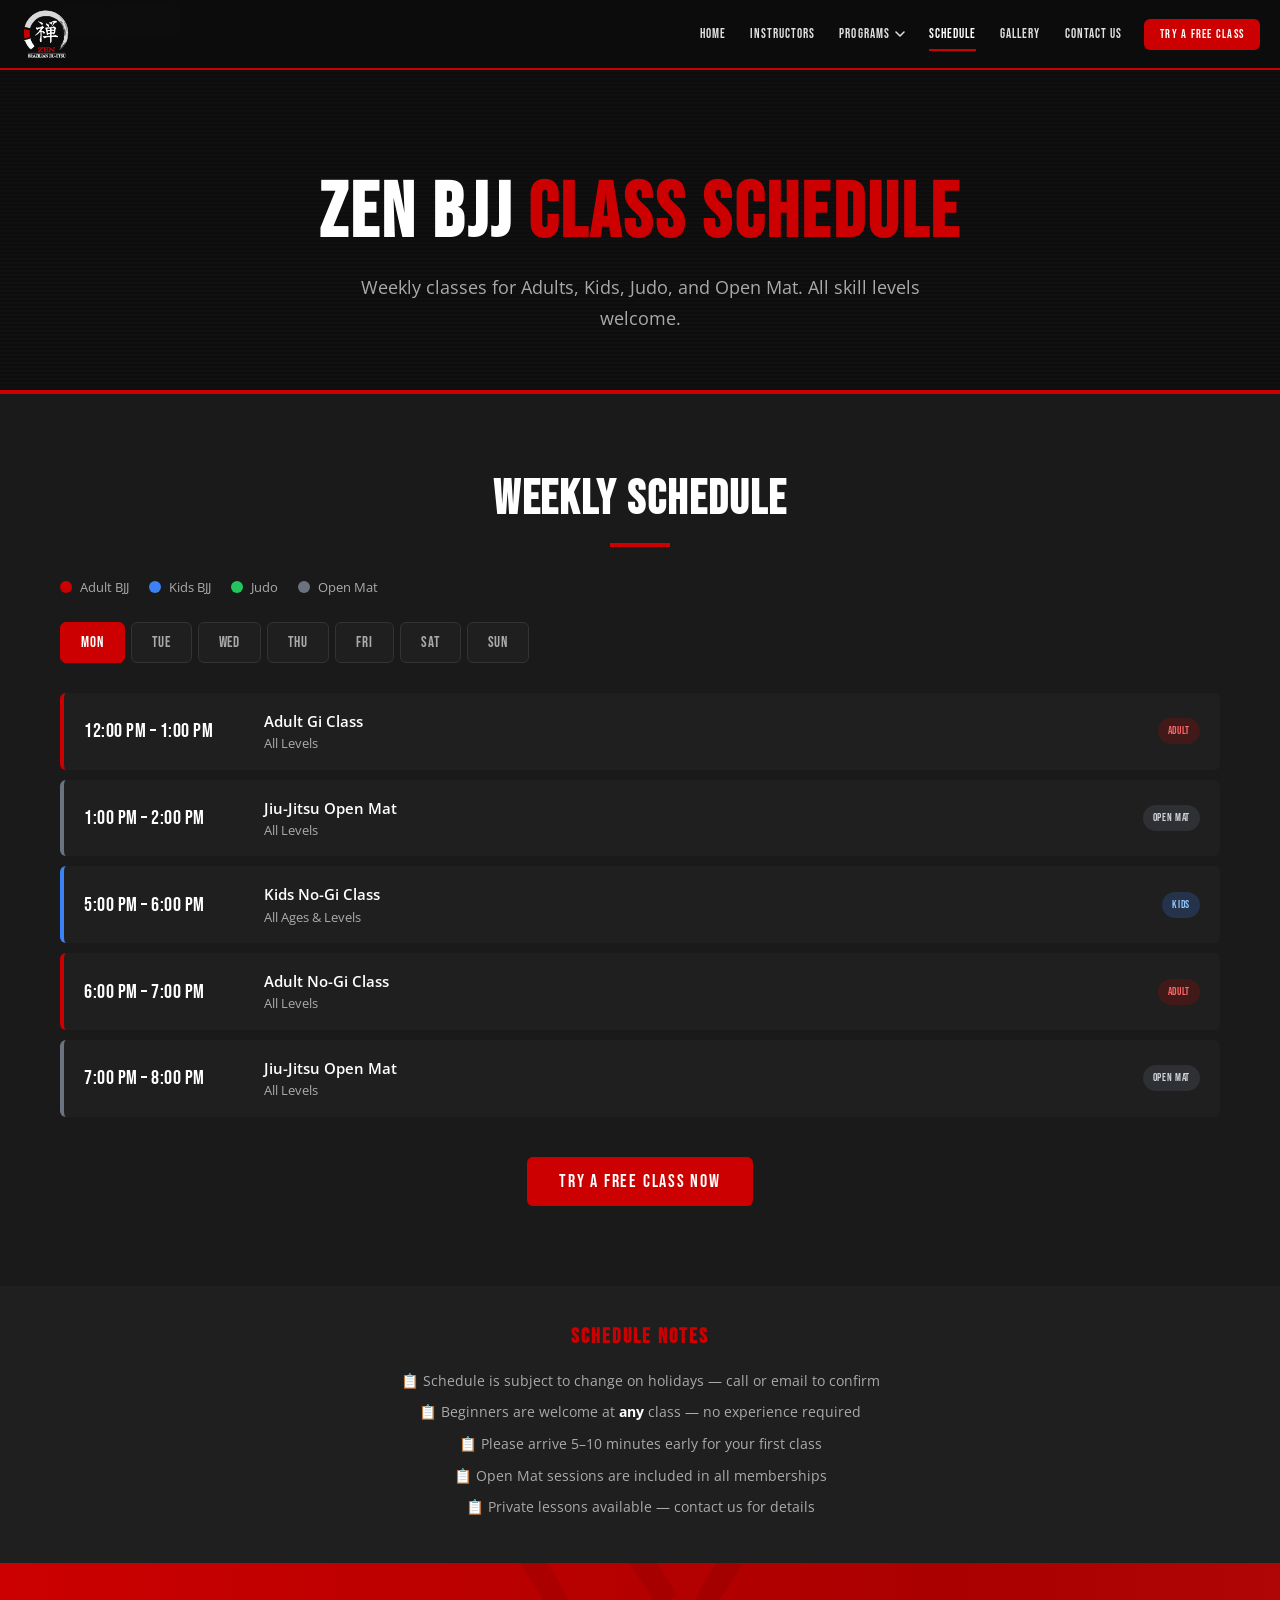
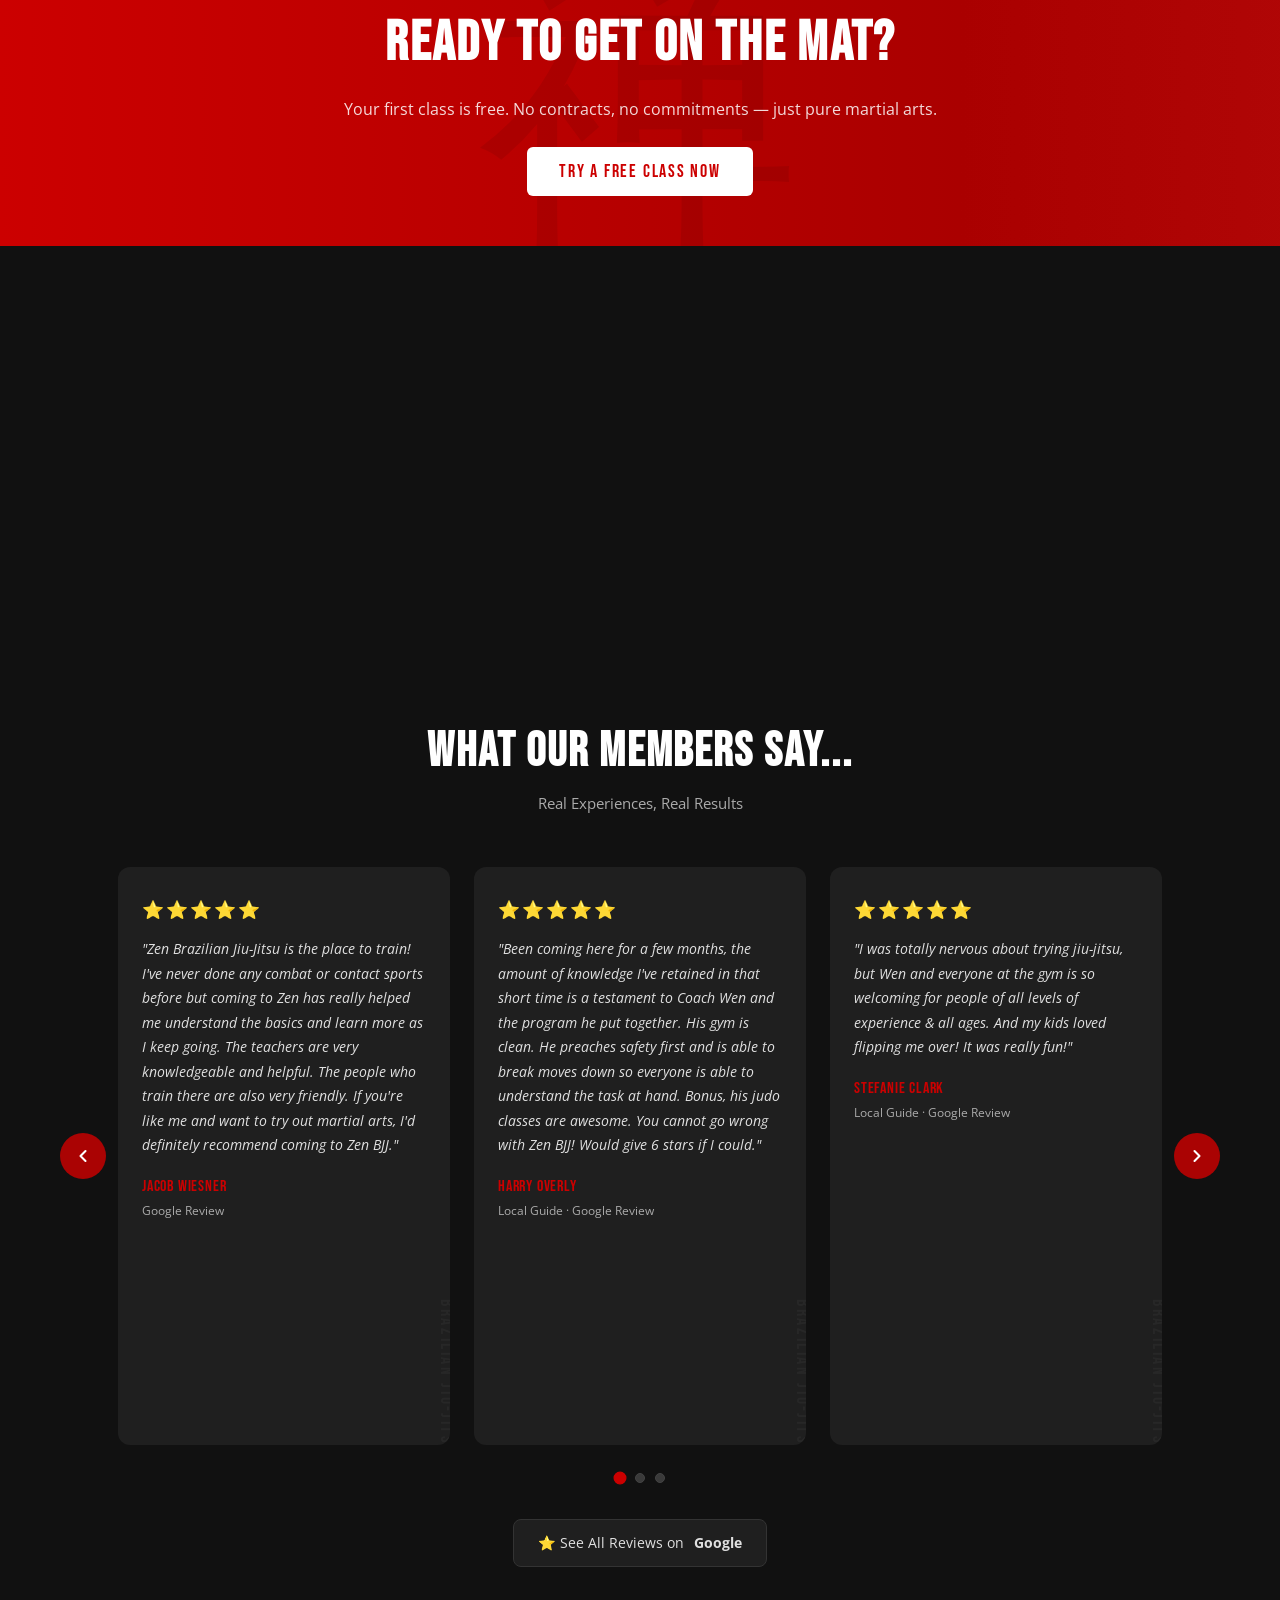
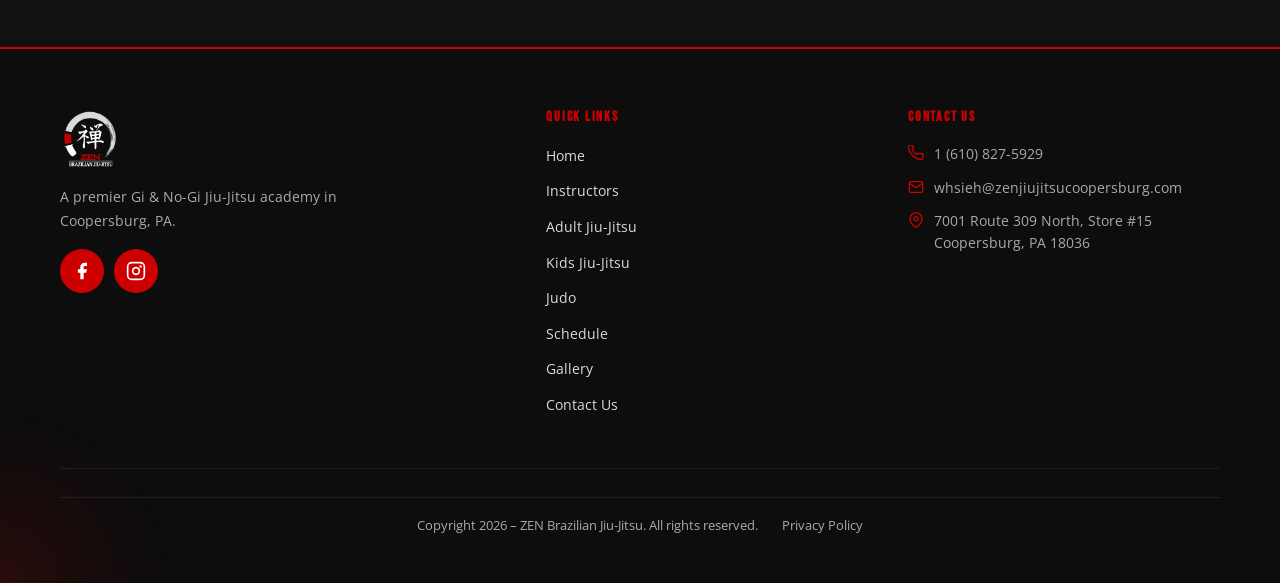
<file: schedule.html>
<!DOCTYPE html>
<html lang="en">
<head>
  <meta charset="UTF-8">
  <meta name="viewport" content="width=device-width, initial-scale=1.0">
  <title>Class Schedule | ZEN Brazilian Jiu-Jitsu Coopersburg PA</title>
  <meta name="description" content="View the full weekly class schedule at ZEN BJJ in Coopersburg, PA. Adult Gi, No-Gi, Kids Jiu-Jitsu, Judo, and Open Mat times listed.">
  <link rel="canonical" href="https://www.zenjiujitsucoopersburg.com/schedule.html">
  <meta property="og:title" content="Class Schedule | ZEN Brazilian Jiu-Jitsu Coopersburg PA">
  <meta property="og:description" content="View the full weekly class schedule at ZEN BJJ in Coopersburg, PA. Adult Gi, No-Gi, Kids Jiu-Jitsu, Judo, and Open Mat times listed.">
  <meta property="og:type" content="website">
  <meta property="og:url" content="https://www.zenjiujitsucoopersburg.com/schedule.html">
  <meta property="og:image" content="https://www.zenjiujitsucoopersburg.com/images/og-home.jpg">
  <meta property="og:site_name" content="ZEN Brazilian Jiu-Jitsu">
  <meta name="twitter:card" content="summary_large_image">
  <meta name="twitter:title" content="Class Schedule | ZEN Brazilian Jiu-Jitsu Coopersburg PA">
  <meta name="twitter:description" content="View the full weekly class schedule at ZEN BJJ in Coopersburg, PA. Adult Gi, No-Gi, Kids Jiu-Jitsu, Judo, and Open Mat times listed.">
  <link rel="preconnect" href="https://fonts.googleapis.com">
  <link rel="preconnect" href="https://fonts.gstatic.com" crossorigin>
  <link rel="preconnect" href="https://maps.googleapis.com">
  <link rel="preconnect" href="https://maps.gstatic.com" crossorigin>
  <link rel="dns-prefetch" href="https://maps.googleapis.com">
  <link rel="dns-prefetch" href="https://maps.gstatic.com">
  <link href="https://fonts.googleapis.com/css2?family=Bebas+Neue&family=Open+Sans:wght@300;400;600;700&display=swap" rel="stylesheet">
  <link rel="stylesheet" href="css/styles.css">
<link rel="stylesheet" href="https://unpkg.com/aos@2.3.4/dist/aos.css">
  <script type="application/ld+json">
  {
    "@context": "https://schema.org",
    "@graph": [
      {
        "@type": "Course",
        "name": "Adult Brazilian Jiu-Jitsu (Gi)",
        "description": "Gi Brazilian Jiu-Jitsu classes for adults of all skill levels at ZEN BJJ in Coopersburg, PA.",
        "provider": {
          "@type": "LocalBusiness",
          "name": "ZEN Brazilian Jiu-Jitsu",
          "url": "https://www.zenjiujitsucoopersburg.com",
          "address": {
            "@type": "PostalAddress",
            "streetAddress": "7001 Route 309 North, Store #15",
            "addressLocality": "Coopersburg",
            "addressRegion": "PA",
            "postalCode": "18036",
            "addressCountry": "US"
          }
        },
        "url": "https://www.zenjiujitsucoopersburg.com/adult-bjj.html"
      },
      {
        "@type": "Course",
        "name": "Kids Brazilian Jiu-Jitsu",
        "description": "Fun, structured Jiu-Jitsu classes for children ages 5 and up at ZEN BJJ in Coopersburg, PA.",
        "provider": {
          "@type": "LocalBusiness",
          "name": "ZEN Brazilian Jiu-Jitsu",
          "url": "https://www.zenjiujitsucoopersburg.com"
        },
        "url": "https://www.zenjiujitsucoopersburg.com/kids-bjj.html"
      },
      {
        "@type": "Course",
        "name": "Judo",
        "description": "Traditional Judo classes for all ages at ZEN BJJ in Coopersburg, PA. Throws, takedowns, and ground control.",
        "provider": {
          "@type": "LocalBusiness",
          "name": "ZEN Brazilian Jiu-Jitsu",
          "url": "https://www.zenjiujitsucoopersburg.com"
        },
        "url": "https://www.zenjiujitsucoopersburg.com/judo.html"
      }
    ]
  }
  </script>
</head>
<body>

<nav id="navbar" aria-label="Main navigation">
  <div class="nav-inner">
    <a href="index.html" class="nav-logo" aria-label="ZEN Brazilian Jiu-Jitsu Home">
      <div class="nav-logo-wrap">
        <img src="Logos/Zen%20Logo%20White.webp" alt="ZEN Brazilian Jiu-Jitsu" class="nav-logo-img">
      </div>
    </a>
    <div class="nav-links">
      <a href="index.html">Home</a><a href="instructors.html">Instructors</a><div class="nav-dropdown"><button class="nav-dropdown-toggle" aria-expanded="false" aria-haspopup="true">PROGRAMS <svg class="nav-chevron" viewBox="0 0 10 7" fill="none" aria-hidden="true"><path d="M1 1l4 4 4-4" stroke="currentColor" stroke-width="1.5" stroke-linecap="round" stroke-linejoin="round"/></svg></button><div class="nav-dropdown-menu" role="menu"><a href="adult-bjj.html" role="menuitem">Adult Jiu-Jitsu</a><a href="kids-bjj.html" role="menuitem">Kids Jiu-Jitsu</a><a href="judo.html" role="menuitem">Judo</a></div></div><a href="schedule.html" class="active">Schedule</a><a href="gallery.html">Gallery</a><a href="contact.html">Contact Us</a>
      <button class="btn nav-cta" data-modal>TRY A FREE CLASS</button>
    </div>
    <button class="hamburger" id="hamburger" aria-label="Toggle navigation" aria-expanded="false" aria-controls="navDrawer"><span></span><span></span><span></span></button>
  </div>
</nav>
<div id="drawerOverlay" style="position:fixed;inset:0;background:rgba(0,0,0,0.6);z-index:998;display:none;"></div>
<nav class="nav-drawer" id="navDrawer" aria-label="Mobile navigation">
  <a href="index.html">Home</a><a href="instructors.html">Instructors</a><div class="drawer-programs"><button class="drawer-programs-toggle" aria-expanded="false">PROGRAMS <svg class="drawer-chevron" viewBox="0 0 10 7" fill="none" aria-hidden="true"><path d="M1 1l4 4 4-4" stroke="currentColor" stroke-width="1.5" stroke-linecap="round" stroke-linejoin="round"/></svg></button><div class="drawer-programs-sub" hidden><a href="adult-bjj.html">Adult Jiu-Jitsu</a><a href="kids-bjj.html">Kids Jiu-Jitsu</a><a href="judo.html">Judo</a></div></div><a href="schedule.html" class="active">Schedule</a><a href="gallery.html">Gallery</a><a href="contact.html">Contact Us</a>
  <a class="drawer-cta" href="#" data-modal>TRY A FREE CLASS</a>
</nav>

<div class="modal-overlay" id="modalOverlay" role="dialog" aria-modal="true" aria-labelledby="modalTitle" aria-hidden="true">
  <div class="modal-card">
    <button class="modal-close" id="modalClose" aria-label="Close modal">×</button>
    <div class="modal-logo"><div style="width:64px;height:64px;margin:0 auto 10px;"><svg viewBox="0 0 64 64" fill="none"><circle cx="32" cy="32" r="30" stroke="#CC0000" stroke-width="2" fill="none"/><text x="32" y="44" text-anchor="middle" font-family="serif" font-size="32" fill="white">禅</text><rect x="12" y="54" width="40" height="4" fill="#CC0000" rx="2"/></svg></div><h3 id="modalTitle">CLAIM YOUR FREE CLASS</h3><p>No experience needed. All ages &amp; levels welcome.</p></div>
    <form class="modal-form" id="modalForm" novalidate>
      <div class="form-row">
        <div class="form-group">
          <label>First Name <span class="required-star">*</span></label>
          <input type="text" id="modalFirst" name="first_name" required placeholder="First Name" autocomplete="given-name">
        </div>
        <div class="form-group">
          <label>Last Name <span class="required-star">*</span></label>
          <input type="text" id="modalLast" name="last_name" required placeholder="Last Name" autocomplete="family-name">
        </div>
      </div>
      <div class="form-group">
        <label>Phone <span class="required-star">*</span></label>
        <input type="tel" id="modalPhone" name="phone" required placeholder="Phone" autocomplete="tel">
      </div>
      <div class="form-group">
        <label>Email <span class="required-star">*</span></label>
        <input type="email" id="modalEmail" name="email" required placeholder="Email" autocomplete="email">
      </div>
      <div class="form-group">
        <label for="modalProgram">What Program Are You Interested In? <span class="required-star">*</span></label>
        <select id="modalProgram" name="program" required>
          <option value="" disabled selected>Select a Program</option>
          <option value="adult-bjj">Adult BJJ Program (Age 18 and above)</option>
          <option value="kids-bjj">Kids BJJ Program (Age 5 and above)</option>
          <option value="judo">Judo BJJ Program (All Levels)</option>
        </select>
      </div>
      <button type="submit" class="btn btn-red btn-pulse">Try A Free Class Now</button>
      <div class="consent-item">
        <input type="checkbox" id="sms-consent" name="sms_consent" value="yes">
        <label for="sms-consent">I Consent to Receive SMS Notifications and Alerts from W&amp;J BJJ Academy LLC. Frequency varies. Message &amp; data rates may apply. Text HELP to 610-827-5929 for assistance. You can reply STOP to unsubscribe.</label>
      </div>
      <div class="consent-item">
        <input type="checkbox" id="marketing-consent" name="marketing_consent" value="yes">
        <label for="marketing-consent">I agree to receive Marketing and Promotional messages from W&amp;J BJJ Academy LLC at the phone number provided above. This agreement isn't a condition of any purchase. Msg &amp; data rates may apply, message frequencies vary. Text HELP to 610-827-5929 for assistance, reply STOP or OUT to opt out or to unsubscribe at any time.</label>
      </div>
      <p class="popup-privacy-link">
        By submitting this form, you agree to our <a href="privacy-policy.html" target="_blank">Privacy Policy</a>.
      </p>
    </form>
  </div>
</div>

<nav class="breadcrumb" aria-label="Breadcrumb"><div class="container"><ol><li><a href="index.html">Home</a></li><li>Schedule</li></ol></div></nav>

<section class="page-hero" aria-labelledby="page-title">
  <div class="container">
    <h1 id="page-title">ZEN BJJ <span class="accent-red">CLASS SCHEDULE</span></h1>
    <p>Weekly classes for Adults, Kids, Judo, and Open Mat. All skill levels welcome.</p>
  </div>
</section>

<!-- SCHEDULE -->
<section style="background:var(--dark);padding:80px 0;" aria-labelledby="sched-heading">
  <div class="container">
    <h2 id="sched-heading" class="text-center">WEEKLY SCHEDULE</h2>
    <div class="divider center"></div>

    <div class="schedule-legend">
      <div class="legend-item"><div class="legend-dot adult"></div> Adult BJJ</div>
      <div class="legend-item"><div class="legend-dot kids"></div> Kids BJJ</div>
      <div class="legend-item"><div class="legend-dot judo"></div> Judo</div>
      <div class="legend-item"><div class="legend-dot openmat"></div> Open Mat</div>
    </div>

    <div class="schedule-tabs" role="tablist" aria-label="Day of the week">
      <button class="schedule-tab active" data-day="mon" role="tab" aria-selected="true" aria-controls="schedule-mon">MON</button>
      <button class="schedule-tab" data-day="tue" role="tab" aria-selected="false" aria-controls="schedule-tue">TUE</button>
      <button class="schedule-tab" data-day="wed" role="tab" aria-selected="false" aria-controls="schedule-wed">WED</button>
      <button class="schedule-tab" data-day="thu" role="tab" aria-selected="false" aria-controls="schedule-thu">THU</button>
      <button class="schedule-tab" data-day="fri" role="tab" aria-selected="false" aria-controls="schedule-fri">FRI</button>
      <button class="schedule-tab" data-day="sat" role="tab" aria-selected="false" aria-controls="schedule-sat">SAT</button>
      <button class="schedule-tab" data-day="sun" role="tab" aria-selected="false" aria-controls="schedule-sun">SUN</button>
    </div>

    <!-- MONDAY -->
    <div class="schedule-content active" id="schedule-mon" role="tabpanel">
      <div class="schedule-item adult"><div class="schedule-time">12:00 PM – 1:00 PM</div><div><div class="schedule-name">Adult Gi Class</div><div class="schedule-level">All Levels</div></div><div class="schedule-badge">ADULT</div></div>
      <div class="schedule-item openmat"><div class="schedule-time">1:00 PM – 2:00 PM</div><div><div class="schedule-name">Jiu-Jitsu Open Mat</div><div class="schedule-level">All Levels</div></div><div class="schedule-badge">OPEN MAT</div></div>
      <div class="schedule-item kids"><div class="schedule-time">5:00 PM – 6:00 PM</div><div><div class="schedule-name">Kids No-Gi Class</div><div class="schedule-level">All Ages &amp; Levels</div></div><div class="schedule-badge">KIDS</div></div>
      <div class="schedule-item adult"><div class="schedule-time">6:00 PM – 7:00 PM</div><div><div class="schedule-name">Adult No-Gi Class</div><div class="schedule-level">All Levels</div></div><div class="schedule-badge">ADULT</div></div>
      <div class="schedule-item openmat"><div class="schedule-time">7:00 PM – 8:00 PM</div><div><div class="schedule-name">Jiu-Jitsu Open Mat</div><div class="schedule-level">All Levels</div></div><div class="schedule-badge">OPEN MAT</div></div>
    </div>

    <!-- TUESDAY -->
    <div class="schedule-content" id="schedule-tue" role="tabpanel">
      <div class="schedule-item adult"><div class="schedule-time">6:00 PM – 7:00 PM</div><div><div class="schedule-name">Adult Gi Class</div><div class="schedule-level">All Levels</div></div><div class="schedule-badge">ADULT</div></div>
      <div class="schedule-item judo"><div class="schedule-time">7:00 PM – 8:00 PM</div><div><div class="schedule-name">Judo Class</div><div class="schedule-level">All Levels</div></div><div class="schedule-badge">JUDO</div></div>
    </div>

    <!-- WEDNESDAY -->
    <div class="schedule-content" id="schedule-wed" role="tabpanel">
      <div class="schedule-item adult"><div class="schedule-time">12:00 PM – 1:00 PM</div><div><div class="schedule-name">Adult Gi Class</div><div class="schedule-level">All Levels</div></div><div class="schedule-badge">ADULT</div></div>
      <div class="schedule-item openmat"><div class="schedule-time">1:00 PM – 2:00 PM</div><div><div class="schedule-name">Jiu-Jitsu Open Mat</div><div class="schedule-level">All Levels</div></div><div class="schedule-badge">OPEN MAT</div></div>
      <div class="schedule-item kids"><div class="schedule-time">5:00 PM – 6:00 PM</div><div><div class="schedule-name">Kids No-Gi Class</div><div class="schedule-level">All Ages &amp; Levels</div></div><div class="schedule-badge">KIDS</div></div>
      <div class="schedule-item adult"><div class="schedule-time">6:00 PM – 7:00 PM</div><div><div class="schedule-name">Adult No-Gi Class</div><div class="schedule-level">All Levels</div></div><div class="schedule-badge">ADULT</div></div>
      <div class="schedule-item openmat"><div class="schedule-time">7:00 PM – 8:00 PM</div><div><div class="schedule-name">Jiu-Jitsu Open Mat</div><div class="schedule-level">All Levels</div></div><div class="schedule-badge">OPEN MAT</div></div>
    </div>

    <!-- THURSDAY -->
    <div class="schedule-content" id="schedule-thu" role="tabpanel">
      <div class="schedule-item adult"><div class="schedule-time">6:00 PM – 7:00 PM</div><div><div class="schedule-name">Adult No-Gi Class</div><div class="schedule-level">All Levels</div></div><div class="schedule-badge">ADULT</div></div>
      <div class="schedule-item judo"><div class="schedule-time">7:00 PM – 8:00 PM</div><div><div class="schedule-name">Judo Class</div><div class="schedule-level">All Levels</div></div><div class="schedule-badge">JUDO</div></div>
    </div>

    <!-- FRIDAY -->
    <div class="schedule-content" id="schedule-fri" role="tabpanel">
      <div class="schedule-item adult"><div class="schedule-time">12:00 PM – 1:00 PM</div><div><div class="schedule-name">Adult Gi Class</div><div class="schedule-level">All Levels</div></div><div class="schedule-badge">ADULT</div></div>
      <div class="schedule-item openmat"><div class="schedule-time">1:00 PM – 2:00 PM</div><div><div class="schedule-name">Jiu-Jitsu Open Mat</div><div class="schedule-level">All Levels</div></div><div class="schedule-badge">OPEN MAT</div></div>
      <div class="schedule-item kids"><div class="schedule-time">5:00 PM – 6:00 PM</div><div><div class="schedule-name">Kids No-Gi Class</div><div class="schedule-level">All Ages &amp; Levels</div></div><div class="schedule-badge">KIDS</div></div>
      <div class="schedule-item adult"><div class="schedule-time">6:00 PM – 7:00 PM</div><div><div class="schedule-name">Adult No-Gi Class</div><div class="schedule-level">All Levels</div></div><div class="schedule-badge">ADULT</div></div>
      <div class="schedule-item openmat"><div class="schedule-time">7:00 PM – 8:00 PM</div><div><div class="schedule-name">Jiu-Jitsu Open Mat</div><div class="schedule-level">All Levels</div></div><div class="schedule-badge">OPEN MAT</div></div>
    </div>

    <!-- SATURDAY -->
    <div class="schedule-content" id="schedule-sat" role="tabpanel">
      <div class="schedule-item adult"><div class="schedule-time">9:00 AM – 10:00 AM</div><div><div class="schedule-name">Adult Gi Class</div><div class="schedule-level">All Levels</div></div><div class="schedule-badge">ADULT</div></div>
      <div class="schedule-item kids"><div class="schedule-time">10:00 AM – 11:00 AM</div><div><div class="schedule-name">Kids Mixed Class</div><div class="schedule-level">All Ages &amp; Levels</div></div><div class="schedule-badge">KIDS</div></div>
      <div class="schedule-item openmat"><div class="schedule-time">11:00 AM – 12:00 PM</div><div><div class="schedule-name">Open Mat</div><div class="schedule-level">All Levels</div></div><div class="schedule-badge">OPEN MAT</div></div>
    </div>

    <!-- SUNDAY -->
    <div class="schedule-content" id="schedule-sun" role="tabpanel">
      <div class="no-class">
        <p>📅 No regularly scheduled classes on Sunday.<br>Contact us about special open mat sessions.</p>
      </div>
    </div>

    <div style="text-align:center;margin-top:40px;">
      <button class="btn btn-red btn-pulse" data-modal>TRY A FREE CLASS NOW</button>
    </div>
  </div>
</section>

<!-- SCHEDULE NOTES -->
<section style="background:#1f1f1f;padding:40px 0;">
  <div class="container">
    <div style="max-width:700px;margin:0 auto;text-align:center;">
      <h3 style="font-family:var(--font-head);font-size:1.3rem;color:#CC0000;margin-bottom:16px;letter-spacing:0.1em;">SCHEDULE NOTES</h3>
      <ul style="list-style:none;color:#aaa;font-size:0.9rem;line-height:2.2;">
        <li>📋 Schedule is subject to change on holidays — call or email to confirm</li>
        <li>📋 Beginners are welcome at <strong style="color:white">any</strong> class — no experience required</li>
        <li>📋 Please arrive 5–10 minutes early for your first class</li>
        <li>📋 Open Mat sessions are included in all memberships</li>
        <li>📋 Private lessons available — contact us for details</li>
      </ul>
    </div>
  </div>
</section>

<section class="cta-banner">
  <!-- cta animated via CSS shimmer -->
  <h2>READY TO GET ON THE MAT?</h2>
  <p style="color:rgba(255,255,255,0.85);margin-bottom:24px;position:relative;">Your first class is free. No contracts, no commitments — just pure martial arts.</p>
  <button class="btn" data-modal style="background:white;color:#CC0000;position:relative;">TRY A FREE CLASS NOW</button>
</section>

<!-- MAP -->
<section class="map-section" aria-label="Gym location map">
  <div class="map-container">
    <div class="map-facade" data-map-src="https://www.google.com/maps/embed?pb=!1m18!1m12!1m3!1d3041.0!2d-75.39!3d40.508!2m3!1f0!2f0!3f0!3m2!1i1024!2i768!4f13.1!3m3!1m2!1s0x0%3A0x0!2s7001+Route+309+N%2C+Coopersburg%2C+PA+18036!5e0!3m2!1sen!2sus!4v1700000000000!5m2!1sen!2sus" data-map-title="ZEN Brazilian Jiu-Jitsu location map — 7001 Route 309 North Coopersburg PA">
      <div class="map-facade-overlay">
        <svg class="map-facade-pin" viewBox="0 0 24 24" xmlns="http://www.w3.org/2000/svg" aria-hidden="true"><path d="M12 2C8.13 2 5 5.13 5 9c0 5.25 7 13 7 13s7-7.75 7-13c0-3.87-3.13-7-7-7zm0 9.5c-1.38 0-2.5-1.12-2.5-2.5s1.12-2.5 2.5-2.5 2.5 1.12 2.5 2.5-1.12 2.5-2.5 2.5z"/></svg>
        <span class="map-facade-text">CLICK TO VIEW MAP</span>
      </div>
    </div>
  </div>
</section>

<!-- REVIEWS -->
<section class="testimonials-section" aria-labelledby="reviews-heading">
  <div class="container">
    <h2 id="reviews-heading" class="text-center" data-aos="fade-up">What Our Members Say...</h2>
    <p class="section-sub" data-aos="fade-up" data-aos-delay="100">Real Experiences, Real Results</p>
    <div class="reviews-carousel-wrapper" id="reviewsCarouselWrapper" data-aos="fade-up" data-aos-delay="200">
      <button class="carousel-btn carousel-prev" id="carouselPrev" aria-label="Previous reviews">
        <svg viewBox="0 0 24 24" fill="none" stroke="currentColor" stroke-width="2.5" stroke-linecap="round" stroke-linejoin="round" aria-hidden="true"><polyline points="15 18 9 12 15 6"/></svg>
      </button>
      <div class="reviews-carousel" id="reviewsCarousel">
        <div class="reviews-track" id="reviewsTrack">
          <article class="review-card">
            <div class="stars" aria-label="5 out of 5 stars">⭐⭐⭐⭐⭐</div>
            <p class="review-text">"Zen Brazilian Jiu-Jitsu is the place to train! I've never done any combat or contact sports before but coming to Zen has really helped me understand the basics and learn more as I keep going. The teachers are very knowledgeable and helpful. The people who train there are also very friendly. If you're like me and want to try out martial arts, I'd definitely recommend coming to Zen BJJ."</p>
            <div class="reviewer-name">Jacob Wiesner</div>
            <div class="reviewer-label">Google Review</div>
            <div class="watermark" aria-hidden="true">BRAZILIAN JIU-JITSU</div>
          </article>
          <article class="review-card">
            <div class="stars" aria-label="5 out of 5 stars">⭐⭐⭐⭐⭐</div>
            <p class="review-text">"Been coming here for a few months, the amount of knowledge I've retained in that short time is a testament to Coach Wen and the program he put together. His gym is clean. He preaches safety first and is able to break moves down so everyone is able to understand the task at hand. Bonus, his judo classes are awesome. You cannot go wrong with Zen BJJ! Would give 6 stars if I could."</p>
            <div class="reviewer-name">Harry Overly</div>
            <div class="reviewer-label">Local Guide · Google Review</div>
            <div class="watermark" aria-hidden="true">BRAZILIAN JIU-JITSU</div>
          </article>
          <article class="review-card">
            <div class="stars" aria-label="5 out of 5 stars">⭐⭐⭐⭐⭐</div>
            <p class="review-text">"I was totally nervous about trying jiu-jitsu, but Wen and everyone at the gym is so welcoming for people of all levels of experience &amp; all ages. And my kids loved flipping me over! It was really fun!"</p>
            <div class="reviewer-name">Stefanie Clark</div>
            <div class="reviewer-label">Local Guide · Google Review</div>
            <div class="watermark" aria-hidden="true">BRAZILIAN JIU-JITSU</div>
          </article>
          <article class="review-card">
            <div class="stars" aria-label="5 out of 5 stars">⭐⭐⭐⭐⭐</div>
            <p class="review-text">"Zen Brazilian Jiu-Jitsu is a fantastic place to train! Wen and his team of instructors are detail-oriented, goal-driven, and truly dedicated to their students' progress. With a flexible class schedule, friendly training partners, and a positive atmosphere, I highly recommend stopping in for a trial class!"</p>
            <div class="reviewer-name">Will C</div>
            <div class="reviewer-label">Google Review</div>
            <div class="watermark" aria-hidden="true">BRAZILIAN JIU-JITSU</div>
          </article>
          <article class="review-card">
            <div class="stars" aria-label="5 out of 5 stars">⭐⭐⭐⭐⭐</div>
            <p class="review-text">"We are so grateful for this community. We started my daughter there when they first opened up back in November of 2024 and I can't believe the progress she has made from then until now. It's incredible to watch her and the rest of the kids that consistently show up. She would go every day if she could. Coach Wen and the staff are phenomenal. I highly recommend this gym to any family!"</p>
            <div class="reviewer-name">Katie Morris</div>
            <div class="reviewer-label">Google Review</div>
            <div class="watermark" aria-hidden="true">BRAZILIAN JIU-JITSU</div>
          </article>
          <article class="review-card">
            <div class="stars" aria-label="5 out of 5 stars">⭐⭐⭐⭐⭐</div>
            <p class="review-text">"Phenomenal gym. Several very experienced instructors who are both personable and diligent. Great facility, environment, and an abundance of experience in grappling. I highly recommend Zen to anyone just starting out or simply looking for a new place to train. See you on the mats!"</p>
            <div class="reviewer-name">Damien Sanchez</div>
            <div class="reviewer-label">Google Review</div>
            <div class="watermark" aria-hidden="true">BRAZILIAN JIU-JITSU</div>
          </article>
          <article class="review-card">
            <div class="stars" aria-label="5 out of 5 stars">⭐⭐⭐⭐⭐</div>
            <p class="review-text">"I've been to several BJJ gyms over the years, and as far as I can tell, Zen is a fantastic place to train. The people were super welcoming from day one (and there's a good number of women who frequently train there yay!) and the mats are nice and clean. They've got a variety of instructors who will teach old school moves, more modern techniques, wrestling, and even Judo to make for a well-rounded grappling experience. The schedule is flexible with mid-day classes and afternoon classes all week, so you're really getting your money's worth with an all-inclusive membership if you hit as many classes as possible. It's a relatively small gym, but they've got great competition at all levels."</p>
            <div class="reviewer-name">Izzy Hoang</div>
            <div class="reviewer-label">Google Review</div>
            <div class="watermark" aria-hidden="true">BRAZILIAN JIU-JITSU</div>
          </article>
          <article class="review-card">
            <div class="stars" aria-label="5 out of 5 stars">⭐⭐⭐⭐⭐</div>
            <p class="review-text">"Zen Brazilian Jiu Jitsu is everything you could want in a martial arts school and more. Wen, the owner, along with the other instructors are incredibly knowledgeable and patient, offering personalized guidance whether you're a complete beginner or a seasoned practitioner. The facility is clean, well-organized, and has a great energy. They balance technical instruction with a focus on mindset and personal growth. It's not just about learning to roll — it's about building confidence, discipline, and resilience. If you're looking for a place to train that feels like family and pushes you to be your best, Zen BJJ is it. Highly recommend giving it a try — you won't regret it!"</p>
            <div class="reviewer-name">Christopher Blowars</div>
            <div class="reviewer-label">ZEN BJJ Instructor</div>
            <div class="watermark" aria-hidden="true">BRAZILIAN JIU-JITSU</div>
          </article>
          <article class="review-card">
            <div class="stars" aria-label="5 out of 5 stars">⭐⭐⭐⭐⭐</div>
            <p class="review-text">"Zen Brazilian Jiu Jitsu is absolutely top-notch! From the moment you walk in, you're welcomed by an incredibly supportive and respectful community. The instructors are not only highly skilled but also excellent teachers — they break down techniques clearly and ensure everyone, from beginners to advanced practitioners, feels comfortable and challenged. The facility is always clean and well-maintained, creating the perfect environment for training. Whether you're looking to improve fitness, build confidence, or master the art of Jiu Jitsu, this is the place to be. Highly recommend Zen BJJ to anyone considering taking their first class or looking to take their game to the next level!"</p>
            <div class="reviewer-name">Barrington Corey Baker</div>
            <div class="reviewer-label">Local Guide · Google Review</div>
            <div class="watermark" aria-hidden="true">BRAZILIAN JIU-JITSU</div>
          </article>
        </div><!-- /reviews-track -->
      </div><!-- /reviews-carousel -->
      <button class="carousel-btn carousel-next" id="carouselNext" aria-label="Next reviews">
        <svg viewBox="0 0 24 24" fill="none" stroke="currentColor" stroke-width="2.5" stroke-linecap="round" stroke-linejoin="round" aria-hidden="true"><polyline points="9 18 15 12 9 6"/></svg>
      </button>
    </div><!-- /reviews-carousel-wrapper -->
    <div class="carousel-dots" id="carouselDots" role="tablist" aria-label="Review navigation"></div>
    <div style="text-align:center;margin-top:36px;">
      <a href="https://www.google.com/search?newwindow=ANbL-n6jtVjjmo40pLEKSWnHj_0fv2LIiQ:1776117030747&q=Zen+Brazilian+Jiu-Jitsu,+7001+PA-309,+Coopersburg,+PA+18036,+United+States&si=AL3DRZEsmMGCryMMFSHJ3StBhOdZ2-6yYkXd_doETEE1OR-qOXPxCbQCdAypytVNDpJ05wscndrPcM5QG6sQ3BqxLQsaULzF_dbfhcZn3fAzvhtK1FI_rAlTTEml113O00PALrPRSC0u4I9Mvt58v6vvNNKcwxQ9mQ%3D%3D&sa=X&ved=2ahUKEwjozcnF5-uTAxXKB9sEHUOBLYYQrrQLegQIMRAA&biw=1440&bih=812&dpr=2" target="_blank" rel="noopener noreferrer" style="display:inline-flex;align-items:center;gap:10px;background:#1f1f1f;border:1px solid #333;border-radius:8px;padding:12px 24px;color:#e0e0e0;font-size:0.88rem;transition:0.3s;" aria-label="See all Google reviews">
        ⭐ See All Reviews on <strong>Google</strong>
      </a>
    </div>
  </div>
</section>

<footer>
  <div class="container">
    <div class="footer-inner" data-aos="fade-up" data-aos-offset="40">
      <div class="footer-brand"><a href="index.html" class="footer-logo" aria-label="ZEN Brazilian Jiu-Jitsu Home"><img src="Logos/Zen%20Logo%20White.webp" alt="ZEN Brazilian Jiu-Jitsu" class="footer-logo-img"></a><p>A premier Gi &amp; No-Gi Jiu-Jitsu academy in Coopersburg, PA.</p><div class="footer-social"><a href="https://www.facebook.com/ZenBJJCoopersburg" class="social-circle" target="_blank" rel="noopener noreferrer" aria-label="Facebook"><svg viewBox="0 0 24 24" style="fill:white;width:20px;height:20px"><path d="M18 2h-3a5 5 0 00-5 5v3H7v4h3v8h4v-8h3l1-4h-4V7a1 1 0 011-1h3z"/></svg></a><a href="https://www.instagram.com/zen_brazilian_jiujitsu/" class="social-circle" target="_blank" rel="noopener noreferrer" aria-label="Instagram"><svg viewBox="0 0 24 24" style="fill:none;stroke:white;stroke-width:2;width:20px;height:20px"><rect x="2" y="2" width="20" height="20" rx="5"/><circle cx="12" cy="12" r="4"/><circle cx="17.5" cy="6.5" r="0.5" fill="white"/></svg></a></div></div>
      <div class="footer-col"><h4>Quick Links</h4><ul><li><a href="index.html">Home</a></li><li><a href="instructors.html">Instructors</a></li><li><a href="adult-bjj.html">Adult Jiu-Jitsu</a></li><li><a href="kids-bjj.html">Kids Jiu-Jitsu</a></li><li><a href="judo.html">Judo</a></li><li><a href="schedule.html">Schedule</a></li><li><a href="gallery.html">Gallery</a></li><li><a href="contact.html">Contact Us</a></li></ul></div>
      <div class="footer-col"><h4>Contact Us</h4><div class="contact-line"><svg viewBox="0 0 24 24" style="width:16px;height:16px;stroke:#CC0000;fill:none;stroke-width:2;flex-shrink:0;margin-top:2px"><path d="M22 16.92v3a2 2 0 01-2.18 2 19.79 19.79 0 01-8.63-3.07A19.5 19.5 0 013.07 10.8 19.79 19.79 0 01.22 2.22a2 2 0 012-2.18h3a2 2 0 012 1.72 12.84 12.84 0 00.7 2.81 2 2 0 01-.45 2.11L6.91 7.91a16 16 0 006.18 6.18l1.24-1.24a2 2 0 012.11-.45 12.84 12.84 0 002.81.7A2 2 0 0122 16.92z"/></svg><a href="tel:+16108275929">1 (610) 827-5929</a></div><div class="contact-line"><svg viewBox="0 0 24 24" style="width:16px;height:16px;stroke:#CC0000;fill:none;stroke-width:2;flex-shrink:0;margin-top:2px"><path d="M4 4h16c1.1 0 2 .9 2 2v12c0 1.1-.9 2-2 2H4c-1.1 0-2-.9-2-2V6c0-1.1.9-2 2-2z"/><polyline points="22,6 12,13 2,6"/></svg><a href="mailto:whsieh@zenjiujitsucoopersburg.com">whsieh@zenjiujitsucoopersburg.com</a></div><div class="contact-line"><svg viewBox="0 0 24 24" style="width:16px;height:16px;stroke:#CC0000;fill:none;stroke-width:2;flex-shrink:0;margin-top:2px"><path d="M21 10c0 7-9 13-9 13s-9-6-9-13a9 9 0 0118 0z"/><circle cx="12" cy="10" r="3"/></svg><address style="font-style:normal;">7001 Route 309 North, Store #15<br>Coopersburg, PA 18036</address></div></div>
    </div>
    <div class="footer-bottom-bar">
      <p>Copyright 2026 – ZEN Brazilian Jiu-Jitsu. All rights reserved.</p>
      <a href="privacy-policy.html">Privacy Policy</a>
    </div>
  </div>
</footer>
<div class="mobile-bar"><a href="tel:+16108275929" class="call-btn" aria-label="Call ZEN BJJ"><svg viewBox="0 0 24 24" style="width:18px;height:18px;stroke:#CC0000;fill:none;stroke-width:2"><path d="M22 16.92v3a2 2 0 01-2.18 2 19.79 19.79 0 01-8.63-3.07A19.5 19.5 0 013.07 10.8 19.79 19.79 0 01.22 2.22a2 2 0 012-2.18h3a2 2 0 012 1.72 12.84 12.84 0 00.7 2.81 2 2 0 01-.45 2.11L6.91 7.91a16 16 0 006.18 6.18l1.24-1.24a2 2 0 012.11-.45 12.84 12.84 0 002.81.7A2 2 0 0122 16.92z"/></svg>Call Us</a><div class="free-btn" id="mobileFreeCta" role="button" tabindex="0">TRY FREE CLASS</div></div>
<script src="js/main.js"></script>
<script src="js/cursor.js" defer></script>
<script src="https://unpkg.com/aos@2.3.4/dist/aos.js"></script>
<script>
  if (!window.matchMedia('(prefers-reduced-motion: reduce)').matches) {
    AOS.init({ duration: 700, once: true, offset: 60, easing: 'ease-out-cubic' });
  }
</script>
</body>
</html>
</file>
<file: css/styles.css>
/* =====================================================
   ZEN BRAZILIAN JIU-JITSU — Global Stylesheet
   ===================================================== */

/* --- Google Fonts Import --- */
@import url('https://fonts.googleapis.com/css2?family=Bebas+Neue&family=Open+Sans:wght@300;400;600;700&family=Montserrat:wght@700;900&display=swap');

/* --- CSS Variables --- */
:root {
  --black:       #0d0d0d;
  --charcoal:    #111111;
  --dark:        #1a1a1a;
  --dark-card:   #1f1f1f;
  --mid-dark:    #252525;
  --red:         #CC0000;
  --red-hover:   #aa0000;
  --red-light:   rgba(204, 0, 0, 0.15);
  --white:       #ffffff;
  --light-gray:  #e0e0e0;
  --mid-gray:    #aaaaaa;
  --gold:        #f5c518;
  --nav-height:  70px;
  --font-head:   'Bebas Neue', 'Montserrat', sans-serif;
  --font-body:   'Open Sans', sans-serif;
  --transition:  0.3s ease;
  --shadow:      0 4px 24px rgba(0,0,0,0.5);
  --shadow-red:  0 4px 24px rgba(204,0,0,0.25);
  --radius:      6px;
  --radius-lg:   12px;
}

/* --- Reset & Base --- */
*, *::before, *::after { box-sizing: border-box; margin: 0; padding: 0; }

html { scroll-behavior: smooth; font-size: 16px; }

body {
  font-family: var(--font-body);
  background: var(--charcoal);
  color: var(--white);
  line-height: 1.6;
  overflow-x: hidden;
}

img { max-width: 100%; height: auto; display: block; }
a  { color: inherit; text-decoration: none; }
ul { list-style: none; }

/* --- Typography --- */
h1, h2, h3, h4, h5 {
  font-family: var(--font-head);
  letter-spacing: 0.04em;
  line-height: 1.1;
}
h1 { font-size: clamp(2.4rem, 6vw, 5rem); }
h2 { font-size: clamp(1.8rem, 4vw, 3rem); }
h3 { font-size: clamp(1.3rem, 2.5vw, 1.8rem); }
p  { font-size: 1rem; color: var(--light-gray); line-height: 1.75; }

/* --- Utility --- */
.container { max-width: 1200px; margin: 0 auto; padding: 0 20px; }
.section-pad { padding: 80px 0; }
.text-red { color: var(--red); }
.text-center { text-align: center; }
.sr-only { position: absolute; width: 1px; height: 1px; padding: 0; margin: -1px; overflow: hidden; clip: rect(0,0,0,0); white-space: nowrap; border: 0; }

/* --- Buttons --- */
.btn {
  display: inline-block;
  padding: 14px 32px;
  font-family: var(--font-head);
  font-size: 1.1rem;
  letter-spacing: 0.1em;
  border: none;
  border-radius: var(--radius);
  cursor: pointer;
  transition: var(--transition);
  text-align: center;
}
.btn-red {
  background: var(--red);
  color: var(--white);
}
.btn-red:hover, .btn-red:focus {
  background: var(--red-hover);
  transform: translateY(-2px);
  box-shadow: var(--shadow-red);
  outline: none;
}
.btn-outline {
  background: transparent;
  color: var(--white);
  border: 2px solid var(--white);
}
.btn-outline:hover {
  background: var(--white);
  color: var(--charcoal);
}
.btn-outline-red {
  background: transparent;
  color: var(--red);
  border: 2px solid var(--red);
}
.btn-outline-red:hover {
  background: var(--red);
  color: var(--white);
}

/* Pulsing CTA */
@keyframes pulse-red {
  0%, 100% { box-shadow: 0 0 0 0 rgba(204,0,0,0.6); }
  50%       { box-shadow: 0 0 0 12px rgba(204,0,0,0); }
}
.btn-pulse { animation: pulse-red 2.2s infinite; }

/* =====================================================
   NAVIGATION
   ===================================================== */
#navbar {
  position: fixed;
  top: 0; left: 0; right: 0;
  z-index: 9998; /* Above cursor glow (9997) */
  height: var(--nav-height);
  background: rgba(13,13,13,0.97);
  backdrop-filter: blur(8px);
  border-bottom: 2px solid var(--red);
  display: flex;
  align-items: center;
  transition: box-shadow var(--transition);
}
#navbar.scrolled { box-shadow: 0 2px 20px rgba(0,0,0,0.7); }

.nav-inner {
  display: flex;
  align-items: center;
  justify-content: space-between;
  width: 100%;
  max-width: 1300px;
  margin: 0 auto;
  padding: 0 20px;
}

/* Logo */
.nav-logo {
  display: flex;
  align-items: center;
  flex-shrink: 0;
  text-decoration: none;
  overflow: hidden;
  max-height: var(--nav-height);
}
.nav-logo-wrap {
  display: flex;
  align-items: center;
  height: 52px;
  max-height: 52px;
  overflow: hidden;
  flex-shrink: 0;
}
#navbar .nav-logo-img {
  height: 52px !important;
  max-height: 52px !important;
  width: auto !important;
  max-width: 160px !important;
  display: block;
  object-fit: contain;
  flex-shrink: 0;
}
@media (max-width: 1200px) {
  #navbar .nav-logo-img { height: 46px !important; max-height: 46px !important; max-width: 140px !important; }
  .nav-logo-wrap { height: 46px; max-height: 46px; }
}
@media (max-width: 768px) {
  #navbar .nav-logo-img { height: 38px !important; max-height: 38px !important; max-width: 120px !important; }
  .nav-logo-wrap { height: 38px; max-height: 38px; }
}

/* Nav Links */
.nav-links {
  display: flex;
  align-items: center;
  gap: 4px;
}
.nav-links a {
  font-family: var(--font-head);
  font-size: 0.82rem;
  letter-spacing: 0.08em;
  color: var(--light-gray);
  padding: 6px 10px;
  border-radius: var(--radius);
  transition: color var(--transition);
  position: relative;
  white-space: nowrap;
}
.nav-links a::after {
  content: '';
  position: absolute;
  bottom: 0; left: 10px; right: 10px;
  height: 2px;
  background: var(--red);
  transform: scaleX(0);
  transition: transform var(--transition);
}
.nav-links a:hover, .nav-links a.active { color: var(--white); }
.nav-links a:hover::after, .nav-links a.active::after { transform: scaleX(1); }
.nav-links .nav-cta {
  background: var(--red);
  color: var(--white);
  padding: 8px 16px;
  border-radius: var(--radius);
  margin-left: 8px;
  font-size: 0.78rem;
}
.nav-links .nav-cta::after { display: none; }
.nav-links .nav-cta:hover { background: var(--red-hover); color: var(--white); }

/* Hamburger */
.hamburger {
  display: none;
  flex-direction: column;
  gap: 5px;
  cursor: pointer;
  padding: 4px;
  background: none;
  border: none;
  aria-label: "Toggle menu";
}
.hamburger span {
  display: block;
  width: 26px;
  height: 2px;
  background: var(--white);
  transition: var(--transition);
  border-radius: 2px;
}
.hamburger.open span:nth-child(1) { transform: translateY(7px) rotate(45deg); }
.hamburger.open span:nth-child(2) { opacity: 0; }
.hamburger.open span:nth-child(3) { transform: translateY(-7px) rotate(-45deg); }

/* Mobile Drawer */
.nav-drawer {
  display: none;
  position: fixed;
  top: var(--nav-height);
  left: 0; right: 0;
  background: var(--black);
  border-top: 1px solid #222;
  z-index: 9998; /* Above cursor glow (9997) */
  transform: translateX(100%);
  transition: transform 0.35s cubic-bezier(0.4,0,0.2,1);
  padding: 20px;
  max-height: calc(100vh - var(--nav-height));
  overflow-y: auto;
}
.nav-drawer.open { transform: translateX(0); }
.nav-drawer a {
  display: block;
  font-family: var(--font-head);
  font-size: 1.3rem;
  letter-spacing: 0.08em;
  color: var(--light-gray);
  padding: 14px 0;
  border-bottom: 1px solid #222;
}
.nav-drawer a:last-child { border-bottom: none; }
.nav-drawer a.active, .nav-drawer a:hover { color: var(--red); }
.nav-drawer .drawer-cta {
  display: block;
  background: var(--red);
  color: var(--white);
  text-align: center;
  padding: 14px;
  border-radius: var(--radius);
  margin-top: 16px;
  border-bottom: none !important;
}

/* =====================================================
   PROGRAMS DROPDOWN (DESKTOP)
   ===================================================== */
.nav-dropdown { position: relative; display: flex; align-items: center; }
.nav-dropdown-toggle {
  font-family: var(--font-head);
  font-size: 0.82rem;
  letter-spacing: 0.08em;
  color: var(--light-gray);
  padding: 6px 10px;
  border-radius: var(--radius);
  background: none;
  border: none;
  cursor: pointer;
  display: flex;
  align-items: center;
  gap: 5px;
  position: relative;
  transition: color var(--transition);
  white-space: nowrap;
}
.nav-dropdown-toggle::after {
  content: '';
  position: absolute;
  bottom: 0; left: 10px; right: 10px;
  height: 2px;
  background: var(--red);
  transform: scaleX(0);
  transition: transform var(--transition);
}
.nav-dropdown:hover .nav-dropdown-toggle,
.nav-dropdown-toggle.active { color: var(--white); }
.nav-dropdown:hover .nav-dropdown-toggle::after,
.nav-dropdown-toggle.active::after { transform: scaleX(1); }
.nav-chevron { width: 10px; height: 7px; transition: transform 0.3s ease; flex-shrink: 0; }
.nav-dropdown:hover .nav-chevron { transform: rotate(180deg); }
.nav-dropdown-menu {
  position: absolute;
  top: calc(100% + 8px);
  left: 0;
  min-width: 180px;
  background: #1a1a1a;
  border-top: 2px solid #CC0000;
  border-radius: 0 0 4px 4px;
  box-shadow: 0 8px 24px rgba(0,0,0,0.5);
  opacity: 0;
  transform: translateY(-8px);
  pointer-events: none;
  transition: opacity 0.3s ease, transform 0.3s ease;
  z-index: 1001;
}
/* Transparent bridge fills the 8px gap so :hover never breaks mid-travel */
.nav-dropdown-menu::before {
  content: '';
  position: absolute;
  top: -10px;
  left: 0;
  right: 0;
  height: 10px;
}
.nav-dropdown:hover .nav-dropdown-menu {
  opacity: 1;
  transform: translateY(0);
  pointer-events: auto;
}
.nav-dropdown-menu a {
  display: block;
  font-family: var(--font-head);
  font-size: 0.82rem;
  letter-spacing: 0.08em;
  color: var(--light-gray);
  padding: 12px 24px;
  border-left: 3px solid transparent;
  transition: color var(--transition), background var(--transition), border-color var(--transition);
  white-space: nowrap;
}
.nav-dropdown-menu a::after { display: none; }
.nav-dropdown-menu a:hover, .nav-dropdown-menu a.active {
  color: var(--white);
  background: #2a2a2a;
  border-left-color: #CC0000;
}

/* Programs accordion (mobile drawer) */
.drawer-programs { border-bottom: 1px solid #222; }
.drawer-programs-toggle {
  display: flex;
  align-items: center;
  justify-content: space-between;
  width: 100%;
  font-family: var(--font-head);
  font-size: 1.3rem;
  letter-spacing: 0.08em;
  color: var(--light-gray);
  padding: 14px 0;
  background: none;
  border: none;
  cursor: pointer;
  text-align: left;
}
.drawer-programs-toggle:hover, .drawer-programs-toggle.active { color: var(--red); }
.drawer-chevron { width: 12px; height: 8px; transition: transform 0.3s ease; flex-shrink: 0; }
.drawer-programs.open .drawer-chevron { transform: rotate(180deg); }
.drawer-programs-sub { padding: 0 0 8px 16px; }
.drawer-programs-sub a {
  display: block;
  font-family: var(--font-head);
  font-size: 1.1rem;
  letter-spacing: 0.08em;
  color: var(--light-gray);
  padding: 10px 0;
  border-bottom: none;
}
.drawer-programs-sub a:hover, .drawer-programs-sub a.active { color: var(--red); }

/* =====================================================
   POP-UP / MODAL
   ===================================================== */
.modal-overlay {
  position: fixed;
  inset: 0;
  background: rgba(0,0,0,0.85);
  z-index: 9999; /* Above cursor glow (9997) and navbar (9998) */
  display: flex;
  align-items: center;
  justify-content: center;
  padding: 20px;
  opacity: 0;
  pointer-events: none;
  transition: opacity 0.3s ease;
}
.modal-overlay.active {
  opacity: 1;
  pointer-events: all;
}
.modal-card {
  background: var(--dark);
  border: 2px solid var(--red);
  border-radius: var(--radius-lg);
  padding: 40px 36px;
  max-width: 520px;
  width: 100%;
  position: relative;
  transform: translateY(20px);
  transition: transform 0.3s ease;
  max-height: 90vh;
  overflow-y: auto;
}
.modal-overlay.active .modal-card { transform: translateY(0); }
.modal-close {
  position: absolute;
  top: 14px; right: 18px;
  background: none;
  border: none;
  color: var(--white);
  font-size: 1.6rem;
  cursor: pointer;
  line-height: 1;
  transition: color var(--transition);
}
.modal-close:hover { color: var(--red); }
.modal-logo {
  text-align: center;
  margin-bottom: 20px;
}
.modal-logo .zen-circle {
  width: 64px;
  height: 64px;
  margin: 0 auto 8px;
}
.modal-logo h3 {
  font-family: var(--font-head);
  font-size: 1.4rem;
  letter-spacing: 0.1em;
  color: var(--white);
}
.modal-logo p { font-size: 0.85rem; color: var(--mid-gray); margin-top: 4px; }

.modal-form .form-row {
  display: grid;
  grid-template-columns: 1fr 1fr;
  gap: 12px;
}
.modal-form .form-group {
  margin-bottom: 14px;
}
.modal-form label {
  display: block;
  font-size: 0.78rem;
  letter-spacing: 0.06em;
  color: var(--mid-gray);
  margin-bottom: 5px;
  font-family: var(--font-head);
  text-transform: uppercase;
}
.modal-form input:not([type="checkbox"]),
.modal-form select,
.modal-form textarea {
  width: 100%;
  background: var(--mid-dark);
  border: 1px solid #333;
  border-radius: var(--radius);
  padding: 11px 14px;
  color: var(--white);
  font-family: var(--font-body);
  font-size: 0.92rem;
  transition: border-color var(--transition);
  appearance: none;
}
.modal-form input:not([type="checkbox"]):focus,
.modal-form select:focus,
.modal-form textarea:focus {
  outline: none;
  border-color: var(--red);
}
.modal-form select option { background: var(--dark); color: var(--white); }
.modal-form .btn-red { width: 100%; margin-top: 6px; font-size: 1rem; padding: 15px; }
.required-star { color: #CC0000; }
/* Program dropdown */
#modalProgram {
  width: 100%;
  padding: 12px 16px;
  background-color: #f0f0f0;
  border: none;
  border-radius: 8px;
  font-size: 14px;
  color: #333333;
  appearance: none;
  -webkit-appearance: none;
  background-image: url("data:image/svg+xml;charset=UTF-8,%3Csvg xmlns='http://www.w3.org/2000/svg' width='12' height='12' viewBox='0 0 12 12'%3E%3Cpath fill='%23333' d='M6 8L1 3h10z'/%3E%3C/svg%3E");
  background-repeat: no-repeat;
  background-position: right 16px center;
  cursor: pointer;
}
#modalProgram:focus { outline: 2px solid #CC0000; outline-offset: 0; border-color: transparent; }
#modalProgram option { background: #fff; color: #333; }
/* Popup privacy link */
.popup-privacy-link { font-size: 10px; color: #888888; text-align: center; margin-top: 12px; }
.popup-privacy-link a { color: #CC0000; text-decoration: underline; cursor: pointer; }
.popup-privacy-link a:hover { color: #ff0000; }
/* Consent checkboxes */
.consent-item { display: flex; align-items: flex-start; gap: 8px; margin-top: 10px; }
.consent-item input[type="checkbox"] { appearance: checkbox; -webkit-appearance: checkbox; width: 14px; height: 14px; min-width: 14px; margin-top: 2px; accent-color: #CC0000; cursor: pointer; flex-shrink: 0; pointer-events: all !important; position: relative; z-index: 1000001; }
.consent-item label { font-size: 10px; line-height: 1.4; color: #888888; cursor: pointer; font-weight: normal; text-transform: none; letter-spacing: 0; font-family: var(--font-body); }

/* =====================================================
   HERO (shared)
   ===================================================== */
.hero-section {
  position: relative;
  min-height: 100vh;
  display: flex;
  align-items: center;
  overflow: hidden;
  background: var(--black);
}
.hero-bg {
  position: absolute;
  inset: 0;
  background-size: cover;
  background-position: center;
  background-repeat: no-repeat;
  opacity: 0.35;
}
.hero-overlay {
  position: absolute;
  inset: 0;
  background: linear-gradient(135deg, rgba(13,13,13,0.92) 0%, rgba(13,13,13,0.6) 50%, rgba(13,13,13,0.85) 100%);
}
.hero-inner {
  position: relative;
  z-index: 2;
  width: 100%;
  display: grid;
  grid-template-columns: 1fr 1fr;
  gap: 40px;
  align-items: center;
  padding: calc(var(--nav-height) + 60px) 20px 80px;
  max-width: 1200px;
  margin: 0 auto;
}

/* Animations */
@keyframes fadeInLeft {
  from { opacity: 0; transform: translateX(-40px); }
  to   { opacity: 1; transform: translateX(0); }
}
@keyframes fadeInRight {
  from { opacity: 0; transform: translateX(40px); }
  to   { opacity: 1; transform: translateX(0); }
}
@keyframes fadeInUp {
  from { opacity: 0; transform: translateY(30px); }
  to   { opacity: 1; transform: translateY(0); }
}

.fade-left  { animation: fadeInLeft  0.8s ease forwards; }
.fade-right { animation: fadeInRight 0.8s ease 0.2s forwards; opacity: 0; }
.fade-up    { animation: fadeInUp    0.8s ease 0.4s forwards; opacity: 0; }

/* Page hero (inner pages, smaller) */
.page-hero {
  position: relative;
  padding: calc(var(--nav-height) + 60px) 0 60px;
  background: var(--black);
  text-align: center;
  overflow: hidden;
}
.page-hero::before {
  content: '';
  position: absolute;
  inset: 0;
  background: repeating-linear-gradient(
    0deg,
    transparent,
    transparent 2px,
    rgba(255,255,255,0.01) 2px,
    rgba(255,255,255,0.01) 4px
  );
  pointer-events: none;
}
.page-hero::after {
  content: '';
  position: absolute;
  bottom: 0; left: 0; right: 0;
  height: 4px;
  background: var(--red);
}
.page-hero h1 {
  position: relative;
  z-index: 1;
  color: var(--white);
}
.page-hero p {
  position: relative;
  z-index: 1;
  max-width: 600px;
  margin: 16px auto 0;
  color: var(--mid-gray);
  font-size: 1.1rem;
}

/* Red accent on word */
.accent-red { color: var(--red); }

/* =====================================================
   BREADCRUMB
   ===================================================== */
.breadcrumb {
  background: var(--dark);
  padding: 10px 0;
  border-bottom: 1px solid #222;
}
.breadcrumb ol {
  display: flex;
  align-items: center;
  gap: 8px;
  font-size: 0.82rem;
  color: var(--mid-gray);
}
.breadcrumb ol li + li::before { content: '›'; margin-right: 8px; }
.breadcrumb ol a { color: var(--mid-gray); transition: color var(--transition); }
.breadcrumb ol a:hover { color: var(--red); }
.breadcrumb ol li:last-child { color: var(--white); }

/* =====================================================
   SECTION: PROGRAMS CARDS
   ===================================================== */
.programs-section {
  background: var(--dark);
  padding: 80px 0;
}
.programs-section h2 {
  text-align: center;
  margin-bottom: 50px;
  font-size: clamp(2rem, 5vw, 3.5rem);
}

.programs-grid {
  display: grid;
  grid-template-columns: repeat(3, 1fr);
  gap: 28px;
}
.program-card {
  background: var(--dark-card);
  border-top: 4px solid var(--red);
  border-radius: var(--radius-lg);
  padding: 36px 28px;
  text-align: center;
  transition: transform var(--transition), box-shadow var(--transition);
  position: relative;
  overflow: hidden;
  min-height: 300px;
  display: flex;
  flex-direction: column;
  justify-content: flex-end;
  background-size: cover !important;
  background-position: center !important;
}
.program-card::before {
  content: '';
  position: absolute;
  inset: 0;
  background: linear-gradient(135deg, rgba(204,0,0,0.08), transparent);
  opacity: 0;
  transition: opacity var(--transition);
  z-index: 1;
}
.program-card:hover { transform: translateY(-8px); box-shadow: 0 16px 40px rgba(0,0,0,0.5); }
.program-card:hover::before { opacity: 1; }
.program-card h3 { color: var(--white); margin-bottom: 12px; position: relative; z-index: 2; }
.program-card p { font-size: 0.9rem; margin-bottom: 22px; position: relative; z-index: 2; }
.program-card .btn { font-size: 0.85rem; padding: 10px 22px; position: relative; z-index: 2; align-self: center; }

/* =====================================================
   TESTIMONIALS
   ===================================================== */
.testimonials-section {
  background: var(--charcoal);
  padding: 80px 0;
}
.testimonials-section h2 {
  text-align: center;
  margin-bottom: 12px;
}
.testimonials-section .section-sub {
  text-align: center;
  color: var(--mid-gray);
  margin-bottom: 50px;
  font-size: 0.95rem;
}
.reviews-grid {
  display: grid;
  grid-template-columns: repeat(3, 1fr);
  gap: 24px;
}
.review-card {
  background: var(--dark-card);
  border-radius: var(--radius-lg);
  padding: 28px 24px;
  position: relative;
  overflow: hidden;
  transition: transform var(--transition);
}
.review-card:hover { transform: translateY(-4px); }
.review-card .watermark {
  position: absolute;
  bottom: -10px; right: -10px;
  font-family: var(--font-head);
  font-size: 0.65rem;
  letter-spacing: 0.15em;
  color: rgba(255,255,255,0.04);
  writing-mode: vertical-lr;
  text-orientation: mixed;
  font-size: 1.1rem;
  pointer-events: none;
  user-select: none;
}
.stars { color: var(--gold); font-size: 1.1rem; margin-bottom: 14px; }
.review-text { font-size: 0.9rem; font-style: italic; margin-bottom: 16px; line-height: 1.7; }
.reviewer-name { font-family: var(--font-head); font-size: 1rem; color: var(--red); letter-spacing: 0.05em; }
.reviewer-label { font-size: 0.78rem; color: var(--mid-gray); margin-top: 2px; }

/* =====================================================
   CTA BANNER
   ===================================================== */
.cta-banner {
  background: var(--red);
  padding: 50px 20px;
  text-align: center;
  position: relative;
  overflow: hidden;
}
.cta-banner::before {
  content: '禅';
  position: absolute;
  font-size: 20rem;
  color: rgba(0,0,0,0.08);
  top: 50%; left: 50%;
  transform: translate(-50%, -50%);
  pointer-events: none;
  font-family: serif;
  line-height: 1;
}
.cta-banner h2 {
  font-size: clamp(2rem, 5vw, 3.5rem);
  color: var(--white);
  margin-bottom: 20px;
  position: relative;
}
.cta-banner .btn {
  background: var(--white);
  color: var(--red);
  font-size: 1.1rem;
  position: relative;
}
.cta-banner .btn:hover { background: var(--charcoal); color: var(--white); }

/* =====================================================
   ABOUT SECTION (Home)
   ===================================================== */
.about-section {
  background: #f4f4f4;
  padding: 80px 0;
}
.about-inner {
  display: grid;
  grid-template-columns: 1fr 1fr;
  gap: 60px;
  align-items: center;
}
.about-mosaic {
  display: grid;
  grid-template-columns: 1fr 1fr;
  gap: 14px;
}
.about-mosaic img {
  width: 100%;
  aspect-ratio: 1;
  object-fit: cover;
  border-radius: var(--radius-lg);
  transition: transform var(--transition);
}
.about-mosaic img:hover { transform: scale(1.03); }
.about-text h2 { color: var(--charcoal); font-size: clamp(1.8rem, 3.5vw, 2.6rem); margin-bottom: 20px; }
.about-text p { color: #444; margin-bottom: 16px; }
.about-text .btn { margin-top: 10px; }

/* =====================================================
   JOURNEY / CTA SECTION
   ===================================================== */
.journey-section {
  background: var(--dark);
  padding: 80px 0;
  text-align: center;
  position: relative;
  overflow: hidden;
}
.journey-section::before {
  content: '';
  position: absolute;
  inset: 0;
  background:
    radial-gradient(circle at 20% 50%, rgba(204,0,0,0.08) 0%, transparent 50%),
    radial-gradient(circle at 80% 50%, rgba(204,0,0,0.05) 0%, transparent 50%);
}
.journey-section h2 { position: relative; margin-bottom: 16px; font-size: clamp(2rem, 5vw, 3.5rem); }
.journey-section p { position: relative; max-width: 600px; margin: 0 auto 30px; }
.journey-section .btn { position: relative; }

/* =====================================================
   BENEFITS GRID
   ===================================================== */
.benefits-grid {
  display: grid;
  grid-template-columns: repeat(3, 1fr);
  gap: 24px;
  margin-top: 40px;
}
.benefit-card {
  background: var(--dark-card);
  border-radius: var(--radius-lg);
  padding: 28px 22px;
  text-align: center;
  border-bottom: 3px solid var(--red);
  transition: transform var(--transition);
}
.benefit-card:hover { transform: translateY(-4px); }
.benefit-card .icon { font-size: 2.2rem; margin-bottom: 12px; }
.benefit-card h3 { font-size: 1.1rem; margin-bottom: 8px; }
.benefit-card p { font-size: 0.85rem; color: var(--mid-gray); }

/* =====================================================
   FAQ
   ===================================================== */
.faq-section { padding: 80px 0; background: var(--dark); }
.faq-section h2 { text-align: center; margin-bottom: 40px; }
.faq-item {
  border-bottom: 1px solid #2a2a2a;
  padding: 0;
  margin-bottom: 0;
}
.faq-question {
  width: 100%;
  background: none;
  border: none;
  color: var(--white);
  font-family: var(--font-head);
  font-size: 1.05rem;
  letter-spacing: 0.04em;
  text-align: left;
  padding: 20px 0;
  cursor: pointer;
  display: flex;
  justify-content: space-between;
  align-items: center;
  transition: color var(--transition);
}
.faq-question:hover { color: var(--red); }
.faq-question .faq-icon {
  width: 24px;
  height: 24px;
  border: 1px solid var(--mid-gray);
  border-radius: 50%;
  display: flex;
  align-items: center;
  justify-content: center;
  font-size: 1.1rem;
  flex-shrink: 0;
  transition: var(--transition);
}
.faq-item.open .faq-icon {
  background: var(--red);
  border-color: var(--red);
  transform: rotate(45deg);
}
.faq-answer {
  max-height: 0;
  overflow: hidden;
  transition: max-height 0.35s ease, padding 0.35s ease;
  color: var(--mid-gray);
  font-size: 0.92rem;
  line-height: 1.75;
}
.faq-item.open .faq-answer { max-height: 300px; padding-bottom: 18px; }

/* =====================================================
   SCHEDULE
   ===================================================== */
.schedule-tabs {
  display: flex;
  gap: 6px;
  margin-bottom: 30px;
  flex-wrap: wrap;
}
.schedule-tab {
  padding: 10px 20px;
  font-family: var(--font-head);
  font-size: 0.95rem;
  letter-spacing: 0.06em;
  background: var(--dark-card);
  border: 1px solid #333;
  border-radius: var(--radius);
  color: var(--mid-gray);
  cursor: pointer;
  transition: var(--transition);
}
.schedule-tab:hover, .schedule-tab.active {
  background: var(--red);
  border-color: var(--red);
  color: var(--white);
}
.schedule-content { display: none; }
.schedule-content.active { display: block; }
.schedule-item {
  display: flex;
  align-items: center;
  gap: 20px;
  padding: 16px 20px;
  background: var(--dark-card);
  border-radius: var(--radius);
  margin-bottom: 10px;
  border-left: 4px solid var(--mid-dark);
  transition: transform var(--transition);
}
.schedule-item:hover { transform: translateX(4px); }
.schedule-item.adult  { border-left-color: var(--red); }
.schedule-item.kids   { border-left-color: #3b82f6; }
.schedule-item.judo   { border-left-color: #22c55e; }
.schedule-item.openmat{ border-left-color: #6b7280; }
.schedule-time {
  font-family: var(--font-head);
  font-size: 1.25rem;
  font-weight: 400;
  letter-spacing: 0.5px;
  color: var(--white);
  min-width: 160px;
  white-space: nowrap;
}
.schedule-name { font-weight: 600; font-size: 0.95rem; }
.schedule-level { font-size: 0.8rem; color: var(--mid-gray); }
.schedule-badge {
  margin-left: auto;
  font-size: 0.7rem;
  font-family: var(--font-head);
  letter-spacing: 0.06em;
  padding: 4px 10px;
  border-radius: 20px;
}
.schedule-item.adult .schedule-badge   { background: rgba(204,0,0,0.2); color: #ff6666; }
.schedule-item.kids .schedule-badge    { background: rgba(59,130,246,0.2); color: #93c5fd; }
.schedule-item.judo .schedule-badge    { background: rgba(34,197,94,0.2); color: #86efac; }
.schedule-item.openmat .schedule-badge { background: rgba(107,114,128,0.2); color: #d1d5db; }

.schedule-legend {
  display: flex;
  gap: 20px;
  margin-bottom: 24px;
  flex-wrap: wrap;
}
.legend-item {
  display: flex;
  align-items: center;
  gap: 8px;
  font-size: 0.82rem;
  color: var(--mid-gray);
}
.legend-dot {
  width: 12px;
  height: 12px;
  border-radius: 50%;
}
.legend-dot.adult   { background: var(--red); }
.legend-dot.kids    { background: #3b82f6; }
.legend-dot.judo    { background: #22c55e; }
.legend-dot.openmat { background: #6b7280; }

/* No class day */
.no-class {
  text-align: center;
  padding: 40px;
  color: var(--mid-gray);
  font-style: italic;
}

/* =====================================================
   GALLERY
   ===================================================== */
.gallery-filters {
  display: flex;
  gap: 10px;
  flex-wrap: wrap;
  margin-bottom: 30px;
  justify-content: center;
}
.filter-btn {
  padding: 8px 20px;
  font-family: var(--font-head);
  font-size: 0.85rem;
  letter-spacing: 0.06em;
  background: var(--dark-card);
  border: 1px solid #333;
  border-radius: 30px;
  color: var(--mid-gray);
  cursor: pointer;
  transition: var(--transition);
}
.filter-btn:hover, .filter-btn.active {
  background: var(--red);
  border-color: var(--red);
  color: var(--white);
}
.gallery-grid {
  columns: 3;
  column-gap: 16px;
}
.gallery-item {
  break-inside: avoid;
  margin-bottom: 16px;
  position: relative;
  border-radius: var(--radius);
  overflow: hidden;
  cursor: pointer;
  display: block;
}
.gallery-item img {
  width: 100%;
  display: block;
  transition: transform 0.4s ease;
}
.gallery-item:hover img { transform: scale(1.05); }
.gallery-overlay {
  position: absolute;
  inset: 0;
  background: rgba(0,0,0,0.5);
  display: flex;
  align-items: center;
  justify-content: center;
  opacity: 0;
  transition: opacity var(--transition);
}
.gallery-item:hover .gallery-overlay { opacity: 1; }
.gallery-overlay svg { width: 36px; height: 36px; fill: none; stroke: white; stroke-width: 2; }

/* Lightbox */
.lightbox {
  position: fixed;
  inset: 0;
  background: rgba(0,0,0,0.95);
  z-index: 3000;
  display: flex;
  align-items: center;
  justify-content: center;
  opacity: 0;
  pointer-events: none;
  transition: opacity 0.3s ease;
}
.lightbox.active { opacity: 1; pointer-events: all; }
.lightbox img {
  max-width: 90vw;
  max-height: 90vh;
  object-fit: contain;
  border-radius: var(--radius);
}
.lightbox-close {
  position: absolute;
  top: 20px; right: 24px;
  background: none;
  border: none;
  color: var(--white);
  font-size: 2rem;
  cursor: pointer;
}

/* =====================================================
   INSTRUCTOR CARDS
   ===================================================== */
.instructors-grid {
  display: grid;
  grid-template-columns: repeat(2, 1fr);
  gap: 30px;
}
.instructor-card {
  background: var(--dark-card);
  border-radius: var(--radius-lg);
  overflow: hidden;
  transition: transform var(--transition), box-shadow var(--transition);
}
.instructor-card:hover { transform: translateY(-6px); box-shadow: var(--shadow); }
.instructor-img {
  position: relative;
  height: 280px;
  overflow: hidden;
  background: var(--mid-dark);
}
.instructor-img img {
  width: 100%;
  height: 100%;
  object-fit: cover;
  opacity: 0.85;
  transition: opacity var(--transition);
}
.instructor-card:hover .instructor-img img { opacity: 1; }
.instructor-banner {
  position: absolute;
  bottom: 0; left: 0; right: 0;
  padding: 14px 20px;
  background: linear-gradient(transparent, rgba(0,0,0,0.9));
}
.instructor-banner .meet { font-size: 0.7rem; letter-spacing: 0.15em; color: var(--mid-gray); font-family: var(--font-head); }
.instructor-banner h3 { color: var(--white); font-size: 1.5rem; line-height: 1; margin-bottom: 4px; }
.belt-badge {
  display: inline-block;
  background: var(--red);
  color: var(--white);
  font-family: var(--font-head);
  font-size: 0.7rem;
  letter-spacing: 0.1em;
  padding: 3px 10px;
  border-radius: 20px;
  margin-top: 4px;
}
.instructor-body { padding: 22px 24px; }
.instructor-body p { font-size: 0.88rem; color: var(--light-gray); line-height: 1.7; }

/* =====================================================
   CONTACT PAGE
   ===================================================== */
.contact-grid {
  display: grid;
  grid-template-columns: 1fr 1fr;
  gap: 50px;
  align-items: start;
}
.contact-info h2 { margin-bottom: 24px; font-size: 2rem; }
.contact-detail {
  display: flex;
  align-items: flex-start;
  gap: 14px;
  margin-bottom: 22px;
}
.contact-detail .icon-wrap {
  width: 44px;
  height: 44px;
  background: var(--red-light);
  border-radius: 50%;
  display: flex;
  align-items: center;
  justify-content: center;
  flex-shrink: 0;
  border: 1px solid rgba(204,0,0,0.3);
}
.contact-detail .icon-wrap svg { width: 20px; height: 20px; stroke: var(--red); fill: none; stroke-width: 2; }
.contact-detail a { color: var(--light-gray); transition: color var(--transition); }
.contact-detail a:hover { color: var(--red); }
.contact-detail strong { display: block; font-family: var(--font-head); letter-spacing: 0.05em; margin-bottom: 2px; }
.social-icons-row { display: flex; gap: 12px; margin-top: 20px; }
.social-circle {
  width: 44px;
  height: 44px;
  border-radius: 50%;
  background: var(--red);
  display: flex;
  align-items: center;
  justify-content: center;
  transition: var(--transition);
}
.social-circle:hover { background: var(--red-hover); transform: scale(1.1); }
.social-circle svg { width: 20px; height: 20px; fill: var(--white); }

/* Contact Form */
.contact-form { background: var(--dark-card); padding: 36px; border-radius: var(--radius-lg); border: 1px solid #2a2a2a; }
.contact-form h2 { margin-bottom: 24px; }
.form-group { margin-bottom: 18px; }
.form-group label {
  display: block;
  font-family: var(--font-head);
  font-size: 0.78rem;
  letter-spacing: 0.06em;
  color: var(--mid-gray);
  margin-bottom: 6px;
  text-transform: uppercase;
}
.form-group input,
.form-group select,
.form-group textarea {
  width: 100%;
  background: var(--mid-dark);
  border: 1px solid #333;
  border-radius: var(--radius);
  padding: 12px 16px;
  color: var(--white);
  font-family: var(--font-body);
  font-size: 0.92rem;
  transition: border-color var(--transition);
  appearance: none;
}
.form-group input:focus,
.form-group select:focus,
.form-group textarea:focus { outline: none; border-color: var(--red); }
.form-group textarea { resize: vertical; min-height: 100px; }
.form-row-2 { display: grid; grid-template-columns: 1fr 1fr; gap: 16px; }
.form-success {
  display: none;
  background: rgba(34,197,94,0.1);
  border: 1px solid #22c55e;
  border-radius: var(--radius);
  padding: 16px;
  color: #86efac;
  text-align: center;
  margin-top: 12px;
  font-size: 0.92rem;
}

/* Business Hours */
.hours-table { width: 100%; margin-top: 30px; }
.hours-row {
  display: flex;
  justify-content: space-between;
  padding: 10px 0;
  border-bottom: 1px solid #222;
  font-size: 0.9rem;
}
.hours-row:last-child { border-bottom: none; }
.hours-day { color: var(--mid-gray); }
.hours-time { color: var(--white); font-weight: 600; }

/* =====================================================
   MAP FACADE (LAZY LOAD)
   ===================================================== */
.map-section {
  padding: 0;
  content-visibility: auto;
  contain-intrinsic-size: 0 400px;
}
.map-container {
  height: 400px; overflow: hidden; position: relative;
  content-visibility: auto;
  contain-intrinsic-size: 0 400px;
}
.map-facade {
  width: 100%; height: 100%; cursor: pointer; position: relative;
  background-color: #1e2124;
  background-image:
    linear-gradient(rgba(255,255,255,0.04) 1px, transparent 1px),
    linear-gradient(90deg, rgba(255,255,255,0.04) 1px, transparent 1px);
  background-size: 40px 40px;
  display: flex; align-items: center; justify-content: center;
}
.map-facade-overlay {
  display: flex; flex-direction: column; align-items: center;
  justify-content: center; gap: 12px; padding: 24px 36px;
  background: rgba(0,0,0,0.5); border-radius: 8px;
  text-align: center;
}
.map-facade:hover .map-facade-overlay { background: rgba(0,0,0,0.3); }
.map-facade-pin { width: 48px; height: 48px; fill: #CC0000; animation: none; transform: none; }
.map-facade-text { color: #fff; font-family: var(--font-head); font-size: 0.9rem; letter-spacing: 0.12em; background: rgba(0,0,0,0.6); padding: 6px 14px; border-radius: 20px; white-space: nowrap; }
.map-facade iframe { width: 100%; height: 100%; border: 0; transition: none; }
/* Disable all animations/transitions/will-change on map area */
.map-section, .map-section *,
.map-container, .map-container *,
.map-facade, .map-facade * {
  animation: none !important;
  transition: none !important;
  will-change: auto !important;
}

/* =====================================================
   FOOTER
   ===================================================== */
footer {
  background: var(--black);
  border-top: 2px solid var(--red);
  padding: 60px 0 30px;
}
.footer-inner {
  display: grid;
  grid-template-columns: 1.4fr 1fr 1fr;
  gap: 50px;
  padding-bottom: 40px;
  border-bottom: 1px solid #1e1e1e;
}
.footer-brand .footer-logo {
  display: block;
  margin-bottom: 16px;
  text-decoration: none;
}
.footer-logo-img {
  height: 60px;
  width: auto;
  display: block;
  object-fit: contain;
}
.footer-brand p { font-size: 0.85rem; color: var(--mid-gray); max-width: 280px; }
.footer-col h4 {
  font-family: var(--font-head);
  font-size: 0.9rem;
  letter-spacing: 0.12em;
  color: var(--red);
  margin-bottom: 18px;
  text-transform: uppercase;
}
.footer-col ul li { margin-bottom: 10px; }
.footer-col ul a {
  font-size: 0.85rem;
  color: rgba(255,255,255,0.85);
  transition: color var(--transition), opacity var(--transition);
}
.footer-col ul a:hover { color: var(--red); opacity: 1; }
.footer-col .contact-line {
  display: flex;
  align-items: flex-start;
  gap: 10px;
  margin-bottom: 12px;
  font-size: 0.85rem;
  color: var(--mid-gray);
}
.footer-col .contact-line a { color: var(--mid-gray); }
.footer-col .contact-line a:hover { color: var(--white); }
.footer-social { display: flex; gap: 10px; margin-top: 16px; }
/* Footer bottom bar */
.footer-bottom-bar {
  display: flex;
  justify-content: center;
  align-items: center;
  gap: 24px;
  padding: 16px 24px;
  border-top: 1px solid rgba(255,255,255,0.08);
  flex-wrap: wrap;
  margin-top: 28px;
}
.footer-bottom-bar p { color: #aaaaaa; font-size: 13px; margin: 0; }
.footer-bottom-bar a { color: #aaaaaa; font-size: 13px; text-decoration: none; transition: color 0.2s ease; white-space: nowrap; }
.footer-bottom-bar a:hover { color: #CC0000; }
@media (max-width: 768px) {
  .footer-bottom-bar { flex-direction: column; gap: 8px; text-align: center; }
}

/* =====================================================
   MOBILE BOTTOM BAR
   ===================================================== */
.mobile-bar {
  display: none;
  position: fixed;
  bottom: 0; left: 0; right: 0;
  z-index: 9998; /* Above cursor glow (9997) */
  background: var(--black);
  border-top: 1px solid #2a2a2a;
  padding: 10px 16px;
  justify-content: space-between;
  align-items: center;
  gap: 10px;
}
.mobile-bar .call-btn {
  display: flex;
  align-items: center;
  gap: 8px;
  background: var(--dark-card);
  border: 1px solid #333;
  border-radius: var(--radius);
  padding: 11px 18px;
  color: var(--white);
  font-family: var(--font-head);
  font-size: 0.9rem;
  letter-spacing: 0.05em;
  flex: 1;
  justify-content: center;
}
.mobile-bar .call-btn svg { width: 18px; height: 18px; stroke: var(--red); fill: none; stroke-width: 2; }
.mobile-bar .free-btn {
  flex: 1.2;
  background: var(--red);
  color: var(--white);
  font-family: var(--font-head);
  font-size: 0.9rem;
  letter-spacing: 0.05em;
  padding: 11px 18px;
  border-radius: var(--radius);
  text-align: center;
  cursor: pointer;
}

/* =====================================================
   AGE GROUP CARDS (Kids page)
   ===================================================== */
.age-cards {
  display: grid;
  grid-template-columns: repeat(3, 1fr);
  gap: 24px;
  margin-top: 40px;
}
.age-card {
  background: var(--dark-card);
  border-radius: var(--radius-lg);
  padding: 32px 24px;
  text-align: center;
  border-top: 4px solid var(--red);
  transition: transform var(--transition);
}
.age-card:hover { transform: translateY(-6px); }
.age-card .age-icon { font-size: 2.5rem; margin-bottom: 14px; }
.age-card h3 { margin-bottom: 8px; }
.age-card .age-range {
  display: inline-block;
  background: var(--red-light);
  color: var(--red);
  font-size: 0.75rem;
  font-family: var(--font-head);
  letter-spacing: 0.08em;
  padding: 3px 12px;
  border-radius: 20px;
  margin-bottom: 14px;
  border: 1px solid rgba(204,0,0,0.3);
}
.age-card p { font-size: 0.85rem; color: var(--mid-gray); }

/* Steps section */
.steps-grid {
  display: grid;
  grid-template-columns: repeat(4, 1fr);
  gap: 20px;
  margin-top: 40px;
}
.step-card {
  text-align: center;
  padding: 28px 18px;
  background: var(--dark-card);
  border-radius: var(--radius-lg);
  position: relative;
}
.step-number {
  width: 48px;
  height: 48px;
  background: var(--red);
  border-radius: 50%;
  display: flex;
  align-items: center;
  justify-content: center;
  font-family: var(--font-head);
  font-size: 1.3rem;
  margin: 0 auto 16px;
}
.step-card h3 { font-size: 1rem; margin-bottom: 8px; }
.step-card p { font-size: 0.82rem; color: var(--mid-gray); }

/* Judo technique grid */
.technique-grid {
  display: grid;
  grid-template-columns: repeat(2, 1fr);
  gap: 20px;
  margin-top: 30px;
}
.technique-card {
  background: var(--dark-card);
  border-radius: var(--radius-lg);
  padding: 24px;
  display: flex;
  gap: 16px;
  align-items: flex-start;
  border-left: 4px solid var(--red);
}
.technique-card .tnum {
  font-family: var(--font-head);
  font-size: 2rem;
  color: rgba(204,0,0,0.3);
  line-height: 1;
  flex-shrink: 0;
}
.technique-card h3 { font-size: 1rem; margin-bottom: 6px; }
.technique-card p { font-size: 0.85rem; color: var(--mid-gray); }

/* Callout box */
.callout-box {
  background: var(--red-light);
  border: 1px solid rgba(204,0,0,0.3);
  border-left: 4px solid var(--red);
  border-radius: var(--radius);
  padding: 18px 22px;
  margin: 24px 0;
  color: var(--light-gray);
  font-size: 0.92rem;
}
.callout-box strong { color: var(--red); }

/* Section divider */
.divider {
  width: 60px;
  height: 4px;
  background: var(--red);
  margin: 16px 0 30px;
}
.divider.center { margin-left: auto; margin-right: auto; }

/* =====================================================
   RESPONSIVE
   ===================================================== */
@media (max-width: 1024px) {
  .programs-grid { grid-template-columns: repeat(2, 1fr); }
  .reviews-grid { grid-template-columns: repeat(2, 1fr); }
  .instructors-grid { grid-template-columns: 1fr; }
  .footer-inner { grid-template-columns: 1fr 1fr; gap: 30px; }
  .gallery-grid { columns: 2; }
  .steps-grid { grid-template-columns: repeat(2, 1fr); }
  .benefits-grid { grid-template-columns: repeat(2, 1fr); }
  .age-cards { grid-template-columns: repeat(2, 1fr); }
}

@media (max-width: 768px) {
  .nav-links { display: none; }
  .hamburger { display: flex; }
  .nav-drawer { display: block; }

  .hero-inner {
    grid-template-columns: 1fr;
    text-align: center;
    padding-bottom: 120px;
  }
  .hero-inner .hero-right { text-align: center; }

  .about-inner { grid-template-columns: 1fr; }
  .about-mosaic { grid-template-columns: 1fr 1fr; }

  .programs-grid { grid-template-columns: 1fr; }
  .reviews-grid { grid-template-columns: 1fr; }
  .contact-grid { grid-template-columns: 1fr; }
  .footer-inner { grid-template-columns: 1fr; gap: 30px; }
  .gallery-grid { columns: 1; }
  .instructors-grid { grid-template-columns: 1fr; }
  .steps-grid { grid-template-columns: 1fr 1fr; }
  .benefits-grid { grid-template-columns: 1fr 1fr; }
  .age-cards { grid-template-columns: 1fr; }
  .technique-grid { grid-template-columns: 1fr; }
  .form-row-2 { grid-template-columns: 1fr; }
  .modal-form .form-row { grid-template-columns: 1fr; }

  .mobile-bar { display: flex; }
  body { padding-bottom: 70px; }
}

@media (max-width: 480px) {
  .steps-grid { grid-template-columns: 1fr; }
  .benefits-grid { grid-template-columns: 1fr; }
  .schedule-tabs { gap: 4px; }
  .schedule-tab { padding: 8px 12px; font-size: 0.82rem; }
  .about-mosaic { grid-template-columns: 1fr; }
}

/* =====================================================
   SITE-WIDE ANIMATIONS
   ===================================================== */

/* ── Hero Ken Burns ── */
@keyframes kenBurns {
  from { transform: scale(1.0); }
  to   { transform: scale(1.06); }
}
.hero-kbg {
  position: absolute;
  inset: 0;
  background-size: cover !important;
  background-position: center !important;
  background-repeat: no-repeat !important;
  z-index: 0;
  animation: kenBurns 14s ease-in-out infinite alternate;
  will-change: transform;
}
.hero-overlay-dark {
  position: absolute;
  inset: 0;
  z-index: 1;
  pointer-events: none;
}

/* ── Navbar on-load animations ── */
@keyframes navLogoSlide {
  from { opacity: 0; transform: translateX(-22px); }
  to   { opacity: 1; transform: translateX(0); }
}
@keyframes navLinkDrop {
  from { opacity: 0; transform: translateY(-10px); }
  to   { opacity: 1; transform: translateY(0); }
}
.nav-logo { animation: navLogoSlide 0.6s ease both; }
.nav-links a:nth-child(1)  { animation: navLinkDrop 0.4s ease 0.08s  both; }
.nav-links a:nth-child(2)  { animation: navLinkDrop 0.4s ease 0.16s  both; }
.nav-links .nav-dropdown   { animation: navLinkDrop 0.4s ease 0.24s  both; }
.nav-links a:nth-child(3)  { animation: navLinkDrop 0.4s ease 0.24s  both; }
.nav-links a:nth-child(4)  { animation: navLinkDrop 0.4s ease 0.32s  both; }
.nav-links a:nth-child(5)  { animation: navLinkDrop 0.4s ease 0.40s  both; }
.nav-links a:nth-child(6)  { animation: navLinkDrop 0.4s ease 0.48s  both; }
.nav-links a:nth-child(7)  { animation: navLinkDrop 0.4s ease 0.56s  both; }
.nav-links a:nth-child(8)  { animation: navLinkDrop 0.4s ease 0.64s  both; }
.nav-links .nav-cta        { animation: navLinkDrop 0.4s ease 0.72s  both; }

/* Nav CTA red-glow pulse (3s loop) */
@keyframes navCtaGlow {
  0%, 100% { box-shadow: 0 0 0 0   rgba(204,0,0,0.65); }
  50%       { box-shadow: 0 0 0 8px rgba(204,0,0,0); }
}
.nav-links .nav-cta { animation: navLinkDrop 0.4s ease 0.72s both, navCtaGlow 3s ease 1.2s infinite; }

/* ── CTA Banner shimmer ── */
@keyframes ctaShimmer {
  0%   { background-position: 0%   50%; }
  50%  { background-position: 100% 50%; }
  100% { background-position: 0%   50%; }
}
.cta-banner {
  background: linear-gradient(270deg, #CC0000, #990000, #BB1111, #aa0000, #CC0000);
  background-size: 300% 300%;
  animation: ctaShimmer 7s ease infinite;
}

/* CTA banner button scale on hover */
.cta-banner .btn { transition: transform 0.2s ease, background 0.2s ease; }
.cta-banner .btn:hover { transform: scale(1.05); }

/* ── Program card hover: lift + red glow ── */
.program-card:hover {
  transform: translateY(-8px);
  box-shadow: 0 0 20px rgba(204,0,0,0.4), 0 16px 40px rgba(0,0,0,0.55);
}
/* LEARN MORE smooth fill on hover */
.program-card .btn-outline-red {
  transition: background 0.3s ease, color 0.3s ease, border-color 0.3s ease;
}
.program-card .btn-outline-red:hover {
  background: var(--red);
  color: var(--white);
  border-color: var(--red);
}

/* ── Instructor card: photo zoom on hover ── */
.instructor-img img {
  transition: transform 0.4s ease, opacity var(--transition);
}
.instructor-card:hover .instructor-img img {
  transform: scale(1.03);
}

/* ── Footer social icon: rotate + brighten on hover ── */
.footer-social .social-circle,
.social-icons-row .social-circle {
  transition: transform 0.3s ease, filter 0.3s ease, background 0.3s ease;
}
.footer-social .social-circle:hover,
.social-icons-row .social-circle:hover {
  transform: rotate(8deg) scale(1.1);
  filter: brightness(1.25);
}

/* ── Star twinkle (sequential via nth-child) ── */
@keyframes starPop {
  0%  { transform: scale(1);    opacity: 0.6; }
  50% { transform: scale(1.25); opacity: 1;   }
  100%{ transform: scale(1);    opacity: 1;   }
}
.review-card .stars { letter-spacing: 2px; }

/* ── GPU acceleration hints ── */
.hero-kbg,
.program-card,
.instructor-card,
.review-card,
[data-aos] {
  will-change: transform, opacity;
}

/* =====================================================
   REVIEWS CAROUSEL
   ===================================================== */

.reviews-carousel-wrapper {
  position: relative;
  display: flex;
  align-items: center;
  gap: 12px;
  margin-top: 10px;
}

.reviews-carousel {
  overflow: hidden;
  flex: 1;
  min-width: 0;
}

.reviews-track {
  display: flex;
  gap: 24px;
  will-change: transform;
  /* transition set by JS for precise control */
}

/* Cards in the track are sized by JS — override grid layout */
.reviews-track .review-card {
  flex-shrink: 0;
  /* flex-basis set dynamically */
}

/* Arrow buttons */
.carousel-btn {
  flex-shrink: 0;
  width: 46px;
  height: 46px;
  border-radius: 50%;
  background: rgba(204,0,0,0.82);
  border: none;
  color: #fff;
  cursor: pointer;
  display: flex;
  align-items: center;
  justify-content: center;
  transition: background var(--transition), transform 0.2s ease;
  z-index: 10;
}
.carousel-btn:hover  { background: var(--red); transform: scale(1.1); }
.carousel-btn:focus  { outline: 2px solid var(--red); outline-offset: 2px; }
.carousel-btn svg    { width: 20px; height: 20px; }

/* Dot indicators */
.carousel-dots {
  display: flex;
  justify-content: center;
  gap: 10px;
  margin-top: 28px;
}
.carousel-dot {
  width: 10px;
  height: 10px;
  border-radius: 50%;
  background: #3a3a3a;
  border: 1px solid #444;
  cursor: pointer;
  padding: 0;
  transition: background var(--transition), transform 0.2s ease, border-color var(--transition);
}
.carousel-dot.active {
  background: var(--red);
  border-color: var(--red);
  transform: scale(1.3);
}
.carousel-dot:focus { outline: 2px solid var(--red); outline-offset: 2px; }

/* Mobile: hide arrows since swipe works natively */
@media (max-width: 540px) {
  .carousel-btn { display: none; }
  .reviews-carousel-wrapper { gap: 0; }
}

/* =====================================================
   PROGRAM CARDS — EXPAND / UN-BLUR INTERACTION
   ===================================================== */

/* Flex container replaces CSS grid for expansion effect */
.programs-grid {
  display: flex !important;
  gap: 16px;
  align-items: stretch;
}

/* Card base: flex item, no background (image lives in .card-bg) */
.program-card {
  flex: 1;
  min-width: 0;
  background: none !important;
  background-size: unset !important;
  background-position: unset !important;
  padding: 0;
  min-height: 420px;
  border-radius: 12px;
  overflow: hidden;
  border-top: 4px solid var(--red);
  cursor: pointer;
  display: flex;
  flex-direction: column;
  justify-content: flex-end;
  transition: flex 0.5s ease, box-shadow 0.5s ease;
}

/* Blurred background image layer */
.program-card .card-bg {
  position: absolute;
  inset: 0;
  background-size: cover;
  background-position: center;
  background-repeat: no-repeat;
  filter: blur(3px);
  transform: scale(1.07); /* overshoot prevents blur edge bleed */
  transition: filter 0.5s ease, transform 0.5s ease;
  z-index: 0;
}

/* Dark gradient overlay — replaces old ::before red accent */
.program-card::before {
  content: '';
  position: absolute;
  inset: 0;
  background: linear-gradient(to bottom, rgba(0,0,0,0.50), rgba(0,0,0,0.80));
  z-index: 1;
  opacity: 1 !important;
  transition: background 0.5s ease;
}

/* Content sits above overlay */
.program-card .card-content {
  position: relative;
  z-index: 2;
  display: flex;
  flex-direction: column;
  align-items: center;
  text-align: center;
  padding: 32px 24px;
  width: 100%;
}

.program-card h3 {
  color: var(--white);
  margin-bottom: 8px;
  transition: transform 0.4s ease;
  position: relative;
  z-index: 2;
}

/* Age / level badge */
.card-badge {
  display: inline-block;
  background: rgba(204,0,0,0.75);
  color: rgba(255,255,255,0.92);
  font-size: 0.72rem;
  font-family: var(--font-head);
  letter-spacing: 0.09em;
  padding: 2px 12px;
  border-radius: 20px;
  margin-bottom: 16px;
  position: relative;
  z-index: 2;
  opacity: 0.85;
}

/* Description: hidden at rest, revealed on hover */
.card-desc {
  font-size: 0.9rem;
  margin-bottom: 22px;
  opacity: 0;
  transform: translateY(10px);
  transition: opacity 0.4s ease 0.1s, transform 0.4s ease 0.1s;
  position: relative;
  z-index: 2;
}

.program-card .btn {
  font-size: 0.85rem;
  padding: 10px 22px;
  position: relative;
  z-index: 2;
  align-self: center;
  transition: background 0.3s ease, color 0.3s ease, border-color 0.3s ease;
}

/* ── Container hover: shrink non-active cards ── */
.programs-grid:hover .program-card          { flex: 0.7; }
.programs-grid:hover .program-card:hover    { flex: 1.6; box-shadow: 0 0 28px rgba(204,0,0,0.3), 0 20px 50px rgba(0,0,0,0.6); }

/* Un-blur image on hovered card */
.programs-grid:hover .program-card:hover .card-bg {
  filter: blur(0px);
  transform: scale(1.0);
}

/* Lighten overlay when card is active */
.programs-grid:hover .program-card:hover::before {
  background: linear-gradient(to bottom, rgba(0,0,0,0.28), rgba(0,0,0,0.52));
}

/* Title slides up on hover */
.programs-grid:hover .program-card:hover h3 { transform: translateY(-5px); }

/* Description fades in on hover */
.programs-grid:hover .program-card:hover .card-desc {
  opacity: 1;
  transform: translateY(0);
}

/* Neutralize old translateY hover (now handled by flex) */
.program-card:hover { transform: none; }

/* ── Mobile: stack vertically, disable expand/blur ── */
@media (max-width: 768px) {
  .programs-grid {
    flex-direction: column !important;
    gap: 20px;
  }
  .program-card {
    flex: unset !important;
    width: 100% !important;
    min-height: 320px;
  }
  .program-card .card-bg {
    filter: blur(0px) !important;
    transform: scale(1.0) !important;
  }
  .program-card::before {
    background: linear-gradient(to bottom, rgba(0,0,0,0.38), rgba(0,0,0,0.72)) !important;
  }
  .card-desc {
    opacity: 1 !important;
    transform: translateY(0) !important;
    transition: none !important;
  }
  .programs-grid:hover .program-card { flex: unset; }
}

@media (max-width: 768px) {
  .schedule-time { font-size: 1.1rem; }
}

/* ── Respect prefers-reduced-motion ── */
@media (prefers-reduced-motion: reduce) {
  *,
  *::before,
  *::after {
    animation-duration:       0.01ms !important;
    animation-iteration-count: 1     !important;
    transition-duration:      0.01ms !important;
    scroll-behavior:          auto   !important;
  }
  /* AOS override */
  [data-aos] {
    opacity:    1 !important;
    transform:  none !important;
    transition: none !important;
  }
  [data-aos].aos-animate {
    opacity:   1 !important;
    transform: none !important;
  }
}

/* =====================================================
   CUSTOM CURSOR GLOW & TAP BURST
   ===================================================== */

/* Glow blob only — no dot, no ring */
#cursor-glow {
  width: 350px;
  height: 350px;
  border-radius: 50%;
  background: radial-gradient(circle, rgba(204,0,0,0.15) 0%, rgba(204,0,0,0.05) 40%, transparent 70%);
  position: fixed;
  transform: translate(-50%, -50%);
  pointer-events: none;
  z-index: 9997;
  transition: opacity 0.25s ease, width 0.3s ease, height 0.3s ease;
}
#cursor-glow.glow-active {
  width: 450px;
  height: 450px;
  background: radial-gradient(circle, rgba(204,0,0,0.28) 0%, rgba(204,0,0,0.10) 40%, transparent 70%);
}

/* Mobile tap burst */
.tap-burst {
  width: 120px;
  height: 120px;
  border-radius: 50%;
  background: radial-gradient(circle, rgba(204,0,0,0.5), transparent);
  position: fixed;
  transform: translate(-50%, -50%) scale(0.3);
  pointer-events: none;
  z-index: 9999;
  animation: tapGlow 0.6s ease-out forwards;
}
@keyframes tapGlow {
  0%   { transform: translate(-50%, -50%) scale(0.3); opacity: 0.7; }
  100% { transform: translate(-50%, -50%) scale(2.5); opacity: 0; }
}

/* Respect reduced motion */
@media (prefers-reduced-motion: reduce) {
  #cursor-glow, .tap-burst { display: none !important; }
}

/* =====================================================
   MOBILE IMAGE LAYOUT — Program Pages
   ===================================================== */

/* Mobile image strip — hidden on desktop */
.mobile-image-strip {
  display: none;
}

@media (max-width: 768px) {
  /* Stack two-column text+image layouts into a single column */
  .two-col-section {
    display: flex !important;
    flex-direction: column !important;
    gap: 24px !important;
  }

  /* Text div fills full width */
  .two-col-section > div:first-child {
    width: 100% !important;
  }

  /* Image div: full width, fixed height, cover crop */
  .two-col-section > div:last-child {
    width: 100% !important;
  }

  .two-col-section > div:last-child img {
    width: 100% !important;
    max-width: 100% !important;
    height: 260px !important;
    object-fit: cover !important;
    object-position: center !important;
    border-radius: 10px !important;
    display: block !important;
    margin: 0 !important;
  }

  /* Show mobile horizontal image strip */
  .mobile-image-strip {
    display: flex;
    gap: 10px;
    overflow-x: auto;
    scroll-snap-type: x mandatory;
    -webkit-overflow-scrolling: touch;
    padding: 16px;
    scrollbar-width: none;
    background: #111;
  }

  .mobile-image-strip::-webkit-scrollbar {
    display: none;
  }

  .mobile-image-strip img {
    width: 260px !important;
    min-width: 260px !important;
    height: 180px !important;
    max-width: none !important;
    object-fit: cover !important;
    object-position: center !important;
    border-radius: 10px !important;
    scroll-snap-align: start;
    flex-shrink: 0;
    margin: 0 !important;
    display: block !important;
  }
}
</file>
